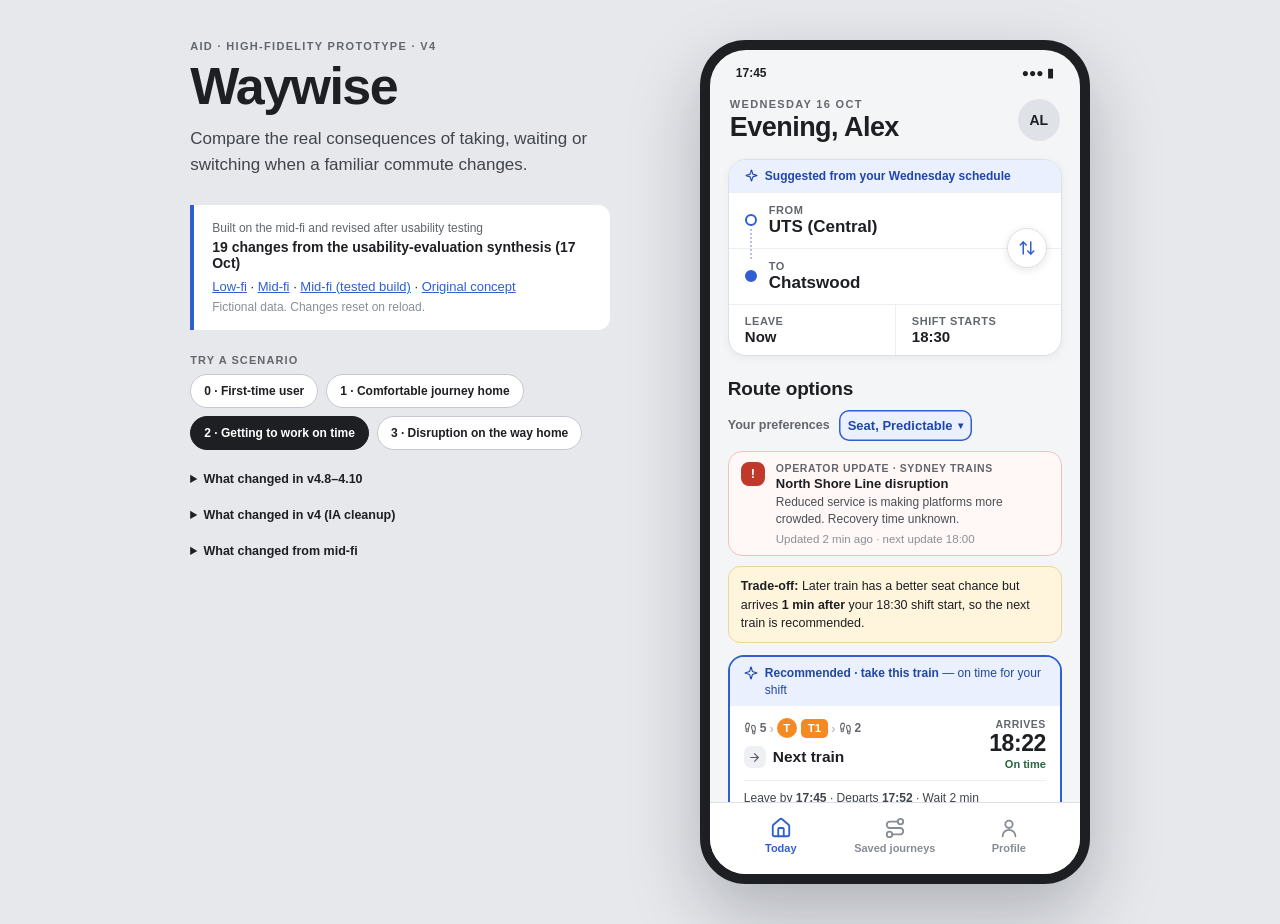
<file: index.html>
<!doctype html>
<html lang="en">
<head>
  <meta charset="utf-8">
  <meta name="viewport" content="width=device-width,initial-scale=1">
  <title>Waywise prototypes</title>
  <!-- The high-fidelity prototype lives at /hi-fi/ (same pattern as /low-fi/ and /mid-fi/).
       Old root links, including ?scenario=… parameters, are forwarded there. -->
  <script>location.replace("hi-fi/" + location.search + location.hash);</script>
  <meta http-equiv="refresh" content="0; url=hi-fi/">
  <link rel="canonical" href="hi-fi/">
  <style>body{margin:40px;font:15px/1.5 -apple-system,BlinkMacSystemFont,"Helvetica Neue",Arial,sans-serif;color:#1d1f23}a{color:#2f5fd0}</style>
</head>
<body>
  <p>Waywise high-fidelity prototype: <a href="hi-fi/">hi-fi/</a></p>
  <p>Other versions: <a href="mid-fi/">Mid-fi</a> · <a href="mid-fi-v1-tested/">Mid-fi (tested build)</a> · <a href="low-fi/">Low-fi</a> · <a href="concept/">Original concept</a></p>
</body>
</html>
</file>
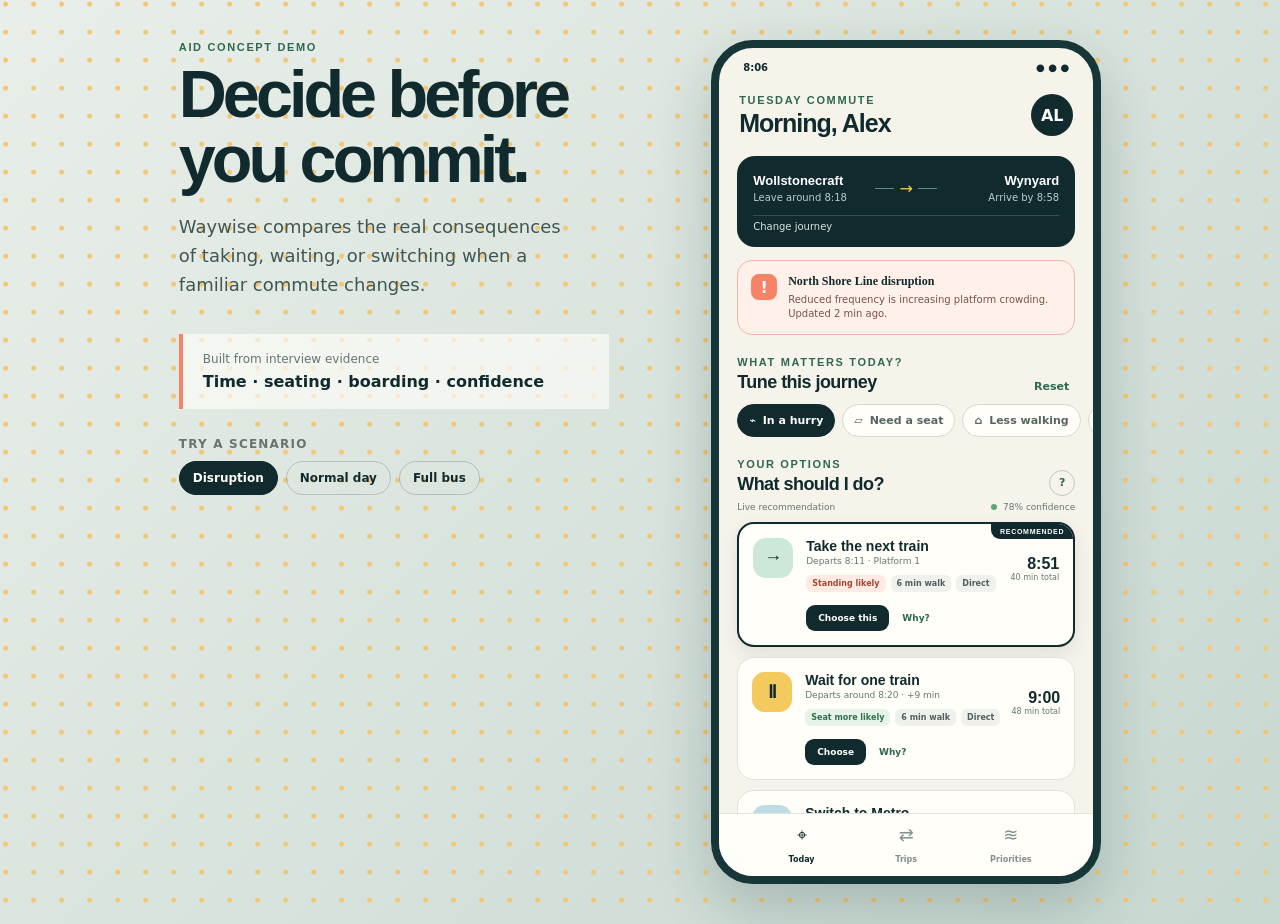
<file: concept/index.html>
<!doctype html>
<html lang="en">
<head>
  <meta charset="utf-8">
  <meta name="viewport" content="width=device-width, initial-scale=1, viewport-fit=cover">
  <meta name="theme-color" content="#102a2e">
  <meta name="description" content="A mobile prototype for personalised commute decisions under crowding and disruption.">
  <title>Waywise — Commute with confidence</title>
  <link rel="stylesheet" href="styles.css">
</head>
<body>
  <div class="demo-shell">
    <aside class="demo-notes" aria-label="Prototype notes">
      <p class="eyebrow">AID CONCEPT DEMO</p>
      <h1>Decide before<br>you commit.</h1>
      <p>Waywise compares the real consequences of taking, waiting, or switching when a familiar commute changes.</p>
      <div class="research-note">
        <span>Built from interview evidence</span>
        <strong>Time · seating · boarding · confidence</strong>
      </div>
      <div class="scenario-control" aria-label="Demo scenario">
        <span>Try a scenario</span>
        <button class="scenario active" data-scenario="disruption">Disruption</button>
        <button class="scenario" data-scenario="normal">Normal day</button>
        <button class="scenario" data-scenario="capacity">Full bus</button>
      </div>
    </aside>

    <main class="phone" aria-label="Waywise mobile app prototype">
      <div class="status-bar" aria-hidden="true"><span>8:06</span><span>● ● ●</span></div>

      <section class="screen active" id="today-screen" aria-labelledby="today-label">
        <header class="app-header">
          <div>
            <p class="overline">TUESDAY COMMUTE</p>
            <h2 id="today-label">Morning, Alex</h2>
          </div>
          <button class="avatar" id="open-scenarios" aria-label="Open demo scenario switcher">AL</button>
        </header>

        <article class="trip-summary">
          <div class="trip-row">
            <div>
              <span class="place">Wollstonecraft</span>
              <span class="time">Leave around 8:18</span>
            </div>
            <div class="journey-line" aria-hidden="true"><i></i><span>→</span><i></i></div>
            <div class="align-right">
              <span class="place">Wynyard</span>
              <span class="time">Arrive by 8:58</span>
            </div>
          </div>
          <button class="edit-trip" data-action="open-trip">Change journey</button>
        </article>

        <div class="alert-card" id="service-alert" role="status">
          <div class="alert-icon">!</div>
          <div>
            <strong id="alert-title">North Shore Line disruption</strong>
            <p id="alert-copy">Reduced frequency is increasing platform crowding. Updated 2 min ago.</p>
          </div>
        </div>

        <section class="context-section" aria-labelledby="context-heading">
          <div class="section-heading">
            <div>
              <p class="overline">WHAT MATTERS TODAY?</p>
              <h3 id="context-heading">Tune this journey</h3>
            </div>
            <button class="text-button" id="reset-context">Reset</button>
          </div>
          <div class="chips" role="group" aria-label="Journey preferences">
            <button class="chip active" data-pref="hurry" aria-pressed="true"><span>⌁</span> In a hurry</button>
            <button class="chip" data-pref="seat" aria-pressed="false"><span>▱</span> Need a seat</button>
            <button class="chip" data-pref="walk" aria-pressed="false"><span>⌂</span> Less walking</button>
            <button class="chip" data-pref="transfer" aria-pressed="false"><span>↗</span> Avoid transfers</button>
          </div>
        </section>

        <section class="options-section" aria-labelledby="options-heading">
          <div class="section-heading compact">
            <div>
              <p class="overline">YOUR OPTIONS</p>
              <h3 id="options-heading">What should I do?</h3>
            </div>
            <button class="info-button" id="open-method" aria-label="How recommendations work">?</button>
          </div>
          <div class="confidence-line"><span>Live recommendation</span><span><i></i> 78% confidence</span></div>

          <div id="route-options" class="route-options" aria-live="polite"></div>
        </section>

        <p class="data-note">Predictions combine current services with your journey preferences. Always follow official transport advice.</p>
      </section>

      <section class="screen" id="trips-screen" aria-labelledby="trips-label">
        <header class="app-header subpage">
          <div><p class="overline">WEEKLY ROUTINES</p><h2 id="trips-label">My week</h2></div>
          <button class="round-button" id="add-routine" aria-label="Add routine">+</button>
        </header>

        <div class="week-picker" role="tablist" aria-label="Choose a day">
          <button class="day active" role="tab" aria-selected="true" data-day="mon"><small>M</small><strong>14</strong><i class="work"></i></button>
          <button class="day" role="tab" aria-selected="false" data-day="tue"><small>T</small><strong>15</strong><i class="uni"></i></button>
          <button class="day" role="tab" aria-selected="false" data-day="wed"><small>W</small><strong>16</strong><i class="work"></i></button>
          <button class="day" role="tab" aria-selected="false" data-day="thu"><small>T</small><strong>17</strong><i class="uni"></i></button>
          <button class="day" role="tab" aria-selected="false" data-day="fri"><small>F</small><strong>18</strong><i class="home"></i></button>
          <button class="day" role="tab" aria-selected="false" data-day="sat"><small>S</small><strong>19</strong><i class="personal"></i></button>
          <button class="day" role="tab" aria-selected="false" data-day="sun"><small>S</small><strong>20</strong><i></i></button>
        </div>

        <article class="day-plan" id="day-plan" aria-live="polite"></article>

        <div class="section-heading routine-heading">
          <div><p class="overline">SAVED TEMPLATES</p><h3>Reuse a routine</h3></div>
          <button class="text-button" id="edit-week">Edit week</button>
        </div>
        <article class="saved-trip featured">
          <span class="saved-icon train">W</span>
          <div><strong>Office day</strong><p>Wollstonecraft → Wynyard</p><small>Out 8:15 · Return 17:30</small></div>
          <span class="service-status good">M · W</span>
        </article>
        <article class="saved-trip">
          <span class="saved-icon bus">U</span>
          <div><strong>University day</strong><p>Home → UTS</p><small>Out 9:10 · Return 16:00</small></div>
          <span class="service-status">T · T</span>
        </article>
        <article class="saved-trip">
          <span class="saved-icon home">H</span>
          <div><strong>Remote day</strong><p>No commute alerts</p><small>Notifications paused</small></div>
          <span class="service-status">F</span>
        </article>
      </section>

      <section class="screen" id="prefs-screen" aria-labelledby="prefs-label">
        <header class="app-header subpage">
          <div><p class="overline">PERSONALISATION</p><h2 id="prefs-label">My priorities</h2></div>
        </header>
        <p class="intro">These are your defaults. You can still tune each journey on the Today screen.</p>
        <div class="preference-card">
          <label for="time-slider"><span><strong>Arrival time</strong><small>Usually more important</small></span><output id="time-value">8</output></label>
          <input id="time-slider" type="range" min="1" max="10" value="8">
        </div>
        <div class="preference-card">
          <label for="seat-slider"><span><strong>Chance of a seat</strong><small>Important on journeys over 30 min</small></span><output id="seat-value">6</output></label>
          <input id="seat-slider" type="range" min="1" max="10" value="6">
        </div>
        <div class="preference-card">
          <label for="reliability-slider"><span><strong>Reliability</strong><small>Avoid uncertain connections</small></span><output id="reliability-value">9</output></label>
          <input id="reliability-slider" type="range" min="1" max="10" value="9">
        </div>
        <div class="toggle-card"><span><strong>Learn from my choices</strong><small>Adjust defaults, never today's choice</small></span><button class="toggle active" aria-pressed="true"><i></i></button></div>
        <div class="toggle-card"><span><strong>Actionable alerts only</strong><small>Notify me only when switching may help</small></span><button class="toggle active" aria-pressed="true"><i></i></button></div>
      </section>

      <nav class="bottom-nav" aria-label="Primary navigation">
        <button class="nav-item active" data-screen="today"><span>⌖</span><small>Today</small></button>
        <button class="nav-item" data-screen="trips"><span>⇄</span><small>Trips</small></button>
        <button class="nav-item" data-screen="prefs"><span>≋</span><small>Priorities</small></button>
      </nav>

      <div class="sheet-backdrop" id="sheet-backdrop"></div>
      <section class="bottom-sheet" id="method-sheet" role="dialog" aria-modal="true" aria-labelledby="method-title">
        <button class="sheet-handle" data-action="close-sheet" aria-label="Close"></button>
        <p class="overline">WHY THIS RECOMMENDATION?</p>
        <h3 id="method-title">Useful detail, not a black box.</h3>
        <div class="method-item"><span>1</span><div><strong>Current conditions</strong><p>Delay, frequency, capacity and last update.</p></div></div>
        <div class="method-item"><span>2</span><div><strong>Your context</strong><p>Today's quick choices override your normal defaults.</p></div></div>
        <div class="method-item"><span>3</span><div><strong>Honest confidence</strong><p>We show a range when the network is unstable.</p></div></div>
        <button class="primary full" data-action="close-sheet">Got it</button>
      </section>

      <section class="bottom-sheet" id="scenario-sheet" role="dialog" aria-modal="true" aria-labelledby="scenario-sheet-title">
        <button class="sheet-handle" data-action="close-sheet" aria-label="Close"></button>
        <p class="overline">DEMO CONTROLS · MOCK DATA</p>
        <h3 id="scenario-sheet-title">Switch scenario</h3>
        <div class="scenario-options" role="group" aria-label="Demo scenario">
          <button class="scenario active" data-scenario="disruption">Disruption</button>
          <button class="scenario" data-scenario="normal">Normal day</button>
          <button class="scenario" data-scenario="capacity">Full bus</button>
        </div>
        <button class="primary full" data-action="close-sheet">Done</button>
      </section>
      <section class="decision-toast" id="decision-toast" role="status" aria-live="polite">
        <span>✓</span><div><strong id="toast-title">Decision saved</strong><p id="toast-copy">We'll keep an eye on your journey.</p></div>
      </section>
    </main>
  </div>
  <script src="app.js"></script>
</body>
</html>
</file>
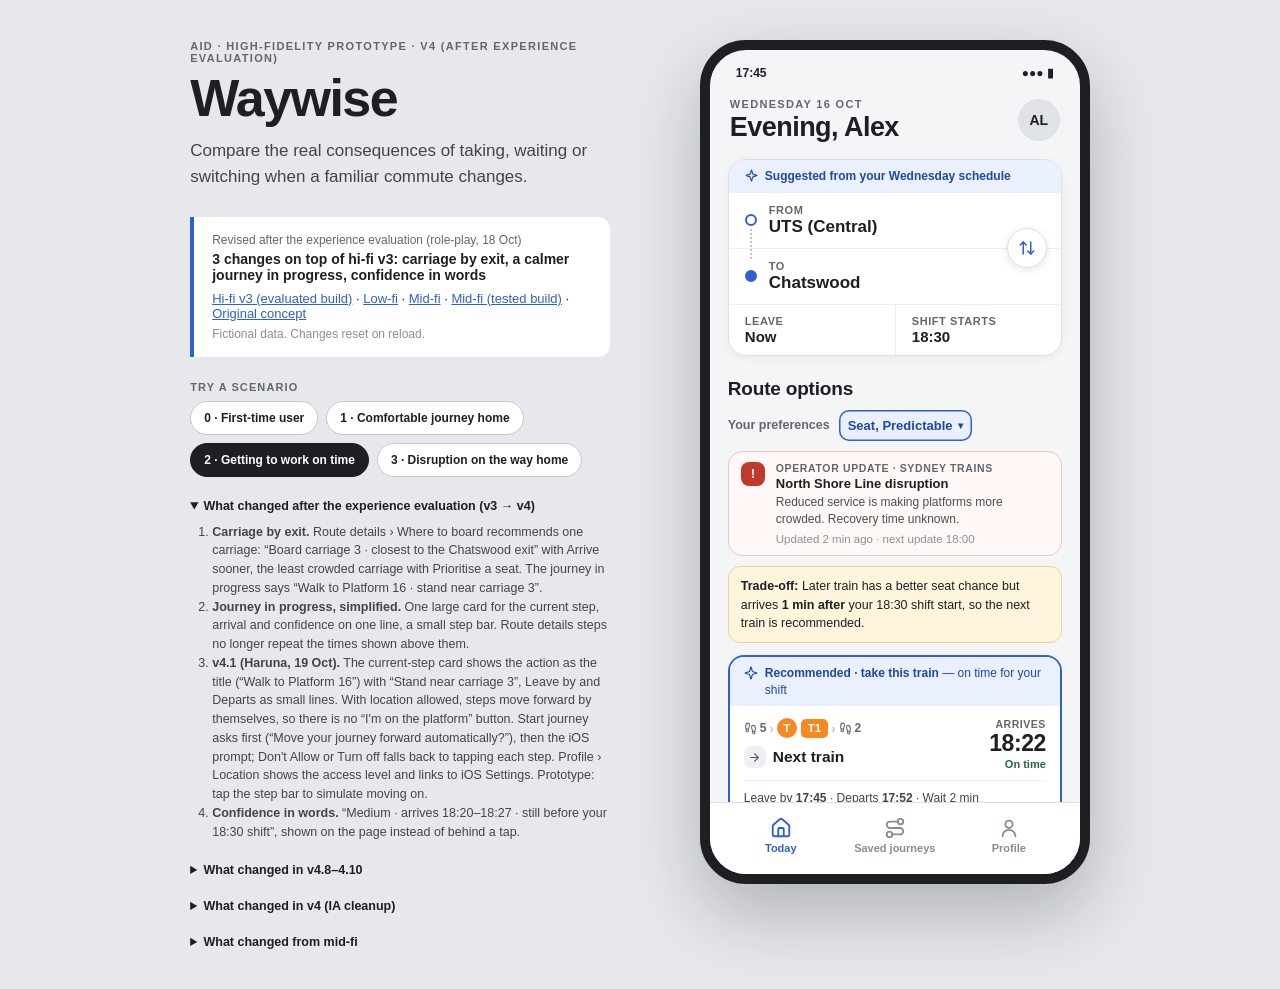
<file: hi-fi-v2/index.html>
<!doctype html>
<html lang="en">
<head>
  <meta charset="utf-8">
  <meta name="viewport" content="width=device-width,initial-scale=1,minimum-scale=1,maximum-scale=1,user-scalable=no,viewport-fit=cover,interactive-widget=resizes-content">
  <meta name="apple-mobile-web-app-capable" content="yes">
  <meta name="mobile-web-app-capable" content="yes">
  <meta name="apple-mobile-web-app-status-bar-style" content="default">
  <meta name="apple-mobile-web-app-title" content="Waywise">
  <meta name="theme-color" content="#f4f5f7">
  <meta name="description" content="Waywise high-fidelity prototype: personalised commute decisions under crowding and disruption.">
  <link rel="manifest" href="manifest.webmanifest">
  <link rel="apple-touch-icon" href="icons/waywise-180.png">
  <title>Waywise — High-fidelity prototype</title>
  <link rel="stylesheet" href="styles.css?v=202610191930">
</head>
<body>
  <div class="demo-shell">
    <aside class="demo-notes" aria-label="Prototype notes">
      <p class="eyebrow">AID · HIGH-FIDELITY PROTOTYPE · V4 (AFTER EXPERIENCE EVALUATION)</p>
      <h1>Waywise</h1>
      <p class="lede">Compare the real consequences of taking, waiting or switching when a familiar commute changes.</p>
      <div class="research-note">
        <span>Revised after the experience evaluation (role-play, 18 Oct)</span>
        <strong>3 changes on top of hi-fi v3: carriage by exit, a calmer journey in progress, confidence in words</strong>
        <p><a href="../hi-fi/">Hi-fi v3 (evaluated build)</a> · <a href="../low-fi/">Low-fi</a> · <a href="../mid-fi/">Mid-fi</a> · <a href="../mid-fi-v1-tested/">Mid-fi (tested build)</a> · <a href="../concept/">Original concept</a></p>
        <small>Fictional data. Changes reset on reload.</small>
      </div>
      <div class="scenario-control" aria-label="Demo scenario">
        <span>Try a scenario</span>
        <button class="scenario" data-scenario="newuser">0 · First-time user</button>
        <button class="scenario" data-scenario="capacity">1 · Comfortable journey home</button>
        <button class="scenario" data-scenario="disruption">2 · Getting to work on time</button>
        <button class="scenario" data-scenario="normal">3 · Disruption on the way home</button>
      </div>
      <details class="changes" open>
        <summary>What changed after the experience evaluation (v3 → v4)</summary>
        <ol>
          <li><b>Carriage by exit.</b> Route details › Where to board recommends one carriage: “Board carriage 3 · closest to the Chatswood exit” with Arrive sooner, the least crowded carriage with Prioritise a seat. The journey in progress says “Walk to Platform 16 · stand near carriage 3”.</li>
          <li><b>Journey in progress, simplified.</b> One large card for the current step, arrival and confidence on one line, a small step bar. Route details steps no longer repeat the times shown above them.</li>
          <li><b>v4.1 (Haruna, 19 Oct).</b> The current-step card shows the action as the title (“Walk to Platform 16”) with “Stand near carriage 3”, Leave by and Departs as small lines. With location allowed, steps move forward by themselves, so there is no “I'm on the platform” button. Start journey asks first (“Move your journey forward automatically?”), then the iOS prompt; Don't Allow or Turn off falls back to tapping each step. Profile › Location shows the access level and links to iOS Settings. Prototype: tap the step bar to simulate moving on.</li>
          <li><b>Confidence in words.</b> “Medium · arrives 18:20–18:27 · still before your 18:30 shift”, shown on the page instead of behind a tap.</li>
        </ol>
      </details>
      <details class="changes">
        <summary>What changed in v4.8–4.10</summary>
        <ol>
          <li>Saved journey = where (From/To); schedule = when (days + time). Route first, schedule optional. Merged into one Edit sheet in v4.13.</li>
          <li>After saving a journey: “Add to schedule” or “Not now”. Schedule has “Add to &lt;day&gt;”.</li>
          <li>Tap a scheduled trip: Show routes now, Change time or Remove, for only this date or every week; Edit saved journey changes the route.</li>
          <li>Route details: Start journey fixed at the bottom; “Not started yet” removed.</li>
          <li>Preferences: usual set (Profile) vs “This journey” on Today; “Select all that apply”; Save to usual preferences.</li>
          <li>Route cards show Departs and Wait; later services say how much later they leave.</li>
          <li>A shift start is a hard deadline: late options are never recommended.</li>
          <li>Usual preferences in Profile keep a level (how much each matters), as in the mid-fi; 0–10 from v4.12.</li>
          <li>Recommended route always listed first; leg icons no longer wrap; toast no longer covers the drawer collapse button; shorter preference chip.</li>
          <li>v4.12 · Profile: every preference is a 0–10 slider (0 = not considered), plus transport modes. Today: the same six preferences as checkboxes for this journey only (no levels, no transport modes); a link goes to Profile.</li>
          <li>Saved journeys: “Add journey” sits inside the Journeys view (top of the list); first-run save asks “Add to schedule?” like other saves.</li>
          <li>v4.13 · Saved journeys follow TripView: one row per one-way journey (From → To · name · repeat days). One Edit sheet holds route, name and optional repeat days + time; return trips are separate journeys (“Add return trip”).</li>
          <li>v4.13 · Route cards: every card shows “Details ›” (the whole card opens details); only the recommended card has Start.</li>
          <li>v4.14 · Every saved-journey list (Saved journeys, Change journey, Add to a day) uses one grouped-list style without icons; In Saved journeys, “+ Add” sits next to the list title so it stays reachable in long lists; Change journey and Add to a day keep “Add journey” as the last row. Swap arrows are vertical where From/To are stacked.</li>
          <li>v4.15 · Journeys list: From → To, optional name and a weekday tag (no times; times live in Edit and Schedule).</li>
          <li>Demo: tap the AL avatar on Today to switch scenario (as in the mid-fi); Profile no longer has the prototype switch. Today header shows weekday and date only. Change journey: back button sits above the From/To card.</li>
          <li>Transport modes: Today’s preferences use the same Train / Metro / Bus / Ferry / Light rail list as Profile (this journey only, or save to usual).</li>
        </ol>
      </details>
      <details class="changes">
        <summary>What changed in v4 (IA cleanup)</summary>
        <ol>
          <li>Every bottom sheet closes with an ×; primary actions stay pinned at the bottom.</li>
          <li>One set of preferences everywhere: Today and Profile edit the same list.</li>
          <li>Profile is one page: account sync, travel preferences and alerts (v4.8).</li>
          <li>Today uses simple preference checkboxes; how much each matters (0–10) lives in Profile (v4.12).</li>
          <li>Route cards slimmed to line, arrival, three badges, one warning and Start.</li>
          <li>“Why this route?” folded into Route details; close (×) vs collapse (⌄) disambiguated.</li>
        </ol>
      </details>
      <details class="changes">
        <summary>What changed from mid-fi</summary>
        <ol>
          <li>“Add your first journey” empty state; From and To are the only required fields.</li>
          <li>Trips → <b>Saved journeys</b>, with Use / Edit / Add actions.</li>
          <li>Weekday scheduling is optional; skip or change a single date.</li>
          <li>Route-based names (“UTS → Chatswood”); custom names optional.</li>
          <li><b>Profile</b> from the avatar: account sync, default preferences.</li>
          <li>Saved routes and return trips on Today, with a suggested journey.</li>
          <li>Separate scopes: today / saved journey / one date / recurring schedule.</li>
          <li>Tap a route or <b>View details</b> → Route details drawer → Start journey → <b>In progress</b> drawer (× collapses to a mini bar; End journey any time, with confirmation).</li>
          <li>Clear preference labels, “Select all that apply”, check marks.</li>
          <li>Today's choices vs saved defaults; explicit “Save as default”.</li>
          <li>More preferences: less waiting, predictable arrival, transport modes.</li>
          <li>Wait / Departs / Arrives shown separately.</li>
          <li>Consistent badges; active priorities emphasised with text.</li>
          <li>“Why this route?” with reasons, trade-offs and preference conflicts.</li>
          <li>“Arrival estimate confidence”, update times, operator vs prediction labels.</li>
          <li>Carriage-level crowding diagram with direction and update time.</li>
          <li>Compare alternatives from details and the active journey.</li>
          <li>Report carriage conditions, labelled as passenger reports.</li>
          <li>Share journey: arrival time once, or time-limited arrival updates.</li>
        </ol>
      </details>
    </aside>

    <main class="phone" id="phone" aria-label="Waywise mobile app prototype">
      <div class="status-bar" aria-hidden="true"><span id="clock">17:45</span><span>●●● ▮</span></div>

      <section class="screen" id="screen-today" aria-label="Today"></section>
      <section class="screen" id="screen-journeys" aria-label="Saved journeys"></section>
      <section class="screen" id="screen-profile" aria-label="Profile"></section>
      <div class="drawer-backdrop" id="drawer-backdrop" data-act="close-drawer"></div>
      <section class="screen overlay drawer" id="screen-details" aria-label="Route details"></section>
      <button class="mini-bar" id="mini-bar" data-act="open-active" aria-label="Open journey in progress"></button>

      <nav class="bottom-nav" aria-label="Primary navigation">
        <button class="nav-item" data-act="tab" data-tab="today"><svg viewBox="0 0 24 24"><path d="M3 10a2 2 0 0 1 .709-1.528l7-5.999a2 2 0 0 1 2.582 0l7 5.999A2 2 0 0 1 21 10v9a2 2 0 0 1-2 2H5a2 2 0 0 1-2-2z"/><path d="M15 21v-8a1 1 0 0 0-1-1h-4a1 1 0 0 0-1 1v8"/></svg><small>Today</small></button>
        <button class="nav-item" data-act="tab" data-tab="journeys"><svg viewBox="0 0 24 24"><circle cx="6" cy="19" r="3"/><path d="M9 19h8.5a3.5 3.5 0 0 0 0-7h-11a3.5 3.5 0 0 1 0-7H15"/><circle cx="18" cy="5" r="3"/></svg><small>Saved journeys</small></button>
        <button class="nav-item" data-act="tab" data-tab="profile"><svg viewBox="0 0 24 24"><circle cx="12" cy="8" r="4"/><path d="M19 21a7 7 0 0 0-14 0"/></svg><small>Profile</small></button>
      </nav>

      <section class="search-layer" id="search-layer" aria-label="Change journey"></section>
      <div class="sheet-backdrop" id="backdrop" data-act="close-sheet"></div>
      <section class="bottom-sheet" id="sheet" role="dialog" aria-modal="true"></section>
      <div class="toast" id="toast" role="status" aria-live="polite"></div>
      <div class="perm" id="perm"></div>
    </main>
  </div>
  <script src="app.js?v=202610191930"></script>
</body>
</html>
</file>
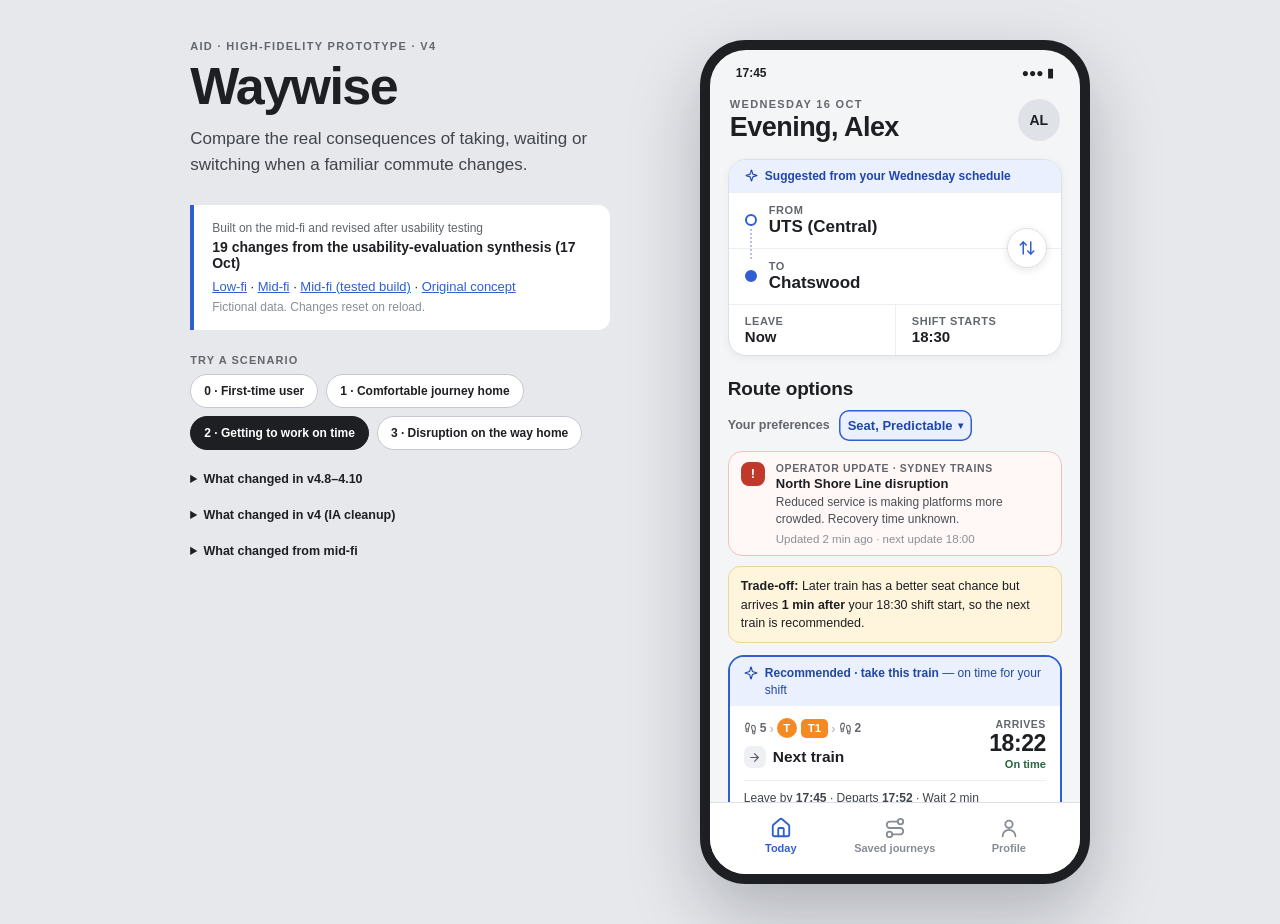
<file: hi-fi/index.html>
<!doctype html>
<html lang="en">
<head>
  <meta charset="utf-8">
  <meta name="viewport" content="width=device-width,initial-scale=1,minimum-scale=1,maximum-scale=1,user-scalable=no,viewport-fit=cover,interactive-widget=resizes-content">
  <meta name="apple-mobile-web-app-capable" content="yes">
  <meta name="mobile-web-app-capable" content="yes">
  <meta name="apple-mobile-web-app-status-bar-style" content="default">
  <meta name="apple-mobile-web-app-title" content="Waywise">
  <meta name="theme-color" content="#f4f5f7">
  <meta name="description" content="Waywise high-fidelity prototype: personalised commute decisions under crowding and disruption.">
  <link rel="manifest" href="manifest.webmanifest">
  <link rel="apple-touch-icon" href="icons/waywise-180.png">
  <title>Waywise — High-fidelity prototype</title>
  <link rel="stylesheet" href="styles.css?v=202610191820">
</head>
<body>
  <div class="demo-shell">
    <aside class="demo-notes" aria-label="Prototype notes">
      <p class="eyebrow">AID · HIGH-FIDELITY PROTOTYPE · V4</p>
      <h1>Waywise</h1>
      <p class="lede">Compare the real consequences of taking, waiting or switching when a familiar commute changes.</p>
      <div class="research-note">
        <span>Built on the mid-fi and revised after usability testing</span>
        <strong>19 changes from the usability-evaluation synthesis (17 Oct)</strong>
        <p><a href="../low-fi/">Low-fi</a> · <a href="../mid-fi/">Mid-fi</a> · <a href="../mid-fi-v1-tested/">Mid-fi (tested build)</a> · <a href="../concept/">Original concept</a></p>
        <small>Fictional data. Changes reset on reload.</small>
      </div>
      <div class="scenario-control" aria-label="Demo scenario">
        <span>Try a scenario</span>
        <button class="scenario" data-scenario="newuser">0 · First-time user</button>
        <button class="scenario" data-scenario="capacity">1 · Comfortable journey home</button>
        <button class="scenario" data-scenario="disruption">2 · Getting to work on time</button>
        <button class="scenario" data-scenario="normal">3 · Disruption on the way home</button>
      </div>
      <details class="changes">
        <summary>What changed in v4.8–4.10</summary>
        <ol>
          <li>Saved journey = where (From/To); schedule = when (days + time). Route first, schedule optional. Merged into one Edit sheet in v4.13.</li>
          <li>After saving a journey: “Add to schedule” or “Not now”. Schedule has “Add to &lt;day&gt;”.</li>
          <li>Tap a scheduled trip: Show routes now, Change time or Remove, for only this date or every week; Edit saved journey changes the route.</li>
          <li>Route details: Start journey fixed at the bottom; “Not started yet” removed.</li>
          <li>Preferences: usual set (Profile) vs “This journey” on Today; “Select all that apply”; Save to usual preferences.</li>
          <li>Route cards show Departs and Wait; later services say how much later they leave.</li>
          <li>A shift start is a hard deadline: late options are never recommended.</li>
          <li>Usual preferences in Profile keep a level (how much each matters), as in the mid-fi; 0–10 from v4.12.</li>
          <li>Recommended route always listed first; leg icons no longer wrap; toast no longer covers the drawer collapse button; shorter preference chip.</li>
          <li>v4.12 · Profile: every preference is a 0–10 slider (0 = not considered), plus transport modes. Today: the same six preferences as checkboxes for this journey only (no levels, no transport modes); a link goes to Profile.</li>
          <li>Saved journeys: “Add journey” sits inside the Journeys view (top of the list); first-run save asks “Add to schedule?” like other saves.</li>
          <li>v4.13 · Saved journeys follow TripView: one row per one-way journey (From → To · name · repeat days). One Edit sheet holds route, name and optional repeat days + time; return trips are separate journeys (“Add return trip”).</li>
          <li>v4.13 · Route cards: every card shows “Details ›” (the whole card opens details); only the recommended card has Start.</li>
          <li>v4.14 · Every saved-journey list (Saved journeys, Change journey, Add to a day) uses one grouped-list style without icons; In Saved journeys, “+ Add” sits next to the list title so it stays reachable in long lists; Change journey and Add to a day keep “Add journey” as the last row. Swap arrows are vertical where From/To are stacked.</li>
          <li>v4.15 · Journeys list: From → To, optional name and a weekday tag (no times; times live in Edit and Schedule).</li>
          <li>Demo: tap the AL avatar on Today to switch scenario (as in the mid-fi); Profile no longer has the prototype switch. Today header shows weekday and date only. Change journey: back button sits above the From/To card.</li>
          <li>Transport modes: Today’s preferences use the same Train / Metro / Bus / Ferry / Light rail list as Profile (this journey only, or save to usual).</li>
        </ol>
      </details>
      <details class="changes">
        <summary>What changed in v4 (IA cleanup)</summary>
        <ol>
          <li>Every bottom sheet closes with an ×; primary actions stay pinned at the bottom.</li>
          <li>One set of preferences everywhere: Today and Profile edit the same list.</li>
          <li>Profile is one page: account sync, travel preferences and alerts (v4.8).</li>
          <li>Today uses simple preference checkboxes; how much each matters (0–10) lives in Profile (v4.12).</li>
          <li>Route cards slimmed to line, arrival, three badges, one warning and Start.</li>
          <li>“Why this route?” folded into Route details; close (×) vs collapse (⌄) disambiguated.</li>
        </ol>
      </details>
      <details class="changes">
        <summary>What changed from mid-fi</summary>
        <ol>
          <li>“Add your first journey” empty state; From and To are the only required fields.</li>
          <li>Trips → <b>Saved journeys</b>, with Use / Edit / Add actions.</li>
          <li>Weekday scheduling is optional; skip or change a single date.</li>
          <li>Route-based names (“UTS → Chatswood”); custom names optional.</li>
          <li><b>Profile</b> from the avatar: account sync, default preferences.</li>
          <li>Saved routes and return trips on Today, with a suggested journey.</li>
          <li>Separate scopes: today / saved journey / one date / recurring schedule.</li>
          <li>Tap a route or <b>View details</b> → Route details drawer → Start journey → <b>In progress</b> drawer (× collapses to a mini bar; End journey any time, with confirmation).</li>
          <li>Clear preference labels, “Select all that apply”, check marks.</li>
          <li>Today's choices vs saved defaults; explicit “Save as default”.</li>
          <li>More preferences: less waiting, predictable arrival, transport modes.</li>
          <li>Wait / Departs / Arrives shown separately.</li>
          <li>Consistent badges; active priorities emphasised with text.</li>
          <li>“Why this route?” with reasons, trade-offs and preference conflicts.</li>
          <li>“Arrival estimate confidence”, update times, operator vs prediction labels.</li>
          <li>Carriage-level crowding diagram with direction and update time.</li>
          <li>Compare alternatives from details and the active journey.</li>
          <li>Report carriage conditions, labelled as passenger reports.</li>
          <li>Share journey: arrival time once, or time-limited arrival updates.</li>
        </ol>
      </details>
    </aside>

    <main class="phone" id="phone" aria-label="Waywise mobile app prototype">
      <div class="status-bar" aria-hidden="true"><span id="clock">17:45</span><span>●●● ▮</span></div>

      <section class="screen" id="screen-today" aria-label="Today"></section>
      <section class="screen" id="screen-journeys" aria-label="Saved journeys"></section>
      <section class="screen" id="screen-profile" aria-label="Profile"></section>
      <div class="drawer-backdrop" id="drawer-backdrop" data-act="close-drawer"></div>
      <section class="screen overlay drawer" id="screen-details" aria-label="Route details"></section>
      <button class="mini-bar" id="mini-bar" data-act="open-active" aria-label="Open journey in progress"></button>

      <nav class="bottom-nav" aria-label="Primary navigation">
        <button class="nav-item" data-act="tab" data-tab="today"><svg viewBox="0 0 24 24"><path d="M3 10a2 2 0 0 1 .709-1.528l7-5.999a2 2 0 0 1 2.582 0l7 5.999A2 2 0 0 1 21 10v9a2 2 0 0 1-2 2H5a2 2 0 0 1-2-2z"/><path d="M15 21v-8a1 1 0 0 0-1-1h-4a1 1 0 0 0-1 1v8"/></svg><small>Today</small></button>
        <button class="nav-item" data-act="tab" data-tab="journeys"><svg viewBox="0 0 24 24"><circle cx="6" cy="19" r="3"/><path d="M9 19h8.5a3.5 3.5 0 0 0 0-7h-11a3.5 3.5 0 0 1 0-7H15"/><circle cx="18" cy="5" r="3"/></svg><small>Saved journeys</small></button>
        <button class="nav-item" data-act="tab" data-tab="profile"><svg viewBox="0 0 24 24"><circle cx="12" cy="8" r="4"/><path d="M19 21a7 7 0 0 0-14 0"/></svg><small>Profile</small></button>
      </nav>

      <section class="search-layer" id="search-layer" aria-label="Change journey"></section>
      <div class="sheet-backdrop" id="backdrop" data-act="close-sheet"></div>
      <section class="bottom-sheet" id="sheet" role="dialog" aria-modal="true"></section>
      <div class="toast" id="toast" role="status" aria-live="polite"></div>
      <div class="perm" id="perm"></div>
    </main>
  </div>
  <script src="app.js?v=202610191820"></script>
</body>
</html>
</file>
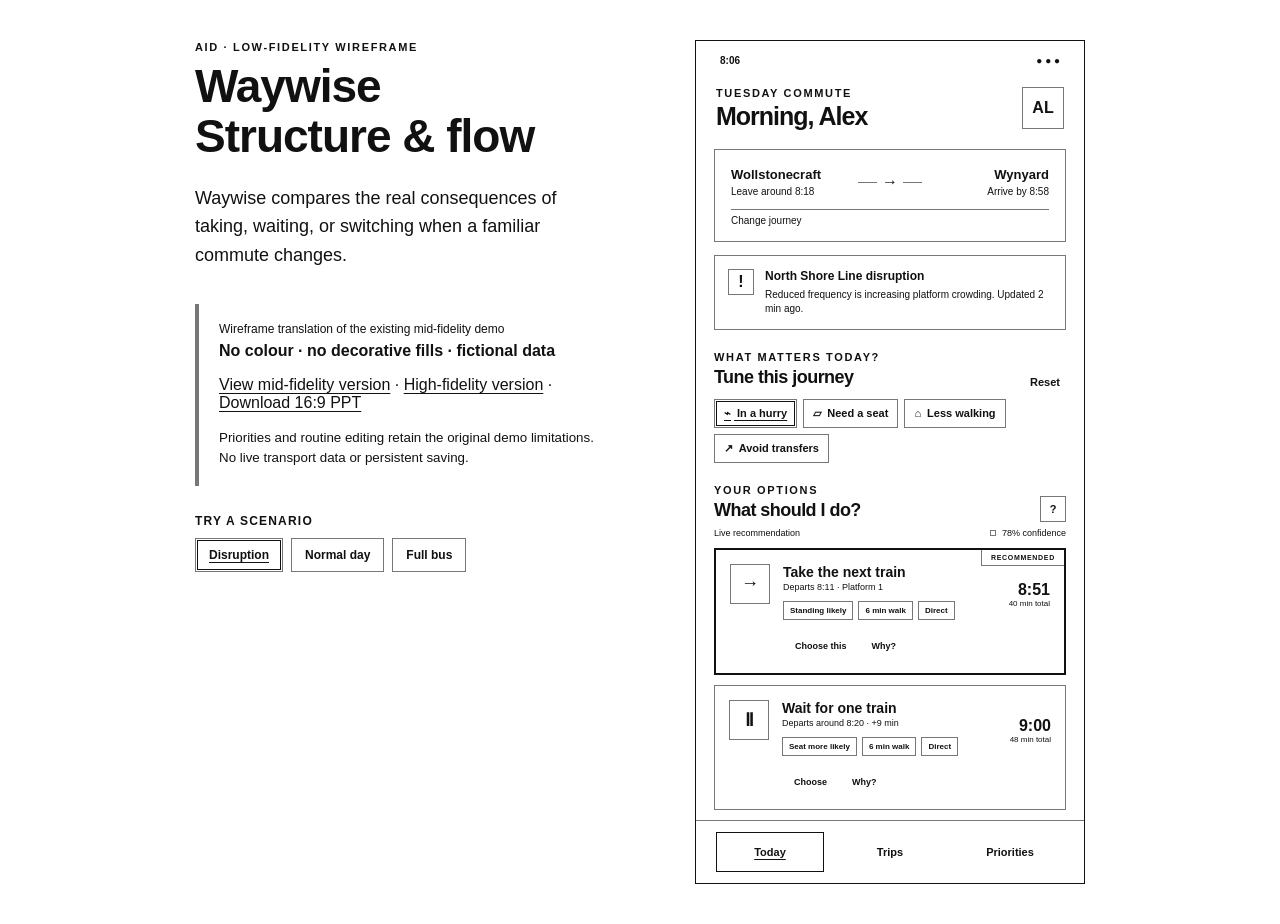
<file: low-fi/index.html>
<!doctype html>
<html lang="en">
<head>
  <meta charset="utf-8">
  <meta name="viewport" content="width=device-width, initial-scale=1, viewport-fit=cover">
  <meta name="theme-color" content="#ffffff">
  <meta name="description" content="A mobile prototype for personalised commute decisions under crowding and disruption.">
  <title>Waywise — Low-fidelity wireframes</title>
  <link rel="stylesheet" href="styles.css">
  <link rel="stylesheet" href="wireframe.css">
</head>
<body>
  <div class="demo-shell">
    <aside class="demo-notes" aria-label="Prototype notes">
      <p class="eyebrow">AID · LOW-FIDELITY WIREFRAME</p>
      <h1>Waywise<br>Structure & flow</h1>
      <p>Waywise compares the real consequences of taking, waiting, or switching when a familiar commute changes.</p>
      <div class="research-note">
        <span>Wireframe translation of the existing mid-fidelity demo</span>
        <strong>No colour · no decorative fills · fictional data</strong>
        <p><a href="../mid-fi/">View mid-fidelity version</a> · <a href="../">High-fidelity version</a> · <a href="Waywise-Low-Fidelity-16x9.pptx">Download 16:9 PPT</a></p>
        <small>Priorities and routine editing retain the original demo limitations. No live transport data or persistent saving.</small>
      </div>
      <div class="scenario-control" aria-label="Demo scenario">
        <span>Try a scenario</span>
        <button class="scenario active" data-scenario="disruption">Disruption</button>
        <button class="scenario" data-scenario="normal">Normal day</button>
        <button class="scenario" data-scenario="capacity">Full bus</button>
      </div>
    </aside>

    <main class="phone" aria-label="Waywise mobile app prototype">
      <div class="status-bar" aria-hidden="true"><span>8:06</span><span>● ● ●</span></div>

      <section class="screen active" id="today-screen" aria-labelledby="today-label">
        <header class="app-header">
          <div>
            <p class="overline">TUESDAY COMMUTE</p>
            <h2 id="today-label">Morning, Alex</h2>
          </div>
          <button class="avatar" id="open-scenarios" aria-label="Open demo scenario switcher">AL</button>
        </header>

        <article class="trip-summary">
          <div class="trip-row">
            <div>
              <span class="place">Wollstonecraft</span>
              <span class="time">Leave around 8:18</span>
            </div>
            <div class="journey-line" aria-hidden="true"><i></i><span>→</span><i></i></div>
            <div class="align-right">
              <span class="place">Wynyard</span>
              <span class="time">Arrive by 8:58</span>
            </div>
          </div>
          <button class="edit-trip" data-action="open-trip">Change journey</button>
        </article>

        <div class="alert-card" id="service-alert" role="status">
          <div class="alert-icon">!</div>
          <div>
            <strong id="alert-title">North Shore Line disruption</strong>
            <p id="alert-copy">Reduced frequency is increasing platform crowding. Updated 2 min ago.</p>
          </div>
        </div>

        <section class="context-section" aria-labelledby="context-heading">
          <div class="section-heading">
            <div>
              <p class="overline">WHAT MATTERS TODAY?</p>
              <h3 id="context-heading">Tune this journey</h3>
            </div>
            <button class="text-button" id="reset-context">Reset</button>
          </div>
          <div class="chips" role="group" aria-label="Journey preferences">
            <button class="chip active" data-pref="hurry" aria-pressed="true"><span>⌁</span> In a hurry</button>
            <button class="chip" data-pref="seat" aria-pressed="false"><span>▱</span> Need a seat</button>
            <button class="chip" data-pref="walk" aria-pressed="false"><span>⌂</span> Less walking</button>
            <button class="chip" data-pref="transfer" aria-pressed="false"><span>↗</span> Avoid transfers</button>
          </div>
        </section>

        <section class="options-section" aria-labelledby="options-heading">
          <div class="section-heading compact">
            <div>
              <p class="overline">YOUR OPTIONS</p>
              <h3 id="options-heading">What should I do?</h3>
            </div>
            <button class="info-button" id="open-method" aria-label="How recommendations work">?</button>
          </div>
          <div class="confidence-line"><span>Live recommendation</span><span><i></i> 78% confidence</span></div>

          <div id="route-options" class="route-options" aria-live="polite"></div>
        </section>

        <p class="data-note">Predictions combine current services with your journey preferences. Always follow official transport advice.</p>
      </section>

      <section class="screen" id="trips-screen" aria-labelledby="trips-label">
        <header class="app-header subpage">
          <div><p class="overline">WEEKLY ROUTINES</p><h2 id="trips-label">My week</h2></div>
          <button class="round-button" id="add-routine" aria-label="Add routine">+</button>
        </header>

        <div class="week-picker" role="tablist" aria-label="Choose a day">
          <button class="day active" role="tab" aria-selected="true" data-day="mon"><small>M</small><strong>14</strong><i class="work"></i></button>
          <button class="day" role="tab" aria-selected="false" data-day="tue"><small>T</small><strong>15</strong><i class="uni"></i></button>
          <button class="day" role="tab" aria-selected="false" data-day="wed"><small>W</small><strong>16</strong><i class="work"></i></button>
          <button class="day" role="tab" aria-selected="false" data-day="thu"><small>T</small><strong>17</strong><i class="uni"></i></button>
          <button class="day" role="tab" aria-selected="false" data-day="fri"><small>F</small><strong>18</strong><i class="home"></i></button>
          <button class="day" role="tab" aria-selected="false" data-day="sat"><small>S</small><strong>19</strong><i class="personal"></i></button>
          <button class="day" role="tab" aria-selected="false" data-day="sun"><small>S</small><strong>20</strong><i></i></button>
        </div>

        <article class="day-plan" id="day-plan" aria-live="polite"></article>

        <div class="section-heading routine-heading">
          <div><p class="overline">SAVED TEMPLATES</p><h3>Reuse a routine</h3></div>
          <button class="text-button" id="edit-week">Edit week</button>
        </div>
        <article class="saved-trip featured">
          <span class="saved-icon train">W</span>
          <div><strong>Office day</strong><p>Wollstonecraft → Wynyard</p><small>Out 8:15 · Return 17:30</small></div>
          <span class="service-status good">M · W</span>
        </article>
        <article class="saved-trip">
          <span class="saved-icon bus">U</span>
          <div><strong>University day</strong><p>Home → UTS</p><small>Out 9:10 · Return 16:00</small></div>
          <span class="service-status">T · T</span>
        </article>
        <article class="saved-trip">
          <span class="saved-icon home">H</span>
          <div><strong>Remote day</strong><p>No commute alerts</p><small>Notifications paused</small></div>
          <span class="service-status">F</span>
        </article>
      </section>

      <section class="screen" id="prefs-screen" aria-labelledby="prefs-label">
        <header class="app-header subpage">
          <div><p class="overline">PERSONALISATION</p><h2 id="prefs-label">My priorities</h2></div>
        </header>
        <p class="intro">These are your defaults. You can still tune each journey on the Today screen.</p>
        <div class="preference-card">
          <label for="time-slider"><span><strong>Arrival time</strong><small>Usually more important</small></span><output id="time-value">8</output></label>
          <input id="time-slider" type="range" min="1" max="10" value="8">
        </div>
        <div class="preference-card">
          <label for="seat-slider"><span><strong>Chance of a seat</strong><small>Important on journeys over 30 min</small></span><output id="seat-value">6</output></label>
          <input id="seat-slider" type="range" min="1" max="10" value="6">
        </div>
        <div class="preference-card">
          <label for="reliability-slider"><span><strong>Reliability</strong><small>Avoid uncertain connections</small></span><output id="reliability-value">9</output></label>
          <input id="reliability-slider" type="range" min="1" max="10" value="9">
        </div>
        <div class="toggle-card"><span><strong>Learn from my choices</strong><small>Adjust defaults, never today's choice</small></span><button class="toggle active" aria-pressed="true"><i></i></button></div>
        <div class="toggle-card"><span><strong>Actionable alerts only</strong><small>Notify me only when switching may help</small></span><button class="toggle active" aria-pressed="true"><i></i></button></div>
      </section>

      <nav class="bottom-nav" aria-label="Primary navigation">
        <button class="nav-item active" data-screen="today"><span>⌖</span><small>Today</small></button>
        <button class="nav-item" data-screen="trips"><span>⇄</span><small>Trips</small></button>
        <button class="nav-item" data-screen="prefs"><span>≋</span><small>Priorities</small></button>
      </nav>

      <div class="sheet-backdrop" id="sheet-backdrop"></div>
      <section class="bottom-sheet" id="method-sheet" role="dialog" aria-modal="true" aria-labelledby="method-title">
        <button class="sheet-handle" data-action="close-sheet" aria-label="Close"></button>
        <p class="overline">WHY THIS RECOMMENDATION?</p>
        <h3 id="method-title">Useful detail, not a black box.</h3>
        <div class="method-item"><span>1</span><div><strong>Current conditions</strong><p>Delay, frequency, capacity and last update.</p></div></div>
        <div class="method-item"><span>2</span><div><strong>Your context</strong><p>Today's quick choices override your normal defaults.</p></div></div>
        <div class="method-item"><span>3</span><div><strong>Honest confidence</strong><p>We show a range when the network is unstable.</p></div></div>
        <button class="primary full" data-action="close-sheet">Got it</button>
      </section>

      <section class="bottom-sheet" id="scenario-sheet" role="dialog" aria-modal="true" aria-labelledby="scenario-sheet-title">
        <button class="sheet-handle" data-action="close-sheet" aria-label="Close"></button>
        <p class="overline">DEMO CONTROLS · MOCK DATA</p>
        <h3 id="scenario-sheet-title">Switch scenario</h3>
        <div class="scenario-options" role="group" aria-label="Demo scenario">
          <button class="scenario active" data-scenario="disruption">Disruption</button>
          <button class="scenario" data-scenario="normal">Normal day</button>
          <button class="scenario" data-scenario="capacity">Full bus</button>
        </div>
        <button class="primary full" data-action="close-sheet">Done</button>
      </section>
      <section class="decision-toast" id="decision-toast" role="status" aria-live="polite">
        <span>✓</span><div><strong id="toast-title">Decision saved</strong><p id="toast-copy">We'll keep an eye on your journey.</p></div>
      </section>
    </main>
  </div>
  <script src="app.js"></script>
</body>
</html>
</file>
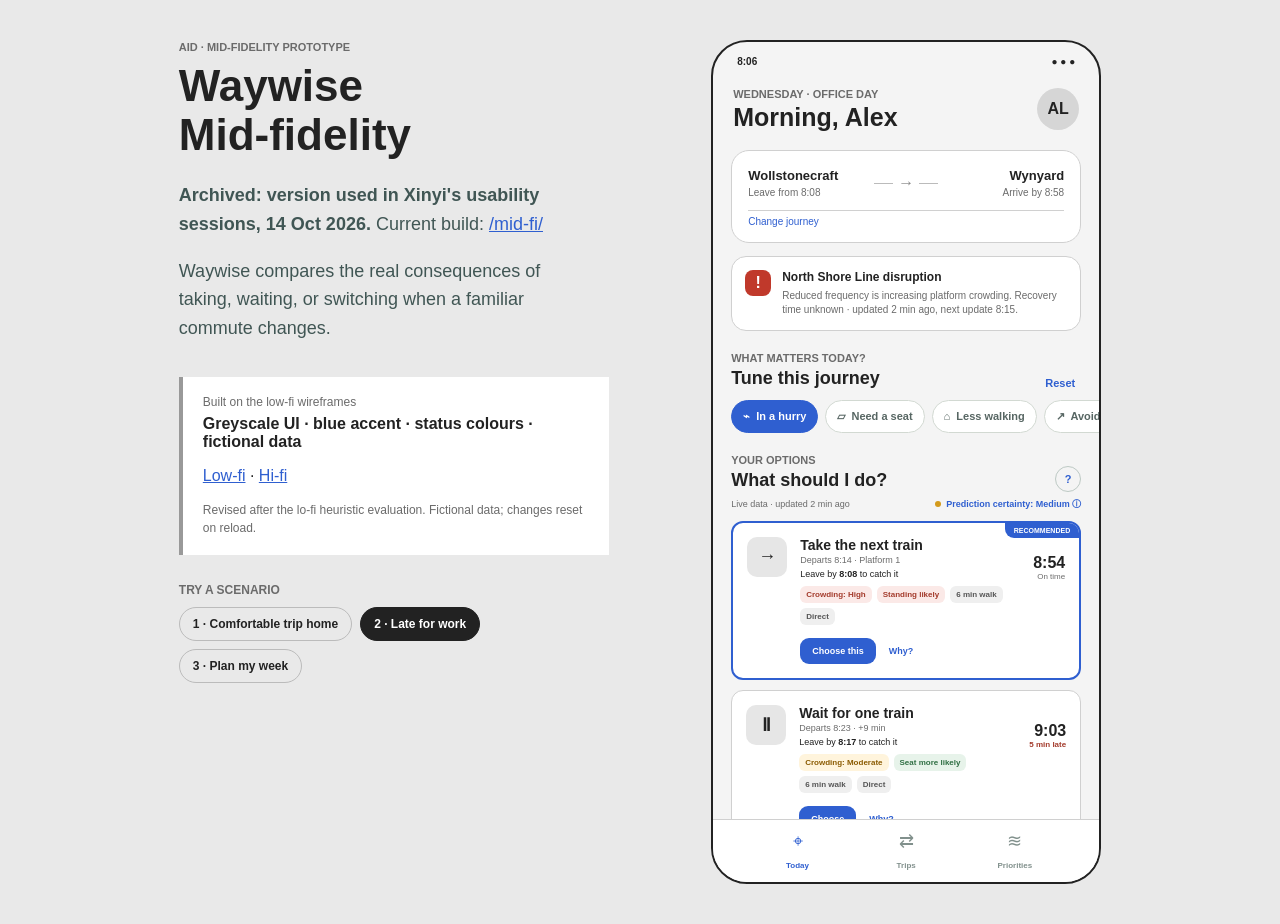
<file: mid-fi-v1-tested/index.html>
<!doctype html>
<html lang="en">
<head>
  <meta charset="utf-8">
  <meta name="viewport" content="width=device-width,initial-scale=1,minimum-scale=1,maximum-scale=1,user-scalable=no,viewport-fit=cover,interactive-widget=resizes-content">
  <meta name="apple-mobile-web-app-capable" content="yes">
  <meta name="mobile-web-app-capable" content="yes">
  <meta name="apple-mobile-web-app-status-bar-style" content="default">
  <meta name="apple-mobile-web-app-title" content="Waywise">
  <link rel="manifest" href="manifest.webmanifest">
  <meta name="theme-color" content="#f4f4f4">
  <meta name="apple-mobile-web-app-capable" content="yes">
  <meta name="mobile-web-app-capable" content="yes">
  <meta name="apple-mobile-web-app-status-bar-style" content="default">
  <meta name="apple-mobile-web-app-title" content="Waywise v1 tested">
  <link rel="manifest" href="manifest.webmanifest">
  <meta name="description" content="A mobile prototype for personalised commute decisions under crowding and disruption.">
  <title>Waywise — Mid-fi (version tested 14 Oct)</title>
  <link rel="stylesheet" href="styles.css?v=202610141844">
  <link rel="stylesheet" href="midfi.css?v=202610141844">
</head>
<body>
  <div class="demo-shell">
    <aside class="demo-notes" aria-label="Prototype notes">
      <p class="eyebrow">AID · MID-FIDELITY PROTOTYPE</p>
      <h1>Waywise<br>Mid-fidelity</h1>
      <p><strong>Archived: version used in Xinyi's usability sessions, 14 Oct 2026.</strong> Current build: <a href="../mid-fi/">/mid-fi/</a></p>
      <p>Waywise compares the real consequences of taking, waiting, or switching when a familiar commute changes.</p>
      <div class="research-note">
        <span>Built on the low-fi wireframes</span>
        <strong>Greyscale UI · blue accent · status colours · fictional data</strong>
        <p><a href="../low-fi/">Low-fi</a> · <a href="../">Hi-fi</a></p>
        <small>Revised after the lo-fi heuristic evaluation. Fictional data; changes reset on reload.</small>
      </div>
      <div class="scenario-control" aria-label="Demo scenario">
        <span>Try a scenario</span>
        <button class="scenario" data-scenario="capacity">1 · Comfortable trip home</button>
        <button class="scenario active" data-scenario="disruption">2 · Late for work</button>
        <button class="scenario" data-scenario="normal">3 · Plan my week</button>
      </div>
    </aside>

    <main class="phone" aria-label="Waywise mobile app prototype">
      <div class="status-bar" aria-hidden="true"><span>8:06</span><span>● ● ●</span></div>

      <section class="screen active" id="today-screen" aria-labelledby="today-label">
        <header class="app-header">
          <div>
            <p class="overline">WEDNESDAY · OFFICE DAY</p>
            <h2 id="today-label">Morning, Alex</h2>
          </div>
          <button class="avatar" id="open-scenarios" aria-label="Open demo scenario switcher">AL</button>
        </header>

        <article class="trip-summary">
          <div class="trip-row">
            <div>
              <span class="place">Wollstonecraft</span>
              <span class="time">Leave around 8:18</span>
            </div>
            <div class="journey-line" aria-hidden="true"><i></i><span>→</span><i></i></div>
            <div class="align-right">
              <span class="place">Wynyard</span>
              <span class="time">Arrive by 8:58</span>
            </div>
          </div>
          <button class="edit-trip" data-action="open-trip">Change journey</button>
        </article>

        <div class="alert-card" id="service-alert" role="status">
          <div class="alert-icon">!</div>
          <div>
            <strong id="alert-title">North Shore Line disruption</strong>
            <p id="alert-copy">Reduced frequency is increasing platform crowding. Updated 2 min ago.</p>
          </div>
        </div>

        <section class="context-section" aria-labelledby="context-heading">
          <div class="section-heading">
            <div>
              <p class="overline">WHAT MATTERS TODAY?</p>
              <h3 id="context-heading">Tune this journey</h3>
            </div>
            <button class="text-button" id="reset-context">Reset</button>
          </div>
          <div class="chips" role="group" aria-label="Journey preferences">
            <button class="chip active" data-pref="hurry" aria-pressed="true"><span>⌁</span> In a hurry</button>
            <button class="chip" data-pref="seat" aria-pressed="false"><span>▱</span> Need a seat</button>
            <button class="chip" data-pref="walk" aria-pressed="false"><span>⌂</span> Less walking</button>
            <button class="chip" data-pref="transfer" aria-pressed="false"><span>↗</span> Avoid transfers</button>
          </div>
        </section>

        <section class="options-section" aria-labelledby="options-heading">
          <div class="section-heading compact">
            <div>
              <p class="overline">YOUR OPTIONS</p>
              <h3 id="options-heading">What should I do?</h3>
            </div>
            <button class="info-button" id="open-method" aria-label="How recommendations work">?</button>
          </div>
          <div class="confidence-line"></div>

          <div id="route-options" class="route-options" aria-live="polite"></div>
        </section>

        <p class="data-note">Predictions combine current services with your journey preferences. Always follow official transport advice.</p>
      </section>

      <section class="screen" id="trips-screen" aria-labelledby="trips-label">
        <header class="app-header subpage">
          <div><p class="overline">WEEKLY ROUTINES</p><h2 id="trips-label">My week</h2></div>
          <button class="round-button" id="add-routine" aria-label="Add routine">+</button>
        </header>

        <div class="week-picker" role="tablist" aria-label="Choose a day">
          <button class="day" role="tab" aria-selected="false" data-day="mon"><small>M</small><strong>14</strong><i class="work"></i></button>
          <button class="day" role="tab" aria-selected="false" data-day="tue"><small>T</small><strong>15</strong><i class="uni"></i></button>
          <button class="day active" role="tab" aria-selected="true" data-day="wed"><small>W</small><strong>16</strong><i class="work"></i></button>
          <button class="day" role="tab" aria-selected="false" data-day="thu"><small>T</small><strong>17</strong><i class="uni"></i></button>
          <button class="day" role="tab" aria-selected="false" data-day="fri"><small>F</small><strong>18</strong><i class="home"></i></button>
          <button class="day" role="tab" aria-selected="false" data-day="sat"><small>S</small><strong>19</strong><i class="personal"></i></button>
          <button class="day" role="tab" aria-selected="false" data-day="sun"><small>S</small><strong>20</strong><i></i></button>
        </div>

        <article class="day-plan" id="day-plan" aria-live="polite"></article>

        <div class="section-heading routine-heading">
          <div><p class="overline">SAVED TEMPLATES</p><h3>Reuse a routine</h3></div>
          <button class="text-button" id="edit-week">Edit week</button>
        </div>
        <article class="saved-trip featured" data-template="office" role="button" tabindex="0" aria-label="Use Office day template">
          <span class="saved-icon train">W</span>
          <div><strong>Office day</strong><p>Wollstonecraft → Wynyard</p><small>Out 8:15 · Return 17:30</small></div>
          <span class="service-status good">M · W</span>
        </article>
        <article class="saved-trip" data-template="uni" role="button" tabindex="0" aria-label="Use University day template">
          <span class="saved-icon bus">U</span>
          <div><strong>University day</strong><p>Home → UTS</p><small>Out 9:10 · Return 16:00</small></div>
          <span class="service-status">T · T</span>
        </article>
        <article class="saved-trip" data-template="remote" role="button" tabindex="0" aria-label="Use Remote day template">
          <span class="saved-icon home">H</span>
          <div><strong>Remote day</strong><p>No commute alerts</p><small>Notifications paused</small></div>
          <span class="service-status">F</span>
        </article>
      </section>

      <section class="screen" id="prefs-screen" aria-labelledby="prefs-label">
        <header class="app-header subpage">
          <div><p class="overline">PERSONALISATION</p><h2 id="prefs-label">My priorities</h2></div>
        </header>
        <p class="intro">How much each factor matters on a normal day (1–10). Higher numbers push options that do better on it up the list. You can still tune each journey on the Today screen.</p>
        <div class="preference-card">
          <label for="time-slider"><span><strong>Arrival time</strong><small>Arrive by your target time</small></span><output id="time-value">8</output></label>
          <input id="time-slider" type="range" min="1" max="10" value="8">
          <div class="scale"><span>1 · Less important</span><span>10 · More important</span></div>
        </div>
        <div class="preference-card">
          <label for="seat-slider"><span><strong>Chance of a seat</strong><small>Important on journeys over 30 min</small></span><output id="seat-value">6</output></label>
          <input id="seat-slider" type="range" min="1" max="10" value="6">
          <div class="scale"><span>1 · Less important</span><span>10 · More important</span></div>
        </div>
        <div class="preference-card">
          <label for="crowd-slider"><span><strong>Avoid crowding</strong><small>Prefer services with more personal space</small></span><output id="crowd-value">5</output></label>
          <input id="crowd-slider" type="range" min="1" max="10" value="5">
          <div class="scale"><span>1 · Less important</span><span>10 · More important</span></div>
        </div>
        <div class="preference-card">
          <label for="reliability-slider"><span><strong>Reliability</strong><small>Avoid uncertain connections</small></span><output id="reliability-value">9</output></label>
          <input id="reliability-slider" type="range" min="1" max="10" value="9">
          <div class="scale"><span>1 · Less important</span><span>10 · More important</span></div>
        </div>
        <div class="preference-card">
          <label for="walk-slider"><span><strong>Less walking</strong><small>Shorter walks to and between stops</small></span><output id="walk-value">5</output></label>
          <input id="walk-slider" type="range" min="1" max="10" value="5">
          <div class="scale"><span>1 · Less important</span><span>10 · More important</span></div>
        </div>
        <div class="preference-card">
          <label for="transfer-slider"><span><strong>Fewer transfers</strong><small>Prefer direct services</small></span><output id="transfer-value">5</output></label>
          <input id="transfer-slider" type="range" min="1" max="10" value="5">
          <div class="scale"><span>1 · Less important</span><span>10 · More important</span></div>
        </div>
        <div class="toggle-card"><span><strong>Learn from my choices</strong><small>Adjust defaults, never today's choice</small></span><button class="toggle active" aria-pressed="true"><i></i></button></div>
        <div class="toggle-card"><span><strong>Actionable alerts only</strong><small>Notify me only when switching may help</small></span><button class="toggle active" aria-pressed="true"><i></i></button></div>
      </section>

      <nav class="bottom-nav" aria-label="Primary navigation">
        <button class="nav-item active" data-screen="today"><span>⌖</span><small>Today</small></button>
        <button class="nav-item" data-screen="trips"><span>⇄</span><small>Trips</small></button>
        <button class="nav-item" data-screen="prefs"><span>≋</span><small>Priorities</small></button>
      </nav>

      <div class="sheet-backdrop" id="sheet-backdrop"></div>
      <section class="bottom-sheet" id="method-sheet" role="dialog" aria-modal="true" aria-labelledby="method-title">
        <button class="sheet-handle" data-action="close-sheet" aria-label="Close"></button>
        <p class="overline">WHY THIS RECOMMENDATION?</p>
        <h3 id="method-title">Useful detail, not a black box.</h3>
        <div class="method-item"><span>1</span><div><strong>Current conditions</strong><p>Delay, frequency, capacity and last update.</p></div></div>
        <div class="method-item"><span>2</span><div><strong>Your context</strong><p>Today's quick choices override your normal defaults.</p></div></div>
        <div class="method-item"><span>3</span><div><strong>Honest confidence</strong><p>We show a range when the network is unstable.</p></div></div>
        <button class="primary full" data-action="close-sheet">Got it</button>
      </section>

      <section class="bottom-sheet" id="scenario-sheet" role="dialog" aria-modal="true" aria-labelledby="scenario-sheet-title">
        <button class="sheet-handle" data-action="close-sheet" aria-label="Close"></button>
        <p class="overline">DEMO CONTROLS · MOCK DATA</p>
        <h3 id="scenario-sheet-title">Switch scenario</h3>
        <div class="scenario-options" role="group" aria-label="Demo scenario">
          <button class="scenario" data-scenario="capacity">1 · Comfortable trip home</button>
          <button class="scenario active" data-scenario="disruption">2 · Late for work</button>
          <button class="scenario" data-scenario="normal">3 · Plan my week</button>
        </div>
        <button class="primary full" data-action="close-sheet">Done</button>
      </section>
      <section class="bottom-sheet" id="routine-sheet" role="dialog" aria-modal="true" aria-labelledby="routine-sheet-title">
        <button class="sheet-handle" data-action="close-sheet" aria-label="Close"></button>
        <p class="overline">WEEKLY ROUTINE</p>
        <h3 id="routine-sheet-title">Add a journey</h3>
        <p class="form-label">1. Which days?</p>
        <div class="day-toggles" id="routine-days" role="group" aria-label="Days">
          <button data-day="mon">M</button><button data-day="tue">T</button><button data-day="wed">W</button><button data-day="thu">T</button><button data-day="fri">F</button><button data-day="sat">S</button><button data-day="sun">S</button>
        </div>
        <p class="form-label">2. Start from</p>
        <div class="template-toggles" id="routine-templates" role="group" aria-label="Template">
          <button data-template="office">Office day</button><button data-template="uni">University day</button><button data-template="remote">No commute</button><button data-template="custom">Custom</button>
        </div>
        <div id="routine-fields">
          <p class="form-label">3. Journey details</p>
          <label class="field"><span>Name</span><input id="r-name" placeholder="e.g. Gym day"></label>
          <div class="field-row">
            <label class="field"><span>From</span><input id="r-from" placeholder="e.g. Wollstonecraft"></label>
            <label class="field"><span>To</span><input id="r-to" placeholder="e.g. Wynyard"></label>
          </div>
          <div class="field-row">
            <label class="field"><span>Leave at</span><input id="r-out" type="time" value="08:15"></label>
            <label class="field"><span>Return at</span><input id="r-back" type="time" value="17:30"></label>
          </div>
        </div>
        <p class="form-error" id="routine-error" role="alert"></p>
        <button class="primary full" id="save-routine">Save routine</button>
        <button class="text-button full" id="clear-routine">Clear selected days</button>
      </section>
      <section class="decision-toast" id="decision-toast" role="status" aria-live="polite">
        <span>✓</span><div><strong id="toast-title">Decision saved</strong><p id="toast-copy">We'll keep an eye on your journey.</p></div>
      </section>
    </main>
  </div>
  <script src="app.js?v=202610141844"></script>
</body>
</html>
</file>
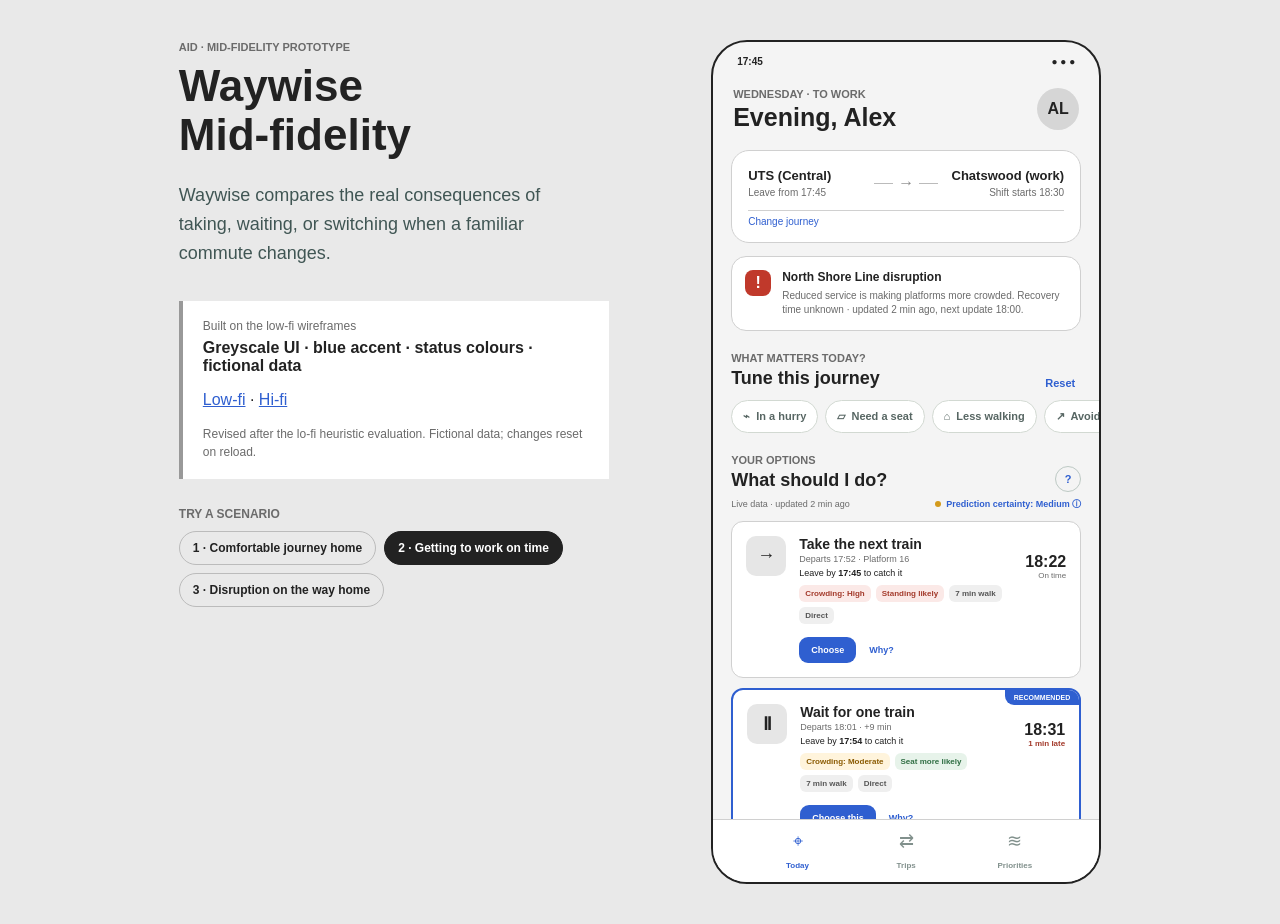
<file: mid-fi/index.html>
<!doctype html>
<html lang="en">
<head>
  <meta charset="utf-8">
  <meta name="viewport" content="width=device-width,initial-scale=1,minimum-scale=1,maximum-scale=1,user-scalable=no,viewport-fit=cover,interactive-widget=resizes-content">
  <meta name="apple-mobile-web-app-capable" content="yes">
  <meta name="mobile-web-app-capable" content="yes">
  <meta name="apple-mobile-web-app-status-bar-style" content="default">
  <meta name="apple-mobile-web-app-title" content="Waywise">
  <link rel="manifest" href="manifest.webmanifest">
  <meta name="theme-color" content="#f4f4f4">
  <meta name="apple-mobile-web-app-capable" content="yes">
  <meta name="mobile-web-app-capable" content="yes">
  <meta name="apple-mobile-web-app-status-bar-style" content="default">
  <meta name="apple-mobile-web-app-title" content="Waywise mid-fi">
  <link rel="manifest" href="manifest.webmanifest">
  <meta name="description" content="A mobile prototype for personalised commute decisions under crowding and disruption.">
  <title>Waywise — Mid-fidelity prototype</title>
  <link rel="stylesheet" href="styles.css?v=202610141910">
  <link rel="stylesheet" href="midfi.css?v=202610141910">
</head>
<body>
  <div class="demo-shell">
    <aside class="demo-notes" aria-label="Prototype notes">
      <p class="eyebrow">AID · MID-FIDELITY PROTOTYPE</p>
      <h1>Waywise<br>Mid-fidelity</h1>
      <p>Waywise compares the real consequences of taking, waiting, or switching when a familiar commute changes.</p>
      <div class="research-note">
        <span>Built on the low-fi wireframes</span>
        <strong>Greyscale UI · blue accent · status colours · fictional data</strong>
        <p><a href="../low-fi/">Low-fi</a> · <a href="../">Hi-fi</a></p>
        <small>Revised after the lo-fi heuristic evaluation. Fictional data; changes reset on reload.</small>
      </div>
      <div class="scenario-control" aria-label="Demo scenario">
        <span>Try a scenario</span>
        <button class="scenario" data-scenario="capacity">1 · Comfortable journey home</button>
        <button class="scenario active" data-scenario="disruption">2 · Getting to work on time</button>
        <button class="scenario" data-scenario="normal">3 · Disruption on the way home</button>
      </div>
    </aside>

    <main class="phone" aria-label="Waywise mobile app prototype">
      <div class="status-bar" aria-hidden="true"><span>8:06</span><span>● ● ●</span></div>

      <section class="screen active" id="today-screen" aria-labelledby="today-label">
        <header class="app-header">
          <div>
            <p class="overline">WEDNESDAY · OFFICE DAY</p>
            <h2 id="today-label">Morning, Alex</h2>
          </div>
          <button class="avatar" id="open-scenarios" aria-label="Open demo scenario switcher">AL</button>
        </header>

        <article class="trip-summary">
          <div class="trip-row">
            <div>
              <span class="place">Wollstonecraft</span>
              <span class="time">Leave around 8:18</span>
            </div>
            <div class="journey-line" aria-hidden="true"><i></i><span>→</span><i></i></div>
            <div class="align-right">
              <span class="place">Chatswood (work)</span>
              <span class="time">Arrive by 8:58</span>
            </div>
          </div>
          <button class="edit-trip" data-action="open-trip">Change journey</button>
        </article>

        <div class="alert-card" id="service-alert" role="status">
          <div class="alert-icon">!</div>
          <div>
            <strong id="alert-title">North Shore Line disruption</strong>
            <p id="alert-copy">Reduced frequency is increasing platform crowding. Updated 2 min ago.</p>
          </div>
        </div>

        <section class="context-section" aria-labelledby="context-heading">
          <div class="section-heading">
            <div>
              <p class="overline">WHAT MATTERS TODAY?</p>
              <h3 id="context-heading">Tune this journey</h3>
            </div>
            <button class="text-button" id="reset-context">Reset</button>
          </div>
          <div class="chips" role="group" aria-label="Journey preferences">
            <button class="chip active" data-pref="hurry" aria-pressed="true"><span>⌁</span> In a hurry</button>
            <button class="chip" data-pref="seat" aria-pressed="false"><span>▱</span> Need a seat</button>
            <button class="chip" data-pref="walk" aria-pressed="false"><span>⌂</span> Less walking</button>
            <button class="chip" data-pref="transfer" aria-pressed="false"><span>↗</span> Avoid transfers</button>
          </div>
        </section>

        <section class="options-section" aria-labelledby="options-heading">
          <div class="section-heading compact">
            <div>
              <p class="overline">YOUR OPTIONS</p>
              <h3 id="options-heading">What should I do?</h3>
            </div>
            <button class="info-button" id="open-method" aria-label="How recommendations work">?</button>
          </div>
          <div class="confidence-line"></div>

          <div id="route-options" class="route-options" aria-live="polite"></div>
        </section>

        <p class="data-note">Predictions combine current services with your journey preferences. Always follow official transport advice.</p>
      </section>

      <section class="screen" id="trips-screen" aria-labelledby="trips-label">
        <header class="app-header subpage">
          <div><p class="overline">WEEKLY ROUTINES</p><h2 id="trips-label">My week</h2></div>
          <button class="round-button" id="add-routine" aria-label="Add routine">+</button>
        </header>

        <div class="week-picker" role="tablist" aria-label="Choose a day">
          <button class="day" role="tab" aria-selected="false" data-day="mon"><small>M</small><strong>14</strong><i class="uni"></i></button>
          <button class="day" role="tab" aria-selected="false" data-day="tue"><small>T</small><strong>15</strong><i class="uni"></i></button>
          <button class="day active" role="tab" aria-selected="true" data-day="wed"><small>W</small><strong>16</strong><i class="work"></i></button>
          <button class="day" role="tab" aria-selected="false" data-day="thu"><small>T</small><strong>17</strong><i class="uni"></i></button>
          <button class="day" role="tab" aria-selected="false" data-day="fri"><small>F</small><strong>18</strong><i class="work"></i></button>
          <button class="day" role="tab" aria-selected="false" data-day="sat"><small>S</small><strong>19</strong><i class="personal"></i></button>
          <button class="day" role="tab" aria-selected="false" data-day="sun"><small>S</small><strong>20</strong><i></i></button>
        </div>

        <article class="day-plan" id="day-plan" aria-live="polite"></article>

        <div class="section-heading routine-heading">
          <div><p class="overline">SAVED TEMPLATES</p><h3>Reuse a routine</h3></div>
          <button class="text-button" id="edit-week">Edit week</button>
        </div>
        <article class="saved-trip featured" data-template="office" role="button" tabindex="0" aria-label="Use Work shift template">
          <span class="saved-icon train">W</span>
          <div><strong>Work shift</strong><p>UTS → Chatswood</p><small>Out 17:45 · Return 21:30</small></div>
          <span class="service-status good">W · F</span>
        </article>
        <article class="saved-trip" data-template="uni" role="button" tabindex="0" aria-label="Use University day template">
          <span class="saved-icon bus">U</span>
          <div><strong>University day</strong><p>Home → UTS</p><small>Out 9:10 · Return 16:00</small></div>
          <span class="service-status">M · T · T</span>
        </article>
        <article class="saved-trip" data-template="remote" role="button" tabindex="0" aria-label="Use Remote day template">
          <span class="saved-icon home">H</span>
          <div><strong>Remote day</strong><p>No commute alerts</p><small>Notifications paused</small></div>
          <span class="service-status">Any day</span>
        </article>
      </section>

      <section class="screen" id="prefs-screen" aria-labelledby="prefs-label">
        <header class="app-header subpage">
          <div><p class="overline">PERSONALISATION</p><h2 id="prefs-label">My priorities</h2></div>
        </header>
        <p class="intro">How much each factor matters on a normal day (1–10). Higher numbers push options that do better on it up the list. You can still tune each journey on the Today screen.</p>
        <div class="preference-card">
          <label for="time-slider"><span><strong>Arrival time</strong><small>Arrive by your target time</small></span><output id="time-value">8</output></label>
          <input id="time-slider" type="range" min="1" max="10" value="8">
          <div class="scale"><span>1 · Less important</span><span>10 · More important</span></div>
        </div>
        <div class="preference-card">
          <label for="seat-slider"><span><strong>Chance of a seat</strong><small>Important on journeys over 30 min</small></span><output id="seat-value">6</output></label>
          <input id="seat-slider" type="range" min="1" max="10" value="6">
          <div class="scale"><span>1 · Less important</span><span>10 · More important</span></div>
        </div>
        <div class="preference-card">
          <label for="crowd-slider"><span><strong>Avoid crowding</strong><small>Prefer services with more personal space</small></span><output id="crowd-value">5</output></label>
          <input id="crowd-slider" type="range" min="1" max="10" value="5">
          <div class="scale"><span>1 · Less important</span><span>10 · More important</span></div>
        </div>
        <div class="preference-card">
          <label for="reliability-slider"><span><strong>Reliability</strong><small>Avoid uncertain connections</small></span><output id="reliability-value">9</output></label>
          <input id="reliability-slider" type="range" min="1" max="10" value="9">
          <div class="scale"><span>1 · Less important</span><span>10 · More important</span></div>
        </div>
        <div class="preference-card">
          <label for="walk-slider"><span><strong>Less walking</strong><small>Shorter walks to and between stops</small></span><output id="walk-value">5</output></label>
          <input id="walk-slider" type="range" min="1" max="10" value="5">
          <div class="scale"><span>1 · Less important</span><span>10 · More important</span></div>
        </div>
        <div class="preference-card">
          <label for="transfer-slider"><span><strong>Fewer transfers</strong><small>Prefer direct services</small></span><output id="transfer-value">5</output></label>
          <input id="transfer-slider" type="range" min="1" max="10" value="5">
          <div class="scale"><span>1 · Less important</span><span>10 · More important</span></div>
        </div>
        <div class="toggle-card"><span><strong>Learn from my choices</strong><small>Adjust defaults, never today's choice</small></span><button class="toggle active" aria-pressed="true"><i></i></button></div>
        <div class="toggle-card"><span><strong>Actionable alerts only</strong><small>Notify me only when switching may help</small></span><button class="toggle active" aria-pressed="true"><i></i></button></div>
      </section>

      <nav class="bottom-nav" aria-label="Primary navigation">
        <button class="nav-item active" data-screen="today"><span>⌖</span><small>Today</small></button>
        <button class="nav-item" data-screen="trips"><span>⇄</span><small>Trips</small></button>
        <button class="nav-item" data-screen="prefs"><span>≋</span><small>Priorities</small></button>
      </nav>

      <div class="sheet-backdrop" id="sheet-backdrop"></div>
      <section class="bottom-sheet" id="method-sheet" role="dialog" aria-modal="true" aria-labelledby="method-title">
        <button class="sheet-handle" data-action="close-sheet" aria-label="Close"></button>
        <p class="overline">WHY THIS RECOMMENDATION?</p>
        <h3 id="method-title">Useful detail, not a black box.</h3>
        <div class="method-item"><span>1</span><div><strong>Current conditions</strong><p>Delay, frequency, capacity and last update.</p></div></div>
        <div class="method-item"><span>2</span><div><strong>Your context</strong><p>Today's quick choices override your normal defaults.</p></div></div>
        <div class="method-item"><span>3</span><div><strong>Honest confidence</strong><p>We show a range when the network is unstable.</p></div></div>
        <button class="primary full" data-action="close-sheet">Got it</button>
      </section>

      <section class="bottom-sheet" id="scenario-sheet" role="dialog" aria-modal="true" aria-labelledby="scenario-sheet-title">
        <button class="sheet-handle" data-action="close-sheet" aria-label="Close"></button>
        <p class="overline">DEMO CONTROLS · MOCK DATA</p>
        <h3 id="scenario-sheet-title">Switch scenario</h3>
        <div class="scenario-options" role="group" aria-label="Demo scenario">
          <button class="scenario" data-scenario="capacity">1 · Comfortable journey home</button>
          <button class="scenario active" data-scenario="disruption">2 · Getting to work on time</button>
          <button class="scenario" data-scenario="normal">3 · Disruption on the way home</button>
        </div>
        <button class="primary full" data-action="close-sheet">Done</button>
      </section>
      <section class="bottom-sheet" id="routine-sheet" role="dialog" aria-modal="true" aria-labelledby="routine-sheet-title">
        <button class="sheet-handle" data-action="close-sheet" aria-label="Close"></button>
        <p class="overline">WEEKLY ROUTINE</p>
        <h3 id="routine-sheet-title">Add a journey</h3>
        <p class="form-label">1. Which days?</p>
        <div class="day-toggles" id="routine-days" role="group" aria-label="Days">
          <button data-day="mon">M</button><button data-day="tue">T</button><button data-day="wed">W</button><button data-day="thu">T</button><button data-day="fri">F</button><button data-day="sat">S</button><button data-day="sun">S</button>
        </div>
        <p class="form-label">2. Start from</p>
        <div class="template-toggles" id="routine-templates" role="group" aria-label="Template">
          <button data-template="office">Work shift</button><button data-template="uni">University day</button><button data-template="remote">No commute</button><button data-template="custom">Custom</button>
        </div>
        <div id="routine-fields">
          <p class="form-label">3. Journey details</p>
          <label class="field"><span>Name</span><input id="r-name" placeholder="e.g. Gym day"></label>
          <div class="field-row">
            <label class="field"><span>From</span><input id="r-from" placeholder="e.g. Wollstonecraft"></label>
            <label class="field"><span>To</span><input id="r-to" placeholder="e.g. Chatswood"></label>
          </div>
          <div class="field-row">
            <label class="field"><span>Leave at</span><input id="r-out" type="time" value="08:15"></label>
            <label class="field"><span>Return at</span><input id="r-back" type="time" value="17:30"></label>
          </div>
        </div>
        <p class="form-error" id="routine-error" role="alert"></p>
        <button class="primary full" id="save-routine">Save routine</button>
        <button class="text-button full" id="clear-routine">Clear selected days</button>
      </section>
      <section class="decision-toast" id="decision-toast" role="status" aria-live="polite">
        <span>✓</span><div><strong id="toast-title">Decision saved</strong><p id="toast-copy">We'll keep an eye on your journey.</p></div>
      </section>
    </main>
  </div>
  <script src="app.js?v=202610141910"></script>
</body>
</html>
</file>
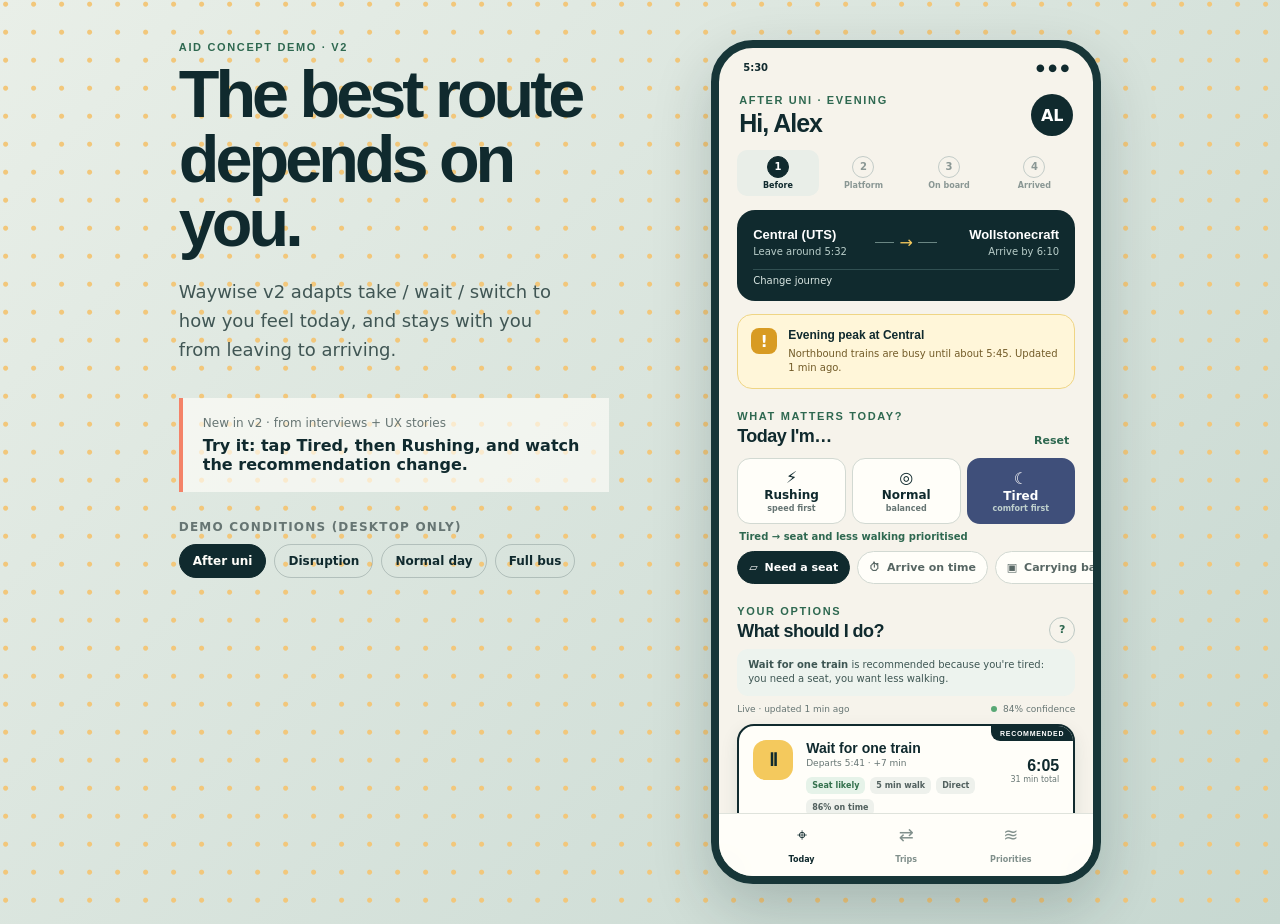
<file: v2/index.html>
<!doctype html>
<html lang="en">
<head>
  <meta charset="utf-8">
  <meta name="viewport" content="width=device-width, initial-scale=1, viewport-fit=cover">
  <meta name="theme-color" content="#102a2e">
  <meta name="description" content="Waywise v2: state-aware commute decisions across the whole journey.">
  <title>Waywise v2 — Commute with confidence</title>
  <link rel="stylesheet" href="styles.css">
</head>
<body>
  <div class="demo-shell">
    <aside class="demo-notes" aria-label="Prototype notes">
      <p class="eyebrow">AID CONCEPT DEMO · V2</p>
      <h1>The best route<br>depends on you.</h1>
      <p>Waywise v2 adapts take / wait / switch to how you feel today, and stays with you from leaving to arriving.</p>
      <div class="research-note">
        <span>New in v2 · from interviews + UX stories</span>
        <strong>Try it: tap Tired, then Rushing, and watch the recommendation change.</strong>
      </div>
      <div class="scenario-control" aria-label="Demo scenario">
        <span>Demo conditions (desktop only)</span>
        <button class="scenario active" data-scenario="evening">After uni</button>
        <button class="scenario" data-scenario="disruption">Disruption</button>
        <button class="scenario" data-scenario="normal">Normal day</button>
        <button class="scenario" data-scenario="capacity">Full bus</button>
      </div>
    </aside>

    <main class="phone" aria-label="Waywise mobile app prototype">
      <div class="status-bar" aria-hidden="true"><span id="clock">8:06</span><span>● ● ●</span></div>

      <section class="screen active" id="today-screen" aria-labelledby="today-label">
        <header class="app-header">
          <div>
            <p class="overline" id="trip-overline">MORNING COMMUTE</p>
            <h2 id="today-label">Hi, Alex</h2>
          </div>
          <button class="avatar" aria-label="Open profile">AL</button>
        </header>

        <ol class="stepper" aria-label="Journey stage">
          <li><button class="step active" data-stage="plan"><i>1</i><small>Before</small></button></li>
          <li><button class="step" data-stage="platform"><i>2</i><small>Platform</small></button></li>
          <li><button class="step" data-stage="board"><i>3</i><small>On board</small></button></li>
          <li><button class="step" data-stage="arrive"><i>4</i><small>Arrived</small></button></li>
        </ol>

        <!-- Stage 1: before leaving -->
        <div class="stage active" id="stage-plan">
          <article class="trip-summary">
            <div class="trip-row">
              <div><span class="place"></span><span class="time"></span></div>
              <div class="journey-line" aria-hidden="true"><i></i><span>→</span><i></i></div>
              <div class="align-right"><span class="place"></span><span class="time"></span></div>
            </div>
            <button class="edit-trip" data-action="open-trip">Change journey</button>
          </article>

          <div class="alert-card" id="service-alert" role="status">
            <div class="alert-icon">!</div>
            <div><strong id="alert-title"></strong><p id="alert-copy"></p></div>
          </div>

          <section class="context-section" aria-labelledby="mood-heading">
            <div class="section-heading">
              <div><p class="overline">WHAT MATTERS TODAY?</p><h3 id="mood-heading">Today I'm…</h3></div>
              <button class="text-button" id="reset-context">Reset</button>
            </div>
            <div class="mood-switch" role="radiogroup" aria-label="Today's state">
              <button class="mood" role="radio" data-mood="rushing" aria-checked="false"><span>⚡</span>Rushing<small>speed first</small></button>
              <button class="mood active" role="radio" data-mood="normal" aria-checked="true"><span>◎</span>Normal<small>balanced</small></button>
              <button class="mood" role="radio" data-mood="tired" aria-checked="false"><span>☾</span>Tired<small>comfort first</small></button>
            </div>
            <p class="mood-means" id="mood-means" aria-live="polite"></p>
            <div class="chips" role="group" aria-label="What matters today">
              <button class="chip" data-pref="seat" aria-pressed="false"><span>▱</span> Need a seat</button>
              <button class="chip" data-pref="ontime" aria-pressed="false"><span>⏱</span> Arrive on time</button>
              <button class="chip" data-pref="bags" aria-pressed="false"><span>▣</span> Carrying bags</button>
              <button class="chip" data-pref="walk" aria-pressed="false"><span>⌂</span> Less walking</button>
              <button class="chip" data-pref="transfer" aria-pressed="false"><span>↗</span> Avoid transfers</button>
            </div>
          </section>

          <section class="options-section" aria-labelledby="options-heading">
            <div class="section-heading compact">
              <div><p class="overline">YOUR OPTIONS</p><h3 id="options-heading">What should I do?</h3></div>
              <button class="info-button" id="open-method" aria-label="How recommendations work">?</button>
            </div>
            <p class="because" id="because" aria-live="polite"></p>
            <div class="confidence-line"><span id="updated">Live recommendation</span><span id="confidence"></span></div>
            <div id="route-options" class="route-options" aria-live="polite"></div>
          </section>
          <p class="data-note">Simulated data for interaction design only. Always follow official transport advice.</p>
        </div>

        <!-- Stage 2: at the platform -->
        <div class="stage" id="stage-platform">
          <article class="plan-chip" id="plan-chip"></article>
          <section aria-labelledby="board-heading">
            <div class="section-heading"><div><p class="overline">LIVE AT YOUR STOP</p><h3 id="board-heading">Departures</h3></div><span class="updated-pill" id="platform-updated">Updated 30 s ago</span></div>
            <div class="departures" id="departures"></div>
          </section>
          <div class="tip-card" id="platform-tip"></div>
          <button class="report-button" id="report-busy">👀 Platform busier than shown?</button>
          <div class="fallback-card" id="fallback"></div>
          <div class="stage-actions" id="platform-actions"></div>
        </div>

        <!-- Stage 3: on board -->
        <div class="stage" id="stage-board">
          <article class="ride-card">
            <p class="overline light">ON YOUR WAY</p>
            <h3 id="ride-title"></h3>
            <div class="progress" aria-hidden="true"><i id="ride-progress"></i></div>
            <div class="ride-meta"><span id="ride-from"></span><strong id="ride-eta"></strong><span id="ride-to"></span></div>
          </article>
          <div class="alert-card normal quiet" role="status">
            <div class="alert-icon">✓</div>
            <div><strong>No action needed</strong><p id="ride-copy">We'll only notify you if a change would help you arrive on time or more comfortably.</p></div>
          </div>
          <div class="toggle-card"><span><strong>Quiet ride</strong><small>Mute non-urgent updates until arrival</small></span><button class="toggle active" aria-pressed="true"><i></i></button></div>
          <div class="stage-actions"><button class="primary full" data-goto="arrive">I've arrived</button></div>
        </div>

        <!-- Stage 4: arrived -->
        <div class="stage" id="stage-arrive">
          <article class="arrive-card">
            <p class="overline">YOU ARRIVED</p>
            <h3 id="arrive-title">Was this choice worth it?</h3>
            <p id="arrive-copy"></p>
            <div class="rating" role="group" aria-label="Rate this choice">
              <button data-rate="1"><span>😞</span>Not worth it</button>
              <button data-rate="2"><span>😐</span>Okay</button>
              <button data-rate="3"><span>😊</span>Worth it</button>
            </div>
          </article>
          <article class="learn-card" id="learn-card" hidden>
            <p class="overline">SUGGESTED FOR NEXT TIME</p>
            <strong id="learn-title"></strong>
            <p id="learn-copy"></p>
            <div class="stage-actions inline"><button class="primary" id="learn-yes">Yes, remember</button><button class="secondary" id="learn-no">Not now</button></div>
          </article>
          <button class="text-button restart" id="restart">↺ Start a new journey</button>
        </div>
      </section>

      <section class="screen" id="trips-screen" aria-labelledby="trips-label">
        <header class="app-header subpage">
          <div><p class="overline">WEEKLY ROUTINES</p><h2 id="trips-label">My week</h2></div>
          <button class="round-button" id="add-routine" aria-label="Add routine">+</button>
        </header>
        <div class="week-picker" role="tablist" aria-label="Choose a day">
          <button class="day active" role="tab" aria-selected="true" data-day="mon"><small>M</small><strong>14</strong><i class="work"></i></button>
          <button class="day" role="tab" aria-selected="false" data-day="tue"><small>T</small><strong>15</strong><i class="uni"></i></button>
          <button class="day" role="tab" aria-selected="false" data-day="wed"><small>W</small><strong>16</strong><i class="work"></i></button>
          <button class="day" role="tab" aria-selected="false" data-day="thu"><small>T</small><strong>17</strong><i class="uni"></i></button>
          <button class="day" role="tab" aria-selected="false" data-day="fri"><small>F</small><strong>18</strong><i class="home"></i></button>
          <button class="day" role="tab" aria-selected="false" data-day="sat"><small>S</small><strong>19</strong><i class="personal"></i></button>
          <button class="day" role="tab" aria-selected="false" data-day="sun"><small>S</small><strong>20</strong><i></i></button>
        </div>
        <article class="day-plan" id="day-plan" aria-live="polite"></article>
        <p class="intro small">Tap a journey to open it on Today.</p>
      </section>

      <section class="screen" id="prefs-screen" aria-labelledby="prefs-label">
        <header class="app-header subpage">
          <div><p class="overline">PERSONALISATION</p><h2 id="prefs-label">My priorities</h2></div>
        </header>
        <p class="intro">Defaults for a <strong>Normal</strong> day. 5 = balanced. Changes re-rank Today immediately.</p>
        <div class="preference-card">
          <label for="time-slider"><span><strong>Arrival time</strong><small>How much speed matters</small></span><output id="time-value">5</output></label>
          <input id="time-slider" data-weight="time" type="range" min="1" max="10" value="5">
        </div>
        <div class="preference-card">
          <label for="seat-slider"><span><strong>Chance of a seat</strong><small>Comfort and useful ride time</small></span><output id="seat-value">5</output></label>
          <input id="seat-slider" data-weight="seat" type="range" min="1" max="10" value="5">
        </div>
        <div class="preference-card">
          <label for="reliability-slider"><span><strong>Reliability</strong><small>Avoid uncertain connections</small></span><output id="reliability-value">5</output></label>
          <input id="reliability-slider" data-weight="rel" type="range" min="1" max="10" value="5">
        </div>
        <div class="section-heading learned-heading"><div><p class="overline">WHAT WAYWISE LEARNED</p><h3>From your feedback</h3></div></div>
        <div id="learned-list"></div>
        <div class="preference-card demo-scenario-card">
          <span><strong>Demo scenario</strong><small>Testing only · switches the Today screen</small></span>
          <div class="scenario-options" role="group" aria-label="Demo scenario">
            <button class="scenario active" data-scenario="evening">After uni</button>
            <button class="scenario" data-scenario="disruption">Disruption</button>
            <button class="scenario" data-scenario="normal">Normal day</button>
            <button class="scenario" data-scenario="capacity">Full bus</button>
          </div>
        </div>
        <div class="toggle-card"><span><strong>Learn from my feedback</strong><small>Only rules you approved · never automatic</small></span><button class="toggle active" aria-pressed="true"><i></i></button></div>
        <div class="toggle-card"><span><strong>Actionable alerts only</strong><small>Notify me only when switching may help</small></span><button class="toggle active" aria-pressed="true"><i></i></button></div>
      </section>

      <nav class="bottom-nav" aria-label="Primary navigation">
        <button class="nav-item active" data-screen="today"><span>⌖</span><small>Today</small></button>
        <button class="nav-item" data-screen="trips"><span>⇄</span><small>Trips</small></button>
        <button class="nav-item" data-screen="prefs"><span>≋</span><small>Priorities</small></button>
      </nav>

      <div class="sheet-backdrop" id="sheet-backdrop"></div>
      <section class="bottom-sheet" id="method-sheet" role="dialog" aria-modal="true" aria-labelledby="method-title">
        <button class="sheet-handle" data-action="close-sheet" aria-label="Close"></button>
        <p class="overline">WHY THIS RECOMMENDATION?</p>
        <h3 id="method-title">Useful detail, not a black box.</h3>
        <div id="method-body"></div>
        <button class="primary full" data-action="close-sheet">Got it</button>
      </section>

      <section class="decision-toast" id="decision-toast" role="status" aria-live="polite">
        <span>✓</span><div><strong id="toast-title">Saved</strong><p id="toast-copy"></p></div>
      </section>
    </main>
  </div>
  <script src="app.js"></script>
</body>
</html>
</file>
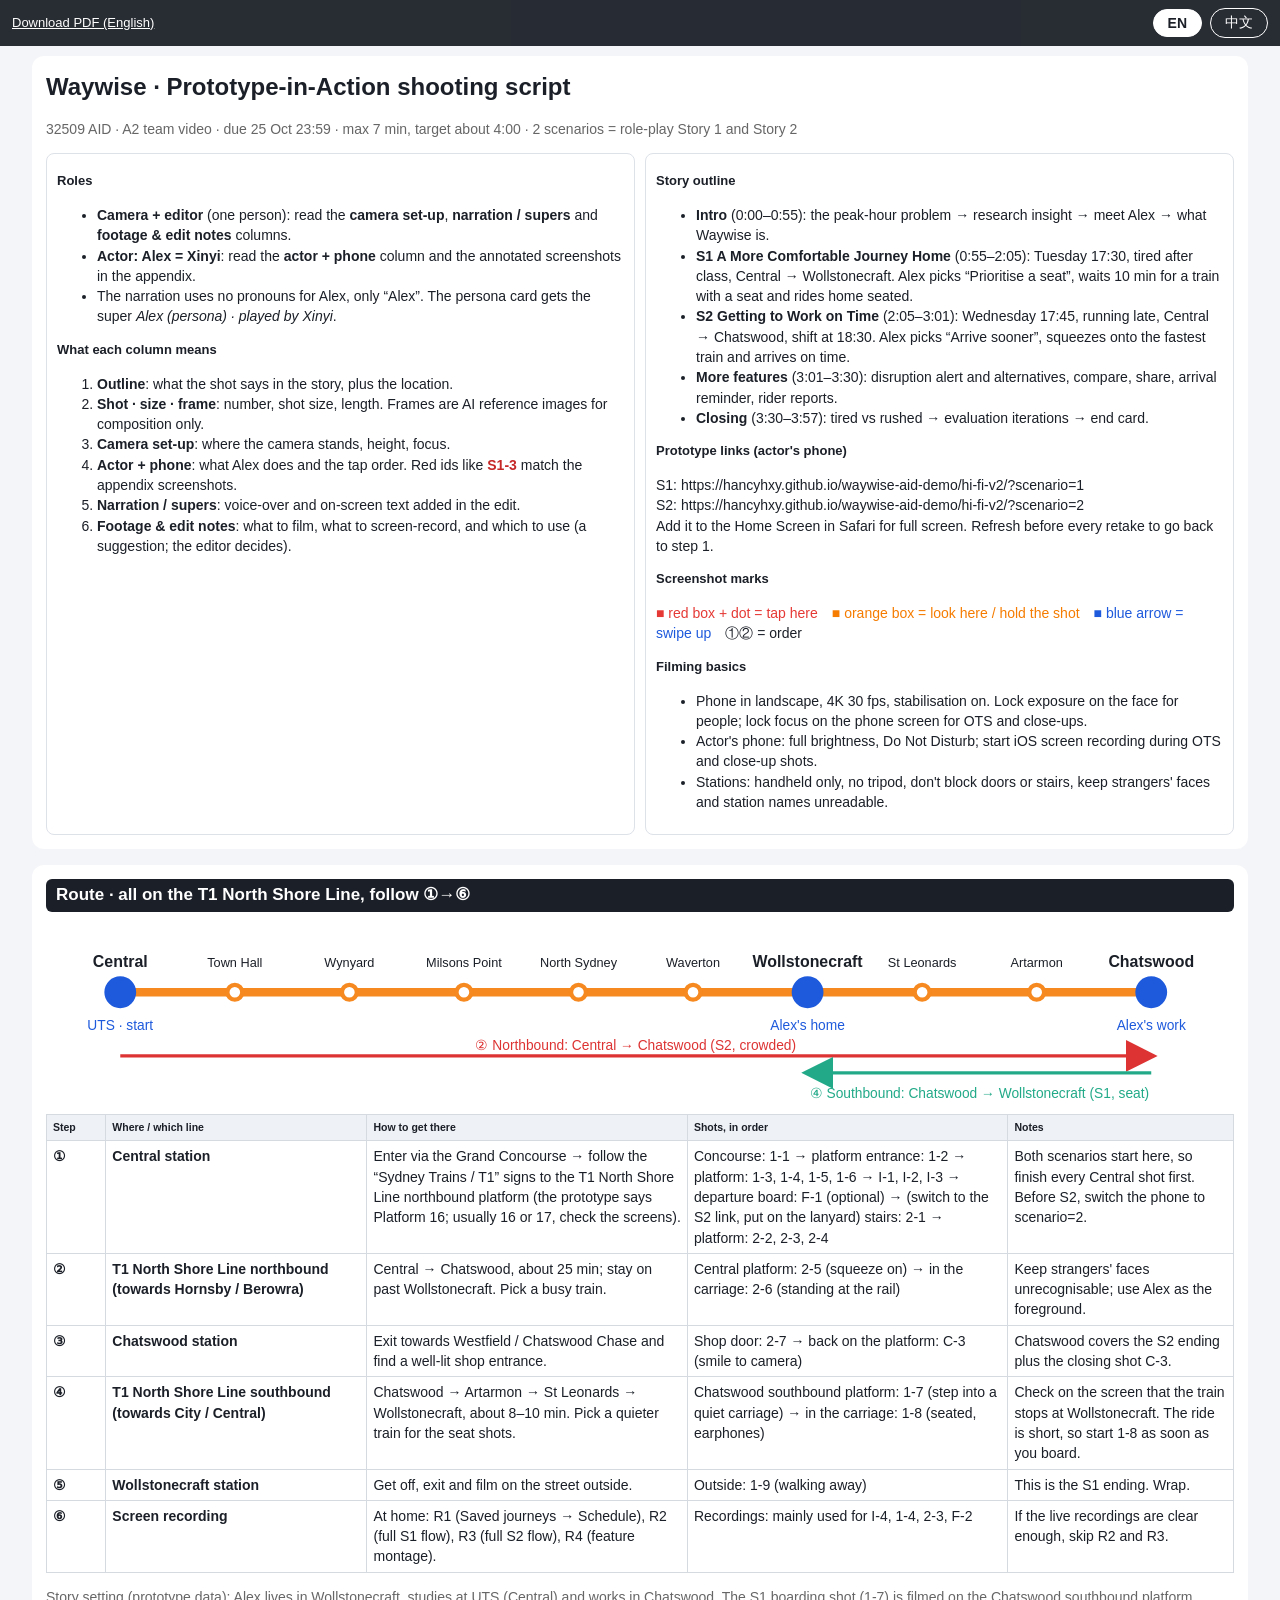
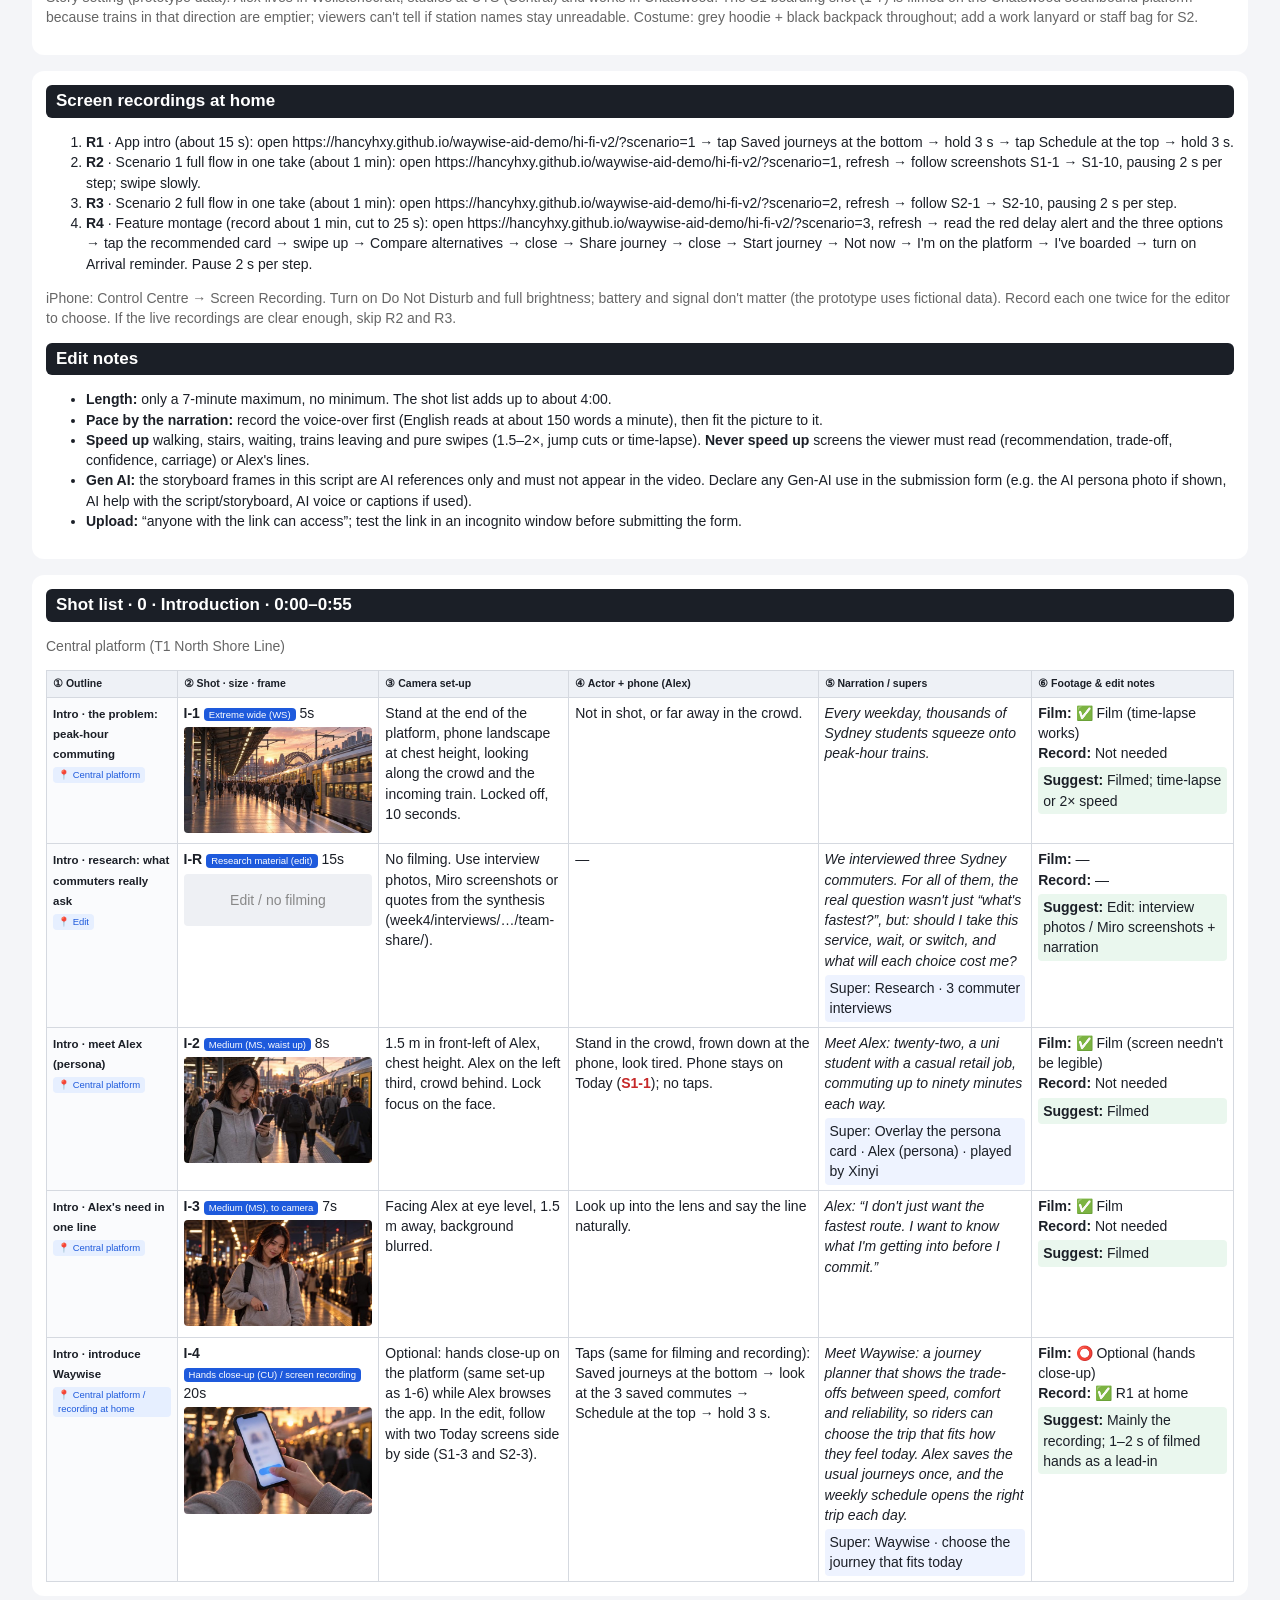
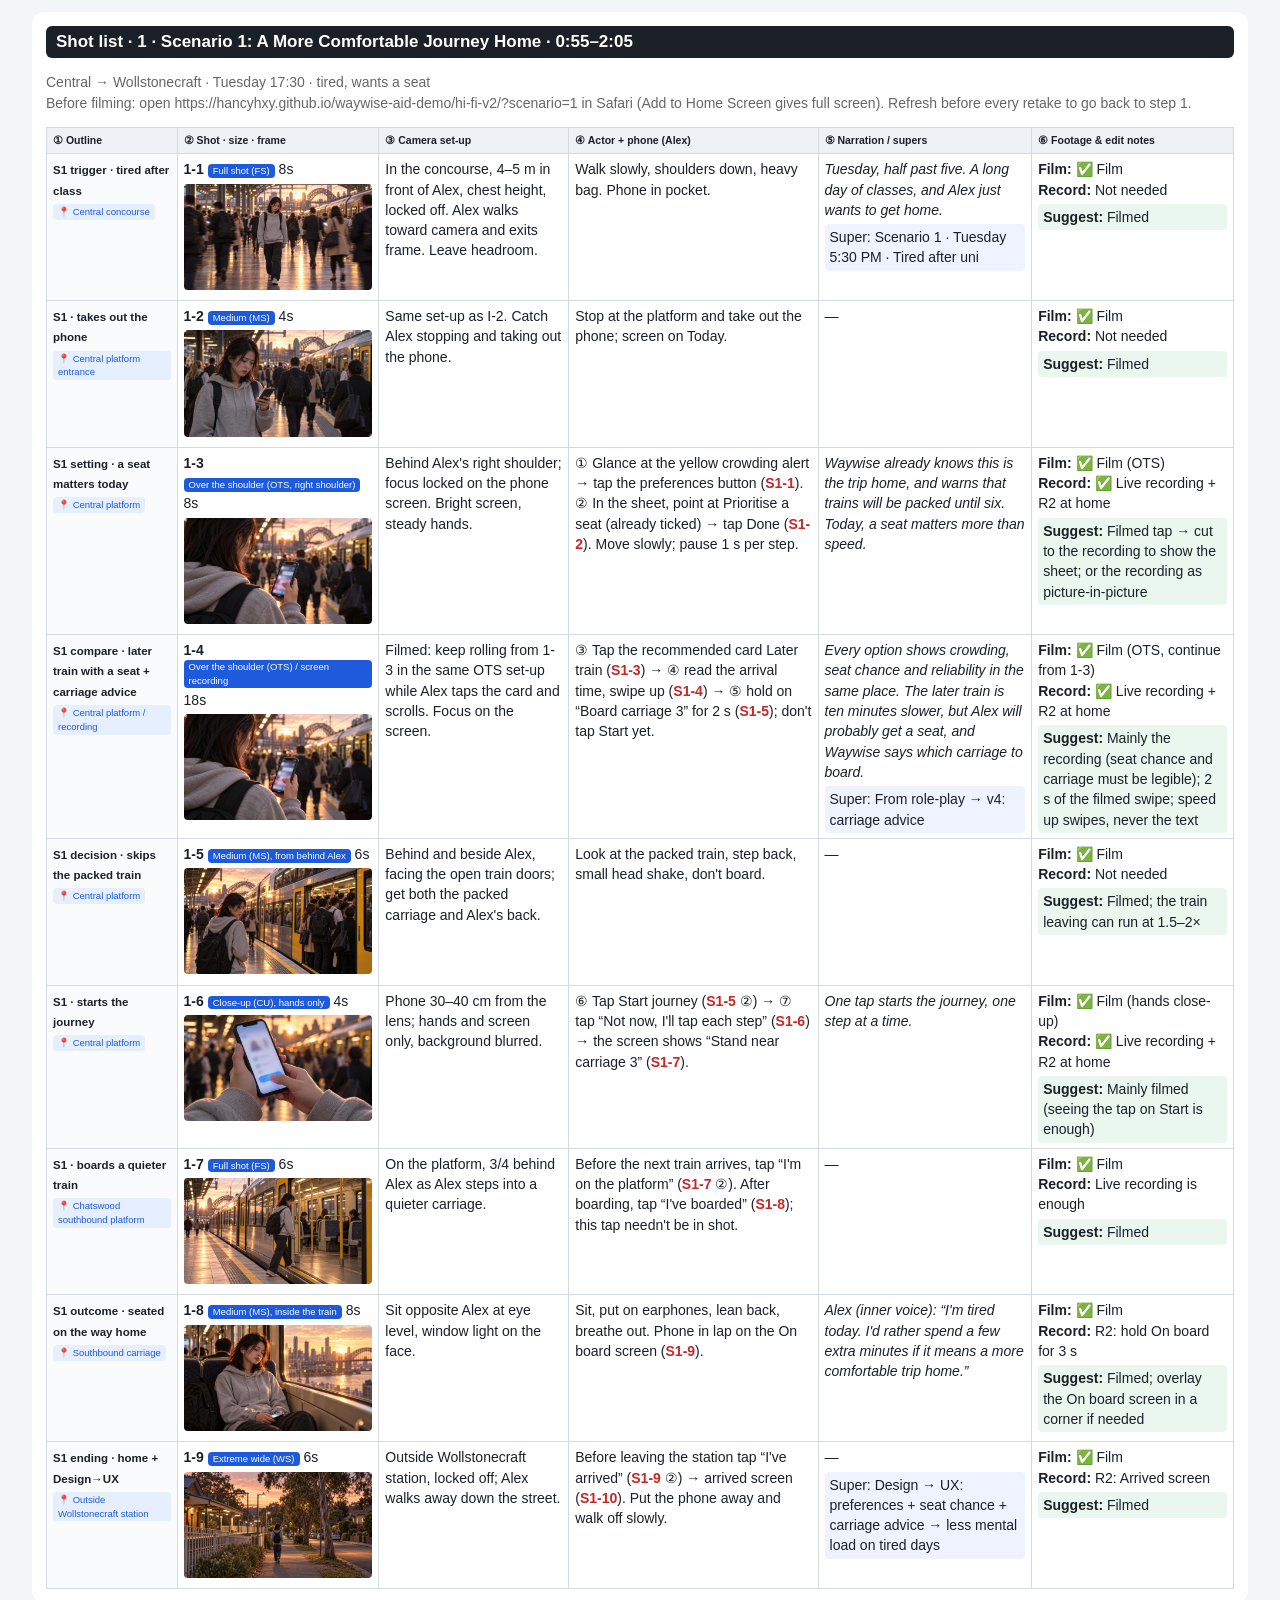
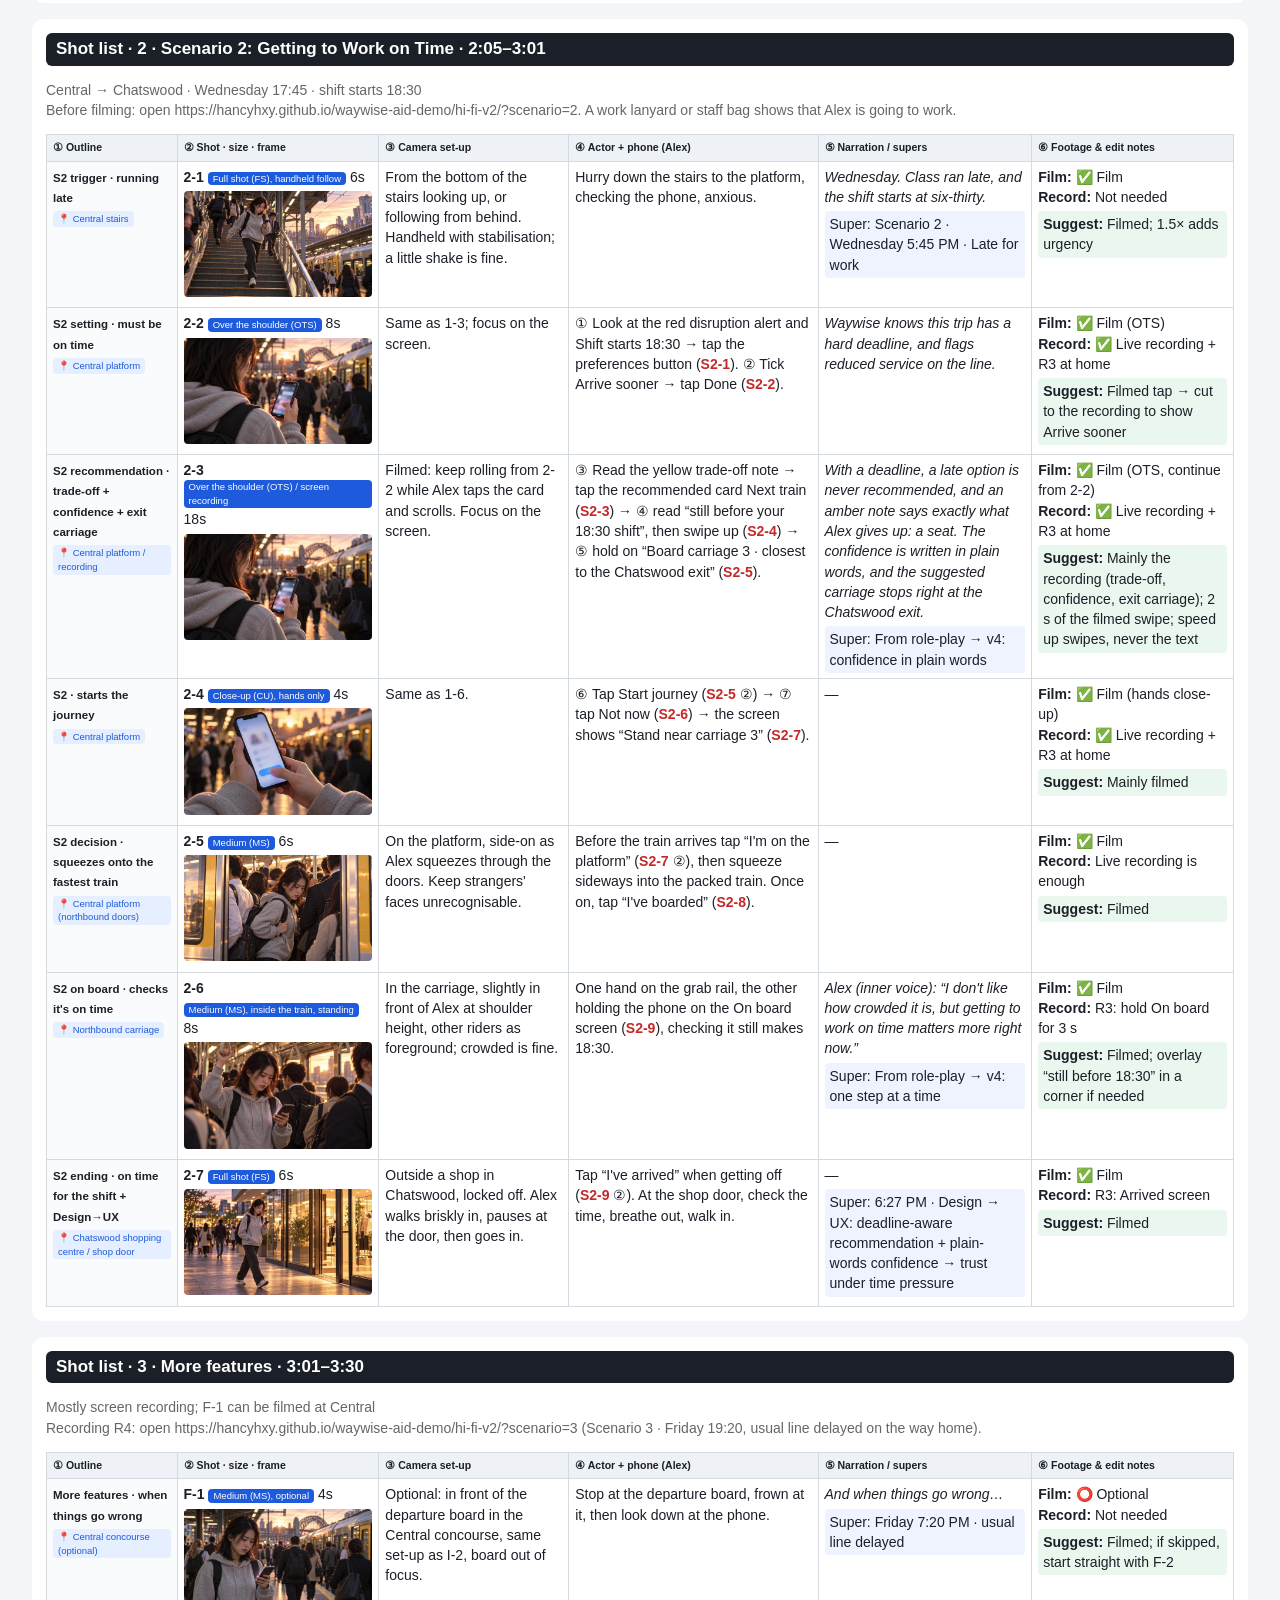
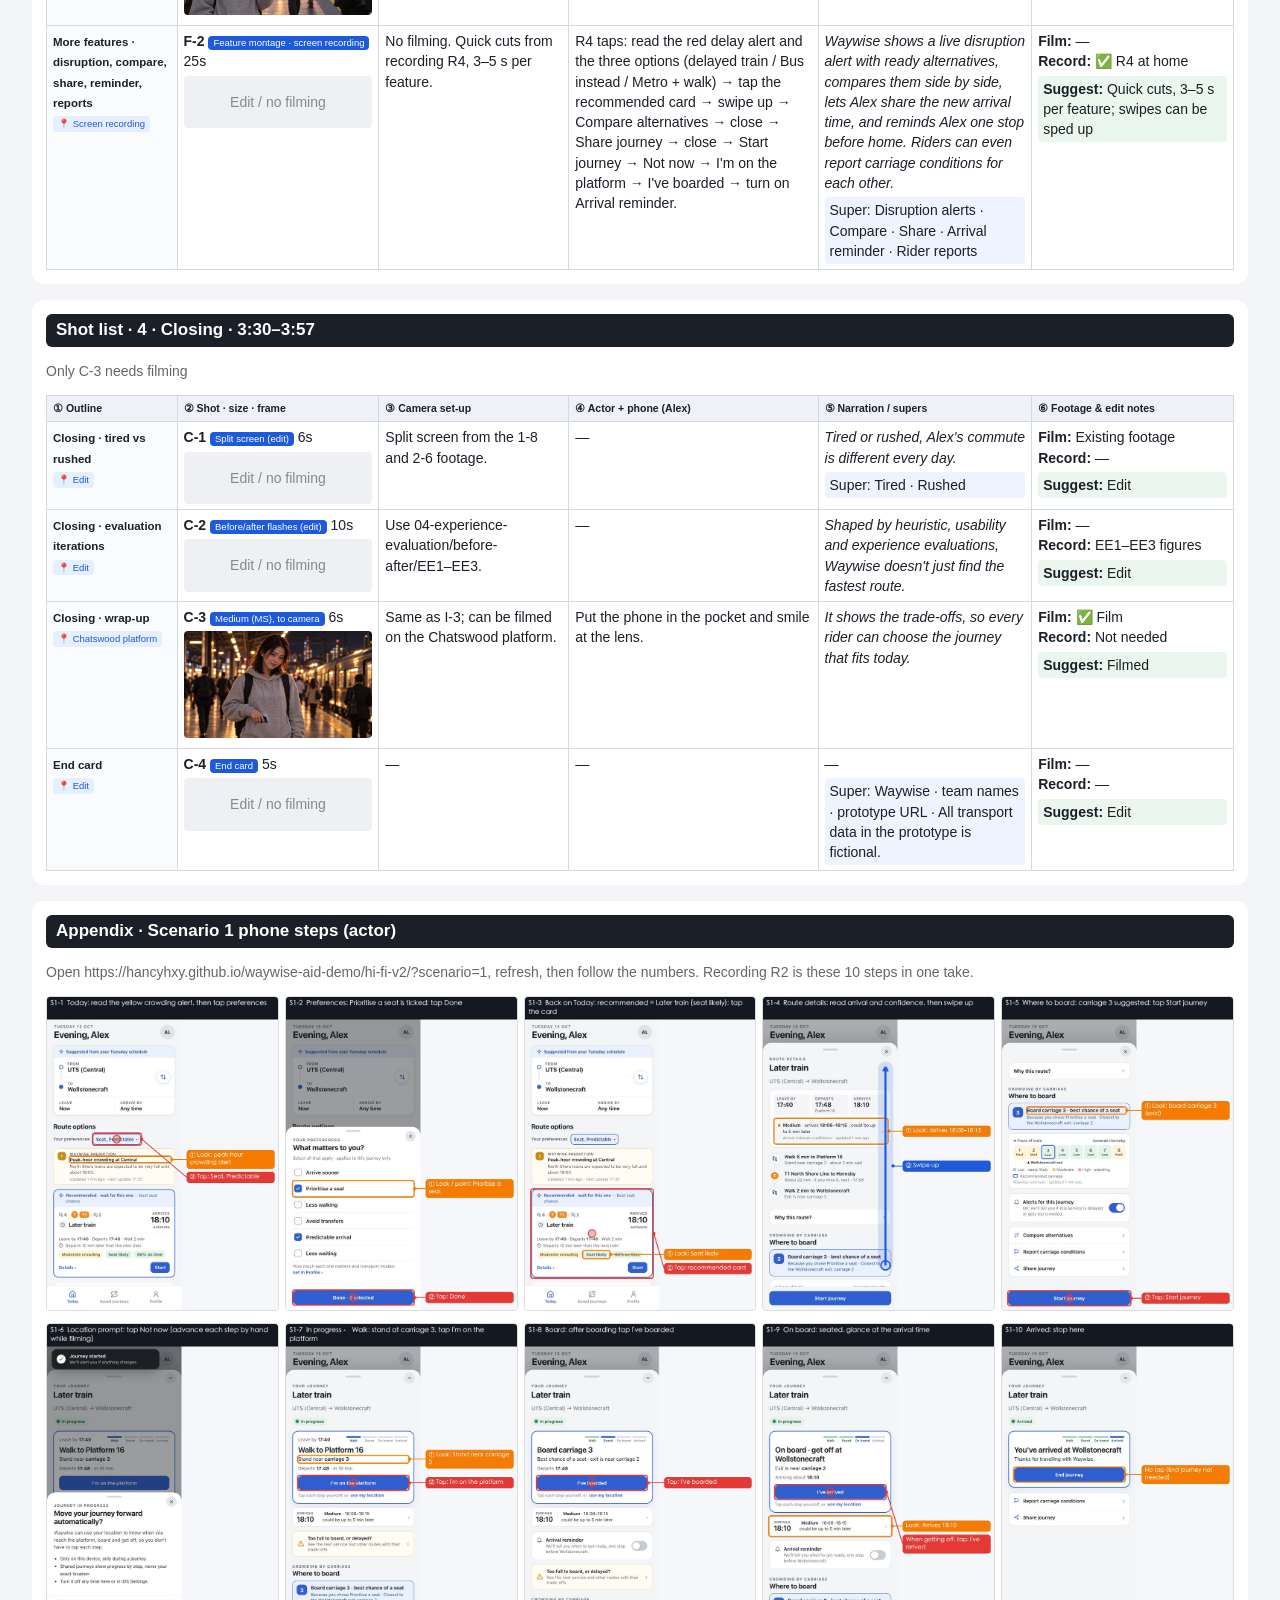
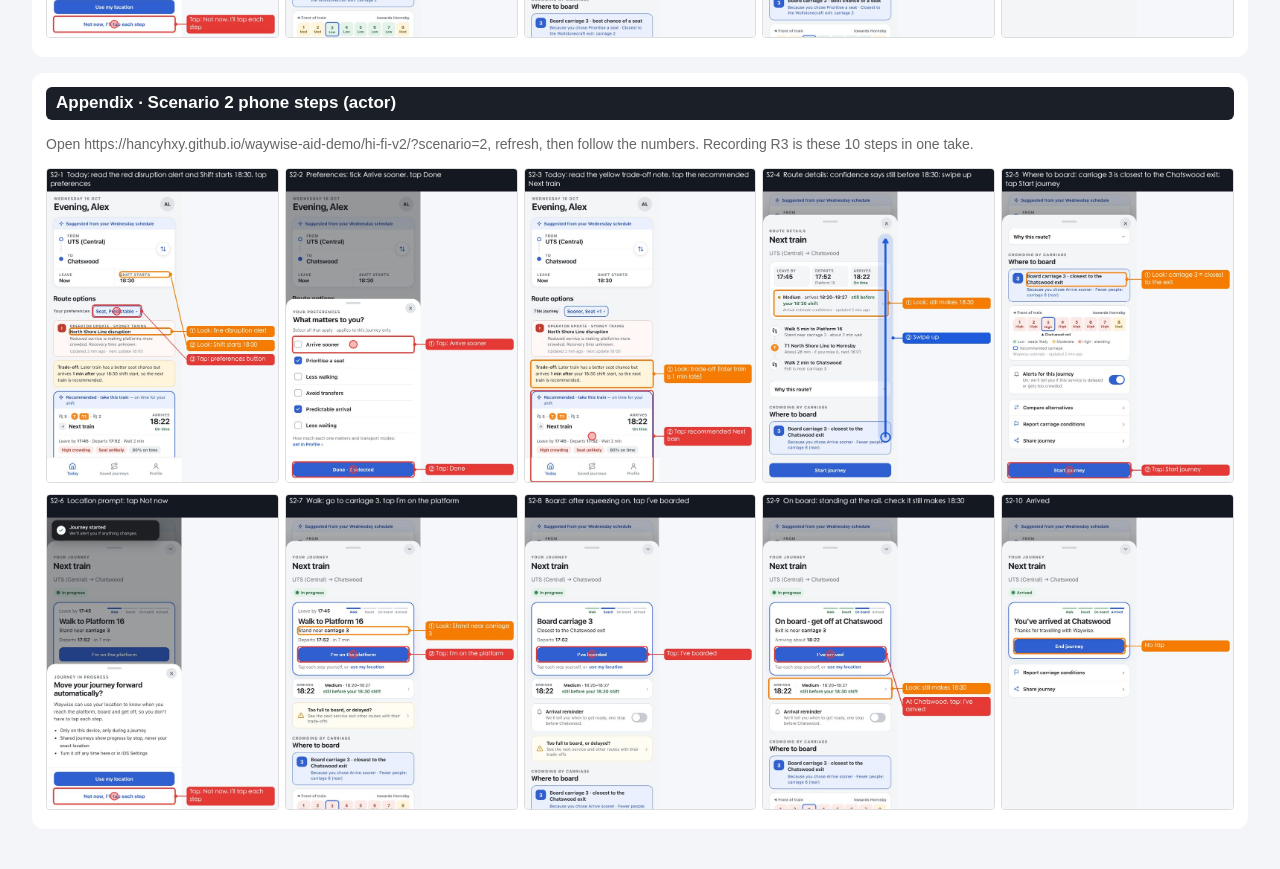
<file: video/index.html>
<!doctype html><html lang="en"><head><meta charset="utf-8"><meta name="viewport" content="width=device-width,initial-scale=1">
<title>Waywise · Prototype-in-Action shooting script</title><style>
*{box-sizing:border-box}body{margin:0;font:10.5px/1.45 -apple-system,"PingFang SC","Hiragino Sans GB",sans-serif;color:#1b1f27}
h1{font-size:24px;margin:0 0 4px}h2{font-size:17px;margin:0 0 6px;padding:4px 10px;background:#1b1f27;color:#fff;border-radius:6px}
h3{font-size:13px;margin:10px 0 4px}.muted{color:#666}
.grid2{display:grid;grid-template-columns:minmax(0,1fr) minmax(0,1fr);gap:10px}.card{border:1px solid #dde1e8;border-radius:8px;padding:8px 10px;min-width:0}
table{width:100%;border-collapse:collapse;table-layout:fixed}th,td{border:1px solid #d5d9e0;padding:5px 6px;vertical-align:top;text-align:left;overflow-wrap:anywhere}
thead{display:table-header-group}th{background:#eef1f6;font-size:10.5px}tr{page-break-inside:avoid}
td.beat{background:#fafbfd}.beat b{font-size:11.5px}.loc{display:inline-block;margin-top:4px;background:#e6efff;color:#1e5adc;border-radius:4px;padding:1px 5px;font-size:9.5px}
.sid{font-size:14px;font-weight:700}.tag{display:inline-block;background:#1e5adc;color:#fff;border-radius:4px;padding:0 5px;font-size:9.5px}
td img{width:100%;border-radius:4px;margin-top:4px}.noimg{margin-top:4px;background:#eef0f4;border-radius:4px;padding:16px 4px;text-align:center;color:#888}
.vo{font-style:italic}.sup{margin-top:4px;background:#eef3ff;border-radius:4px;padding:3px 5px}.pick{margin-top:4px;background:#eaf7ee;border-radius:4px;padding:3px 5px}
.stepref{color:#c62828;font-weight:600}.steps{display:grid;grid-template-columns:repeat(5,minmax(0,1fr));gap:6px}.steps figure{margin:0;page-break-inside:avoid}
.steps img{width:100%;border:1px solid #ddd;border-radius:4px}.legs td:first-child{font-weight:700}.url{overflow-wrap:anywhere}

body{font-size:14px;background:#f4f5f8}main{max-width:1240px;margin:0 auto;padding:56px 12px 24px}
.page{background:#fff;border-radius:12px;padding:14px;margin:0 0 16px}
.svgw{min-width:760px}.scroll{overflow-x:auto;-webkit-overflow-scrolling:touch}.scroll table{min-width:1080px}
.bar{position:fixed;top:0;left:0;right:0;z-index:5;display:flex;gap:8px;align-items:center;justify-content:flex-end;padding:8px 12px;background:rgba(27,31,39,.94)}
.bar a{color:#fff;margin-right:auto;font-size:13px}.bar button{border:1px solid #fff;background:transparent;color:#fff;border-radius:16px;padding:5px 14px;font-size:14px}
.bar button.on{background:#fff;color:#1b1f27;font-weight:700}
[data-lang]{display:none}body.en [data-lang=en],body.zh [data-lang=zh]{display:block}
@media(max-width:820px){.grid2{grid-template-columns:minmax(0,1fr)}.steps{grid-template-columns:repeat(2,minmax(0,1fr))}}
</style></head><body class="en">
<div class="bar"><a id="pdf" href="shooting-script-en.pdf">Download PDF (English)</a><button id="b-en" class="on" type="button">EN</button><button id="b-zh" type="button">中文</button></div>
<main><div data-lang="en"><section class='page'><h1>Waywise · Prototype-in-Action shooting script</h1><p class='muted'>32509 AID · A2 team video · due 25 Oct 23:59 · max 7 min, target about 4:00 · 2 scenarios = role-play Story 1 and Story 2</p><div class='grid2'><div class='card'><h3>Roles</h3><ul><li><b>Camera + editor</b> (one person): read the <b>camera set-up</b>, <b>narration / supers</b> and <b>footage & edit notes</b> columns.</li><li><b>Actor: Alex = Xinyi</b>: read the <b>actor + phone</b> column and the annotated screenshots in the appendix.</li><li>The narration uses no pronouns for Alex, only “Alex”. The persona card gets the super <i>Alex (persona) · played by Xinyi</i>.</li></ul><h3>What each column means</h3><ol><li><b>Outline</b>: what the shot says in the story, plus the location.</li><li><b>Shot · size · frame</b>: number, shot size, length. Frames are AI reference images for composition only.</li><li><b>Camera set-up</b>: where the camera stands, height, focus.</li><li><b>Actor + phone</b>: what Alex does and the tap order. Red ids like <span class='stepref'>S1-3</span> match the appendix screenshots.</li><li><b>Narration / supers</b>: voice-over and on-screen text added in the edit.</li><li><b>Footage & edit notes</b>: what to film, what to screen-record, and which to use (a suggestion; the editor decides).</li></ol></div><div class='card'><h3>Story outline</h3><ul><li><b>Intro</b> (0:00–0:55): the peak-hour problem → research insight → meet Alex → what Waywise is.</li><li><b>S1 A More Comfortable Journey Home</b> (0:55–2:05): Tuesday 17:30, tired after class, Central → Wollstonecraft. Alex picks “Prioritise a seat”, waits 10 min for a train with a seat and rides home seated.</li><li><b>S2 Getting to Work on Time</b> (2:05–3:01): Wednesday 17:45, running late, Central → Chatswood, shift at 18:30. Alex picks “Arrive sooner”, squeezes onto the fastest train and arrives on time.</li><li><b>More features</b> (3:01–3:30): disruption alert and alternatives, compare, share, arrival reminder, rider reports.</li><li><b>Closing</b> (3:30–3:57): tired vs rushed → evaluation iterations → end card.</li></ul><h3>Prototype links (actor's phone)</h3><p class='url'>S1: https://hancyhxy.github.io/waywise-aid-demo/hi-fi-v2/?scenario=1<br>S2: https://hancyhxy.github.io/waywise-aid-demo/hi-fi-v2/?scenario=2<br>Add it to the Home Screen in Safari for full screen. Refresh before every retake to go back to step 1.</p><h3>Screenshot marks</h3><p><span style='color:#e53935'>■ red box + dot = tap here</span>　<span style='color:#f57c00'>■ orange box = look here / hold the shot</span>　<span style='color:#1e5adc'>■ blue arrow = swipe up</span>　①② = order</p><h3>Filming basics</h3><ul><li>Phone in landscape, 4K 30 fps, stabilisation on. Lock exposure on the face for people; lock focus on the phone screen for OTS and close-ups.</li><li>Actor's phone: full brightness, Do Not Disturb; start iOS screen recording during OTS and close-up shots.</li><li>Stations: handheld only, no tripod, don't block doors or stairs, keep strangers' faces and station names unreadable.</li></ul></div></div></section><section class='page'><h2>Route · all on the T1 North Shore Line, follow ①→⑥</h2><div class='scroll'><div class='svgw'><svg viewBox="0 0 1120 180" width="100%"><defs><marker id="a" markerWidth="10" markerHeight="10" refX="8" refY="5" orient="auto"><path d="M0,0 L10,5 L0,10z" fill="#d33"/></marker><marker id="b" markerWidth="10" markerHeight="10" refX="8" refY="5" orient="auto"><path d="M0,0 L10,5 L0,10z" fill="#2a8"/></marker></defs><line x1="70" y1="70" x2="1042" y2="70" stroke="#F6891F" stroke-width="8" stroke-linecap="round"/><circle cx="70" cy="70" r="13" fill="#1e5adc" stroke="#1e5adc" stroke-width="4"/><text x="70" y="46" text-anchor="middle" font-size="15" font-weight="700" fill="#1b1f27">Central</text><text x="70" y="106" text-anchor="middle" font-size="13" fill="#1e5adc">UTS · start</text><circle cx="178" cy="70" r="7" fill="#fff" stroke="#F6891F" stroke-width="4"/><text x="178" y="46" text-anchor="middle" font-size="12" font-weight="400" fill="#1b1f27">Town Hall</text><circle cx="286" cy="70" r="7" fill="#fff" stroke="#F6891F" stroke-width="4"/><text x="286" y="46" text-anchor="middle" font-size="12" font-weight="400" fill="#1b1f27">Wynyard</text><circle cx="394" cy="70" r="7" fill="#fff" stroke="#F6891F" stroke-width="4"/><text x="394" y="46" text-anchor="middle" font-size="12" font-weight="400" fill="#1b1f27">Milsons Point</text><circle cx="502" cy="70" r="7" fill="#fff" stroke="#F6891F" stroke-width="4"/><text x="502" y="46" text-anchor="middle" font-size="12" font-weight="400" fill="#1b1f27">North Sydney</text><circle cx="610" cy="70" r="7" fill="#fff" stroke="#F6891F" stroke-width="4"/><text x="610" y="46" text-anchor="middle" font-size="12" font-weight="400" fill="#1b1f27">Waverton</text><circle cx="718" cy="70" r="13" fill="#1e5adc" stroke="#1e5adc" stroke-width="4"/><text x="718" y="46" text-anchor="middle" font-size="15" font-weight="700" fill="#1b1f27">Wollstonecraft</text><text x="718" y="106" text-anchor="middle" font-size="13" fill="#1e5adc">Alex&#x27;s home</text><circle cx="826" cy="70" r="7" fill="#fff" stroke="#F6891F" stroke-width="4"/><text x="826" y="46" text-anchor="middle" font-size="12" font-weight="400" fill="#1b1f27">St Leonards</text><circle cx="934" cy="70" r="7" fill="#fff" stroke="#F6891F" stroke-width="4"/><text x="934" y="46" text-anchor="middle" font-size="12" font-weight="400" fill="#1b1f27">Artarmon</text><circle cx="1042" cy="70" r="13" fill="#1e5adc" stroke="#1e5adc" stroke-width="4"/><text x="1042" y="46" text-anchor="middle" font-size="15" font-weight="700" fill="#1b1f27">Chatswood</text><text x="1042" y="106" text-anchor="middle" font-size="13" fill="#1e5adc">Alex&#x27;s work</text><path d="M70 130 L1042 130" stroke="#d33" stroke-width="3" marker-end="url(#a)"/><text x="556.0" y="124" text-anchor="middle" font-size="13" fill="#d33">② Northbound: Central → Chatswood (S2, crowded)</text><path d="M1042 146 L718 146" stroke="#2a8" stroke-width="3" marker-end="url(#b)"/><text x="880.0" y="170" text-anchor="middle" font-size="13" fill="#2a8">④ Southbound: Chatswood → Wollstonecraft (S1, seat)</text></svg></div></div><div class='scroll'><table class='legs'><thead><tr><th style='width:5%'>Step</th><th style='width:22%'>Where / which line</th><th style='width:27%'>How to get there</th><th style='width:27%'>Shots, in order</th><th style='width:19%'>Notes</th></tr></thead><tbody><tr><td>①</td><td><b>Central station</b></td><td>Enter via the Grand Concourse → follow the “Sydney Trains / T1” signs to the T1 North Shore Line northbound platform (the prototype says Platform 16; usually 16 or 17, check the screens).</td><td>Concourse: 1-1 → platform entrance: 1-2 → platform: 1-3, 1-4, 1-5, 1-6 → I-1, I-2, I-3 → departure board: F-1 (optional) → (switch to the S2 link, put on the lanyard) stairs: 2-1 → platform: 2-2, 2-3, 2-4</td><td>Both scenarios start here, so finish every Central shot first. Before S2, switch the phone to scenario=2.</td></tr><tr><td>②</td><td><b>T1 North Shore Line northbound (towards Hornsby / Berowra)</b></td><td>Central → Chatswood, about 25 min; stay on past Wollstonecraft. Pick a busy train.</td><td>Central platform: 2-5 (squeeze on) → in the carriage: 2-6 (standing at the rail)</td><td>Keep strangers&#x27; faces unrecognisable; use Alex as the foreground.</td></tr><tr><td>③</td><td><b>Chatswood station</b></td><td>Exit towards Westfield / Chatswood Chase and find a well-lit shop entrance.</td><td>Shop door: 2-7 → back on the platform: C-3 (smile to camera)</td><td>Chatswood covers the S2 ending plus the closing shot C-3.</td></tr><tr><td>④</td><td><b>T1 North Shore Line southbound (towards City / Central)</b></td><td>Chatswood → Artarmon → St Leonards → Wollstonecraft, about 8–10 min. Pick a quieter train for the seat shots.</td><td>Chatswood southbound platform: 1-7 (step into a quiet carriage) → in the carriage: 1-8 (seated, earphones)</td><td>Check on the screen that the train stops at Wollstonecraft. The ride is short, so start 1-8 as soon as you board.</td></tr><tr><td>⑤</td><td><b>Wollstonecraft station</b></td><td>Get off, exit and film on the street outside.</td><td>Outside: 1-9 (walking away)</td><td>This is the S1 ending. Wrap.</td></tr><tr><td>⑥</td><td><b>Screen recording</b></td><td>At home: R1 (Saved journeys → Schedule), R2 (full S1 flow), R3 (full S2 flow), R4 (feature montage).</td><td>Recordings: mainly used for I-4, 1-4, 2-3, F-2</td><td>If the live recordings are clear enough, skip R2 and R3.</td></tr></tbody></table></div><p class='muted'>Story setting (prototype data): Alex lives in Wollstonecraft, studies at UTS (Central) and works in Chatswood. The S1 boarding shot (1-7) is filmed on the Chatswood southbound platform because trains in that direction are emptier; viewers can&#x27;t tell if station names stay unreadable. Costume: grey hoodie + black backpack throughout; add a work lanyard or staff bag for S2.</p></section><section class='page'><h2>Screen recordings at home</h2><ol><li class='url'><b>R1</b> · App intro (about 15 s): open https://hancyhxy.github.io/waywise-aid-demo/hi-fi-v2/?scenario=1 → tap Saved journeys at the bottom → hold 3 s → tap Schedule at the top → hold 3 s.</li><li class='url'><b>R2</b> · Scenario 1 full flow in one take (about 1 min): open https://hancyhxy.github.io/waywise-aid-demo/hi-fi-v2/?scenario=1, refresh → follow screenshots S1-1 → S1-10, pausing 2 s per step; swipe slowly.</li><li class='url'><b>R3</b> · Scenario 2 full flow in one take (about 1 min): open https://hancyhxy.github.io/waywise-aid-demo/hi-fi-v2/?scenario=2, refresh → follow S2-1 → S2-10, pausing 2 s per step.</li><li class='url'><b>R4</b> · Feature montage (record about 1 min, cut to 25 s): open https://hancyhxy.github.io/waywise-aid-demo/hi-fi-v2/?scenario=3, refresh → read the red delay alert and the three options → tap the recommended card → swipe up → Compare alternatives → close → Share journey → close → Start journey → Not now → I&#x27;m on the platform → I&#x27;ve boarded → turn on Arrival reminder. Pause 2 s per step.</li></ol><p class='muted'>iPhone: Control Centre → Screen Recording. Turn on Do Not Disturb and full brightness; battery and signal don&#x27;t matter (the prototype uses fictional data). Record each one twice for the editor to choose. If the live recordings are clear enough, skip R2 and R3.</p><h2 style='margin-top:14px'>Edit notes</h2><ul><li><b>Length:</b> only a 7-minute maximum, no minimum. The shot list adds up to about 4:00.</li><li><b>Pace by the narration:</b> record the voice-over first (English reads at about 150 words a minute), then fit the picture to it.</li><li><b>Speed up</b> walking, stairs, waiting, trains leaving and pure swipes (1.5–2×, jump cuts or time-lapse). <b>Never speed up</b> screens the viewer must read (recommendation, trade-off, confidence, carriage) or Alex's lines.</li><li><b>Gen AI:</b> the storyboard frames in this script are AI references only and must not appear in the video. Declare any Gen-AI use in the submission form (e.g. the AI persona photo if shown, AI help with the script/storyboard, AI voice or captions if used).</li><li><b>Upload:</b> “anyone with the link can access”; test the link in an incognito window before submitting the form.</li></ul></section><section class='page'><h2>Shot list · 0 · Introduction · 0:00–0:55</h2><p class='muted url'>Central platform (T1 North Shore Line)</p><div class='scroll'><table><thead><tr><th style='width:11%'>① Outline</th><th style='width:17%'>② Shot · size · frame</th><th style='width:16%'>③ Camera set-up</th><th style='width:21%'>④ Actor + phone (Alex)</th><th style='width:18%'>⑤ Narration / supers</th><th style='width:17%'>⑥ Footage & edit notes</th></tr></thead><tbody><tr><td class='beat'><b>Intro · the problem: peak-hour commuting</b><br><span class='loc'>📍 Central platform</span></td><td><span class='sid'>I-1</span> <span class='tag'>Extreme wide (WS)</span> 5s<img src='assets/F01.jpg' alt='I-1'></td><td>Stand at the end of the platform, phone landscape at chest height, looking along the crowd and the incoming train. Locked off, 10 seconds.</td><td>Not in shot, or far away in the crowd.</td><td><div class='vo'>Every weekday, thousands of Sydney students squeeze onto peak-hour trains.</div></td><td><b>Film:</b> ✅ Film (time-lapse works)<br><b>Record:</b> Not needed<div class='pick'><b>Suggest:</b> Filmed; time-lapse or 2× speed</div></td></tr><tr><td class='beat'><b>Intro · research: what commuters really ask</b><br><span class='loc'>📍 Edit</span></td><td><span class='sid'>I-R</span> <span class='tag'>Research material (edit)</span> 15s<div class='noimg'>Edit / no filming</div></td><td>No filming. Use interview photos, Miro screenshots or quotes from the synthesis (week4/interviews/…/team-share/).</td><td>—</td><td><div class='vo'>We interviewed three Sydney commuters. For all of them, the real question wasn&#x27;t just “what&#x27;s fastest?”, but: should I take this service, wait, or switch, and what will each choice cost me?</div><div class=sup>Super: Research · 3 commuter interviews</div></td><td><b>Film:</b> —<br><b>Record:</b> —<div class='pick'><b>Suggest:</b> Edit: interview photos / Miro screenshots + narration</div></td></tr><tr><td class='beat'><b>Intro · meet Alex (persona)</b><br><span class='loc'>📍 Central platform</span></td><td><span class='sid'>I-2</span> <span class='tag'>Medium (MS, waist up)</span> 8s<img src='assets/F02.jpg' alt='I-2'></td><td>1.5 m in front-left of Alex, chest height. Alex on the left third, crowd behind. Lock focus on the face.</td><td>Stand in the crowd, frown down at the phone, look tired. Phone stays on Today (<span class='stepref'>S1-1</span>); no taps.</td><td><div class='vo'>Meet Alex: twenty-two, a uni student with a casual retail job, commuting up to ninety minutes each way.</div><div class=sup>Super: Overlay the persona card · Alex (persona) · played by Xinyi</div></td><td><b>Film:</b> ✅ Film (screen needn&#x27;t be legible)<br><b>Record:</b> Not needed<div class='pick'><b>Suggest:</b> Filmed</div></td></tr><tr><td class='beat'><b>Intro · Alex&#x27;s need in one line</b><br><span class='loc'>📍 Central platform</span></td><td><span class='sid'>I-3</span> <span class='tag'>Medium (MS), to camera</span> 7s<img src='assets/F14.jpg' alt='I-3'></td><td>Facing Alex at eye level, 1.5 m away, background blurred.</td><td>Look up into the lens and say the line naturally.</td><td><div class='vo'>Alex: “I don&#x27;t just want the fastest route. I want to know what I&#x27;m getting into before I commit.”</div></td><td><b>Film:</b> ✅ Film<br><b>Record:</b> Not needed<div class='pick'><b>Suggest:</b> Filmed</div></td></tr><tr><td class='beat'><b>Intro · introduce Waywise</b><br><span class='loc'>📍 Central platform / recording at home</span></td><td><span class='sid'>I-4</span> <span class='tag'>Hands close-up (CU) / screen recording</span> 20s<img src='assets/F06.jpg' alt='I-4'></td><td>Optional: hands close-up on the platform (same set-up as 1-6) while Alex browses the app. In the edit, follow with two Today screens side by side (S1-3 and S2-3).</td><td>Taps (same for filming and recording): Saved journeys at the bottom → look at the 3 saved commutes → Schedule at the top → hold 3 s.</td><td><div class='vo'>Meet Waywise: a journey planner that shows the trade-offs between speed, comfort and reliability, so riders can choose the trip that fits how they feel today. Alex saves the usual journeys once, and the weekly schedule opens the right trip each day.</div><div class=sup>Super: Waywise · choose the journey that fits today</div></td><td><b>Film:</b> ⭕ Optional (hands close-up)<br><b>Record:</b> ✅ R1 at home<div class='pick'><b>Suggest:</b> Mainly the recording; 1–2 s of filmed hands as a lead-in</div></td></tr></tbody></table></div></section><section class='page'><h2>Shot list · 1 · Scenario 1: A More Comfortable Journey Home · 0:55–2:05</h2><p class='muted url'>Central → Wollstonecraft · Tuesday 17:30 · tired, wants a seat<br>Before filming: open https://hancyhxy.github.io/waywise-aid-demo/hi-fi-v2/?scenario=1 in Safari (Add to Home Screen gives full screen). Refresh before every retake to go back to step 1.</p><div class='scroll'><table><thead><tr><th style='width:11%'>① Outline</th><th style='width:17%'>② Shot · size · frame</th><th style='width:16%'>③ Camera set-up</th><th style='width:21%'>④ Actor + phone (Alex)</th><th style='width:18%'>⑤ Narration / supers</th><th style='width:17%'>⑥ Footage & edit notes</th></tr></thead><tbody><tr><td class='beat'><b>S1 trigger · tired after class</b><br><span class='loc'>📍 Central concourse</span></td><td><span class='sid'>1-1</span> <span class='tag'>Full shot (FS)</span> 8s<img src='assets/F03.jpg' alt='1-1'></td><td>In the concourse, 4–5 m in front of Alex, chest height, locked off. Alex walks toward camera and exits frame. Leave headroom.</td><td>Walk slowly, shoulders down, heavy bag. Phone in pocket.</td><td><div class='vo'>Tuesday, half past five. A long day of classes, and Alex just wants to get home.</div><div class=sup>Super: Scenario 1 · Tuesday 5:30 PM · Tired after uni</div></td><td><b>Film:</b> ✅ Film<br><b>Record:</b> Not needed<div class='pick'><b>Suggest:</b> Filmed</div></td></tr><tr><td class='beat'><b>S1 · takes out the phone</b><br><span class='loc'>📍 Central platform entrance</span></td><td><span class='sid'>1-2</span> <span class='tag'>Medium (MS)</span> 4s<img src='assets/F02.jpg' alt='1-2'></td><td>Same set-up as I-2. Catch Alex stopping and taking out the phone.</td><td>Stop at the platform and take out the phone; screen on Today.</td><td><div class='vo'>—</div></td><td><b>Film:</b> ✅ Film<br><b>Record:</b> Not needed<div class='pick'><b>Suggest:</b> Filmed</div></td></tr><tr><td class='beat'><b>S1 setting · a seat matters today</b><br><span class='loc'>📍 Central platform</span></td><td><span class='sid'>1-3</span> <span class='tag'>Over the shoulder (OTS, right shoulder)</span> 8s<img src='assets/F04.jpg' alt='1-3'></td><td>Behind Alex&#x27;s right shoulder; focus locked on the phone screen. Bright screen, steady hands.</td><td>① Glance at the yellow crowding alert → tap the preferences button (<span class='stepref'>S1-1</span>). ② In the sheet, point at Prioritise a seat (already ticked) → tap Done (<span class='stepref'>S1-2</span>). Move slowly; pause 1 s per step.</td><td><div class='vo'>Waywise already knows this is the trip home, and warns that trains will be packed until six. Today, a seat matters more than speed.</div></td><td><b>Film:</b> ✅ Film (OTS)<br><b>Record:</b> ✅ Live recording + R2 at home<div class='pick'><b>Suggest:</b> Filmed tap → cut to the recording to show the sheet; or the recording as picture-in-picture</div></td></tr><tr><td class='beat'><b>S1 compare · later train with a seat + carriage advice</b><br><span class='loc'>📍 Central platform / recording</span></td><td><span class='sid'>1-4</span> <span class='tag'>Over the shoulder (OTS) / screen recording</span> 18s<img src='assets/F04.jpg' alt='1-4'></td><td>Filmed: keep rolling from 1-3 in the same OTS set-up while Alex taps the card and scrolls. Focus on the screen.</td><td>③ Tap the recommended card Later train (<span class='stepref'>S1-3</span>) → ④ read the arrival time, swipe up (<span class='stepref'>S1-4</span>) → ⑤ hold on “Board carriage 3” for 2 s (<span class='stepref'>S1-5</span>); don&#x27;t tap Start yet.</td><td><div class='vo'>Every option shows crowding, seat chance and reliability in the same place. The later train is ten minutes slower, but Alex will probably get a seat, and Waywise says which carriage to board.</div><div class=sup>Super: From role-play → v4: carriage advice</div></td><td><b>Film:</b> ✅ Film (OTS, continue from 1-3)<br><b>Record:</b> ✅ Live recording + R2 at home<div class='pick'><b>Suggest:</b> Mainly the recording (seat chance and carriage must be legible); 2 s of the filmed swipe; speed up swipes, never the text</div></td></tr><tr><td class='beat'><b>S1 decision · skips the packed train</b><br><span class='loc'>📍 Central platform</span></td><td><span class='sid'>1-5</span> <span class='tag'>Medium (MS), from behind Alex</span> 6s<img src='assets/F05.jpg' alt='1-5'></td><td>Behind and beside Alex, facing the open train doors; get both the packed carriage and Alex&#x27;s back.</td><td>Look at the packed train, step back, small head shake, don&#x27;t board.</td><td><div class='vo'>—</div></td><td><b>Film:</b> ✅ Film<br><b>Record:</b> Not needed<div class='pick'><b>Suggest:</b> Filmed; the train leaving can run at 1.5–2×</div></td></tr><tr><td class='beat'><b>S1 · starts the journey</b><br><span class='loc'>📍 Central platform</span></td><td><span class='sid'>1-6</span> <span class='tag'>Close-up (CU), hands only</span> 4s<img src='assets/F06.jpg' alt='1-6'></td><td>Phone 30–40 cm from the lens; hands and screen only, background blurred.</td><td>⑥ Tap Start journey (<span class='stepref'>S1-5</span> ②) → ⑦ tap “Not now, I&#x27;ll tap each step” (<span class='stepref'>S1-6</span>) → the screen shows “Stand near carriage 3” (<span class='stepref'>S1-7</span>).</td><td><div class='vo'>One tap starts the journey, one step at a time.</div></td><td><b>Film:</b> ✅ Film (hands close-up)<br><b>Record:</b> ✅ Live recording + R2 at home<div class='pick'><b>Suggest:</b> Mainly filmed (seeing the tap on Start is enough)</div></td></tr><tr><td class='beat'><b>S1 · boards a quieter train</b><br><span class='loc'>📍 Chatswood southbound platform</span></td><td><span class='sid'>1-7</span> <span class='tag'>Full shot (FS)</span> 6s<img src='assets/F07.jpg' alt='1-7'></td><td>On the platform, 3/4 behind Alex as Alex steps into a quieter carriage.</td><td>Before the next train arrives, tap “I&#x27;m on the platform” (<span class='stepref'>S1-7</span> ②). After boarding, tap “I&#x27;ve boarded” (<span class='stepref'>S1-8</span>); this tap needn&#x27;t be in shot.</td><td><div class='vo'>—</div></td><td><b>Film:</b> ✅ Film<br><b>Record:</b> Live recording is enough<div class='pick'><b>Suggest:</b> Filmed</div></td></tr><tr><td class='beat'><b>S1 outcome · seated on the way home</b><br><span class='loc'>📍 Southbound carriage</span></td><td><span class='sid'>1-8</span> <span class='tag'>Medium (MS), inside the train</span> 8s<img src='assets/F08.jpg' alt='1-8'></td><td>Sit opposite Alex at eye level, window light on the face.</td><td>Sit, put on earphones, lean back, breathe out. Phone in lap on the On board screen (<span class='stepref'>S1-9</span>).</td><td><div class='vo'>Alex (inner voice): “I&#x27;m tired today. I&#x27;d rather spend a few extra minutes if it means a more comfortable trip home.”</div></td><td><b>Film:</b> ✅ Film<br><b>Record:</b> R2: hold On board for 3 s<div class='pick'><b>Suggest:</b> Filmed; overlay the On board screen in a corner if needed</div></td></tr><tr><td class='beat'><b>S1 ending · home + Design→UX</b><br><span class='loc'>📍 Outside Wollstonecraft station</span></td><td><span class='sid'>1-9</span> <span class='tag'>Extreme wide (WS)</span> 6s<img src='assets/F09.jpg' alt='1-9'></td><td>Outside Wollstonecraft station, locked off; Alex walks away down the street.</td><td>Before leaving the station tap “I&#x27;ve arrived” (<span class='stepref'>S1-9</span> ②) → arrived screen (<span class='stepref'>S1-10</span>). Put the phone away and walk off slowly.</td><td><div class='vo'>—</div><div class=sup>Super: Design → UX: preferences + seat chance + carriage advice → less mental load on tired days</div></td><td><b>Film:</b> ✅ Film<br><b>Record:</b> R2: Arrived screen<div class='pick'><b>Suggest:</b> Filmed</div></td></tr></tbody></table></div></section><section class='page'><h2>Shot list · 2 · Scenario 2: Getting to Work on Time · 2:05–3:01</h2><p class='muted url'>Central → Chatswood · Wednesday 17:45 · shift starts 18:30<br>Before filming: open https://hancyhxy.github.io/waywise-aid-demo/hi-fi-v2/?scenario=2. A work lanyard or staff bag shows that Alex is going to work.</p><div class='scroll'><table><thead><tr><th style='width:11%'>① Outline</th><th style='width:17%'>② Shot · size · frame</th><th style='width:16%'>③ Camera set-up</th><th style='width:21%'>④ Actor + phone (Alex)</th><th style='width:18%'>⑤ Narration / supers</th><th style='width:17%'>⑥ Footage & edit notes</th></tr></thead><tbody><tr><td class='beat'><b>S2 trigger · running late</b><br><span class='loc'>📍 Central stairs</span></td><td><span class='sid'>2-1</span> <span class='tag'>Full shot (FS), handheld follow</span> 6s<img src='assets/F10.jpg' alt='2-1'></td><td>From the bottom of the stairs looking up, or following from behind. Handheld with stabilisation; a little shake is fine.</td><td>Hurry down the stairs to the platform, checking the phone, anxious.</td><td><div class='vo'>Wednesday. Class ran late, and the shift starts at six-thirty.</div><div class=sup>Super: Scenario 2 · Wednesday 5:45 PM · Late for work</div></td><td><b>Film:</b> ✅ Film<br><b>Record:</b> Not needed<div class='pick'><b>Suggest:</b> Filmed; 1.5× adds urgency</div></td></tr><tr><td class='beat'><b>S2 setting · must be on time</b><br><span class='loc'>📍 Central platform</span></td><td><span class='sid'>2-2</span> <span class='tag'>Over the shoulder (OTS)</span> 8s<img src='assets/F04.jpg' alt='2-2'></td><td>Same as 1-3; focus on the screen.</td><td>① Look at the red disruption alert and Shift starts 18:30 → tap the preferences button (<span class='stepref'>S2-1</span>). ② Tick Arrive sooner → tap Done (<span class='stepref'>S2-2</span>).</td><td><div class='vo'>Waywise knows this trip has a hard deadline, and flags reduced service on the line.</div></td><td><b>Film:</b> ✅ Film (OTS)<br><b>Record:</b> ✅ Live recording + R3 at home<div class='pick'><b>Suggest:</b> Filmed tap → cut to the recording to show Arrive sooner</div></td></tr><tr><td class='beat'><b>S2 recommendation · trade-off + confidence + exit carriage</b><br><span class='loc'>📍 Central platform / recording</span></td><td><span class='sid'>2-3</span> <span class='tag'>Over the shoulder (OTS) / screen recording</span> 18s<img src='assets/F04.jpg' alt='2-3'></td><td>Filmed: keep rolling from 2-2 while Alex taps the card and scrolls. Focus on the screen.</td><td>③ Read the yellow trade-off note → tap the recommended card Next train (<span class='stepref'>S2-3</span>) → ④ read “still before your 18:30 shift”, then swipe up (<span class='stepref'>S2-4</span>) → ⑤ hold on “Board carriage 3 · closest to the Chatswood exit” (<span class='stepref'>S2-5</span>).</td><td><div class='vo'>With a deadline, a late option is never recommended, and an amber note says exactly what Alex gives up: a seat. The confidence is written in plain words, and the suggested carriage stops right at the Chatswood exit.</div><div class=sup>Super: From role-play → v4: confidence in plain words</div></td><td><b>Film:</b> ✅ Film (OTS, continue from 2-2)<br><b>Record:</b> ✅ Live recording + R3 at home<div class='pick'><b>Suggest:</b> Mainly the recording (trade-off, confidence, exit carriage); 2 s of the filmed swipe; speed up swipes, never the text</div></td></tr><tr><td class='beat'><b>S2 · starts the journey</b><br><span class='loc'>📍 Central platform</span></td><td><span class='sid'>2-4</span> <span class='tag'>Close-up (CU), hands only</span> 4s<img src='assets/F06.jpg' alt='2-4'></td><td>Same as 1-6.</td><td>⑥ Tap Start journey (<span class='stepref'>S2-5</span> ②) → ⑦ tap Not now (<span class='stepref'>S2-6</span>) → the screen shows “Stand near carriage 3” (<span class='stepref'>S2-7</span>).</td><td><div class='vo'>—</div></td><td><b>Film:</b> ✅ Film (hands close-up)<br><b>Record:</b> ✅ Live recording + R3 at home<div class='pick'><b>Suggest:</b> Mainly filmed</div></td></tr><tr><td class='beat'><b>S2 decision · squeezes onto the fastest train</b><br><span class='loc'>📍 Central platform (northbound doors)</span></td><td><span class='sid'>2-5</span> <span class='tag'>Medium (MS)</span> 6s<img src='assets/F11.jpg' alt='2-5'></td><td>On the platform, side-on as Alex squeezes through the doors. Keep strangers&#x27; faces unrecognisable.</td><td>Before the train arrives tap “I&#x27;m on the platform” (<span class='stepref'>S2-7</span> ②), then squeeze sideways into the packed train. Once on, tap “I&#x27;ve boarded” (<span class='stepref'>S2-8</span>).</td><td><div class='vo'>—</div></td><td><b>Film:</b> ✅ Film<br><b>Record:</b> Live recording is enough<div class='pick'><b>Suggest:</b> Filmed</div></td></tr><tr><td class='beat'><b>S2 on board · checks it&#x27;s on time</b><br><span class='loc'>📍 Northbound carriage</span></td><td><span class='sid'>2-6</span> <span class='tag'>Medium (MS), inside the train, standing</span> 8s<img src='assets/F12.jpg' alt='2-6'></td><td>In the carriage, slightly in front of Alex at shoulder height, other riders as foreground; crowded is fine.</td><td>One hand on the grab rail, the other holding the phone on the On board screen (<span class='stepref'>S2-9</span>), checking it still makes 18:30.</td><td><div class='vo'>Alex (inner voice): “I don&#x27;t like how crowded it is, but getting to work on time matters more right now.”</div><div class=sup>Super: From role-play → v4: one step at a time</div></td><td><b>Film:</b> ✅ Film<br><b>Record:</b> R3: hold On board for 3 s<div class='pick'><b>Suggest:</b> Filmed; overlay “still before 18:30” in a corner if needed</div></td></tr><tr><td class='beat'><b>S2 ending · on time for the shift + Design→UX</b><br><span class='loc'>📍 Chatswood shopping centre / shop door</span></td><td><span class='sid'>2-7</span> <span class='tag'>Full shot (FS)</span> 6s<img src='assets/F13.jpg' alt='2-7'></td><td>Outside a shop in Chatswood, locked off. Alex walks briskly in, pauses at the door, then goes in.</td><td>Tap “I&#x27;ve arrived” when getting off (<span class='stepref'>S2-9</span> ②). At the shop door, check the time, breathe out, walk in.</td><td><div class='vo'>—</div><div class=sup>Super: 6:27 PM · Design → UX: deadline-aware recommendation + plain-words confidence → trust under time pressure</div></td><td><b>Film:</b> ✅ Film<br><b>Record:</b> R3: Arrived screen<div class='pick'><b>Suggest:</b> Filmed</div></td></tr></tbody></table></div></section><section class='page'><h2>Shot list · 3 · More features · 3:01–3:30</h2><p class='muted url'>Mostly screen recording; F-1 can be filmed at Central<br>Recording R4: open https://hancyhxy.github.io/waywise-aid-demo/hi-fi-v2/?scenario=3 (Scenario 3 · Friday 19:20, usual line delayed on the way home).</p><div class='scroll'><table><thead><tr><th style='width:11%'>① Outline</th><th style='width:17%'>② Shot · size · frame</th><th style='width:16%'>③ Camera set-up</th><th style='width:21%'>④ Actor + phone (Alex)</th><th style='width:18%'>⑤ Narration / supers</th><th style='width:17%'>⑥ Footage & edit notes</th></tr></thead><tbody><tr><td class='beat'><b>More features · when things go wrong</b><br><span class='loc'>📍 Central concourse (optional)</span></td><td><span class='sid'>F-1</span> <span class='tag'>Medium (MS), optional</span> 4s<img src='assets/F02.jpg' alt='F-1'></td><td>Optional: in front of the departure board in the Central concourse, same set-up as I-2, board out of focus.</td><td>Stop at the departure board, frown at it, then look down at the phone.</td><td><div class='vo'>And when things go wrong…</div><div class=sup>Super: Friday 7:20 PM · usual line delayed</div></td><td><b>Film:</b> ⭕ Optional<br><b>Record:</b> Not needed<div class='pick'><b>Suggest:</b> Filmed; if skipped, start straight with F-2</div></td></tr><tr><td class='beat'><b>More features · disruption, compare, share, reminder, reports</b><br><span class='loc'>📍 Screen recording</span></td><td><span class='sid'>F-2</span> <span class='tag'>Feature montage · screen recording</span> 25s<div class='noimg'>Edit / no filming</div></td><td>No filming. Quick cuts from recording R4, 3–5 s per feature.</td><td>R4 taps: read the red delay alert and the three options (delayed train / Bus instead / Metro + walk) → tap the recommended card → swipe up → Compare alternatives → close → Share journey → close → Start journey → Not now → I&#x27;m on the platform → I&#x27;ve boarded → turn on Arrival reminder.</td><td><div class='vo'>Waywise shows a live disruption alert with ready alternatives, compares them side by side, lets Alex share the new arrival time, and reminds Alex one stop before home. Riders can even report carriage conditions for each other.</div><div class=sup>Super: Disruption alerts · Compare · Share · Arrival reminder · Rider reports</div></td><td><b>Film:</b> —<br><b>Record:</b> ✅ R4 at home<div class='pick'><b>Suggest:</b> Quick cuts, 3–5 s per feature; swipes can be sped up</div></td></tr></tbody></table></div></section><section class='page'><h2>Shot list · 4 · Closing · 3:30–3:57</h2><p class='muted url'>Only C-3 needs filming</p><div class='scroll'><table><thead><tr><th style='width:11%'>① Outline</th><th style='width:17%'>② Shot · size · frame</th><th style='width:16%'>③ Camera set-up</th><th style='width:21%'>④ Actor + phone (Alex)</th><th style='width:18%'>⑤ Narration / supers</th><th style='width:17%'>⑥ Footage & edit notes</th></tr></thead><tbody><tr><td class='beat'><b>Closing · tired vs rushed</b><br><span class='loc'>📍 Edit</span></td><td><span class='sid'>C-1</span> <span class='tag'>Split screen (edit)</span> 6s<div class='noimg'>Edit / no filming</div></td><td>Split screen from the 1-8 and 2-6 footage.</td><td>—</td><td><div class='vo'>Tired or rushed, Alex&#x27;s commute is different every day.</div><div class=sup>Super: Tired · Rushed</div></td><td><b>Film:</b> Existing footage<br><b>Record:</b> —<div class='pick'><b>Suggest:</b> Edit</div></td></tr><tr><td class='beat'><b>Closing · evaluation iterations</b><br><span class='loc'>📍 Edit</span></td><td><span class='sid'>C-2</span> <span class='tag'>Before/after flashes (edit)</span> 10s<div class='noimg'>Edit / no filming</div></td><td>Use 04-experience-evaluation/before-after/EE1–EE3.</td><td>—</td><td><div class='vo'>Shaped by heuristic, usability and experience evaluations, Waywise doesn&#x27;t just find the fastest route.</div></td><td><b>Film:</b> —<br><b>Record:</b> EE1–EE3 figures<div class='pick'><b>Suggest:</b> Edit</div></td></tr><tr><td class='beat'><b>Closing · wrap-up</b><br><span class='loc'>📍 Chatswood platform</span></td><td><span class='sid'>C-3</span> <span class='tag'>Medium (MS), to camera</span> 6s<img src='assets/F14.jpg' alt='C-3'></td><td>Same as I-3; can be filmed on the Chatswood platform.</td><td>Put the phone in the pocket and smile at the lens.</td><td><div class='vo'>It shows the trade-offs, so every rider can choose the journey that fits today.</div></td><td><b>Film:</b> ✅ Film<br><b>Record:</b> Not needed<div class='pick'><b>Suggest:</b> Filmed</div></td></tr><tr><td class='beat'><b>End card</b><br><span class='loc'>📍 Edit</span></td><td><span class='sid'>C-4</span> <span class='tag'>End card</span> 5s<div class='noimg'>Edit / no filming</div></td><td>—</td><td>—</td><td><div class='vo'>—</div><div class=sup>Super: Waywise · team names · prototype URL · All transport data in the prototype is fictional.</div></td><td><b>Film:</b> —<br><b>Record:</b> —<div class='pick'><b>Suggest:</b> Edit</div></td></tr></tbody></table></div></section><section class='page'><h2>Appendix · Scenario 1 phone steps (actor)</h2><p class='muted url'>Open https://hancyhxy.github.io/waywise-aid-demo/hi-fi-v2/?scenario=1, refresh, then follow the numbers. Recording R2 is these 10 steps in one take.</p><div class='steps'><figure><img src='assets/S1-1-en.jpg' alt='S1-1'></figure><figure><img src='assets/S1-2-en.jpg' alt='S1-2'></figure><figure><img src='assets/S1-3-en.jpg' alt='S1-3'></figure><figure><img src='assets/S1-4-en.jpg' alt='S1-4'></figure><figure><img src='assets/S1-5-en.jpg' alt='S1-5'></figure><figure><img src='assets/S1-6-en.jpg' alt='S1-6'></figure><figure><img src='assets/S1-7-en.jpg' alt='S1-7'></figure><figure><img src='assets/S1-8-en.jpg' alt='S1-8'></figure><figure><img src='assets/S1-9-en.jpg' alt='S1-9'></figure><figure><img src='assets/S1-10-en.jpg' alt='S1-10'></figure></div></section><section class='page'><h2>Appendix · Scenario 2 phone steps (actor)</h2><p class='muted url'>Open https://hancyhxy.github.io/waywise-aid-demo/hi-fi-v2/?scenario=2, refresh, then follow the numbers. Recording R3 is these 10 steps in one take.</p><div class='steps'><figure><img src='assets/S2-1-en.jpg' alt='S2-1'></figure><figure><img src='assets/S2-2-en.jpg' alt='S2-2'></figure><figure><img src='assets/S2-3-en.jpg' alt='S2-3'></figure><figure><img src='assets/S2-4-en.jpg' alt='S2-4'></figure><figure><img src='assets/S2-5-en.jpg' alt='S2-5'></figure><figure><img src='assets/S2-6-en.jpg' alt='S2-6'></figure><figure><img src='assets/S2-7-en.jpg' alt='S2-7'></figure><figure><img src='assets/S2-8-en.jpg' alt='S2-8'></figure><figure><img src='assets/S2-9-en.jpg' alt='S2-9'></figure><figure><img src='assets/S2-10-en.jpg' alt='S2-10'></figure></div></section></div><div data-lang="zh"><section class='page'><h1>Waywise · Prototype-in-Action 拍摄脚本</h1><p class='muted'>32509 AID · A2 团队视频 · 交稿 25 Oct 23:59 · 上限 7 分钟，目标约 4:00 · 2 个场景，对应 role-play 的 Story 1 和 Story 2</p><div class='grid2'><div class='card'><h3>分工</h3><ul><li><b>摄影 + 剪辑</b>（同一个人）：看表格的 <b>拍摄机位</b>、<b>旁白 / 字幕</b>、<b>素材 & 剪辑建议</b> 三列。</li><li><b>演员 Alex = Xinyi</b>：看 <b>演员动作 + 手机操作</b> 那一列，配合附录里的标注截图。</li><li>旁白不用代词，只叫 “Alex”。片头 persona 卡加字幕：<i>Alex (persona) · played by Xinyi</i>。</li></ul><h3>表格每一列是什么</h3><ol><li><b>大纲</b>：这个镜头在故事里讲什么 + 拍摄地点。</li><li><b>镜头 · 景别 · 分镜图</b>：编号、景别、时长，分镜图是 AI 参考图（构图参考，不用一模一样）。</li><li><b>拍摄机位</b>：摄影站哪里、什么高度、对焦在哪。</li><li><b>演员动作 + 手机操作</b>：Alex 做什么、按什么顺序点，<span class='stepref'>S1-3</span> 这类编号对应附录截图。</li><li><b>旁白 / 字幕</b>：后期配的旁白和要加的字幕。</li><li><b>素材 & 剪辑建议</b>：实拍、录屏各要什么，剪辑时建议用哪个（只是建议，剪辑师最终决定）。</li></ol></div><div class='card'><h3>故事大纲</h3><ul><li><b>开场</b>（0:00–0:55）：高峰期通勤的痛点 → 调研发现 → 认识 Alex → Waywise 是什么。</li><li><b>S1 A More Comfortable Journey Home</b>（0:55–2:05）：周二 17:30 下课很累，Central → Wollstonecraft。选 “Prioritise a seat”，等晚 10 分钟但有座的车，坐着回家。</li><li><b>S2 Getting to Work on Time</b>（2:05–3:01）：周三 17:45 快迟到，Central → Chatswood，18:30 上班。选 “Arrive sooner”，挤最快那班，准时到店。</li><li><b>更多功能</b>（3:01–3:30）：中断提醒和替代路线、比较、分享、到站提醒、乘客上报。</li><li><b>结尾</b>（3:30–3:57）：累 vs 赶的对比 → 评估迭代 → 片尾。</li></ul><h3>原型链接（演员手机打开）</h3><p class='url'>S1: https://hancyhxy.github.io/waywise-aid-demo/hi-fi-v2/?scenario=1<br>S2: https://hancyhxy.github.io/waywise-aid-demo/hi-fi-v2/?scenario=2<br>建议在 Safari 里“添加到主屏幕”，全屏没有地址栏。每次重拍前刷新页面，会回到第一步。</p><h3>截图标注</h3><p><span style='color:#e53935'>■ 红框 + 红点 = 点这里</span>　<span style='color:#f57c00'>■ 橙框 = 看这里 / 镜头停一下</span>　<span style='color:#1e5adc'>■ 蓝箭头 = 手指往上滑</span>　①② = 顺序</p><h3>拍摄通用</h3><ul><li>手机横拍，4K 30fps，开防抖。拍人锁脸部曝光；拍过肩、特写时焦点锁在手机屏幕上。</li><li>演员手机：亮度最大、勿扰模式；拍过肩、特写时同时开 iOS 屏幕录制。</li><li>车站只用手持，不架三脚架，不挡车门和楼梯，不拍清路人的脸和站名。</li></ul></div></div></section><section class='page'><h2>拍摄路线 · 全程坐 T1 North Shore Line，按 ①→⑥ 走</h2><div class='scroll'><div class='svgw'><svg viewBox="0 0 1120 180" width="100%"><defs><marker id="a" markerWidth="10" markerHeight="10" refX="8" refY="5" orient="auto"><path d="M0,0 L10,5 L0,10z" fill="#d33"/></marker><marker id="b" markerWidth="10" markerHeight="10" refX="8" refY="5" orient="auto"><path d="M0,0 L10,5 L0,10z" fill="#2a8"/></marker></defs><line x1="70" y1="70" x2="1042" y2="70" stroke="#F6891F" stroke-width="8" stroke-linecap="round"/><circle cx="70" cy="70" r="13" fill="#1e5adc" stroke="#1e5adc" stroke-width="4"/><text x="70" y="46" text-anchor="middle" font-size="15" font-weight="700" fill="#1b1f27">Central</text><text x="70" y="106" text-anchor="middle" font-size="13" fill="#1e5adc">UTS · 出发</text><circle cx="178" cy="70" r="7" fill="#fff" stroke="#F6891F" stroke-width="4"/><text x="178" y="46" text-anchor="middle" font-size="12" font-weight="400" fill="#1b1f27">Town Hall</text><circle cx="286" cy="70" r="7" fill="#fff" stroke="#F6891F" stroke-width="4"/><text x="286" y="46" text-anchor="middle" font-size="12" font-weight="400" fill="#1b1f27">Wynyard</text><circle cx="394" cy="70" r="7" fill="#fff" stroke="#F6891F" stroke-width="4"/><text x="394" y="46" text-anchor="middle" font-size="12" font-weight="400" fill="#1b1f27">Milsons Point</text><circle cx="502" cy="70" r="7" fill="#fff" stroke="#F6891F" stroke-width="4"/><text x="502" y="46" text-anchor="middle" font-size="12" font-weight="400" fill="#1b1f27">North Sydney</text><circle cx="610" cy="70" r="7" fill="#fff" stroke="#F6891F" stroke-width="4"/><text x="610" y="46" text-anchor="middle" font-size="12" font-weight="400" fill="#1b1f27">Waverton</text><circle cx="718" cy="70" r="13" fill="#1e5adc" stroke="#1e5adc" stroke-width="4"/><text x="718" y="46" text-anchor="middle" font-size="15" font-weight="700" fill="#1b1f27">Wollstonecraft</text><text x="718" y="106" text-anchor="middle" font-size="13" fill="#1e5adc">Alex 的家</text><circle cx="826" cy="70" r="7" fill="#fff" stroke="#F6891F" stroke-width="4"/><text x="826" y="46" text-anchor="middle" font-size="12" font-weight="400" fill="#1b1f27">St Leonards</text><circle cx="934" cy="70" r="7" fill="#fff" stroke="#F6891F" stroke-width="4"/><text x="934" y="46" text-anchor="middle" font-size="12" font-weight="400" fill="#1b1f27">Artarmon</text><circle cx="1042" cy="70" r="13" fill="#1e5adc" stroke="#1e5adc" stroke-width="4"/><text x="1042" y="46" text-anchor="middle" font-size="15" font-weight="700" fill="#1b1f27">Chatswood</text><text x="1042" y="106" text-anchor="middle" font-size="13" fill="#1e5adc">打工的店</text><path d="M70 130 L1042 130" stroke="#d33" stroke-width="3" marker-end="url(#a)"/><text x="556.0" y="124" text-anchor="middle" font-size="13" fill="#d33">② 北行：Central → Chatswood（S2，挤）</text><path d="M1042 146 L718 146" stroke="#2a8" stroke-width="3" marker-end="url(#b)"/><text x="880.0" y="170" text-anchor="middle" font-size="13" fill="#2a8">④ 南行：Chatswood → Wollstonecraft（S1，有座）</text></svg></div></div><div class='scroll'><table class='legs'><thead><tr><th style='width:5%'>顺序</th><th style='width:22%'>在哪 / 坐哪条线</th><th style='width:27%'>怎么走</th><th style='width:27%'>拍哪些镜头（按顺序）</th><th style='width:19%'>注意</th></tr></thead><tbody><tr><td>①</td><td><b>Central 站</b></td><td>从 Grand Concourse（大厅）进站 → 跟着 “Sydney Trains / T1” 指示去 T1 North Shore Line 北行站台（原型写 Platform 16；现场一般是 16 或 17，以屏幕为准）。</td><td>大厅：1-1 → 站台入口：1-2 → 站台：1-3、1-4、1-5、1-6 → I-1、I-2、I-3 → 发车信息屏：F-1（可选）→（换 S2 链接、挂上工作挂绳）楼梯：2-1 → 站台：2-2、2-3、2-4</td><td>S1 和 S2 都在这里起步，所以先把 Central 的镜头全部拍完。拍 S2 前，手机换成 scenario=2。</td></tr><tr><td>②</td><td><b>T1 North Shore Line 北行（往 Hornsby / Berowra 方向）</b></td><td>Central → Chatswood，约 25 分钟车程，途经 Wollstonecraft 先不下车。挑一班人多的车。</td><td>Central 站台：2-5（挤上车）→ 车厢内：2-6（站着扶杆）</td><td>车厢里不要拍清路人的脸，用 Alex 当前景。</td></tr><tr><td>③</td><td><b>Chatswood 站</b></td><td>出站去 Westfield / Chatswood Chase 一带，找一个有灯光的店门口。</td><td>店门口：2-7 → 回到站台：C-3（对镜头微笑）</td><td>在 Chatswood 拍的都是 S2 的结尾，加上片尾 C-3。</td></tr><tr><td>④</td><td><b>T1 North Shore Line 南行（往 City / Central 方向）</b></td><td>Chatswood → Artarmon → St Leonards → Wollstonecraft，约 8–10 分钟车程。挑一班比较空的车，用来拍“有座”。</td><td>Chatswood 南行站台：1-7（走进空车厢）→ 车厢内：1-8（坐着、戴耳机）</td><td>上车前看屏幕，确认这班停 Wollstonecraft。1-8 时间短，一上车就开拍。</td></tr><tr><td>⑤</td><td><b>Wollstonecraft 站</b></td><td>下车出站，在站外的街上拍。</td><td>站外：1-9（背影走远）</td><td>这里拍的是 S1 结尾。拍完收工。</td></tr><tr><td>⑥</td><td><b>屏幕录制</b></td><td>回家补录：R1（Saved journeys → Schedule）、R2（S1 全流程）、R3（S2 全流程）、R4（功能快剪）。</td><td>录屏：I-4、1-4、2-3、F-2 主要用这里的素材</td><td>如果现场同步录屏够清楚，R2、R3 可以不补。</td></tr></tbody></table></div><p class='muted'>故事设定（原型里的数据）：家在 Wollstonecraft，学校 UTS 在 Central，打工的店在 Chatswood。S1 的上车镜头（1-7）借 Chatswood 南行站台拍，因为反方向的车比较空。只要不拍清站名，观众看不出来。服装：全程灰色卫衣 + 黑书包；S2 加工作挂绳或店员包。</p></section><section class='page'><h2>回家补录清单</h2><ol><li class='url'><b>R1</b> · 开场 App 介绍（约 15 秒）：打开 https://hancyhxy.github.io/waywise-aid-demo/hi-fi-v2/?scenario=1 → 点底部 Saved journeys → 停 3 秒 → 点顶部 Schedule → 停 3 秒。</li><li class='url'><b>R2</b> · Scenario 1 全流程一条录到底（约 1 分钟）：打开 https://hancyhxy.github.io/waywise-aid-demo/hi-fi-v2/?scenario=1 刷新 → 按截图 S1-1 → S1-10 依次点，每步停 2 秒，往上滑要慢。</li><li class='url'><b>R3</b> · Scenario 2 全流程一条录到底（约 1 分钟）：打开 https://hancyhxy.github.io/waywise-aid-demo/hi-fi-v2/?scenario=2 刷新 → 按截图 S2-1 → S2-10 依次点，每步停 2 秒。</li><li class='url'><b>R4</b> · 功能快剪素材（录约 1 分钟，剪成 25 秒）：打开 https://hancyhxy.github.io/waywise-aid-demo/hi-fi-v2/?scenario=3 刷新 → 看红色延误提醒和三个选项 → 点推荐卡 → 向上滑 → Compare alternatives → 关掉 → Share journey → 关掉 → Start journey → Not now → I&#x27;m on the platform → I&#x27;ve boarded → 打开 Arrival reminder。每步停 2 秒。</li></ol><p class='muted'>iPhone：控制中心 → 屏幕录制。录前开勿扰、亮度最大、电量和信号无所谓（原型是假数据）。每条录 2 遍，剪辑师挑。现场同步录屏的素材如果够清楚，可以不用补录。</p><h2 style='margin-top:14px'>剪辑注意</h2><ul><li><b>时长：</b>只有 7 分钟上限，没有下限。分镜表加起来约 4:00。</li><li><b>按旁白定节奏：</b>先录旁白（英文约每分钟 150 词），画面跟着旁白剪。</li><li><b>可以加速：</b>走路、楼梯、等车、车开走、纯滑动（1.5–2 倍、跳剪或延时）。<b>不要加速：</b>要看清字的屏幕（推荐、取舍、可信度、车厢）和 Alex 的台词。</li><li><b>Gen AI：</b>脚本里的分镜图只是 AI 参考图，不能剪进成片。用到的 AI 都要在提交表格里申报（例如出现在片中的 AI persona 照片、AI 辅助写脚本和分镜、AI 配音或字幕）。</li><li><b>上传：</b>权限设为 “anyone with the link can access”，提交表格前用无痕窗口测试链接。</li></ul></section><section class='page'><h2>分镜表 · 0 · Introduction · 0:00–0:55</h2><p class='muted url'>Central 站台（T1 North Shore Line，16/17 站台）</p><div class='scroll'><table><thead><tr><th style='width:11%'>① 大纲</th><th style='width:17%'>② 镜头 · 景别 · 分镜图</th><th style='width:16%'>③ 拍摄机位（摄影）</th><th style='width:21%'>④ 演员动作 + 手机操作（Alex）</th><th style='width:18%'>⑤ 旁白 / 字幕（剪辑）</th><th style='width:17%'>⑥ 素材 & 剪辑建议</th></tr></thead><tbody><tr><td class='beat'><b>开场 · 痛点：高峰期通勤</b><br><span class='loc'>📍 Central 站台</span></td><td><span class='sid'>I-1</span> <span class='tag'>大远景 WS</span> 5s<img src='assets/F01.jpg' alt='I-1'></td><td>站在站台尽头，手机横拍、胸口高度，镜头顺着站台拍人流和进站的火车。固定不动，拍 10 秒。</td><td>不用出镜，或者站在远处人群里。</td><td><div class='vo'>Every weekday, thousands of Sydney students squeeze onto peak-hour trains.</div></td><td><b>实拍：</b> ✅ 实拍（可拍延时）<br><b>录屏：</b> 不需要<div class='pick'><b>建议：</b> 实拍；可用延时或 2 倍速</div></td></tr><tr><td class='beat'><b>开场 · 调研：通勤者真正在问什么</b><br><span class='loc'>📍 后期</span></td><td><span class='sid'>I-R</span> <span class='tag'>调研素材（后期）</span> 15s<div class='noimg'>后期 / 不用实拍</div></td><td>不用拍。用访谈照片、Miro 截图或 synthesis 里的引用做画面（week4/interviews/…/team-share/）。</td><td>—</td><td><div class='vo'>We interviewed three Sydney commuters. For all of them, the real question wasn&#x27;t just “what&#x27;s fastest?”, but: should I take this service, wait, or switch, and what will each choice cost me?</div><div class=sup>字幕： Research · 3 commuter interviews</div></td><td><b>实拍：</b> —<br><b>录屏：</b> —<div class='pick'><b>建议：</b> 后期：访谈照片 / Miro 截图 + 旁白</div></td></tr><tr><td class='beat'><b>开场 · 认识 Alex（persona）</b><br><span class='loc'>📍 Central 站台</span></td><td><span class='sid'>I-2</span> <span class='tag'>中景 MS（腰部以上）</span> 8s<img src='assets/F02.jpg' alt='I-2'></td><td>站在 Alex 左前方 1.5 米，胸口高度。Alex 放在画面左 1/3，背景留人群。对焦锁在脸上。</td><td>站在人群里，皱眉低头看手机，表现出累。手机停在 Today 首页（<span class='stepref'>S1-1</span>），不用点。</td><td><div class='vo'>Meet Alex: twenty-two, a uni student with a casual retail job, commuting up to ninety minutes each way.</div><div class=sup>字幕： 后期叠 persona 卡 · Alex (persona) · played by Xinyi</div></td><td><b>实拍：</b> ✅ 实拍（屏幕看不清也没关系）<br><b>录屏：</b> 不需要<div class='pick'><b>建议：</b> 实拍</div></td></tr><tr><td class='beat'><b>开场 · Alex 的需求（一句台词）</b><br><span class='loc'>📍 Central 站台</span></td><td><span class='sid'>I-3</span> <span class='tag'>中景 MS，正面对镜头</span> 7s<img src='assets/F14.jpg' alt='I-3'></td><td>正对 Alex，平视，距离 1.5 米，背景虚化。</td><td>抬头看镜头，自然地说台词。</td><td><div class='vo'>Alex: “I don&#x27;t just want the fastest route. I want to know what I&#x27;m getting into before I commit.”</div></td><td><b>实拍：</b> ✅ 实拍<br><b>录屏：</b> 不需要<div class='pick'><b>建议：</b> 实拍</div></td></tr><tr><td class='beat'><b>开场 · 介绍 Waywise</b><br><span class='loc'>📍 Central 站台 / 回家录屏</span></td><td><span class='sid'>I-4</span> <span class='tag'>手部特写 CU / 录屏</span> 20s<img src='assets/F06.jpg' alt='I-4'></td><td>可选实拍：在站台拍手部特写（同 1-6 的机位），拍她点开 App 翻看。后期再接两张 Today 截图左右对比（S1-3 和 S2-3）。</td><td>操作（实拍和录屏都按这个点）：点底部 Saved journeys → 看 3 条保存的通勤 → 点顶部 Schedule → 停 3 秒。</td><td><div class='vo'>Meet Waywise: a journey planner that shows the trade-offs between speed, comfort and reliability, so riders can choose the trip that fits how they feel today. Alex saves the usual journeys once, and the weekly schedule opens the right trip each day.</div><div class=sup>字幕： Waywise · choose the journey that fits today</div></td><td><b>实拍：</b> ⭕ 可拍（手部特写）<br><b>录屏：</b> ✅ R1 补录<div class='pick'><b>建议：</b> 录屏为主；实拍的手部画面可以开头垫 1–2 秒</div></td></tr></tbody></table></div></section><section class='page'><h2>分镜表 · 1 · Scenario 1：A More Comfortable Journey Home · 0:55–2:05</h2><p class='muted url'>Central → Wollstonecraft · 周二 17:30 · 累了，想要座位<br>开拍前：手机 Safari 打开 https://hancyhxy.github.io/waywise-aid-demo/hi-fi-v2/?scenario=1（建议“添加到主屏幕”，全屏没有地址栏）。每次重拍前刷新页面，就会回到第一步。</p><div class='scroll'><table><thead><tr><th style='width:11%'>① 大纲</th><th style='width:17%'>② 镜头 · 景别 · 分镜图</th><th style='width:16%'>③ 拍摄机位（摄影）</th><th style='width:21%'>④ 演员动作 + 手机操作（Alex）</th><th style='width:18%'>⑤ 旁白 / 字幕（剪辑）</th><th style='width:17%'>⑥ 素材 & 剪辑建议</th></tr></thead><tbody><tr><td class='beat'><b>S1 起因 · 下课很累</b><br><span class='loc'>📍 Central 大厅</span></td><td><span class='sid'>1-1</span> <span class='tag'>全身 FS</span> 8s<img src='assets/F03.jpg' alt='1-1'></td><td>站在大厅里，在 Alex 前方 4–5 米，胸口高度，固定机位。Alex 朝镜头走过来，然后从画面一侧走出。头顶留一点空间。</td><td>慢慢走，肩膀垂下来，书包很重的样子。手机放在口袋里。</td><td><div class='vo'>Tuesday, half past five. A long day of classes, and Alex just wants to get home.</div><div class=sup>字幕： Scenario 1 · Tuesday 5:30 PM · Tired after uni</div></td><td><b>实拍：</b> ✅ 实拍<br><b>录屏：</b> 不需要<div class='pick'><b>建议：</b> 实拍</div></td></tr><tr><td class='beat'><b>S1 · 拿出手机</b><br><span class='loc'>📍 Central 站台入口</span></td><td><span class='sid'>1-2</span> <span class='tag'>中景 MS</span> 4s<img src='assets/F02.jpg' alt='1-2'></td><td>同 I-2 的机位。拍她停下、掏手机。</td><td>走到站台停下，掏出手机，屏幕停在 Today。</td><td><div class='vo'>—</div></td><td><b>实拍：</b> ✅ 实拍<br><b>录屏：</b> 不需要<div class='pick'><b>建议：</b> 实拍</div></td></tr><tr><td class='beat'><b>S1 设置 · 今天要座位</b><br><span class='loc'>📍 Central 站台</span></td><td><span class='sid'>1-3</span> <span class='tag'>过肩 OTS（越过右肩）</span> 8s<img src='assets/F04.jpg' alt='1-3'></td><td>站在 Alex 右后方，镜头越过她的右肩，焦点锁在手机屏幕上。屏幕要亮、手要稳。</td><td>① 看一眼黄色拥挤提醒 → 点偏好按钮（<span class='stepref'>S1-1</span>）。② 弹窗里手指指一下 Prioritise a seat（已经勾上）→ 点 Done（<span class='stepref'>S1-2</span>）。动作慢一点，每步停 1 秒。</td><td><div class='vo'>Waywise already knows this is the trip home, and warns that trains will be packed until six. Today, a seat matters more than speed.</div></td><td><b>实拍：</b> ✅ 实拍（过肩）<br><b>录屏：</b> ✅ 同步录屏 + R2 补录<div class='pick'><b>建议：</b> 实拍手按下去 → 切录屏看清弹窗；或录屏画中画叠在实拍上</div></td></tr><tr><td class='beat'><b>S1 比较 · 晚一班有座 + 建议车厢</b><br><span class='loc'>📍 Central 站台 / 录屏</span></td><td><span class='sid'>1-4</span> <span class='tag'>过肩 OTS / 录屏</span> 18s<img src='assets/F04.jpg' alt='1-4'></td><td>实拍：接着 1-3 的过肩机位不停机，拍她点卡片、往上滑。焦点锁在屏幕上。</td><td>③ 点推荐卡 Later train（<span class='stepref'>S1-3</span>）→ ④ 看到达时间，手指向上滑（<span class='stepref'>S1-4</span>）→ ⑤ 停在 “Board carriage 3” 两秒（<span class='stepref'>S1-5</span>），先不要点 Start。</td><td><div class='vo'>Every option shows crowding, seat chance and reliability in the same place. The later train is ten minutes slower, but Alex will probably get a seat, and Waywise says which carriage to board.</div><div class=sup>字幕： From role-play → v4: carriage advice</div></td><td><b>实拍：</b> ✅ 实拍（过肩，接 1-3 不停机）<br><b>录屏：</b> ✅ 同步录屏 + R2 补录<div class='pick'><b>建议：</b> 录屏为主（要看清有座、建议车厢）；实拍滑动插 2 秒；滑动可加速，看字的地方不要加速</div></td></tr><tr><td class='beat'><b>S1 决定 · 不挤这班</b><br><span class='loc'>📍 Central 站台</span></td><td><span class='sid'>1-5</span> <span class='tag'>中景 MS（从 Alex 侧后方）</span> 6s<img src='assets/F05.jpg' alt='1-5'></td><td>站在 Alex 侧后方，镜头对着打开的车门，把挤满的车厢和 Alex 的背影都拍进来。</td><td>看着满载的车，往后退一步，轻轻摇头，不上车。</td><td><div class='vo'>—</div></td><td><b>实拍：</b> ✅ 实拍<br><b>录屏：</b> 不需要<div class='pick'><b>建议：</b> 实拍；车开走可 1.5–2 倍速</div></td></tr><tr><td class='beat'><b>S1 · 开始旅程</b><br><span class='loc'>📍 Central 站台</span></td><td><span class='sid'>1-6</span> <span class='tag'>特写 CU（只拍手）</span> 4s<img src='assets/F06.jpg' alt='1-6'></td><td>镜头离手机 30–40 cm，只拍手和屏幕，背景虚化。</td><td>⑥ 点 Start journey（<span class='stepref'>S1-5</span> ②）→ ⑦ 弹窗点 “Not now, I&#x27;ll tap each step”（<span class='stepref'>S1-6</span>）→ 屏幕显示 “Stand near carriage 3”（<span class='stepref'>S1-7</span>）。</td><td><div class='vo'>One tap starts the journey, one step at a time.</div></td><td><b>实拍：</b> ✅ 实拍（手部特写）<br><b>录屏：</b> ✅ 同步录屏 + R2 补录<div class='pick'><b>建议：</b> 实拍为主（看到“点开始”这个动作就够）</div></td></tr><tr><td class='beat'><b>S1 · 上一班空的车</b><br><span class='loc'>📍 Chatswood 南行站台</span></td><td><span class='sid'>1-7</span> <span class='tag'>全身 FS</span> 6s<img src='assets/F07.jpg' alt='1-7'></td><td>站在站台上，拍 Alex 侧后方 3/4 角度，拍她走进一节比较空的车厢。</td><td>下一班车进站前点 “I&#x27;m on the platform”（<span class='stepref'>S1-7</span> ②）。上车后再点 “I&#x27;ve boarded”（<span class='stepref'>S1-8</span>），这一下不用入镜。</td><td><div class='vo'>—</div></td><td><b>实拍：</b> ✅ 实拍<br><b>录屏：</b> 同步录屏即可<div class='pick'><b>建议：</b> 实拍</div></td></tr><tr><td class='beat'><b>S1 结果 · 坐着回家</b><br><span class='loc'>📍 南行车厢内</span></td><td><span class='sid'>1-8</span> <span class='tag'>中景 MS（车厢内）</span> 8s<img src='assets/F08.jpg' alt='1-8'></td><td>坐在 Alex 对面的座位，平视，窗外光打在她脸上。</td><td>坐下戴耳机，头往后靠，松一口气。手机放在腿上，停在 On board 页（<span class='stepref'>S1-9</span>）。</td><td><div class='vo'>Alex (inner voice): “I&#x27;m tired today. I&#x27;d rather spend a few extra minutes if it means a more comfortable trip home.”</div></td><td><b>实拍：</b> ✅ 实拍<br><b>录屏：</b> R2 里 On board 页停 3 秒<div class='pick'><b>建议：</b> 实拍；需要时角落叠 On board 页</div></td></tr><tr><td class='beat'><b>S1 结尾 · 到家 + Design→UX</b><br><span class='loc'>📍 Wollstonecraft 站外</span></td><td><span class='sid'>1-9</span> <span class='tag'>大远景 WS</span> 6s<img src='assets/F09.jpg' alt='1-9'></td><td>在 Wollstonecraft 站出口外，固定机位，拍 Alex 背影沿着街走远。</td><td>出站前点 “I&#x27;ve arrived”（<span class='stepref'>S1-9</span> ②）→ 到站页（<span class='stepref'>S1-10</span>）。收起手机，慢慢走远。</td><td><div class='vo'>—</div><div class=sup>字幕： Design → UX: preferences + seat chance + carriage advice → less mental load on tired days</div></td><td><b>实拍：</b> ✅ 实拍<br><b>录屏：</b> R2 里 Arrived 页<div class='pick'><b>建议：</b> 实拍</div></td></tr></tbody></table></div></section><section class='page'><h2>分镜表 · 2 · Scenario 2：Getting to Work on Time · 2:05–3:01</h2><p class='muted url'>Central → Chatswood · 周三 17:45 · 赶 18:30 的班<br>开拍前：打开 https://hancyhxy.github.io/waywise-aid-demo/hi-fi-v2/?scenario=2。可以加一个工作挂绳或者店员包，让观众一眼看出 Alex 要去上班。</p><div class='scroll'><table><thead><tr><th style='width:11%'>① 大纲</th><th style='width:17%'>② 镜头 · 景别 · 分镜图</th><th style='width:16%'>③ 拍摄机位（摄影）</th><th style='width:21%'>④ 演员动作 + 手机操作（Alex）</th><th style='width:18%'>⑤ 旁白 / 字幕（剪辑）</th><th style='width:17%'>⑥ 素材 & 剪辑建议</th></tr></thead><tbody><tr><td class='beat'><b>S2 起因 · 快迟到了</b><br><span class='loc'>📍 Central 楼梯</span></td><td><span class='sid'>2-1</span> <span class='tag'>全身 FS，手持跟拍</span> 6s<img src='assets/F10.jpg' alt='2-1'></td><td>在楼梯下方往上拍，或者在侧后方跟着走。手持，用防抖模式，有一点晃动没关系。</td><td>快步下楼梯去站台，边走边看手机，表情着急。</td><td><div class='vo'>Wednesday. Class ran late, and the shift starts at six-thirty.</div><div class=sup>字幕： Scenario 2 · Wednesday 5:45 PM · Late for work</div></td><td><b>实拍：</b> ✅ 实拍<br><b>录屏：</b> 不需要<div class='pick'><b>建议：</b> 实拍；可 1.5 倍速加强赶时间感</div></td></tr><tr><td class='beat'><b>S2 设置 · 要准时</b><br><span class='loc'>📍 Central 站台</span></td><td><span class='sid'>2-2</span> <span class='tag'>过肩 OTS</span> 8s<img src='assets/F04.jpg' alt='2-2'></td><td>同 1-3 的机位，焦点锁在屏幕上。</td><td>① 看红色中断提醒和 Shift starts 18:30 → 点偏好按钮（<span class='stepref'>S2-1</span>）。② 勾 Arrive sooner → 点 Done（<span class='stepref'>S2-2</span>）。</td><td><div class='vo'>Waywise knows this trip has a hard deadline, and flags reduced service on the line.</div></td><td><b>实拍：</b> ✅ 实拍（过肩）<br><b>录屏：</b> ✅ 同步录屏 + R3 补录<div class='pick'><b>建议：</b> 实拍手按下去 → 切录屏看清 Arrive sooner</div></td></tr><tr><td class='beat'><b>S2 推荐 · 取舍 + 可信度 + 出口车厢</b><br><span class='loc'>📍 Central 站台 / 录屏</span></td><td><span class='sid'>2-3</span> <span class='tag'>过肩 OTS / 录屏</span> 18s<img src='assets/F04.jpg' alt='2-3'></td><td>实拍：接着 2-2 的过肩机位不停机，拍她点卡片、往上滑。焦点锁在屏幕上。</td><td>③ 看黄色 Trade-off 说明 → 点推荐卡 Next train（<span class='stepref'>S2-3</span>）→ ④ 看可信度那一行 “still before your 18:30 shift”，然后向上滑（<span class='stepref'>S2-4</span>）→ ⑤ 停在 “Board carriage 3 · closest to the Chatswood exit”（<span class='stepref'>S2-5</span>）。</td><td><div class='vo'>With a deadline, a late option is never recommended, and an amber note says exactly what Alex gives up: a seat. The confidence is written in plain words, and the suggested carriage stops right at the Chatswood exit.</div><div class=sup>字幕： From role-play → v4: confidence in plain words</div></td><td><b>实拍：</b> ✅ 实拍（过肩，接 2-2 不停机）<br><b>录屏：</b> ✅ 同步录屏 + R3 补录<div class='pick'><b>建议：</b> 录屏为主（要看清 Trade-off、可信度、出口车厢）；实拍滑动插 2 秒；滑动可加速，看字的地方不要加速</div></td></tr><tr><td class='beat'><b>S2 · 开始旅程</b><br><span class='loc'>📍 Central 站台</span></td><td><span class='sid'>2-4</span> <span class='tag'>特写 CU（只拍手）</span> 4s<img src='assets/F06.jpg' alt='2-4'></td><td>同 1-6。</td><td>⑥ 点 Start journey（<span class='stepref'>S2-5</span> ②）→ ⑦ 点 Not now（<span class='stepref'>S2-6</span>）→ 屏幕显示 “Stand near carriage 3”（<span class='stepref'>S2-7</span>）。</td><td><div class='vo'>—</div></td><td><b>实拍：</b> ✅ 实拍（手部特写）<br><b>录屏：</b> ✅ 同步录屏 + R3 补录<div class='pick'><b>建议：</b> 实拍为主</div></td></tr><tr><td class='beat'><b>S2 决定 · 挤上最快那班</b><br><span class='loc'>📍 Central 站台（北行车门）</span></td><td><span class='sid'>2-5</span> <span class='tag'>中景 MS</span> 6s<img src='assets/F11.jpg' alt='2-5'></td><td>站在站台上，拍 Alex 侧面挤进车门。不要拍清路人的脸。</td><td>车进站前点 “I&#x27;m on the platform”（<span class='stepref'>S2-7</span> ②），然后侧身挤进满载的车。上车后点 “I&#x27;ve boarded”（<span class='stepref'>S2-8</span>）。</td><td><div class='vo'>—</div></td><td><b>实拍：</b> ✅ 实拍<br><b>录屏：</b> 同步录屏即可<div class='pick'><b>建议：</b> 实拍</div></td></tr><tr><td class='beat'><b>S2 车上 · 确认赶得上</b><br><span class='loc'>📍 北行车厢内</span></td><td><span class='sid'>2-6</span> <span class='tag'>中景 MS（车厢内，站着）</span> 8s<img src='assets/F12.jpg' alt='2-6'></td><td>在车厢里站在 Alex 斜前方，肩膀高度，周围的人当前景，人挤一点没关系。</td><td>一只手抓扶手，另一只手看手机，停在 On board 页（<span class='stepref'>S2-9</span>），确认“还赶得上 18:30”。</td><td><div class='vo'>Alex (inner voice): “I don&#x27;t like how crowded it is, but getting to work on time matters more right now.”</div><div class=sup>字幕： From role-play → v4: one step at a time</div></td><td><b>实拍：</b> ✅ 实拍<br><b>录屏：</b> R3 里 On board 页停 3 秒<div class='pick'><b>建议：</b> 实拍；需要时角落叠“仍赶得上 18:30”</div></td></tr><tr><td class='beat'><b>S2 结尾 · 准时到店 + Design→UX</b><br><span class='loc'>📍 Chatswood 商场 / 店门口</span></td><td><span class='sid'>2-7</span> <span class='tag'>全身 FS</span> 6s<img src='assets/F13.jpg' alt='2-7'></td><td>在 Chatswood 商场或店门口，固定机位。拍 Alex 快步走进画面，到门口停一下，然后进店。</td><td>下车时点 “I&#x27;ve arrived”（<span class='stepref'>S2-9</span> ②）。走到店门口，看一眼时间，松一口气，进店。</td><td><div class='vo'>—</div><div class=sup>字幕： 6:27 PM · Design → UX: deadline-aware recommendation + plain-words confidence → trust under time pressure</div></td><td><b>实拍：</b> ✅ 实拍<br><b>录屏：</b> R3 里 Arrived 页<div class='pick'><b>建议：</b> 实拍</div></td></tr></tbody></table></div></section><section class='page'><h2>分镜表 · 3 · More features · 3:01–3:30</h2><p class='muted url'>主要用录屏；F-1 可在 Central 顺手拍<br>录屏 R4：打开 https://hancyhxy.github.io/waywise-aid-demo/hi-fi-v2/?scenario=3（Scenario 3 · 周五 19:20 回家路上线路延误）。</p><div class='scroll'><table><thead><tr><th style='width:11%'>① 大纲</th><th style='width:17%'>② 镜头 · 景别 · 分镜图</th><th style='width:16%'>③ 拍摄机位（摄影）</th><th style='width:21%'>④ 演员动作 + 手机操作（Alex）</th><th style='width:18%'>⑤ 旁白 / 字幕（剪辑）</th><th style='width:17%'>⑥ 素材 & 剪辑建议</th></tr></thead><tbody><tr><td class='beat'><b>更多功能 · 出状况的时候</b><br><span class='loc'>📍 Central 大厅（可选）</span></td><td><span class='sid'>F-1</span> <span class='tag'>中景 MS（可选）</span> 4s<img src='assets/F02.jpg' alt='F-1'></td><td>可选：在 Central 大厅的发车信息屏前拍，同 I-2 机位，信息屏虚化。</td><td>站在信息屏前停下，皱眉看屏幕，再低头看手机。</td><td><div class='vo'>And when things go wrong…</div><div class=sup>字幕： Friday 7:20 PM · usual line delayed</div></td><td><b>实拍：</b> ⭕ 可选<br><b>录屏：</b> 不需要<div class='pick'><b>建议：</b> 实拍；没拍就直接从 F-2 开始</div></td></tr><tr><td class='beat'><b>更多功能 · 中断、比较、分享、提醒、上报</b><br><span class='loc'>📍 录屏</span></td><td><span class='sid'>F-2</span> <span class='tag'>功能快剪 · 录屏</span> 25s<div class='noimg'>后期 / 不用实拍</div></td><td>不用拍。用录屏 R4 快剪，每个功能 3–5 秒。</td><td>R4 操作：看红色延误提醒和三个选项（延误的火车 / Bus instead / Metro + walk）→ 点推荐卡 → 向上滑 → 点 Compare alternatives → 关掉 → 点 Share journey → 关掉 → Start journey → Not now → I&#x27;m on the platform → I&#x27;ve boarded → 打开 Arrival reminder。</td><td><div class='vo'>Waywise shows a live disruption alert with ready alternatives, compares them side by side, lets Alex share the new arrival time, and reminds Alex one stop before home. Riders can even report carriage conditions for each other.</div><div class=sup>字幕： Disruption alerts · Compare · Share · Arrival reminder · Rider reports</div></td><td><b>实拍：</b> —<br><b>录屏：</b> ✅ R4 补录<div class='pick'><b>建议：</b> 录屏快剪，每个功能 3–5 秒，滑动部分可加速</div></td></tr></tbody></table></div></section><section class='page'><h2>分镜表 · 4 · Closing · 3:30–3:57</h2><p class='muted url'>不用另外拍（只有 C-3 要拍）</p><div class='scroll'><table><thead><tr><th style='width:11%'>① 大纲</th><th style='width:17%'>② 镜头 · 景别 · 分镜图</th><th style='width:16%'>③ 拍摄机位（摄影）</th><th style='width:21%'>④ 演员动作 + 手机操作（Alex）</th><th style='width:18%'>⑤ 旁白 / 字幕（剪辑）</th><th style='width:17%'>⑥ 素材 & 剪辑建议</th></tr></thead><tbody><tr><td class='beat'><b>结尾 · 累 vs 赶，对比</b><br><span class='loc'>📍 后期</span></td><td><span class='sid'>C-1</span> <span class='tag'>分屏（后期）</span> 6s<div class='noimg'>后期 / 不用实拍</div></td><td>用 1-8 和 2-6 的素材做分屏。</td><td>—</td><td><div class='vo'>Tired or rushed, Alex&#x27;s commute is different every day.</div><div class=sup>字幕： Tired · Rushed</div></td><td><b>实拍：</b> 用已有素材<br><b>录屏：</b> —<div class='pick'><b>建议：</b> 后期</div></td></tr><tr><td class='beat'><b>结尾 · 评估迭代快闪</b><br><span class='loc'>📍 后期</span></td><td><span class='sid'>C-2</span> <span class='tag'>评估前后对比快闪（后期）</span> 10s<div class='noimg'>后期 / 不用实拍</div></td><td>用 04-experience-evaluation/before-after/EE1–EE3 的图。</td><td>—</td><td><div class='vo'>Shaped by heuristic, usability and experience evaluations, Waywise doesn&#x27;t just find the fastest route.</div></td><td><b>实拍：</b> —<br><b>录屏：</b> 用 EE1–EE3 图<div class='pick'><b>建议：</b> 后期</div></td></tr><tr><td class='beat'><b>结尾 · 收束</b><br><span class='loc'>📍 Chatswood 站台</span></td><td><span class='sid'>C-3</span> <span class='tag'>中景 MS，正面对镜头</span> 6s<img src='assets/F14.jpg' alt='C-3'></td><td>同 I-3 的机位，可以在 Chatswood 站台拍。</td><td>把手机放进口袋，对镜头微笑。</td><td><div class='vo'>It shows the trade-offs, so every rider can choose the journey that fits today.</div></td><td><b>实拍：</b> ✅ 实拍<br><b>录屏：</b> 不需要<div class='pick'><b>建议：</b> 实拍</div></td></tr><tr><td class='beat'><b>片尾</b><br><span class='loc'>📍 后期</span></td><td><span class='sid'>C-4</span> <span class='tag'>片尾卡</span> 5s<div class='noimg'>后期 / 不用实拍</div></td><td>—</td><td>—</td><td><div class='vo'>—</div><div class=sup>字幕： Waywise · team names · prototype URL · All transport data in the prototype is fictional.</div></td><td><b>实拍：</b> —<br><b>录屏：</b> —<div class='pick'><b>建议：</b> 后期</div></td></tr></tbody></table></div></section><section class='page'><h2>附录 · Scenario 1 手机操作（演员看）</h2><p class='muted url'>打开 https://hancyhxy.github.io/waywise-aid-demo/hi-fi-v2/?scenario=1，先刷新页面，从第 1 张开始按编号依次操作。录屏 R2 就是把这 10 步一次录完。</p><div class='steps'><figure><img src='assets/S1-1-zh.jpg' alt='S1-1'></figure><figure><img src='assets/S1-2-zh.jpg' alt='S1-2'></figure><figure><img src='assets/S1-3-zh.jpg' alt='S1-3'></figure><figure><img src='assets/S1-4-zh.jpg' alt='S1-4'></figure><figure><img src='assets/S1-5-zh.jpg' alt='S1-5'></figure><figure><img src='assets/S1-6-zh.jpg' alt='S1-6'></figure><figure><img src='assets/S1-7-zh.jpg' alt='S1-7'></figure><figure><img src='assets/S1-8-zh.jpg' alt='S1-8'></figure><figure><img src='assets/S1-9-zh.jpg' alt='S1-9'></figure><figure><img src='assets/S1-10-zh.jpg' alt='S1-10'></figure></div></section><section class='page'><h2>附录 · Scenario 2 手机操作（演员看）</h2><p class='muted url'>打开 https://hancyhxy.github.io/waywise-aid-demo/hi-fi-v2/?scenario=2，先刷新页面，从第 1 张开始按编号依次操作。录屏 R3 就是把这 10 步一次录完。</p><div class='steps'><figure><img src='assets/S2-1-zh.jpg' alt='S2-1'></figure><figure><img src='assets/S2-2-zh.jpg' alt='S2-2'></figure><figure><img src='assets/S2-3-zh.jpg' alt='S2-3'></figure><figure><img src='assets/S2-4-zh.jpg' alt='S2-4'></figure><figure><img src='assets/S2-5-zh.jpg' alt='S2-5'></figure><figure><img src='assets/S2-6-zh.jpg' alt='S2-6'></figure><figure><img src='assets/S2-7-zh.jpg' alt='S2-7'></figure><figure><img src='assets/S2-8-zh.jpg' alt='S2-8'></figure><figure><img src='assets/S2-9-zh.jpg' alt='S2-9'></figure><figure><img src='assets/S2-10-zh.jpg' alt='S2-10'></figure></div></section></div></main>
<script>
function setLang(l){document.body.className=l;document.documentElement.lang=l;
document.getElementById('b-en').classList.toggle('on',l==='en');document.getElementById('b-zh').classList.toggle('on',l==='zh');
var p=document.getElementById('pdf');p.href='shooting-script-'+l+'.pdf';p.textContent=l==='en'?'Download PDF (English)':'下载 PDF（中文）';
if(location.hash!=='#'+l)history.replaceState(null,'','#'+l);}
document.getElementById('b-en').onclick=function(){setLang('en')};document.getElementById('b-zh').onclick=function(){setLang('zh')};
setLang(location.hash==='#zh'?'zh':'en');
</script></body></html>
</file>
<file: concept/styles.css>
:root {
  --ink:#102a2e; --deep:#143b3d; --paper:#f6f3eb; --white:#fffef9;
  --mint:#cce8d8; --mint-dark:#2e6850; --coral:#f48368; --yellow:#f4c95d;
  --blue:#bddce6; --muted:#667573; --line:#dfe3dc; --shadow:0 24px 60px rgba(9,34,35,.2);
}
* { box-sizing:border-box; }
html { background:var(--deep); }
body { margin:0; color:var(--ink); background:#dce6df; font-family:"DM Sans",system-ui,sans-serif; }
button,input { font:inherit; }
button { color:inherit; }
.demo-shell { min-height:100vh; display:grid; grid-template-columns:minmax(280px,430px) 390px; place-content:center; gap:clamp(40px,8vw,130px); padding:40px; background:radial-gradient(circle at 20% 15%,#f2c77b 0 2px,transparent 3px),linear-gradient(135deg,#e9efe8 0%,#c7d8d1 100%); background-size:28px 28px,auto; }
.demo-notes { max-width:430px; }
.demo-notes h1 { margin:8px 0 22px; color:var(--ink); font:800 clamp(44px,5.2vw,74px)/.97 "Manrope",sans-serif; letter-spacing:-.06em; }
.demo-notes>p:not(.eyebrow) { max-width:390px; color:#405654; font-size:18px; line-height:1.6; }
.eyebrow,.overline { margin:0; color:var(--mint-dark); font:700 11px/1.3 "Manrope",sans-serif; letter-spacing:.15em; }
.research-note { margin-top:34px; padding:18px 20px; border-left:4px solid var(--coral); background:rgba(255,254,249,.65); }
.research-note span,.research-note strong { display:block; }
.research-note span { margin-bottom:6px; color:var(--muted); font-size:12px; }
.scenario-control { display:flex; flex-wrap:wrap; align-items:center; gap:8px; margin-top:28px; }
.scenario-control>span { width:100%; margin-bottom:2px; color:var(--muted); font-size:12px; font-weight:700; text-transform:uppercase; letter-spacing:.1em; }
.scenario { padding:9px 13px; border:1px solid rgba(16,42,46,.2); border-radius:99px; background:transparent; cursor:pointer; font-size:12px; font-weight:700; }
.scenario.active { color:var(--white); border-color:var(--ink); background:var(--ink); }
.phone { position:relative; width:390px; height:min(844px,calc(100vh - 42px)); overflow:hidden; border:8px solid #173638; border-radius:42px; background:var(--paper); box-shadow:var(--shadow); }
.status-bar { height:28px; display:flex; justify-content:space-between; align-items:end; padding:0 24px 3px; color:var(--ink); font-size:10px; font-weight:700; }
.screen { display:none; height:calc(100% - 91px); overflow:auto; padding:14px 18px 30px; scrollbar-width:none; }
.screen::-webkit-scrollbar { display:none; }
.screen.active { display:block; animation:screen-in .25s ease; }
@keyframes screen-in { from { opacity:0; transform:translateY(6px); } }
.app-header { display:flex; align-items:center; justify-content:space-between; margin:3px 2px 18px; }
.app-header h2 { margin:3px 0 0; font:800 25px/1.1 "Manrope",sans-serif; letter-spacing:-.04em; }
.avatar,.round-button { width:42px; height:42px; border:0; border-radius:50%; background:var(--ink); color:white; font-weight:800; cursor:pointer; }
.trip-summary { position:relative; padding:17px 16px 13px; border-radius:18px; background:var(--ink); color:white; }
.trip-row { display:grid; grid-template-columns:1fr 74px 1fr; align-items:center; }
.place,.time { display:block; }
.place { font:700 13px/1.2 "Manrope"; }
.time { margin-top:4px; color:#b9ceca; font-size:10px; }
.align-right { text-align:right; }
.journey-line { display:flex; align-items:center; justify-content:center; color:var(--yellow); }
.journey-line i { width:19px; border-top:1px solid #6a8683; }
.journey-line span { margin:0 5px; }
.edit-trip { margin-top:12px; padding:5px 0 0; border:0; border-top:1px solid #315052; width:100%; color:#d8e5e1; background:none; text-align:left; font-size:10px; cursor:pointer; }
.alert-card { display:flex; gap:11px; align-items:flex-start; margin:13px 0 20px; padding:13px; border:1px solid #f0b7a8; border-radius:15px; background:#fff0e9; }
.alert-card.normal { border-color:#b9dec8; background:#e9f6ee; }
.alert-card.capacity { border-color:#efd585; background:#fff6d9; }
.alert-icon { flex:0 0 26px; width:26px; height:26px; display:grid; place-items:center; border-radius:8px; background:var(--coral); color:white; font-weight:800; }
.alert-card.normal .alert-icon { background:#53a373; }
.alert-card.capacity .alert-icon { background:#d89b22; }
.alert-card strong { display:block; font:700 12px/1.2 "Manrope"; }
.alert-card p { margin:4px 0 0; color:#785348; font-size:10px; line-height:1.4; }
.alert-card.normal p { color:#496b55; }
.alert-card.capacity p { color:#725b28; }
.section-heading { display:flex; align-items:end; justify-content:space-between; margin-bottom:10px; }
.section-heading.compact { margin-bottom:6px; }
.section-heading h3,.bottom-sheet h3 { margin:3px 0 0; font:800 18px/1.2 "Manrope"; letter-spacing:-.03em; }
.text-button,.info-button { border:0; background:none; color:var(--mint-dark); font-size:11px; font-weight:700; cursor:pointer; }
.info-button { width:26px; height:26px; border:1px solid #bdc9c4; border-radius:50%; }
.chips { display:flex; gap:7px; overflow:auto; margin:0 -18px 20px; padding:0 18px; scrollbar-width:none; }
.chip { flex:0 0 auto; padding:9px 11px; border:1px solid #d2d9d2; border-radius:99px; background:var(--white); color:#576663; font-size:11px; font-weight:700; cursor:pointer; }
.chip span { margin-right:3px; }
.chip.active { border-color:var(--ink); background:var(--ink); color:white; }
.confidence-line { display:flex; justify-content:space-between; color:var(--muted); font-size:9px; }
.confidence-line i { display:inline-block; width:6px; height:6px; margin-right:3px; border-radius:50%; background:#58a875; }
.route-options { display:grid; gap:10px; margin-top:10px; }
.route-card { position:relative; display:grid; grid-template-columns:42px 1fr auto; gap:11px; align-items:start; padding:14px; overflow:hidden; border:1px solid var(--line); border-radius:17px; background:var(--white); transition:.2s ease; }
.route-card.recommended { border:2px solid var(--ink); box-shadow:0 7px 18px rgba(20,59,61,.1); }
.route-card.recommended::before { content:"RECOMMENDED"; position:absolute; top:0; right:0; padding:4px 9px; border-radius:0 0 0 9px; background:var(--ink); color:white; font:700 7px "Manrope"; letter-spacing:.1em; }
.action-icon { width:40px; height:40px; display:grid; place-items:center; border-radius:13px; color:var(--ink); background:var(--mint); font:800 18px "Manrope"; }
.action-icon.wait { background:var(--yellow); }
.action-icon.switch { background:var(--blue); }
.route-main h4 { margin:1px 0 2px; font:800 14px/1.1 "Manrope"; }
.route-main>p { margin:0 0 9px; color:var(--muted); font-size:9px; }
.metrics { display:flex; flex-wrap:wrap; gap:5px; }
.metric { padding:4px 6px; border-radius:6px; background:#eef1ec; color:#51605e; font-size:8px; font-weight:700; }
.metric.warn { background:#ffebe4; color:#a24834; }
.metric.good { background:#e6f3e9; color:#34714d; }
.route-time { padding-top:17px; text-align:right; }
.route-time strong,.route-time small { display:block; white-space:nowrap; }
.route-time strong { font:800 16px "Manrope"; }
.route-time small { color:var(--muted); font-size:8px; }
.route-actions { grid-column:2/4; display:flex; align-items:center; gap:7px; margin-top:2px; }
.primary,.secondary { border:0; border-radius:9px; cursor:pointer; font-size:9px; font-weight:800; }
.primary { padding:8px 12px; background:var(--ink); color:white; }
.primary.full { width:100%; padding:12px; margin-top:10px; font-size:12px; }
.secondary { padding:7px 6px; background:none; color:var(--mint-dark); }
.data-note { margin:15px 7px; color:#85918e; font-size:8px; line-height:1.4; text-align:center; }
.bottom-nav { position:absolute; inset:auto 0 0; height:63px; display:grid; grid-template-columns:repeat(3,1fr); padding:5px 30px max(5px,env(safe-area-inset-bottom)); border-top:1px solid var(--line); background:rgba(255,254,249,.97); backdrop-filter:blur(12px); }
.nav-item { display:grid; place-items:center; gap:0; border:0; background:none; color:#81908c; cursor:pointer; }
.nav-item span { font-size:18px; line-height:1; }
.nav-item small { font-size:8px; font-weight:700; }
.nav-item.active { color:var(--ink); }
.subpage { margin-bottom:20px; }
.week-picker { display:grid; grid-template-columns:repeat(7,minmax(0,1fr)); gap:5px; margin:0 0 13px; }
.day { position:relative; min-width:0; padding:8px 2px 9px; border:1px solid var(--line); border-radius:12px; background:var(--white); cursor:pointer; }
.day small,.day strong { display:block; }.day small { color:var(--muted); font-size:8px; }.day strong { margin-top:3px; font-size:11px; }
.day i { width:5px; height:5px; display:block; margin:6px auto 0; border-radius:50%; background:#cbd1cd; }
.day i.work { background:var(--mint-dark); }.day i.uni { background:#4f8ea2; }.day i.home { background:var(--coral); }.day i.personal { background:#cc9524; }
.day.active { border-color:var(--ink); background:var(--ink); color:white; }.day.active small { color:#bfd0cd; }
.day-plan { min-height:148px; margin-bottom:25px; padding:16px; border-radius:18px; background:var(--ink); color:white; }
.plan-top { display:flex; align-items:start; justify-content:space-between; margin-bottom:14px; }.plan-top strong { display:block; font:800 16px Arial,sans-serif; }.plan-top small { color:#b8ccc9; font-size:9px; }
.plan-badge { padding:5px 8px; border-radius:8px; background:var(--mint); color:var(--ink); font-size:8px; font-weight:800; }
.plan-leg { display:grid; grid-template-columns:36px 1fr auto; gap:9px; align-items:center; padding:9px 0; border-top:1px solid #315052; }
.plan-leg span:first-child { color:var(--yellow); font-size:9px; font-weight:800; }.plan-leg strong { font-size:10px; }.plan-leg small { display:block; margin-top:2px; color:#a8bfbc; font-size:8px; }.plan-leg time { font-size:10px; font-weight:800; }
.no-plan { height:113px; display:grid; place-content:center; color:#b8ccc9; text-align:center; }.no-plan strong { color:white; font-size:14px; }.no-plan p { margin:5px 0 0; font-size:9px; }
.routine-heading { margin-top:2px; }
.saved-icon.home { background:#f6d8ce; }
.intro { margin:-12px 2px 22px; color:var(--muted); font-size:12px; line-height:1.5; }
.saved-trip { display:grid; grid-template-columns:44px 1fr auto; gap:12px; align-items:center; margin-bottom:10px; padding:15px; border:1px solid var(--line); border-radius:17px; background:var(--white); }
.saved-trip.featured { border-color:#a8cbb6; background:#edf7f0; }
.saved-icon { width:40px; height:40px; display:grid; place-items:center; border-radius:12px; font-weight:800; }
.saved-icon.train { background:var(--mint); }.saved-icon.bus { background:var(--blue); }
.saved-trip strong,.saved-trip p,.saved-trip small { display:block; margin:0; }
.saved-trip strong { font:800 13px "Manrope"; }.saved-trip p { margin-top:2px; font-size:10px; }.saved-trip small { margin-top:4px; color:var(--muted); font-size:8px; }
.service-status { padding:5px 7px; border-radius:8px; background:#edf0ec; color:var(--muted); font-size:8px; font-weight:700; }.service-status.good { background:#d9efdf; color:#33704a; }
.empty-card { margin-top:20px; padding:28px 18px; border:1px dashed #bac5c0; border-radius:18px; color:var(--muted); text-align:center; }
.empty-card span,.empty-card strong { display:block; }.empty-card span { font-size:26px; }.empty-card strong { margin-top:6px; color:var(--ink); }.empty-card p { margin:4px 0 0; font-size:10px; }
.preference-card,.toggle-card { margin-bottom:11px; padding:16px; border:1px solid var(--line); border-radius:16px; background:var(--white); }
.preference-card label,.toggle-card { display:flex; align-items:center; justify-content:space-between; }
.preference-card strong,.preference-card small,.toggle-card strong,.toggle-card small { display:block; }
.preference-card strong,.toggle-card strong { font:700 12px "Manrope"; }.preference-card small,.toggle-card small { margin-top:3px; color:var(--muted); font-size:9px; }
.preference-card output { width:27px; height:27px; display:grid; place-items:center; border-radius:8px; background:var(--mint); font-weight:800; font-size:11px; }
.preference-card input { width:100%; margin-top:15px; accent-color:var(--ink); }
.toggle { position:relative; width:42px; height:24px; border:0; border-radius:20px; background:#c8ceca; cursor:pointer; }.toggle i { position:absolute; top:3px; left:3px; width:18px; height:18px; border-radius:50%; background:white; transition:.2s; }.toggle.active { background:var(--mint-dark); }.toggle.active i { transform:translateX(18px); }
.demo-notes h1,.eyebrow,.overline,.app-header h2,.place,.section-heading h3,.bottom-sheet h3,.route-main h4,.route-time strong,.route-card.recommended::before,.saved-trip strong,.preference-card strong,.toggle-card strong { font-family:Arial,sans-serif !important; }
.sheet-backdrop { position:absolute; inset:0; z-index:8; visibility:hidden; background:rgba(7,25,26,.4); opacity:0; transition:.25s; }
.sheet-backdrop.open { visibility:visible; opacity:1; }
.bottom-sheet { position:absolute; z-index:9; right:0; bottom:0; left:0; padding:10px 22px 26px; border-radius:24px 24px 0 0; background:var(--white); transform:translateY(105%); transition:.3s cubic-bezier(.2,.8,.2,1); }
.bottom-sheet.open { transform:translateY(0); }
.sheet-handle { display:block; width:42px; height:5px; margin:0 auto 22px; border:0; border-radius:5px; background:#ced5d1; }
.bottom-sheet h3 { margin:5px 0 18px; font-size:20px; }
.method-item { display:flex; gap:11px; margin:12px 0; }.method-item>span { flex:0 0 26px; height:26px; display:grid; place-items:center; border-radius:8px; background:var(--mint); font-weight:800; }.method-item strong { font-size:11px; }.method-item p { margin:2px 0 0; color:var(--muted); font-size:9px; }
.decision-toast { position:absolute; z-index:7; right:14px; bottom:76px; left:14px; display:flex; gap:11px; align-items:center; padding:13px 15px; border-radius:14px; background:var(--ink); color:white; box-shadow:0 10px 30px rgba(9,34,35,.3); opacity:0; transform:translateY(18px); pointer-events:none; transition:.3s; }.decision-toast.show { opacity:1; transform:none; }.decision-toast>span { width:28px; height:28px; display:grid; place-items:center; border-radius:50%; background:var(--mint); color:var(--ink); font-weight:900; }.decision-toast strong { display:block; font-size:11px; }.decision-toast p { margin:2px 0 0; color:#bed0cc; font-size:8px; }

@media (max-width:800px) {
  body { background:var(--paper); }
  .demo-shell { display:block; min-height:100vh; padding:0; background:var(--paper); }
  .demo-notes { display:none; }
  .phone { width:100%; height:100dvh; border:0; border-radius:0; box-shadow:none; }
  .status-bar { height:env(safe-area-inset-top,0px); padding:0; overflow:hidden; font-size:0; }
  .screen { height:calc(100% - env(safe-area-inset-top,0px) - 63px - env(safe-area-inset-bottom,0px)); }
  .bottom-nav { height:calc(63px + env(safe-area-inset-bottom,0px)); padding-bottom:env(safe-area-inset-bottom,0px); }
  .decision-toast { bottom:calc(76px + env(safe-area-inset-bottom,0px)); }
}
@media (prefers-reduced-motion:reduce) { *,*::before,*::after { scroll-behavior:auto!important; transition:none!important; animation:none!important; } }

.scenario-options { display:flex; flex-wrap:wrap; gap:8px; margin:4px 0 20px; }
#scenario-sheet { padding-bottom:max(26px,calc(env(safe-area-inset-bottom,0px) + 16px)); }
.scenario-options .scenario { padding:9px 14px; font-size:12px; }
</file>
<file: hi-fi-v2/styles.css>
/* Waywise high-fidelity (v3). Palette carried over from mid-fi: neutral greys, one blue accent,
   red / amber / green for status meaning only, always paired with text. */
:root {
  --ink:#1d1f23; --muted:#62666d; --faint:#8a8f97; --line:#dcdfe4; --line-2:#eceef1;
  --paper:#f4f5f7; --white:#fff; --chip:#eef0f3;
  --accent:#2f5fd0; --accent-ink:#1f47a8; --accent-soft:#eaf0fd;
  --red:#c0392b; --red-soft:#fbeae7; --red-ink:#9c2f22;
  --amber:#c98a12; --amber-soft:#fff4dc; --amber-ink:#80570a;
  --green:#2f8050; --green-soft:#e6f3ea; --green-ink:#25663f;
  --radius:16px; --font:-apple-system,BlinkMacSystemFont,"SF Pro Text","Helvetica Neue",Arial,sans-serif;
}
* { box-sizing:border-box; }
html,body { margin:0; background:#e6e8ec; color:var(--ink); font-family:var(--font); -webkit-font-smoothing:antialiased; }
button,input,select,textarea { font:inherit; color:inherit; }
button { cursor:pointer; }
button:disabled { cursor:default; opacity:.45; }
svg { width:16px; height:16px; fill:none; stroke:currentColor; stroke-width:2; stroke-linecap:round; stroke-linejoin:round; flex:none; }
b,strong { font-weight:650; }

/* ---------- desktop demo shell ---------- */
.demo-shell { min-height:100vh; display:grid; grid-template-columns:minmax(280px,420px) 390px; place-content:center; gap:clamp(40px,7vw,110px); padding:40px; }
.demo-notes { max-width:420px; }
.eyebrow,.overline { margin:0; color:var(--muted); font-size:11px; font-weight:700; letter-spacing:.12em; }
.demo-notes h1 { margin:8px 0 14px; font-size:52px; line-height:1; letter-spacing:-.03em; }
.lede { margin:0; color:#41454b; font-size:17px; line-height:1.55; }
.research-note { margin-top:26px; padding:16px 18px; border-left:4px solid var(--accent); border-radius:0 12px 12px 0; background:#fff; }
.research-note span,.research-note strong,.research-note small { display:block; }
.research-note span { color:var(--muted); font-size:12px; }
.research-note strong { margin-top:4px; font-size:14px; }
.research-note p { margin:8px 0 0; font-size:13px; }
.research-note small { margin-top:6px; color:var(--faint); font-size:12px; }
.demo-notes a { color:var(--accent); }
.scenario-control { display:flex; flex-wrap:wrap; gap:8px; margin-top:24px; }
.scenario-control>span { width:100%; color:var(--muted); font-size:11px; font-weight:700; letter-spacing:.1em; text-transform:uppercase; }
.scenario { padding:9px 13px; border:1px solid #c5c9cf; border-radius:99px; background:#fff; font-size:12px; font-weight:650; }
.scenario.active { border-color:var(--ink); background:var(--ink); color:#fff; }
.changes { margin-top:22px; font-size:12.5px; color:#41454b; }
.changes summary { cursor:pointer; font-weight:700; color:var(--ink); }
.changes ol { margin:10px 0 0; padding-left:22px; line-height:1.5; }

/* ---------- phone frame ---------- */
.phone { position:relative; width:390px; height:min(844px,calc(100vh - 40px)); overflow:hidden; border:10px solid #1d1f23; border-radius:46px; background:var(--paper); box-shadow:0 30px 70px rgba(20,24,30,.25); }
.status-bar { height:34px; display:flex; justify-content:space-between; align-items:flex-end; padding:0 26px 4px; font-size:12px; font-weight:700; }
.screen { display:none; position:absolute; top:34px; left:0; right:0; bottom:72px; overflow-y:auto; padding:10px 18px 28px; scrollbar-width:none; }
.screen::-webkit-scrollbar { display:none; }
.screen.active { display:block; animation:fade .22s ease; }
.screen.overlay { z-index:4; background:var(--paper); }
@keyframes fade { from { opacity:0; transform:translateY(6px); } }

.app-header { display:flex; align-items:center; justify-content:space-between; gap:10px; margin:4px 2px 16px; }
.app-header h2 { margin:3px 0 0; font-size:27px; line-height:1.1; letter-spacing:-.02em; }
.avatar { width:42px; height:42px; display:grid; place-items:center; border:0; border-radius:50%; background:#dfe2e7; font-size:14px; font-weight:750; }
.avatar.big { width:52px; height:52px; font-size:17px; background:var(--accent); color:#fff; }
.block { margin-top:22px; }
.block>h3,.section-heading h3 { margin:3px 0 0; font-size:19px; letter-spacing:-.01em; }
.section-heading { display:flex; align-items:flex-end; justify-content:space-between; gap:8px; }
.hint { margin:6px 0 10px; color:var(--muted); font-size:12.5px; line-height:1.45; }
.muted { color:var(--muted); }

/* buttons */
.btn { display:inline-flex; align-items:center; justify-content:center; gap:6px; border:0; border-radius:11px; font-weight:700; font-size:14px; padding:12px 16px; }
.btn.sm { padding:8px 12px; font-size:12.5px; border-radius:9px; }
.btn.full { width:100%; }
.btn.primary { background:var(--accent); color:#fff; }
.btn.primary.selected { background:var(--accent-ink); }
.btn.primary.saved { background:var(--green-soft); color:var(--green-ink); opacity:1; }
.btn.ghost { background:var(--white); color:var(--accent); border:1px solid var(--line); }
.btn.link { background:none; color:var(--accent); padding-left:2px; padding-right:2px; }
.btn.link.muted { color:var(--muted); }
.btn.danger { color:var(--red); }
.btn svg { width:15px; height:15px; }
.info-button { width:30px; height:30px; border:1px solid var(--line); border-radius:50%; background:#fff; color:var(--accent); font-weight:800; }

/* ---------- Today ---------- */
.active-banner { width:100%; display:flex; align-items:center; gap:10px; margin:-4px 0 12px; padding:12px 14px; border:0; border-radius:14px; background:var(--accent); color:#fff; font-size:13px; text-align:left; }
.active-banner span:nth-child(2) { flex:1; }
.pulse { width:9px; height:9px; border-radius:50%; background:#7ef0a4; box-shadow:0 0 0 4px rgba(126,240,164,.25); flex:none; }
.share-banner { display:flex; align-items:center; gap:9px; margin:0 0 12px; padding:10px 12px; border:1px solid #c9d6f6; border-radius:12px; background:var(--accent-soft); color:var(--accent-ink); font-size:12.5px; }
.share-banner span { flex:1; }
.trip-card { padding:14px 16px 10px; border:1px solid var(--line); border-radius:var(--radius); background:#fff; }
.tag { display:inline-block; margin-bottom:10px; padding:4px 8px; border-radius:7px; background:var(--accent-soft); color:var(--accent-ink); font-size:11.5px; font-weight:650; }
.tag.today { background:var(--amber-soft); color:var(--amber-ink); }
.trip-row { display:grid; grid-template-columns:1fr 54px 1fr; align-items:center; }
.place,.time { display:block; }
.place { font-size:15px; font-weight:700; line-height:1.2; }
.time { margin-top:4px; color:var(--muted); font-size:12px; }
.align-right { text-align:right; }
.journey-line { display:flex; align-items:center; justify-content:center; gap:3px; color:var(--faint); }
.journey-line i { width:12px; border-top:1px solid #c5c9cf; }
.trip-actions { display:flex; justify-content:space-between; margin-top:8px; padding-top:4px; border-top:1px solid var(--line-2); }
.leg-picker { display:flex; gap:7px; overflow-x:auto; margin:10px -18px 0; padding:2px 18px; scrollbar-width:none; }
.leg-picker::-webkit-scrollbar { display:none; }
.leg { flex:none; display:flex; align-items:center; gap:6px; padding:8px 11px; border:1px solid var(--line); border-radius:99px; background:#fff; font-size:12px; font-weight:600; white-space:nowrap; }
.leg small { color:var(--muted); font-weight:500; }
.leg.active { border-color:var(--accent); background:var(--accent-soft); color:var(--accent-ink); }
.leg.add { color:var(--accent); border-style:dashed; }
/* flight-search style journey card + saved presets */
.suggest { display:flex; align-items:center; gap:6px; min-height:22px; margin:-4px 2px 8px; color:var(--accent-ink); font-size:12.5px; font-weight:650; }
.suggest svg { width:14px; height:14px; color:var(--green); stroke-width:2.6; }
.suggest.today { color:var(--amber-ink); }
.suggest span { flex:1; }
.suggest .btn { padding:0; }
.suggest.muted { color:var(--muted); }
.od-field strong.ph { color:var(--faint); font-weight:600; }
.search-card { border:1px solid var(--line); border-radius:18px; background:#fff; box-shadow:0 2px 10px rgba(20,24,30,.05); overflow:hidden; }
.od { position:relative; }
.od-field { width:100%; display:flex; align-items:center; gap:12px; padding:11px 64px 11px 16px; border:0; background:none; text-align:left; }
.od-field+.od-field { border-top:1px solid var(--line-2); }
.od-field:active,.when button:active { background:var(--paper); }
.od-field span { min-width:0; }
.od-field small,.when small { display:block; color:var(--muted); font-size:11px; font-weight:650; letter-spacing:.05em; text-transform:uppercase; }
.od-field strong { display:block; margin-top:1px; font-size:17px; white-space:nowrap; overflow:hidden; text-overflow:ellipsis; }
.od-dot { flex:none; width:12px; height:12px; border-radius:50%; border:2.5px solid var(--accent); background:#fff; }
.od-dot.to { background:var(--accent); }
.od-line { position:absolute; left:21px; top:36px; height:30px; border-left:2px dotted #b9c2d6; pointer-events:none; }
.swap-fab { position:absolute; right:14px; top:50%; width:40px; height:40px; margin-top:-20px; display:grid; place-items:center; border:1px solid var(--line); border-radius:50%; background:#fff; color:var(--accent); box-shadow:0 2px 8px rgba(20,24,30,.1); transition:transform .25s; }
.swap-fab svg { width:18px; height:18px; }
.swap-fab:active { transform:rotate(180deg); }
.when { display:grid; grid-template-columns:1fr 1fr; border-top:1px solid var(--line-2); }
.when button { padding:10px 16px; border:0; background:none; text-align:left; }
.when button+button { border-left:1px solid var(--line-2); }
.when strong { display:block; margin-top:1px; font-size:15px; }
.presets-head { display:flex; align-items:center; justify-content:space-between; margin:16px 2px 6px; }
.presets-head .btn { padding:0; }
.leg-picker { margin-top:0; padding-bottom:4px; scroll-snap-type:x proximity; scroll-padding:0 18px; }
.preset { flex:none; scroll-snap-align:start; width:178px; display:grid; gap:3px; padding:10px 12px; border:1px solid var(--line); border-radius:14px; background:#fff; text-align:left; }
.preset .p-top { display:flex; justify-content:space-between; gap:6px; align-items:baseline; }
.preset b { font-size:13px; white-space:nowrap; overflow:hidden; text-overflow:ellipsis; }
.preset em { flex:none; color:var(--muted); font-size:11.5px; font-style:normal; font-weight:650; }
.preset .p-route { color:var(--muted); font-size:12px; white-space:nowrap; overflow:hidden; text-overflow:ellipsis; }
.preset.active { border:2px solid var(--accent); padding:9px 11px; background:var(--accent-soft); }
.preset.active b,.preset.active em { color:var(--accent-ink); }
.preset.add { width:auto; display:flex; align-items:center; gap:6px; color:var(--accent); border-style:dashed; font-size:13px; font-weight:650; }
.mood { margin:-8px 2px 14px; color:#41454b; font-size:14px; line-height:1.45; }
.search-card.editing { border-color:var(--accent); box-shadow:0 0 0 3px var(--accent-soft); }
.od-field input { display:block; width:100%; min-width:0; margin-top:1px; padding:0; border:0; outline:0; background:none; font-size:17px; font-weight:650; color:var(--ink); }
.od-field input::placeholder { color:var(--faint); font-weight:600; }
label.od-field { cursor:text; }
.od-field span { flex:1; }
.s-go { margin-top:10px; }
.saved-list { display:grid; gap:8px; }
.saved-item { display:flex; align-items:center; gap:11px; width:100%; padding:11px 13px; border:1px solid var(--line); border-radius:14px; background:#fff; text-align:left; }
.saved-item[hidden] { display:none; }
.si-icon { flex:none; width:34px; height:34px; display:grid; place-items:center; border-radius:10px; background:var(--accent-soft); color:var(--accent); }
.si-main { flex:1; min-width:0; }
.si-main b,.si-main small { display:block; white-space:nowrap; overflow:hidden; text-overflow:ellipsis; }
.si-main b { font-size:14px; }
.si-main small { margin-top:2px; color:var(--muted); font-size:12.5px; }
.si-when { flex:none; color:var(--muted); font-size:11.5px; font-weight:650; text-align:right; line-height:1.35; }
.no-match { margin:4px 2px; color:var(--muted); font-size:12.5px; }
.alert-card { display:flex; gap:11px; margin-top:12px; padding:13px 14px; border:1px solid var(--line); border-radius:var(--radius); background:#fff; }
.alert-icon { flex:none; width:28px; height:28px; display:grid; place-items:center; border-radius:9px; background:var(--red); color:#fff; font-weight:800; }
.alert-card.amber .alert-icon { background:var(--amber); }
.alert-card.green .alert-icon { background:var(--green); }
.alert-card.red { border-color:#efc3bc; background:#fff8f7; }
.alert-card.amber { border-color:#efdca8; background:#fffcf3; }
.alert-card .source { display:block; color:var(--muted); font-size:10.5px; font-weight:700; letter-spacing:.06em; text-transform:uppercase; }
.alert-card strong { display:block; margin-top:2px; font-size:14px; }
.alert-card p { margin:3px 0 0; color:#4a4e55; font-size:12.5px; line-height:1.45; }
.alert-card small { display:block; margin-top:5px; color:var(--faint); font-size:11.5px; }

.chips { display:flex; flex-wrap:wrap; gap:7px; }
.chip { display:inline-flex; align-items:center; gap:5px; padding:8px 12px 8px 9px; border:1px solid var(--line); border-radius:99px; background:#fff; color:#3f434a; font-size:12.5px; font-weight:650; }
.chip i { width:16px; height:16px; display:grid; place-items:center; border:1.5px solid #b9bec6; border-radius:5px; background:#fff; }
.chip i svg { width:12px; height:12px; stroke-width:3; }
.chip.active { border-color:var(--accent); background:var(--accent); color:#fff; }
.chip.active i { border-color:#fff; color:var(--accent); }
.chip.more { padding-left:12px; color:var(--accent); border-style:dashed; }
.pref-scope { display:flex; align-items:center; justify-content:space-between; gap:8px; margin-top:10px; padding:8px 10px; border-radius:10px; background:var(--chip); font-size:12px; color:#41454b; }

.confidence-line { display:flex; flex-wrap:wrap; justify-content:space-between; align-items:center; gap:2px 10px; margin-top:6px; color:var(--muted); font-size:11.5px; }
.certainty { border:0; background:none; padding:0; color:var(--accent); font-size:11.5px; }
.certainty i,.conf-row i,.dot { display:inline-block; width:8px; height:8px; margin-right:5px; border-radius:50%; vertical-align:middle; }
.c-high { background:var(--green); } .c-medium { background:var(--amber); } .c-low { background:var(--red); }
i.c-high,i.c-medium,i.c-low { flex:none; }
.tradeoff-banner { margin-top:10px; padding:10px 12px; border:1px solid #efc3bc; border-radius:12px; background:var(--red-soft); font-size:12.5px; line-height:1.45; }
.tradeoff-banner .btn { display:block; margin-top:2px; padding-left:0; }
.route-options { display:grid; gap:12px; margin-top:12px; }
.route-card { position:relative; padding:14px; border:1px solid var(--line); border-radius:var(--radius); background:#fff; }
.route-card.recommended { border:2px solid var(--accent); padding:13px; }
.route-card.chosen { background:var(--accent-soft); }
.rec-tag { position:absolute; top:-1px; right:14px; padding:3px 9px; border-radius:0 0 8px 8px; background:var(--accent); color:#fff; font-size:10px; font-weight:750; letter-spacing:.08em; text-transform:uppercase; }
.rc-head { display:flex; gap:11px; align-items:flex-start; }
.kind-icon { flex:none; width:38px; height:38px; display:grid; place-items:center; border-radius:11px; background:var(--chip); }
.kind-icon svg { width:19px; height:19px; }
.rc-head h4 { margin:2px 0 2px; font-size:16px; }
.rc-head p { margin:0; color:var(--muted); font-size:12px; }
.timegrid { display:grid; grid-template-columns:repeat(3,1fr); gap:6px; margin-top:12px; }
.timegrid>div { padding:7px 9px; border-radius:10px; background:var(--paper); }
.timegrid>div.focus { outline:2px solid var(--accent); outline-offset:-2px; background:var(--accent-soft); }
.timegrid small,.timegrid strong,.timegrid em { display:block; }
.timegrid small { color:var(--muted); font-size:10.5px; font-weight:650; text-transform:uppercase; letter-spacing:.05em; }
.timegrid strong { margin-top:1px; font-size:16px; letter-spacing:-.01em; white-space:nowrap; }
.timegrid em { margin-top:1px; color:var(--muted); font-size:10.5px; font-style:normal; white-space:nowrap; overflow:hidden; text-overflow:ellipsis; }
.timegrid em.late { color:var(--red-ink); font-weight:700; }
.timegrid em.ontime { color:var(--green-ink); font-weight:650; }
.leave-line { margin:9px 0 0; font-size:12px; color:#41454b; }
.compare-line { margin:4px 0 0; color:var(--muted); font-size:11.5px; }
.badges { display:flex; flex-wrap:wrap; gap:5px; margin-top:10px; }
.badge { display:inline-flex; align-items:center; gap:3px; padding:4px 8px; border-radius:7px; background:var(--chip); color:#454950; font-size:11.5px; font-weight:650; border:1.5px solid transparent; }
.badge svg { width:12px; height:12px; }
.badge.warn,.badge.crowd-3 { background:var(--red-soft); color:var(--red-ink); }
.badge.good,.badge.crowd-1 { background:var(--green-soft); color:var(--green-ink); }
.badge.crowd-2 { background:var(--amber-soft); color:var(--amber-ink); }
.badge.focus { border-color:currentColor; }
.reason { margin:10px 0 0; padding:8px 10px; border-radius:10px; background:var(--accent-soft); color:#22355f; font-size:12.5px; line-height:1.4; }
.conflict { display:flex; gap:6px; align-items:flex-start; margin:7px 0 0; color:var(--amber-ink); font-size:12px; line-height:1.35; }
.conflict svg { width:14px; height:14px; margin-top:1px; color:var(--amber); }
.rc-actions { display:flex; align-items:center; gap:6px; margin-top:12px; }
.rc-actions .btn.link { margin-left:auto; }
.data-note { margin:18px 8px 0; color:var(--faint); font-size:11px; line-height:1.45; text-align:center; }

/* first run */
.empty-hero { padding:20px 18px; border:1px solid var(--line); border-radius:20px; background:#fff; }
.empty-icon { width:44px; height:44px; display:grid; place-items:center; border-radius:13px; background:var(--accent-soft); color:var(--accent); }
.empty-icon svg { width:22px; height:22px; }
.empty-hero h3 { margin:12px 0 4px; font-size:21px; }
.empty-hero>p { margin:0 0 14px; color:var(--muted); font-size:13px; line-height:1.5; }
.empty-points { margin:18px 4px; }
.empty-points p { display:flex; gap:8px; align-items:center; margin:8px 0; color:#41454b; font-size:13px; }
.empty-points svg { color:var(--green); }

/* ---------- Saved journeys ---------- */
.add-btn { flex:none; }
.segmented { display:grid; grid-template-columns:1fr 1fr; gap:4px; padding:4px; border-radius:12px; background:#e5e7eb; }
.segmented button { padding:8px; border:0; border-radius:9px; background:none; font-size:13px; font-weight:650; color:var(--muted); }
.segmented button small { font-weight:500; color:var(--faint); }
.segmented button.active { background:#fff; color:var(--ink); box-shadow:0 1px 3px rgba(0,0,0,.08); }
.jlist { display:grid; gap:11px; margin-top:14px; }
.jcard { padding:14px 15px; border:1px solid var(--line); border-radius:var(--radius); background:#fff; }
.jtop { display:flex; justify-content:space-between; gap:10px; align-items:flex-start; }
.jtop strong { display:block; font-size:15.5px; }
.jtop small { display:block; margin-top:2px; color:var(--muted); font-size:12px; }
.sched-tag { flex:none; padding:4px 8px; border-radius:7px; background:var(--accent-soft); color:var(--accent-ink); font-size:11px; font-weight:650; }
.sched-tag.none { background:var(--chip); color:var(--muted); }
.jmeta { margin:8px 0 0; color:#41454b; font-size:12.5px; }
.jret { display:flex; align-items:center; gap:6px; margin:4px 0 0; color:#41454b; font-size:12.5px; }
.jret svg { width:13px; height:13px; color:var(--muted); }
.jactions { display:flex; flex-wrap:wrap; align-items:center; gap:6px; margin-top:12px; }
.jactions .btn.link { margin-left:auto; }
.empty-card { margin-top:14px; padding:24px 18px; border:1.5px dashed #c5c9cf; border-radius:var(--radius); text-align:center; }
.empty-card p { margin:6px 0 12px; color:var(--muted); font-size:13px; }
.week-picker { display:grid; grid-template-columns:repeat(7,minmax(0,1fr)); gap:5px; margin:4px 0 12px; }
.day { padding:8px 0 7px; border:1px solid var(--line); border-radius:12px; background:#fff; }
.day small,.day strong { display:block; }
.day small { color:var(--muted); font-size:10.5px; }
.day strong { margin-top:2px; font-size:14px; }
.day i { display:block; width:5px; height:5px; margin:5px auto 0; border-radius:50%; background:transparent; }
.day i.on { background:var(--accent); }
.day i.off { background:var(--faint); }
.day.active { border-color:var(--accent); background:var(--accent); color:#fff; }
.day.active small { color:#dbe5fb; }
.day.active i.on { background:#fff; }
.day-card { padding:14px 15px; border:1px solid var(--line); border-radius:var(--radius); background:#fff; }
.occ { display:grid; grid-template-columns:48px 1fr; gap:8px; padding:12px 0; border-top:1px solid var(--line-2); }
.day-card .overline+.occ { border-top:0; }
.occ time { font-size:15px; font-weight:750; }
.occ strong { display:block; font-size:14px; }
.occ small { display:block; margin-top:2px; color:var(--muted); font-size:12px; }
.occ.skipped strong,.occ.skipped time { color:var(--faint); text-decoration:line-through; }
.occ-actions { display:flex; flex-wrap:wrap; gap:2px 12px; margin-top:4px; }
.occ-actions .btn { padding:4px 0; }
.nocommute { margin-top:6px; width:100%; }
.no-plan { padding:16px 4px 6px; text-align:center; }
.no-plan strong { font-size:15px; }
.no-plan p { margin:6px 0 12px; color:var(--muted); font-size:12.5px; line-height:1.45; }

/* ---------- Profile ---------- */
.account-card { border:1px solid var(--line); border-radius:var(--radius); background:#fff; overflow:hidden; }
.acc-row { display:flex; gap:11px; padding:14px 15px; }
.acc-row svg { width:22px; height:22px; color:var(--green); }
.acc-row strong { display:block; font-size:14px; }
.acc-row small { display:block; margin-top:2px; color:var(--muted); font-size:12px; line-height:1.4; }
.row-link { width:100%; display:flex; align-items:center; gap:8px; padding:13px 15px; border:0; border-top:1px solid var(--line-2); background:none; font-size:14px; text-align:left; }
.row-link span { flex:1; font-weight:600; }
.row-link b { color:var(--muted); font-weight:600; }
.row-link i { color:var(--faint); font-style:normal; font-size:18px; }
.pref-card,.toggle-card { margin-top:10px; padding:14px 15px; border:1px solid var(--line); border-radius:14px; background:#fff; }
.pref-card label { display:flex; align-items:center; justify-content:space-between; gap:10px; }
.pref-card strong,.pref-card small,.toggle-card strong,.toggle-card small { display:block; }
.pref-card strong,.toggle-card strong { font-size:14px; }
.pref-card small,.toggle-card small { margin-top:2px; color:var(--muted); font-size:12px; line-height:1.4; }
.pref-card output { flex:none; width:30px; height:30px; display:grid; place-items:center; border-radius:9px; background:var(--accent-soft); color:var(--accent-ink); font-weight:750; }
.pref-card input[type=range] { width:100%; margin:12px 0 2px; accent-color:var(--accent); }
.scale { display:flex; justify-content:space-between; color:var(--faint); font-size:10.5px; }
.more-defaults { margin-top:10px; }
.more-defaults summary { padding:10px 2px; color:var(--accent); font-size:13.5px; font-weight:700; cursor:pointer; }
.mode-chips { display:flex; flex-wrap:wrap; gap:6px; margin-top:10px; }
.save-row { display:flex; align-items:center; gap:10px; margin-top:14px; }
.save-row .btn.primary { flex:1; }
.toggle-card { display:flex; align-items:center; justify-content:space-between; gap:12px; }
.toggle-card>span { display:flex; gap:10px; align-items:flex-start; }
.toggle-card>span>svg { margin-top:2px; color:var(--muted); }
.toggle { flex:none; position:relative; width:46px; height:28px; border:0; border-radius:20px; background:#c7cbd2; }
.toggle i { position:absolute; top:3px; left:3px; width:22px; height:22px; border-radius:50%; background:#fff; box-shadow:0 1px 3px rgba(0,0,0,.2); transition:.2s; }
.toggle.active { background:var(--accent); }
.toggle.active i { transform:translateX(18px); }
.demo-only { margin-bottom:10px; }

/* ---------- Details / active ---------- */
.sub-header { display:flex; align-items:center; justify-content:space-between; margin:0 -4px 12px; }
.back { display:inline-flex; align-items:center; gap:3px; padding:6px 4px; border:0; background:none; color:var(--accent); font-size:14px; font-weight:650; }
.back svg { width:18px; height:18px; }
.title { margin:4px 0 2px; font-size:25px; letter-spacing:-.02em; }
.status-pill,.live-pill { display:inline-flex; align-items:center; gap:6px; margin-top:10px; padding:6px 10px; border-radius:99px; background:var(--accent-soft); color:var(--accent-ink); font-size:12px; font-weight:650; }
.live-pill { margin:0; background:var(--green-soft); color:var(--green-ink); }
.live-pill .pulse { background:var(--green); box-shadow:0 0 0 3px rgba(47,128,80,.2); }
.summary-card { margin-top:14px; padding:12px; border:1px solid var(--line); border-radius:var(--radius); background:#fff; }
.summary-card .timegrid { margin-top:0; }
.timegrid.big strong { font-size:18px; }
.conf-row { margin:10px 2px 0; color:var(--muted); font-size:12px; }
.timeline { list-style:none; margin:16px 0 0; padding:0; }
.timeline li { position:relative; display:flex; gap:12px; padding:0 0 14px; }
.timeline li:not(:last-child)::before { content:""; position:absolute; left:15px; top:32px; bottom:2px; border-left:2px dotted #c5c9cf; }
.tl-icon { flex:none; width:32px; height:32px; display:grid; place-items:center; border-radius:50%; background:#fff; border:1px solid var(--line); }
.timeline strong { display:block; margin-top:2px; font-size:13.5px; }
.timeline small { display:block; margin-top:2px; color:var(--muted); font-size:12px; }
.cars-wrap { margin-top:10px; padding:13px; border:1px solid var(--line); border-radius:var(--radius); background:#fff; }
.cars-dir { display:flex; justify-content:space-between; color:var(--muted); font-size:11px; font-weight:650; }
.cars { display:flex; gap:3px; margin-top:7px; }
.car { flex:1; min-width:0; padding:6px 0 5px; border-radius:7px; text-align:center; border:1.5px solid transparent; }
.car:first-child { border-top-left-radius:16px; }
.car b { display:block; font-size:12px; }
.car span { display:block; font-size:9.5px; font-weight:650; }
.car.c1 { background:var(--green-soft); color:var(--green-ink); }
.car.c2 { background:var(--amber-soft); color:var(--amber-ink); }
.car.c3 { background:var(--red-soft); color:var(--red-ink); }
.car.reported { border-color:var(--ink); border-style:dashed; }
.cars-legend { display:flex; flex-wrap:wrap; gap:4px 12px; margin-top:8px; color:var(--muted); font-size:11px; }
.cars-legend i { display:inline-block; width:9px; height:9px; margin-right:4px; border-radius:3px; vertical-align:-1px; }
.cars-legend i.c1 { background:#9fd3b0; } .cars-legend i.c2 { background:#f0cf83; } .cars-legend i.c3 { background:#eba79d; }
.cars-tip { margin:9px 0 0; font-size:12.5px; }
.cars-meta { margin:4px 0 0; color:var(--faint); font-size:11px; }
.passenger-report { margin:8px 0 0; padding:7px 9px; border-radius:9px; background:var(--chip); font-size:12px; }
.passenger-report span { display:inline-block; margin-right:4px; padding:1px 6px; border-radius:5px; background:var(--ink); color:#fff; font-size:10px; font-weight:700; text-transform:uppercase; letter-spacing:.04em; }
.cars-unavailable { margin-top:10px; padding:13px; border:1.5px dashed #c5c9cf; border-radius:var(--radius); }
.cars-unavailable strong { font-size:13px; }
.cars-unavailable p { margin:4px 0 0; color:var(--muted); font-size:12px; }
#screen-details .drawer-body>.toggle-card { margin-top:14px; }
.action-list { margin-top:14px; border:1px solid var(--line); border-radius:var(--radius); background:#fff; overflow:hidden; }
.action-list button { width:100%; display:flex; align-items:center; gap:11px; padding:13px 15px; border:0; border-top:1px solid var(--line-2); background:none; font-size:14px; font-weight:600; text-align:left; }
.action-list button:first-child { border-top:0; }
.action-list button span { flex:1; }
.action-list button svg { color:var(--accent); }
.action-list i { color:var(--faint); font-style:normal; font-size:18px; }
.sticky-cta { position:absolute; left:0; right:0; bottom:0; }
.eta-card { margin-top:12px; padding:14px 16px; border-radius:var(--radius); background:var(--ink); color:#fff; }
.eta-card small,.eta-card strong,.eta-card span { display:block; }
.eta-card small { color:#b9bec6; font-size:12px; }
.eta-card strong { margin:2px 0; font-size:30px; letter-spacing:-.02em; }
.eta-card span { color:#d6d9de; font-size:12.5px; }
.stepper { display:grid; grid-template-columns:repeat(4,1fr); list-style:none; margin:14px 0 0; padding:0; }
.stepper li { position:relative; display:grid; justify-items:center; gap:4px; color:var(--faint); font-size:10.5px; font-weight:650; text-align:center; }
.stepper li:not(:last-child)::after { content:""; position:absolute; top:12px; left:calc(50% + 14px); right:calc(-50% + 14px); border-top:2px solid var(--line); }
.stepper i { width:25px; height:25px; display:grid; place-items:center; border-radius:50%; background:#fff; border:2px solid var(--line); font-style:normal; font-size:11px; }
.stepper i svg { width:13px; height:13px; stroke-width:3; }
.stepper li.done { color:var(--green-ink); }
/* Journey progress is status, so it is green throughout (blue stays for actions): done = light green, now = solid green. */
.stepper li.done i { border-color:#b5dbc2; background:var(--green-soft); color:var(--green); }
.stepper li.done::after { border-color:#b5dbc2; }
.stepper li.now { color:var(--green-ink); }
.stepper li.now i { border-color:var(--green); background:var(--green); color:#fff; box-shadow:0 0 0 3px rgba(47,128,80,.16); }
.next-card { margin-top:14px; padding:14px 15px; border:2px solid var(--accent); border-radius:var(--radius); background:#fff; }
.next-card strong { display:block; margin-top:4px; font-size:16px; }
.next-card p:not(.overline) { margin:4px 0 12px; color:var(--muted); font-size:12.5px; }
.board-help { width:100%; display:flex; align-items:center; gap:10px; margin-top:12px; padding:12px 14px; border:1px solid #efdca8; border-radius:14px; background:#fffcf3; text-align:left; }
.board-help>svg { color:var(--amber); width:20px; height:20px; }
.board-help>span { flex:1; font-size:13px; }
.board-help small { display:block; margin-top:2px; color:var(--muted); font-size:12px; }
.board-help i { color:var(--faint); font-style:normal; font-size:18px; }

/* ---------- bottom nav ---------- */
.bottom-nav { position:absolute; left:0; right:0; bottom:0; height:72px; display:grid; grid-template-columns:repeat(3,1fr); padding:6px 14px 12px; border-top:1px solid var(--line); background:rgba(255,255,255,.97); z-index:5; }
.nav-item { display:grid; place-items:center; align-content:center; gap:3px; border:0; background:none; color:#878c94; }
.nav-item svg { width:22px; height:22px; }
.nav-item small { font-size:11px; font-weight:650; }
.nav-item.active { color:var(--accent); }

/* ---------- sheets ---------- */
.sheet-backdrop { position:absolute; inset:0; z-index:8; visibility:hidden; background:rgba(15,18,22,.42); opacity:0; transition:.25s; }
.sheet-backdrop.open { visibility:visible; opacity:1; }
.bottom-sheet { position:absolute; z-index:9; left:0; right:0; bottom:0; max-height:88%; overflow-y:auto; padding:10px 20px 24px; border-radius:24px 24px 0 0; background:#fff; transform:translateY(105%); visibility:hidden; transition:transform .3s cubic-bezier(.2,.8,.2,1),visibility .3s; scrollbar-width:none; }
.bottom-sheet.open { transform:none; visibility:visible; }
.sheet-handle { display:block; width:42px; height:5px; margin:0 auto 16px; border:0; border-radius:5px; background:#d3d6db; }
.bottom-sheet h3 { margin:4px 0 10px; font-size:21px; letter-spacing:-.01em; }
.sheet-lede { margin:0 0 12px; color:#3a3e44; font-size:14px; line-height:1.5; }
.sheet-actions { display:grid; gap:8px; margin-top:16px; }
.match-list { list-style:none; margin:0 0 12px; padding:0; }
.match-list li { display:flex; gap:8px; align-items:flex-start; padding:8px 10px; margin-bottom:6px; border-radius:10px; font-size:13px; line-height:1.4; }
.match-list li.ok { background:var(--green-soft); color:#1f4d31; }
.match-list li.ok svg { color:var(--green); margin-top:1px; }
.match-list li.no { background:var(--amber-soft); color:#5e4207; }
.match-list li.no svg { color:var(--amber); margin-top:1px; }
.why-block { padding:12px 0; border-top:1px solid var(--line-2); }
.why-block strong { font-size:13.5px; }
.why-block p { margin:4px 0 0; color:#3a3e44; font-size:13px; line-height:1.5; }
.why-block small { display:block; margin-top:6px; color:var(--muted); font-size:11.5px; }
.mini-chip { display:inline-block; margin:2px 2px 0 0; padding:3px 8px; border-radius:99px; background:var(--accent-soft); color:var(--accent-ink); font-size:12px; font-weight:650; }
.legend-list { margin:0 0 10px; padding-left:18px; font-size:13px; line-height:1.7; }
.method-item { display:flex; gap:11px; margin:12px 0; }
.method-item>span { flex:none; width:26px; height:26px; display:grid; place-items:center; border-radius:8px; background:var(--accent-soft); color:var(--accent-ink); font-weight:750; font-size:13px; }
.method-item strong { font-size:13.5px; }
.method-item p { margin:2px 0 0; color:var(--muted); font-size:12.5px; line-height:1.45; }
.alt-card { display:flex; align-items:center; gap:10px; margin-bottom:8px; padding:12px; border:1px solid var(--line); border-radius:14px; }
.alt-card>div { flex:1; }
.alt-card strong { font-size:14px; }
.alt-card small { display:block; margin-top:2px; color:var(--muted); font-size:12px; }
.alt-card p { margin:5px 0 0; font-size:12.5px; color:#3a3e44; }
.form-label { margin:14px 0 7px; font-size:13px; font-weight:700; }
.car-pick { display:flex; gap:5px; }
.car-pick button { flex:1; padding:9px 0; border:1px solid var(--line); border-radius:9px; background:#fff; font-weight:700; }
.car-pick button.active { border-color:var(--accent); background:var(--accent); color:#fff; }
.cat-pick { display:flex; flex-wrap:wrap; gap:6px; }
.radio-list { display:grid; gap:8px; }
.radio-list button { display:flex; gap:10px; align-items:flex-start; padding:12px; border:1px solid var(--line); border-radius:12px; background:#fff; text-align:left; }
.radio-list button.active { border:2px solid var(--accent); padding:11px; background:var(--accent-soft); }
.radio-list i { flex:none; width:18px; height:18px; margin-top:1px; border:2px solid #b9bec6; border-radius:50%; }
.radio-list button.active i { border:5px solid var(--accent); }
.radio-list strong { display:block; font-size:13.5px; }
.radio-list small { display:block; margin-top:2px; color:var(--muted); font-size:12px; line-height:1.4; }
.msg-preview { margin-top:14px; padding:11px 12px; border-radius:12px; background:var(--chip); }
.msg-preview small { color:var(--muted); font-size:11px; font-weight:700; text-transform:uppercase; letter-spacing:.06em; }
.msg-preview p { margin:4px 0 0; font-size:13px; line-height:1.45; }
.scenario-options { display:grid; gap:8px; margin:8px 0 14px; }
.scenario-options .scenario { padding:11px 14px; font-size:13.5px; text-align:left; border-radius:12px; }

/* forms */
.field { display:block; margin-bottom:10px; min-width:0; }
.field>span { display:block; margin-bottom:4px; color:var(--muted); font-size:12px; font-weight:650; }
.field>span b { color:var(--red); }
.field input,.field select,.field textarea { -webkit-appearance:none; appearance:none; display:block; width:100%; min-width:0; max-width:100%; height:44px; padding:10px 12px; border:1px solid var(--line); border-radius:11px; background:#fff; font-size:15px; text-align:left; }
.field textarea { height:auto; resize:none; }
.field input:focus,.field select:focus,.field textarea:focus { outline:2px solid var(--accent); outline-offset:-1px; border-color:transparent; }
.field input::-webkit-date-and-time-value { text-align:left; }
.field-row { display:grid; grid-template-columns:minmax(0,1fr) minmax(0,1fr); gap:8px; }
.field-row>.field { overflow:hidden; }
.swap-row { grid-template-columns:minmax(0,1fr) 34px minmax(0,1fr); align-items:end; }
.swap-btn { height:44px; margin-bottom:10px; border:0; background:none; color:var(--accent); }
.auto-name { margin:-2px 0 10px; color:var(--muted); font-size:12.5px; }
.auto-name b { color:var(--ink); }
.opt { margin:6px 0; border:1px solid var(--line); border-radius:12px; padding:0 12px; }
.opt[open] { padding-bottom:10px; }
.opt summary { padding:12px 0; font-size:13.5px; font-weight:700; cursor:pointer; }
.opt summary small { color:var(--muted); font-weight:500; }
.check { display:flex; align-items:center; gap:8px; margin:6px 0 10px; font-size:13.5px; }
.check input { width:18px; height:18px; accent-color:var(--accent); }
.day-toggles { display:grid; grid-template-columns:repeat(7,1fr); gap:5px; }
.day-toggles button { padding:10px 0; border:1px solid var(--line); border-radius:10px; background:#fff; font-weight:700; }
.day-toggles button.active { border-color:var(--accent); background:var(--accent); color:#fff; }
.scope-note { margin:6px 0 10px; padding:9px 11px; border-left:3px solid var(--accent); border-radius:0 9px 9px 0; background:var(--accent-soft); color:#22355f; font-size:12.5px; line-height:1.45; }
.form-error { min-height:16px; margin:4px 0 0; color:var(--red); font-size:12.5px; }

/* toast: top of the phone so it never covers route actions */
.toast { position:absolute; z-index:12; top:42px; left:14px; right:14px; display:flex; align-items:center; gap:11px; padding:12px 14px; border-radius:14px; background:var(--ink); color:#fff; box-shadow:0 10px 30px rgba(0,0,0,.25); opacity:0; transform:translateY(-12px); pointer-events:none; transition:.25s; }
.toast.show { opacity:1; transform:none; pointer-events:auto; }
.toast>div { flex:1; }
.toast strong { display:block; font-size:13.5px; }
.toast p { margin:2px 0 0; color:#c9cdd3; font-size:12px; line-height:1.35; }
.toast .t-icon { flex:none; width:26px; height:26px; display:grid; place-items:center; border-radius:50%; background:#fff; color:var(--green); }
.toast .t-icon svg { width:14px; height:14px; stroke-width:3; }
.toast .btn.link { color:#9fbaff; }

/* ---------- mobile / PWA ---------- */
html,body { touch-action:pan-x pan-y; -webkit-text-size-adjust:100%; }
@media (max-width:800px) {
  html,body { height:100%; overflow:hidden; overscroll-behavior:none; background:var(--paper); }
  .demo-shell { position:fixed; inset:0; display:block; min-height:0; padding:0; }
  .demo-notes { display:none; }
  .phone { position:fixed; inset:0; width:100%; height:100dvh; border:0; border-radius:0; box-shadow:none; }
  .status-bar { height:env(safe-area-inset-top,0px); padding:0; overflow:hidden; font-size:0; }
  .screen { top:env(safe-area-inset-top,0px); bottom:calc(72px + env(safe-area-inset-bottom,0px)); overscroll-behavior:contain; -webkit-overflow-scrolling:touch; }
  .bottom-nav { height:calc(72px + env(safe-area-inset-bottom,0px)); padding-bottom:calc(12px + env(safe-area-inset-bottom,0px)); }
  .toast { top:calc(env(safe-area-inset-top,0px) + 8px); }
  .bottom-sheet { max-height:calc(100dvh - env(safe-area-inset-top,0px) - 24px); padding-bottom:calc(24px + env(safe-area-inset-bottom,0px)); overscroll-behavior:contain; }
  input,select,textarea { font-size:16px !important; }
}
@media (min-width:801px) { .demo-only { display:none; } }
body.export .demo-shell { grid-template-columns:390px; padding:0; }
body.export .demo-notes { display:none; }
@media (prefers-reduced-motion:reduce) { *,*::before,*::after { transition:none !important; animation:none !important; } }

/* ---------- Today: Google Maps-style layering ---------- */
.plan { margin:0 0 12px; }
.plan-head { display:flex; align-items:center; justify-content:space-between; margin:0 2px 6px; }
.plan-head .btn { padding:0; }
.plan-steps { display:flex; list-style:none; margin:0; padding:0; }
.plan-steps li { position:relative; flex:1; min-width:0; }
.plan-steps li:not(:last-child)::after { content:""; position:absolute; top:13px; left:calc(50% + 14px); right:calc(-50% + 14px); border-top:2px solid var(--line); }
.plan-steps li.done:not(:last-child)::after { border-color:var(--green); }
.plan-steps button { width:100%; display:grid; justify-items:center; gap:2px; padding:0 2px 6px; border:0; border-radius:12px; background:none; }
.plan-steps i { width:26px; height:26px; display:grid; place-items:center; border:2px solid var(--line); border-radius:50%; background:#fff; }
.plan-steps i svg { width:13px; height:13px; stroke-width:3; }
.plan-steps time { margin-top:3px; font-size:13px; font-weight:750; }
.plan-steps span { max-width:100%; color:var(--muted); font-size:11.5px; white-space:nowrap; overflow:hidden; text-overflow:ellipsis; }
.plan-steps li.done i { border-color:var(--green); background:var(--green); color:#fff; }
.plan-steps li.done time,.plan-steps li.done span { color:var(--faint); }
.plan-steps li.now i { border-color:var(--accent); box-shadow:0 0 0 4px var(--accent-soft); }
.plan-steps li.now i::after { content:""; width:10px; height:10px; border-radius:50%; background:var(--accent); }
.plan-steps li.current button { background:var(--accent-soft); }
.plan-steps li.current time,.plan-steps li.current span { color:var(--accent-ink); }
.plan-steps li.current:not(.now) i { border-color:var(--accent); }

.od-card { position:relative; border-radius:18px; background:#fff; box-shadow:0 4px 18px rgba(20,24,30,.10); border:1px solid var(--line-2); }
.od-row { width:100%; display:flex; align-items:center; gap:14px; min-height:52px; padding:0 60px 0 18px; border:0; background:none; text-align:left; font-size:16.5px; font-weight:600; }
.od-row span { min-width:0; white-space:nowrap; overflow:hidden; text-overflow:ellipsis; }
.od-row span.ph { color:var(--faint); }
.od-row+.od-row { border-top:1px solid var(--line-2); margin-left:44px; padding-left:0; width:calc(100% - 44px); }
.od-row+.od-row .od-dot { margin-left:-34px; margin-right:6px; }
.od-card .od-line { left:23px; top:33px; height:36px; }
.od-swap { position:absolute; right:12px; top:50%; width:38px; height:38px; margin-top:-19px; display:grid; place-items:center; border:0; border-radius:50%; background:none; color:var(--ink); }
.od-swap svg { width:20px; height:20px; }
.od-card+.suggest { margin:8px 4px 0; }
.results .section-heading { margin-bottom:8px; }
.filter-row { display:flex; gap:6px; overflow-x:auto; margin:0 -18px; padding:2px 18px 4px; scrollbar-width:none; }
.filter-row::-webkit-scrollbar { display:none; }
.fchip { flex:none; display:inline-flex; align-items:center; gap:4px; padding:8px 9px; border:0; border-radius:10px; background:#e8eaee; font-size:13px; font-weight:650; white-space:nowrap; }
.fchip small { color:var(--muted); font-weight:600; font-size:12px; }
.fchip svg { width:15px; height:15px; }
.fchip.on { background:var(--accent-soft); color:var(--accent-ink); box-shadow:inset 0 0 0 1.5px var(--accent); }
.pref-list { display:grid; gap:2px; }
.pref-row { display:flex; align-items:center; gap:12px; padding:11px 4px; border:0; border-bottom:1px solid var(--line-2); background:none; font-size:15px; font-weight:600; text-align:left; }
.pref-row i { flex:none; width:22px; height:22px; display:grid; place-items:center; border:2px solid #b9bec6; border-radius:6px; }
.pref-row i svg { width:14px; height:14px; stroke-width:3; }
.pref-row.on i { border-color:var(--accent); background:var(--accent); color:#fff; }
.sheet-actions .split { display:flex; justify-content:space-between; }
.sl-h { margin:16px 2px 8px; }

/* search layer */
.search-layer { position:absolute; z-index:7; inset:34px 0 0; display:flex; flex-direction:column; background:var(--paper); transform:translateY(100%); visibility:hidden; transition:transform .28s cubic-bezier(.2,.8,.2,1),visibility .28s; }
.search-layer.open { transform:none; visibility:visible; }
.sl-top { display:flex; align-items:center; gap:6px; margin:8px 12px 4px; padding:6px 6px 6px 2px; border-radius:18px; background:#fff; box-shadow:0 4px 18px rgba(20,24,30,.10); }
.sl-back,.sl-swap { flex:none; width:40px; height:40px; display:grid; place-items:center; border:0; background:none; color:var(--ink); }
.sl-back svg,.sl-swap svg { width:20px; height:20px; }

.sl-od { flex:1; min-width:0; }
.sl-od label { display:flex; align-items:center; gap:12px; height:46px; }
.sl-od label+label { border-top:1px solid var(--line-2); }
.sl-od input { flex:1; min-width:0; border:0; outline:0; background:none; font-size:16.5px; font-weight:600; color:var(--ink); }
.sl-od input::placeholder { color:var(--faint); }
.sl-body { flex:1; overflow-y:auto; padding:8px 16px 30px; }
.sl-body .s-go { margin:6px 0 4px; }
.sl-add { margin-top:12px; padding-left:2px; }
@media (max-width:800px) { .search-layer { inset:env(safe-area-inset-top,0px) 0 0; } }

#search-layer [hidden] { display:none !important; }

.plan+.suggest,.mood+.suggest { margin-top:0; }
.pref-bar { display:flex; align-items:center; gap:10px; }
.pref-bar span { flex:1; min-width:0; color:#41454b; font-size:12.5px; line-height:1.35; }
.save-default-link { margin-top:2px; padding-left:0; }

/* the phone frame must never scroll itself (focus/scrollIntoView could shift it) */
.phone { overflow:clip; }

/* route cards open Route details */
.route-card[data-act] { cursor:pointer; transition:transform .12s, box-shadow .12s; }
.route-card[data-act]:active { transform:scale(.99); }
.route-card.live { border:2px solid var(--green); padding:13px; background:#f6fbf7; }
.rec-tag.live-tag { background:var(--green); }
.status-pill.on { background:var(--green-soft); color:var(--green-ink); }
.why-link { display:inline-block; margin-top:8px; padding:2px 0; border:0; background:none; color:var(--accent); font-size:12.5px; font-weight:650; }
.rc-actions { gap:8px; }
.rc-actions .btn { flex:1; }

/* ---------- drawers: Route details + In progress (≈88% height, × / swipe to collapse) ---------- */
.drawer-backdrop { position:absolute; inset:0; z-index:5; visibility:hidden; background:rgba(15,18,22,.32); opacity:0; transition:.25s; }
.drawer-backdrop.open { visibility:visible; opacity:1; }
.screen.drawer { display:block; z-index:6; top:12%; bottom:0; padding:0 18px 28px; border-radius:24px 24px 0 0; background:var(--paper); box-shadow:0 -10px 40px rgba(15,18,22,.18); transform:translateY(105%); visibility:hidden; transition:transform .3s cubic-bezier(.2,.8,.2,1),visibility .3s; animation:none; }
.screen.drawer.open { transform:none; visibility:visible; }
.drawer-top { position:sticky; top:0; z-index:2; display:flex; justify-content:center; align-items:center; height:40px; margin:0 -18px 4px; background:var(--paper); touch-action:none; }
.grab { width:44px; height:5px; border:0; border-radius:5px; background:#cfd3d9; padding:0; }
.drawer-x { position:absolute; right:12px; top:6px; width:32px; height:32px; display:grid; place-items:center; border:0; border-radius:50%; background:#e3e6ea; color:#41454b; font-size:20px; line-height:1; }
.mini-bar { position:absolute; z-index:5; left:12px; right:12px; bottom:80px; display:none; align-items:center; gap:10px; padding:11px 14px; border:0; border-radius:16px; background:var(--ink); color:#fff; text-align:left; box-shadow:0 8px 24px rgba(0,0,0,.25); }
.mini-bar.show { display:flex; }
.mb-main { flex:1; min-width:0; }
.mb-main b,.mb-main small { display:block; white-space:nowrap; overflow:hidden; text-overflow:ellipsis; }
.mb-main b { font-size:13.5px; }
.mb-main small { margin-top:1px; color:#c9cdd3; font-size:12px; }
.mb-open { color:#9fbaff; font-size:13px; font-weight:700; }
#screen-today { padding-bottom:96px; }
.end-btn { margin-top:16px; border-color:#efc3bc; }
.hint.center { text-align:center; margin-top:6px; }
.btn.danger-fill { background:var(--red); }
.toggle-card.reminder { margin-top:14px; }
.toggle-card.reminder.on { border-color:#c9d6f6; background:#f7f9ff; }
.toggle-card.reminder .btn { padding:4px 0 0; }
/* simulated iOS permission alert */
.perm { position:absolute; inset:0; z-index:14; display:none; place-items:center; padding:40px; background:rgba(0,0,0,.35); }
.perm.open { display:grid; }
.perm-box { width:270px; overflow:hidden; border-radius:14px; background:rgba(242,242,247,.97); text-align:center; }
.perm-box strong { display:block; padding:18px 16px 4px; font-size:16px; }
.perm-box p { margin:0; padding:0 16px 16px; color:#3a3e44; font-size:12.5px; line-height:1.4; }
.perm-box button { display:block; width:100%; padding:12px; border:0; border-top:1px solid #d1d1d6; background:none; color:#0a63e8; font-size:16px; }
@media (max-width:800px) {
  .screen.drawer { top:calc(env(safe-area-inset-top,0px) + 8%); bottom:0; padding-bottom:calc(28px + env(safe-area-inset-bottom,0px)); }
  .mini-bar { position:fixed; bottom:calc(80px + env(safe-area-inset-bottom,0px)); }
  .drawer-backdrop,.perm { position:fixed; }
}

/* ---------- v3.1 visual refresh: TfNSW mode language, route-card hierarchy, Today layering ---------- */
:root { --m-train:#F6891F; --m-metro:#168388; --m-bus:#00B5EF; --m-ferry:#5AB031; --m-lr:#EE343F; }

/* TfNSW roundels + line pills (mode colours reserved for modes only) */
.roundel { flex:none; width:20px; height:20px; display:inline-grid; place-items:center; border-radius:50%; color:#fff; font-size:11.5px; font-weight:800; font-style:normal; line-height:1; }
.r-train { background:var(--m-train); } .r-metro { background:var(--m-metro); } .r-bus { background:var(--m-bus); }
.r-ferry { background:var(--m-ferry); } .r-lightrail { background:var(--m-lr); }
.line-pill { display:inline-block; padding:2.5px 7px; border-radius:5px; color:#fff; font-size:11.5px; font-weight:750; font-style:normal; line-height:1.2; }
.lp-train { background:var(--m-train); } .lp-metro { background:var(--m-metro); } .lp-bus { background:var(--m-bus); }
.leg-chain { display:flex; align-items:center; flex-wrap:wrap; gap:6px; }
.leg-chain .lc-walk { display:inline-flex; align-items:center; gap:3px; color:var(--muted); font-size:12px; font-weight:650; }
.leg-chain .lc-walk svg { width:13px; height:13px; }
.leg-chain .lc-mode { display:inline-flex; align-items:center; gap:4px; }
.lc-sep { color:#c0c4cb; font-style:normal; font-size:13px; font-weight:700; }
.timeline .tl-icon .roundel { width:22px; height:22px; font-size:12px; }

/* route cards: one big number (Arrives), text-level status, merged Recommended + reason */
.route-card { padding:0; overflow:hidden; }
.route-card.recommended, .route-card.live { padding:0; }
.rc-body { padding:12px 14px 12px; }
.rec-strip { display:flex; gap:7px; align-items:flex-start; padding:8px 14px; background:var(--accent-soft); color:var(--accent-ink); font-size:12px; line-height:1.4; }
.rec-strip svg { width:14px; height:14px; margin-top:1px; flex:none; }
.rec-strip.live-strip { background:var(--green-soft); color:var(--green-ink); font-weight:700; align-items:center; }
.rc-top { display:flex; gap:12px; justify-content:space-between; align-items:flex-start; }
.rc-main { min-width:0; flex:1; }
.rc-main h4 { margin:8px 0 1px; font-size:15.5px; }
.rc-sub { margin:0; color:var(--muted); font-size:12px; }
.rc-arrive { flex:none; text-align:right; max-width:46%; }
.rc-arrive small { display:block; color:var(--muted); font-size:10.5px; font-weight:650; text-transform:uppercase; letter-spacing:.05em; }
.rc-arrive strong { display:block; margin-top:1px; font-size:23px; line-height:1.05; letter-spacing:-.02em; white-space:nowrap; }
.rc-arrive strong.late { color:var(--red-ink); }
.rc-arrive em { display:block; margin-top:2px; font-size:11px; font-style:normal; font-weight:650; color:var(--muted); }
.rc-arrive em.late { color:var(--red-ink); } .rc-arrive em.ontime { color:var(--green-ink); }
.rc-arrive.focus small { color:var(--accent-ink); }
.rc-times { margin:10px 0 0; padding-top:10px; border-top:1px solid var(--line-2); color:#41454b; font-size:12px; }
.rc-status { display:flex; flex-wrap:wrap; gap:4px 12px; margin-top:8px; }
.st { display:inline-flex; align-items:center; gap:5px; font-size:12px; font-weight:650; color:#54585f; }
.st i { width:7px; height:7px; border-radius:50%; background:currentColor; opacity:.9; }
.st.crowd-3, .st.warn { color:var(--red-ink); }
.st.crowd-2 { color:var(--amber-ink); }
.st.crowd-1, .st.good { color:var(--green-ink); }
.st.focus { box-shadow:inset 0 -2px 0 var(--accent); padding-bottom:1px; }
.rc-foot { display:flex; align-items:center; gap:8px; margin-top:12px; }
.rc-foot .why-link { margin:0; flex:1; text-align:left; }
.rc-foot .btn { flex:none; }
.route-card .conflict { margin-top:8px; }

/* search card: status caption lives inside the card */
.sc-cap { display:flex; align-items:center; gap:7px; padding:9px 16px; border-bottom:1px solid var(--line-2); background:var(--accent-soft); color:var(--accent-ink); font-size:12px; font-weight:650; }
.sc-cap svg { width:13px; height:13px; flex:none; }
.sc-cap span { flex:1; min-width:0; }
.sc-cap .btn { padding:0; font-size:12px; }
.sc-cap.today { background:var(--amber-soft); color:var(--amber-ink); }
.sc-cap.plain { background:var(--paper); color:var(--muted); }

/* results block: filter row + slimmer alert */
.results .section-heading { margin-bottom:10px; }
.results .section-heading h3 { margin:0; }
.results .filter-row { margin-top:0; }
.pref-note { margin:8px 2px 0; color:#41454b; font-size:12px; line-height:1.5; }
.pref-note .btn { padding:0; font-size:12px; }
.results .alert-card { margin-top:10px; padding:10px 12px; border-radius:14px; }
.results .alert-icon { width:24px; height:24px; border-radius:8px; font-size:13px; }
.results .alert-card strong { font-size:13px; }
.results .alert-card p { font-size:12px; }
.results .confidence-line { margin-top:10px; }
.rc-arrive strong.range { font-size:16px; margin-top:4px; line-height:1.25; }
/* unified Journey drawer */
.summary-card.live { border:2px solid var(--green); background:#f6fbf7; }
.switch-diff { display:flex; gap:8px; align-items:flex-start; margin:12px 2px 0; color:#41454b; font-size:12.5px; line-height:1.45; }
.switch-diff svg { width:14px; height:14px; margin-top:1px; color:var(--accent); flex:none; }
/* Profile: compact auto-saving preference rows */
.pref-group { margin-top:10px; padding:2px 15px; border:1px solid var(--line); border-radius:14px; background:#fff; }
.prow { padding:12px 0 10px; }
.prow + .prow { border-top:1px solid var(--line-2); }
.prow-top { display:flex; align-items:center; justify-content:space-between; gap:10px; }
.prow-top strong { display:block; font-size:14px; }
.prow-top small { display:block; margin-top:1px; color:var(--muted); font-size:11.5px; line-height:1.35; }
.prow-top output { flex:none; min-width:28px; height:28px; display:grid; place-items:center; border-radius:8px; background:var(--accent-soft); color:var(--accent-ink); font-weight:750; font-size:13px; }
.prow input[type=range] { width:100%; margin:8px 0 0; accent-color:var(--accent); }
.more-defaults .pref-group { margin-top:4px; }
#defaults > .btn.link { margin-top:10px; }
.conf-pill { display:inline-flex; align-items:center; gap:6px; border:0; background:none; padding:4px 0; color:var(--muted); font-size:12px; font-weight:650; }
.conf-pill i { width:8px; height:8px; border-radius:50%; }
.results .section-heading { align-items:center; }
/* Saved journeys: tappable direction rows (TripView pattern), single Edit */
.leg-rows { margin-top:10px; border-top:1px solid var(--line-2); }
.leg-row { width:100%; display:flex; align-items:center; gap:11px; padding:11px 2px; border:0; border-bottom:1px solid var(--line-2); background:none; text-align:left; }
.lr-ic { flex:none; width:30px; height:30px; display:grid; place-items:center; border-radius:9px; background:var(--accent-soft); color:var(--accent); }
.lr-ic svg { width:15px; height:15px; }
.lr-main { flex:1; min-width:0; }
.lr-main b { display:block; font-size:14px; }
.lr-main small { display:block; margin-top:1px; color:var(--muted); font-size:12px; }
.leg-row i { color:var(--faint); font-style:normal; font-size:18px; }
.leg-row:active { background:var(--paper); }
.jedit { margin-top:6px; padding-left:0; }
.rank-row { display:flex; align-items:center; gap:9px; }
.rank-cap { flex:none; color:var(--muted); font-size:12.5px; font-weight:650; }
.rank-row .fchip { min-width:0; }
.rank-row .fchip .chev { margin-left:2px; font-size:10px; }
.rc-next { color:var(--muted); }

/* ---------- v4 IA cleanup ---------- */
.sheet-x { position:absolute; right:14px; top:12px; z-index:3; width:30px; height:30px; display:grid; place-items:center; border:0; border-radius:50%; background:#e3e6ea; color:#41454b; font-size:19px; line-height:1; }
.bottom-sheet .sheet-actions { position:sticky; bottom:-24px; z-index:2; margin:16px -20px -24px; padding:12px 20px calc(16px + env(safe-area-inset-bottom,0px)); background:#fff; box-shadow:0 -12px 16px -4px #fff; }
.segmented.three { grid-template-columns:1fr 1fr 1fr; margin-top:9px; }
.segmented.three button { padding:7px 4px; font-size:12.5px; }
.app-header.subpage { justify-content:flex-start; }
.back-btn { flex:none; width:34px; height:34px; display:grid; place-items:center; border:0; border-radius:50%; background:#e8eaee; color:#41454b; }
.back-btn svg { width:17px; height:17px; }
.why-details { margin-top:14px; padding:0 14px; border:1px solid var(--line); border-radius:14px; background:#fff; }
.why-details summary { display:flex; align-items:center; justify-content:space-between; padding:13px 0; font-size:14px; font-weight:700; cursor:pointer; list-style:none; }
.why-details summary::-webkit-details-marker { display:none; }
.why-details summary::after { content:"›"; color:var(--faint); font-size:17px; transform:rotate(90deg); transition:transform .2s; }
.why-details[open] summary::after { transform:rotate(-90deg); }
.why-details[open] summary { border-bottom:1px solid var(--line-2); margin-bottom:10px; }
.why-details[open] { padding-bottom:13px; }

/* ---------- v4.1 card visual language ---------- */
.rc-main h4 { display:flex; align-items:center; gap:7px; }
.kind-ic { flex:none; width:22px; height:22px; display:grid; place-items:center; border-radius:7px; background:var(--chip); color:#54585f; }
.kind-ic svg { width:13px; height:13px; }
.rc-status { gap:6px; }
.st { padding:4px 9px; border-radius:8px; background:var(--chip); color:#4a4e55; font-size:11.5px; }
.st i { display:none; }
.st.crowd-3,.st.warn { background:var(--red-soft); color:var(--red-ink); }
.st.crowd-2 { background:var(--amber-soft); color:var(--amber-ink); }
.st.crowd-1,.st.good { background:var(--green-soft); color:var(--green-ink); }
.st.focus { padding-bottom:4px; box-shadow:inset 0 0 0 1.5px var(--accent); }
.jprog { display:block; position:relative; height:6px; margin-top:8px; border-radius:4px; background:var(--chip); }
.jprog > span { position:absolute; top:0; bottom:0; left:0; border-radius:4px; background:var(--green); transition:width .3s; }
.jprog > i { position:absolute; top:0; bottom:0; width:2px; background:var(--white); }
.jprog > i:nth-of-type(1) { left:33.33%; }
.jprog > i:nth-of-type(2) { left:66.66%; }
.jprog-cap { display:flex; justify-content:space-between; align-items:baseline; margin:10px 0 0; padding-top:10px; border-top:1px solid var(--line-2); font-size:12px; color:#41454b; }
.jprog-cap > b { font-size:13px; }
.mini-bar .jprog.mini { height:3px; margin-top:6px; background:rgba(255,255,255,.22); }
.mini-bar .jprog.mini > span { background:#7fd49c; }

/* ---------- v4.4: mini stepper on live card, drawer-x alignment ---------- */
.stepper.mini { margin:8px 0 0; }
.stepper.mini i { width:20px; height:20px; font-size:10px; }
.stepper.mini i svg { width:11px; height:11px; }
.stepper.mini li:not(:last-child)::after { top:9px; left:calc(50% + 12px); right:calc(-50% + 12px); }
.drawer-x { top:8px; right:16px; }
.drawer-x svg { width:17px; height:17px; }

/* ---------- v4.8: fixed footers, Saved journeys as where (route) + when (schedule), one-page Profile ---------- */
/* Route details: handle row + scrolling body + fixed CTA footer (no position:sticky; iOS offsets it by the scroller padding) */
#screen-details.drawer { display:flex; flex-direction:column; overflow:hidden; padding:0; }
#screen-details .drawer-top { position:relative; flex:none; margin:0; }
#screen-details .drawer-body { flex:1 1 auto; min-height:0; overflow-y:auto; padding:0 18px 28px; overscroll-behavior:contain; -webkit-overflow-scrolling:touch; scrollbar-width:none; }
#screen-details .drawer-body::-webkit-scrollbar { display:none; }
#screen-details .drawer-body:last-child { padding-bottom:calc(28px + env(safe-area-inset-bottom,0px)); }
.drawer-foot { flex:none; padding:12px 18px calc(14px + env(safe-area-inset-bottom,0px)); border-top:1px solid var(--line-2); background:var(--paper); }
/* Bottom sheets: same structure; actions are a fixed footer */
.bottom-sheet { display:flex; flex-direction:column; overflow:hidden; padding:10px 0 0; }
.bottom-sheet .sheet-handle { flex:none; }
.sheet-body { flex:0 1 auto; min-height:0; overflow-y:auto; padding:0 20px 20px; overscroll-behavior:contain; -webkit-overflow-scrolling:touch; }
.sheet-body:last-child { padding-bottom:calc(24px + env(safe-area-inset-bottom,0px)); }
.bottom-sheet > .sheet-actions { flex:none; position:static; margin:0; padding:12px 20px calc(16px + env(safe-area-inset-bottom,0px)); border-top:1px solid var(--line-2); background:#fff; box-shadow:none; }
.bottom-sheet .action-list { margin-top:8px; }
.bottom-sheet .action-list button svg { width:17px; height:17px; }
.btn.danger-text { color:var(--red); }
/* Today: preference chip truncates instead of overflowing the card */
.rank-row .fchip { flex:0 1 auto; min-width:0; max-width:100%; }
.fc-l { min-width:0; overflow:hidden; text-overflow:ellipsis; white-space:nowrap; }
/* Saved journeys: each direction shows its schedule; footer splits route vs schedule */
.lr-main small { display:flex; align-items:center; gap:5px; }
.lr-main small svg { width:12px; height:12px; }
.lr-main small.on { color:#3a3e44; }
.lr-go { flex:none; color:var(--accent); font-size:12.5px; font-weight:650; }
.jfoot { display:flex; justify-content:space-between; gap:10px; margin-top:4px; }
.jfoot .btn { display:inline-flex; align-items:center; gap:6px; padding:8px 0 2px; }
/* Schedule: whole row opens the scoped action sheet */
.occ { width:100%; grid-template-columns:48px 1fr auto; align-items:center; border:0; border-top:1px solid var(--line-2); background:none; text-align:left; }
.occ-main { min-width:0; }
.occ-main strong { display:block; font-size:14px; }
.occ-main small { display:block; margin-top:2px; color:var(--muted); font-size:12px; }
.occ > i { color:var(--faint); font-style:normal; font-size:18px; }
.occ:active { background:var(--paper); }
.occ.skipped .occ-main strong { color:var(--faint); text-decoration:line-through; }
.add-day { display:flex; align-items:center; justify-content:center; gap:6px; margin-top:10px; }
.nocommute { margin-top:2px; }
/* Schedule sheet: one block per direction */
.sched-leg + .sched-leg { margin-top:12px; padding-top:2px; border-top:1px solid var(--line-2); }
.sched-leg .form-label { display:flex; align-items:center; gap:7px; }
.sched-leg .form-label svg { width:15px; height:15px; color:var(--accent); }
.sched-leg .day-toggles { margin-bottom:10px; }
.sched-leg .check { margin-top:0; }
.saved-ok { display:grid; place-items:center; width:40px; height:40px; margin:6px 0 10px; border-radius:50%; background:var(--green-soft); color:var(--green); }
.saved-ok svg { width:20px; height:20px; stroke-width:3; }
.next-q { margin-top:12px; padding:14px 15px; border:1px solid var(--line); border-radius:14px; background:var(--paper); }
.next-q strong { display:block; font-size:14.5px; }
.next-q p { margin:4px 0 0; color:var(--muted); font-size:12.5px; line-height:1.45; }
.si-chev { flex:none; color:var(--faint); font-style:normal; font-size:18px; }
.saved-item:disabled .si-icon { background:var(--chip); color:var(--faint); }
/* Profile: one page */
#screen-profile .block > .overline { margin:0 2px 2px; }
.profile-links { display:flex; justify-content:space-between; margin-top:8px; }
/* v4.8: confidence lives in Route details; the row opens "How reliable is this estimate?" (R15). */
button.conf-row { display:block; width:calc(100% - 4px); padding:0; border:0; background:none; text-align:left; line-height:1.45; }
.conf-more { margin-left:4px; color:var(--faint); font-size:14px; }
/* ---------- v4.9: evaluation follow-ups ---------- */
/* R12: departs / wait on the card, and how much later a later service is */
.rc-later { display:flex; align-items:center; gap:6px; margin:4px 0 0; color:var(--muted); font-size:12px; }
.rc-later svg { width:13px; height:13px; }
/* Preferences: usual set vs this journey */
.rank-cap.temp { padding:4px 8px; border-radius:7px; background:var(--chip); color:var(--ink); font-size:11.5px; }
.sec-head { display:flex; align-items:center; justify-content:space-between; margin:0 2px 2px; }
.sec-head .overline { margin:0; }
.saved-state { display:inline-flex; align-items:center; gap:4px; color:var(--green-ink); font-size:12px; font-weight:650; }
.saved-state svg { width:13px; height:13px; stroke-width:2.6; }
/* Single choice: no empty check boxes; the selected option shows a tick */
.chip.single { padding-left:12px; }
.chip.single i { display:none; }
.chip.single.active { padding-left:9px; }
.chip.single.active i { display:grid; width:14px; border:0; background:none; color:#fff; }
/* Trade-offs are a caution, not an error: amber, so red stays for disruption and lateness */
.tradeoff-banner { border-color:#ecd59c; background:var(--amber-soft); }
/* Sharing banner: who on line 1, how long on line 2 */
.share-banner span small { display:block; margin-top:1px; font-weight:500; opacity:.85; }
/* v4.10: usual preferences keep a 1–10 level (review 08) */
.pref-item + .pref-item .pref-row { border-top:0; }
.pref-item .pref-row { width:100%; }
.pref-item.on .pref-row { border-bottom:0; padding-bottom:4px; }
.pref-row output { margin-left:auto; min-width:28px; height:26px; display:grid; place-items:center; border-radius:8px; background:var(--accent-soft); color:var(--accent-ink); font-size:13px; font-weight:750; }
.pref-level { padding:0 4px 12px 38px; border-bottom:1px solid var(--line-2); }
.pref-level input[type=range] { width:100%; margin:4px 0 2px; accent-color:var(--accent); }
.pref-level .scale { display:flex; justify-content:space-between; color:var(--faint); font-size:10.5px; }

/* v4.11: keep leg chain on one line; toast clears drawer controls */
.leg-chain { flex-wrap:nowrap; gap:4px; }
.leg-chain .lc-sep { margin:0 -1px; }
.rc-status .st { white-space:nowrap; }
#phone:has(#screen-details.open) .toast { right:64px; }

/* v4.12: Profile preferences are 0–10 sliders only (no checkboxes) */
.pref-item.lvl { padding:12px 4px 0; border-bottom:1px solid var(--line-2); }
.pref-item.lvl .pref-level { padding:0 0 12px; border-bottom:0; }
.pl-head { display:flex; justify-content:space-between; align-items:center; font-weight:650; font-size:15px; }
.pl-head output { min-width:34px; text-align:center; padding:3px 8px; border-radius:8px; background:var(--chip); color:var(--muted); font-size:13px; font-weight:700; }
.pref-item.lvl.on .pl-head output { background:var(--accent-soft); color:var(--accent-ink); }
.btn.link.inline { padding:0; min-height:0; font-size:inherit; display:inline; }
.pref-note { display:block; margin-top:2px; color:var(--muted); font-size:11.5px; font-weight:500; }
.add-journey-row { display:flex; align-items:center; justify-content:center; gap:6px; margin-bottom:12px; border:1.5px dashed #c5cbd6; background:transparent; color:var(--accent); font-weight:700; }
.add-journey-row svg { width:16px; height:16px; }

/* v4.13: flat saved-journey list (TripView pattern) */
.trip-list { padding:0; border:1px solid var(--line); border-radius:var(--radius); background:#fff; overflow:hidden; }
.trip-row { display:flex; align-items:center; border-bottom:1px solid var(--line-2); }
.trip-row:last-child { border-bottom:0; }
.trip-main { flex:1; min-width:0; display:flex; flex-direction:column; gap:3px; padding:13px 8px 13px 15px; border:0; background:none; text-align:left; }
.trip-main b { font-size:15px; font-weight:700; }
.trip-main small { color:var(--muted); font-size:12.5px; }
.trip-main small.on { color:#3d4450; }
.trip-edit { flex:none; align-self:stretch; padding:0 15px; border:0; background:none; color:var(--accent); font-weight:700; font-size:13.5px; }
.jlist .hint { margin:10px 4px 0; }
/* v4.13: route cards — tap the card for details; Start only on the recommended card */
.route-card { position:relative; }
.rc-chev { position:absolute; right:14px; bottom:12px; font-style:normal; font-size:22px; line-height:1; color:#9aa0a9; }

/* v4.14: one grouped-list style for every saved-journey list (Saved journeys, Change journey, Add to <day>) */
.saved-list { display:block; gap:0; border:1px solid var(--line); border-radius:var(--radius); background:#fff; overflow:hidden; }
.saved-item { border:0; border-radius:0; border-bottom:1px solid var(--line-2); padding:12px 15px; }
.saved-item .si-main b { font-size:15px; font-weight:700; }
.trip-add { display:flex; align-items:center; gap:6px; width:100%; padding:14px 15px; border:0; background:none; color:var(--accent); font-weight:700; font-size:14px; text-align:left; }
.trip-add svg { width:16px; height:16px; }
.trip-row { border-bottom:1px solid var(--line-2); }
.trip-row:last-of-type { border-bottom:1px solid var(--line-2); }
.list-head { display:flex; align-items:center; justify-content:space-between; margin:2px 2px 8px; }
.list-head .overline { margin:0; }
.list-head .btn.link { display:inline-flex; align-items:center; gap:4px; padding:0; min-height:0; }
.list-head .btn.link svg { width:15px; height:15px; }
/* swap arrows follow the field layout: vertical when From/To are stacked, horizontal when side by side */
.swap-btn svg { transform:rotate(90deg); }

/* v4.15: journeys list shows weekdays as a tag, no times */
.trip-meta { display:flex; align-items:center; flex-wrap:wrap; gap:6px; margin-top:2px; }
.trip-meta small { color:var(--muted); font-size:12.5px; }
.day-tag { display:inline-flex; align-items:center; gap:4px; padding:3px 8px; border-radius:7px; background:var(--accent-soft); color:var(--accent-ink); font-size:12px; font-weight:650; }
.day-tag svg { width:12px; height:12px; }
.day-tag.none { background:var(--chip); color:var(--muted); }
.trip-list .trip-row:last-child { border-bottom:0; }

/* v4.16: Change journey — back sits in its own header row, not inside the input card */
.sl-head { padding:6px 8px 0; }
.sl-head .sl-back { width:auto; height:40px; display:inline-flex; align-items:center; gap:2px; padding:0 8px 0 2px; font-size:16px; font-weight:700; color:var(--ink); }
.sl-top { padding:6px 6px 6px 16px; }
/* v4.16: every card shows Details ›; only the recommended card has Start */
.route-card:not(.recommended) .rc-foot { min-height:22px; }

/* ---------- v4: changes after the experience evaluation (18 Oct) ---------- */
/* C1 · recommended carriage */
.board-rec { display:flex; gap:11px; align-items:flex-start; margin:10px 0 10px; padding:11px 12px; border:1.5px solid var(--accent); border-radius:14px; background:var(--accent-soft); }
.board-rec .br-num { flex:none; width:30px; height:30px; display:grid; place-items:center; border-radius:9px; background:var(--accent); color:#fff; font-weight:800; font-size:15px; }
.board-rec strong { display:block; font-size:14px; line-height:1.3; color:var(--ink); }
.board-rec small { display:block; margin-top:3px; color:var(--accent-ink); font-size:12px; line-height:1.35; }
.car.board { border-color:var(--accent); border-width:2.5px; box-shadow:0 0 0 2px rgba(47,95,208,.18); }
.cars-exit { display:flex; gap:3px; margin-top:4px; }
.cars-exit span { flex:1; min-width:0; text-align:center; white-space:nowrap; overflow:visible; font-size:9.5px; font-weight:700; color:var(--ink); }
.cars-legend-board { display:flex; align-items:center; gap:6px; margin:6px 0 0; color:var(--muted); font-size:11px; }
.cars-legend-board i { width:14px; height:10px; border:2px solid var(--accent); border-radius:3px; }
/* C3 · confidence in words */
.conf-row.v4 { display:grid; grid-template-columns:auto 1fr auto; column-gap:7px; align-items:start; margin-top:11px; padding:9px 10px; border-radius:10px; background:var(--paper); width:100%; color:var(--ink); font-size:13px; line-height:1.4; }
.conf-row.v4 i { margin:6px 0 0; }
.conf-row.v4 .cr-main { grid-column:2; }
.conf-row.v4 small { grid-column:2; color:var(--muted); font-size:11px; margin-top:2px; }
.conf-row.v4 .conf-more { grid-column:3; grid-row:1 / span 2; align-self:center; }
.cr-say.ok { color:var(--green-ink); font-weight:650; }
.cr-say.risk { color:var(--amber-ink); font-weight:650; }
.cr-say.late { color:var(--red-ink); font-weight:650; }
.conf-window { margin:8px 0 0; padding:9px 11px; border-radius:10px; background:var(--paper); font-size:13px; }
/* C2 · journey in progress: one large current-step card */
.now-card { margin-top:14px; padding:14px 15px 15px; border:2px solid var(--accent); border-radius:18px; background:#fff; box-shadow:0 6px 18px rgba(31,71,168,.08); }
.now-top { display:flex; align-items:center; justify-content:space-between; gap:10px; }
.now-top .overline { margin:0; color:var(--accent-ink); }
.steps-bar { display:flex; gap:4px; list-style:none; margin:0; padding:0; }
.steps-bar li { display:grid; justify-items:center; gap:3px; width:42px; }
.steps-bar i { display:block; width:100%; height:4px; border-radius:4px; background:var(--line); }
.steps-bar li.done i { background:#9fcfb0; } .steps-bar li.now i { background:var(--accent); }
.steps-bar span { font-size:9px; font-weight:650; color:var(--faint); white-space:nowrap; }
.steps-bar li.now span { color:var(--accent-ink); } .steps-bar li.done span { color:var(--green-ink); }
.now-title { display:block; margin-top:10px; font-size:22px; line-height:1.22; letter-spacing:-.015em; }
.now-sub { margin:6px 0 14px; color:var(--muted); font-size:14px; line-height:1.4; }
.now-sub b { color:var(--ink); }
.eta-row { display:flex; align-items:center; gap:12px; width:100%; margin-top:10px; padding:10px 12px; border:1px solid var(--line); border-radius:14px; background:#fff; text-align:left; font:inherit; color:var(--ink); }
.eta-t small { display:block; color:var(--muted); font-size:10px; font-weight:650; text-transform:uppercase; letter-spacing:.05em; }
.eta-t b { font-size:20px; letter-spacing:-.01em; white-space:nowrap; }
.eta-c { flex:1; min-width:0; display:grid; gap:1px; padding-left:12px; border-left:1px solid var(--line-2); font-size:12.5px; line-height:1.35; }
.eta-c i { margin-right:5px; }
/* v4.1 · Haruna: lighter current-step card, automatic progress with location */
.now-pre { margin:0; color:var(--muted); font-size:13px; }
.now-pre b { color:var(--ink); }
.now-top .steps-bar { margin-left:auto; }
.steps-bar.demo { cursor:pointer; }
.now-title { margin-top:8px; }
.now-card .now-sub { margin:4px 0 0; color:var(--ink); font-size:14.5px; }
.now-card .now-meta { margin:8px 0 0; color:var(--muted); font-size:13.5px; }
.now-meta b { color:var(--ink); }
.now-card .btn.full { margin-top:14px; }
.auto-row { display:flex; align-items:center; gap:6px; margin:12px 0 0; padding-top:10px; border-top:1px solid var(--line-2); color:var(--muted); font-size:12px; }
.auto-row svg { width:14px; height:14px; flex:none; color:var(--green); stroke:currentColor; fill:none; stroke-width:2; }
.auto-row .btn.link { margin-left:auto; padding:0; }
.auto-row.manual { border-top:0; padding-top:0; margin-top:8px; }
.auto-row.manual .btn.link { margin-left:0; }
.loc-card { display:flex; gap:12px; width:100%; padding:14px; border:1px solid var(--line); border-radius:var(--radius); background:#fff; text-align:left; font:inherit; color:var(--ink); }
.loc-card svg { width:20px; height:20px; flex:none; color:var(--accent); stroke:currentColor; fill:none; stroke-width:2; }
.loc-card strong { display:block; font-size:14px; }
.loc-card small { display:block; margin-top:3px; color:var(--muted); font-size:12px; line-height:1.4; }
.loc-card em { display:block; margin-top:6px; color:var(--accent); font-size:12.5px; font-style:normal; font-weight:650; }
.loc-card + .toggle-card { margin-top:10px; }
.auto-row .btn.link { white-space:nowrap; }
</file>
<file: hi-fi/styles.css>
/* Waywise high-fidelity (v3). Palette carried over from mid-fi: neutral greys, one blue accent,
   red / amber / green for status meaning only, always paired with text. */
:root {
  --ink:#1d1f23; --muted:#62666d; --faint:#8a8f97; --line:#dcdfe4; --line-2:#eceef1;
  --paper:#f4f5f7; --white:#fff; --chip:#eef0f3;
  --accent:#2f5fd0; --accent-ink:#1f47a8; --accent-soft:#eaf0fd;
  --red:#c0392b; --red-soft:#fbeae7; --red-ink:#9c2f22;
  --amber:#c98a12; --amber-soft:#fff4dc; --amber-ink:#80570a;
  --green:#2f8050; --green-soft:#e6f3ea; --green-ink:#25663f;
  --radius:16px; --font:-apple-system,BlinkMacSystemFont,"SF Pro Text","Helvetica Neue",Arial,sans-serif;
}
* { box-sizing:border-box; }
html,body { margin:0; background:#e6e8ec; color:var(--ink); font-family:var(--font); -webkit-font-smoothing:antialiased; }
button,input,select,textarea { font:inherit; color:inherit; }
button { cursor:pointer; }
button:disabled { cursor:default; opacity:.45; }
svg { width:16px; height:16px; fill:none; stroke:currentColor; stroke-width:2; stroke-linecap:round; stroke-linejoin:round; flex:none; }
b,strong { font-weight:650; }

/* ---------- desktop demo shell ---------- */
.demo-shell { min-height:100vh; display:grid; grid-template-columns:minmax(280px,420px) 390px; place-content:center; gap:clamp(40px,7vw,110px); padding:40px; }
.demo-notes { max-width:420px; }
.eyebrow,.overline { margin:0; color:var(--muted); font-size:11px; font-weight:700; letter-spacing:.12em; }
.demo-notes h1 { margin:8px 0 14px; font-size:52px; line-height:1; letter-spacing:-.03em; }
.lede { margin:0; color:#41454b; font-size:17px; line-height:1.55; }
.research-note { margin-top:26px; padding:16px 18px; border-left:4px solid var(--accent); border-radius:0 12px 12px 0; background:#fff; }
.research-note span,.research-note strong,.research-note small { display:block; }
.research-note span { color:var(--muted); font-size:12px; }
.research-note strong { margin-top:4px; font-size:14px; }
.research-note p { margin:8px 0 0; font-size:13px; }
.research-note small { margin-top:6px; color:var(--faint); font-size:12px; }
.demo-notes a { color:var(--accent); }
.scenario-control { display:flex; flex-wrap:wrap; gap:8px; margin-top:24px; }
.scenario-control>span { width:100%; color:var(--muted); font-size:11px; font-weight:700; letter-spacing:.1em; text-transform:uppercase; }
.scenario { padding:9px 13px; border:1px solid #c5c9cf; border-radius:99px; background:#fff; font-size:12px; font-weight:650; }
.scenario.active { border-color:var(--ink); background:var(--ink); color:#fff; }
.changes { margin-top:22px; font-size:12.5px; color:#41454b; }
.changes summary { cursor:pointer; font-weight:700; color:var(--ink); }
.changes ol { margin:10px 0 0; padding-left:22px; line-height:1.5; }

/* ---------- phone frame ---------- */
.phone { position:relative; width:390px; height:min(844px,calc(100vh - 40px)); overflow:hidden; border:10px solid #1d1f23; border-radius:46px; background:var(--paper); box-shadow:0 30px 70px rgba(20,24,30,.25); }
.status-bar { height:34px; display:flex; justify-content:space-between; align-items:flex-end; padding:0 26px 4px; font-size:12px; font-weight:700; }
.screen { display:none; position:absolute; top:34px; left:0; right:0; bottom:72px; overflow-y:auto; padding:10px 18px 28px; scrollbar-width:none; }
.screen::-webkit-scrollbar { display:none; }
.screen.active { display:block; animation:fade .22s ease; }
.screen.overlay { z-index:4; background:var(--paper); }
@keyframes fade { from { opacity:0; transform:translateY(6px); } }

.app-header { display:flex; align-items:center; justify-content:space-between; gap:10px; margin:4px 2px 16px; }
.app-header h2 { margin:3px 0 0; font-size:27px; line-height:1.1; letter-spacing:-.02em; }
.avatar { width:42px; height:42px; display:grid; place-items:center; border:0; border-radius:50%; background:#dfe2e7; font-size:14px; font-weight:750; }
.avatar.big { width:52px; height:52px; font-size:17px; background:var(--accent); color:#fff; }
.block { margin-top:22px; }
.block>h3,.section-heading h3 { margin:3px 0 0; font-size:19px; letter-spacing:-.01em; }
.section-heading { display:flex; align-items:flex-end; justify-content:space-between; gap:8px; }
.hint { margin:6px 0 10px; color:var(--muted); font-size:12.5px; line-height:1.45; }
.muted { color:var(--muted); }

/* buttons */
.btn { display:inline-flex; align-items:center; justify-content:center; gap:6px; border:0; border-radius:11px; font-weight:700; font-size:14px; padding:12px 16px; }
.btn.sm { padding:8px 12px; font-size:12.5px; border-radius:9px; }
.btn.full { width:100%; }
.btn.primary { background:var(--accent); color:#fff; }
.btn.primary.selected { background:var(--accent-ink); }
.btn.primary.saved { background:var(--green-soft); color:var(--green-ink); opacity:1; }
.btn.ghost { background:var(--white); color:var(--accent); border:1px solid var(--line); }
.btn.link { background:none; color:var(--accent); padding-left:2px; padding-right:2px; }
.btn.link.muted { color:var(--muted); }
.btn.danger { color:var(--red); }
.btn svg { width:15px; height:15px; }
.info-button { width:30px; height:30px; border:1px solid var(--line); border-radius:50%; background:#fff; color:var(--accent); font-weight:800; }

/* ---------- Today ---------- */
.active-banner { width:100%; display:flex; align-items:center; gap:10px; margin:-4px 0 12px; padding:12px 14px; border:0; border-radius:14px; background:var(--accent); color:#fff; font-size:13px; text-align:left; }
.active-banner span:nth-child(2) { flex:1; }
.pulse { width:9px; height:9px; border-radius:50%; background:#7ef0a4; box-shadow:0 0 0 4px rgba(126,240,164,.25); flex:none; }
.share-banner { display:flex; align-items:center; gap:9px; margin:0 0 12px; padding:10px 12px; border:1px solid #c9d6f6; border-radius:12px; background:var(--accent-soft); color:var(--accent-ink); font-size:12.5px; }
.share-banner span { flex:1; }
.trip-card { padding:14px 16px 10px; border:1px solid var(--line); border-radius:var(--radius); background:#fff; }
.tag { display:inline-block; margin-bottom:10px; padding:4px 8px; border-radius:7px; background:var(--accent-soft); color:var(--accent-ink); font-size:11.5px; font-weight:650; }
.tag.today { background:var(--amber-soft); color:var(--amber-ink); }
.trip-row { display:grid; grid-template-columns:1fr 54px 1fr; align-items:center; }
.place,.time { display:block; }
.place { font-size:15px; font-weight:700; line-height:1.2; }
.time { margin-top:4px; color:var(--muted); font-size:12px; }
.align-right { text-align:right; }
.journey-line { display:flex; align-items:center; justify-content:center; gap:3px; color:var(--faint); }
.journey-line i { width:12px; border-top:1px solid #c5c9cf; }
.trip-actions { display:flex; justify-content:space-between; margin-top:8px; padding-top:4px; border-top:1px solid var(--line-2); }
.leg-picker { display:flex; gap:7px; overflow-x:auto; margin:10px -18px 0; padding:2px 18px; scrollbar-width:none; }
.leg-picker::-webkit-scrollbar { display:none; }
.leg { flex:none; display:flex; align-items:center; gap:6px; padding:8px 11px; border:1px solid var(--line); border-radius:99px; background:#fff; font-size:12px; font-weight:600; white-space:nowrap; }
.leg small { color:var(--muted); font-weight:500; }
.leg.active { border-color:var(--accent); background:var(--accent-soft); color:var(--accent-ink); }
.leg.add { color:var(--accent); border-style:dashed; }
/* flight-search style journey card + saved presets */
.suggest { display:flex; align-items:center; gap:6px; min-height:22px; margin:-4px 2px 8px; color:var(--accent-ink); font-size:12.5px; font-weight:650; }
.suggest svg { width:14px; height:14px; color:var(--green); stroke-width:2.6; }
.suggest.today { color:var(--amber-ink); }
.suggest span { flex:1; }
.suggest .btn { padding:0; }
.suggest.muted { color:var(--muted); }
.od-field strong.ph { color:var(--faint); font-weight:600; }
.search-card { border:1px solid var(--line); border-radius:18px; background:#fff; box-shadow:0 2px 10px rgba(20,24,30,.05); overflow:hidden; }
.od { position:relative; }
.od-field { width:100%; display:flex; align-items:center; gap:12px; padding:11px 64px 11px 16px; border:0; background:none; text-align:left; }
.od-field+.od-field { border-top:1px solid var(--line-2); }
.od-field:active,.when button:active { background:var(--paper); }
.od-field span { min-width:0; }
.od-field small,.when small { display:block; color:var(--muted); font-size:11px; font-weight:650; letter-spacing:.05em; text-transform:uppercase; }
.od-field strong { display:block; margin-top:1px; font-size:17px; white-space:nowrap; overflow:hidden; text-overflow:ellipsis; }
.od-dot { flex:none; width:12px; height:12px; border-radius:50%; border:2.5px solid var(--accent); background:#fff; }
.od-dot.to { background:var(--accent); }
.od-line { position:absolute; left:21px; top:36px; height:30px; border-left:2px dotted #b9c2d6; pointer-events:none; }
.swap-fab { position:absolute; right:14px; top:50%; width:40px; height:40px; margin-top:-20px; display:grid; place-items:center; border:1px solid var(--line); border-radius:50%; background:#fff; color:var(--accent); box-shadow:0 2px 8px rgba(20,24,30,.1); transition:transform .25s; }
.swap-fab svg { width:18px; height:18px; }
.swap-fab:active { transform:rotate(180deg); }
.when { display:grid; grid-template-columns:1fr 1fr; border-top:1px solid var(--line-2); }
.when button { padding:10px 16px; border:0; background:none; text-align:left; }
.when button+button { border-left:1px solid var(--line-2); }
.when strong { display:block; margin-top:1px; font-size:15px; }
.presets-head { display:flex; align-items:center; justify-content:space-between; margin:16px 2px 6px; }
.presets-head .btn { padding:0; }
.leg-picker { margin-top:0; padding-bottom:4px; scroll-snap-type:x proximity; scroll-padding:0 18px; }
.preset { flex:none; scroll-snap-align:start; width:178px; display:grid; gap:3px; padding:10px 12px; border:1px solid var(--line); border-radius:14px; background:#fff; text-align:left; }
.preset .p-top { display:flex; justify-content:space-between; gap:6px; align-items:baseline; }
.preset b { font-size:13px; white-space:nowrap; overflow:hidden; text-overflow:ellipsis; }
.preset em { flex:none; color:var(--muted); font-size:11.5px; font-style:normal; font-weight:650; }
.preset .p-route { color:var(--muted); font-size:12px; white-space:nowrap; overflow:hidden; text-overflow:ellipsis; }
.preset.active { border:2px solid var(--accent); padding:9px 11px; background:var(--accent-soft); }
.preset.active b,.preset.active em { color:var(--accent-ink); }
.preset.add { width:auto; display:flex; align-items:center; gap:6px; color:var(--accent); border-style:dashed; font-size:13px; font-weight:650; }
.mood { margin:-8px 2px 14px; color:#41454b; font-size:14px; line-height:1.45; }
.search-card.editing { border-color:var(--accent); box-shadow:0 0 0 3px var(--accent-soft); }
.od-field input { display:block; width:100%; min-width:0; margin-top:1px; padding:0; border:0; outline:0; background:none; font-size:17px; font-weight:650; color:var(--ink); }
.od-field input::placeholder { color:var(--faint); font-weight:600; }
label.od-field { cursor:text; }
.od-field span { flex:1; }
.s-go { margin-top:10px; }
.saved-list { display:grid; gap:8px; }
.saved-item { display:flex; align-items:center; gap:11px; width:100%; padding:11px 13px; border:1px solid var(--line); border-radius:14px; background:#fff; text-align:left; }
.saved-item[hidden] { display:none; }
.si-icon { flex:none; width:34px; height:34px; display:grid; place-items:center; border-radius:10px; background:var(--accent-soft); color:var(--accent); }
.si-main { flex:1; min-width:0; }
.si-main b,.si-main small { display:block; white-space:nowrap; overflow:hidden; text-overflow:ellipsis; }
.si-main b { font-size:14px; }
.si-main small { margin-top:2px; color:var(--muted); font-size:12.5px; }
.si-when { flex:none; color:var(--muted); font-size:11.5px; font-weight:650; text-align:right; line-height:1.35; }
.no-match { margin:4px 2px; color:var(--muted); font-size:12.5px; }
.alert-card { display:flex; gap:11px; margin-top:12px; padding:13px 14px; border:1px solid var(--line); border-radius:var(--radius); background:#fff; }
.alert-icon { flex:none; width:28px; height:28px; display:grid; place-items:center; border-radius:9px; background:var(--red); color:#fff; font-weight:800; }
.alert-card.amber .alert-icon { background:var(--amber); }
.alert-card.green .alert-icon { background:var(--green); }
.alert-card.red { border-color:#efc3bc; background:#fff8f7; }
.alert-card.amber { border-color:#efdca8; background:#fffcf3; }
.alert-card .source { display:block; color:var(--muted); font-size:10.5px; font-weight:700; letter-spacing:.06em; text-transform:uppercase; }
.alert-card strong { display:block; margin-top:2px; font-size:14px; }
.alert-card p { margin:3px 0 0; color:#4a4e55; font-size:12.5px; line-height:1.45; }
.alert-card small { display:block; margin-top:5px; color:var(--faint); font-size:11.5px; }

.chips { display:flex; flex-wrap:wrap; gap:7px; }
.chip { display:inline-flex; align-items:center; gap:5px; padding:8px 12px 8px 9px; border:1px solid var(--line); border-radius:99px; background:#fff; color:#3f434a; font-size:12.5px; font-weight:650; }
.chip i { width:16px; height:16px; display:grid; place-items:center; border:1.5px solid #b9bec6; border-radius:5px; background:#fff; }
.chip i svg { width:12px; height:12px; stroke-width:3; }
.chip.active { border-color:var(--accent); background:var(--accent); color:#fff; }
.chip.active i { border-color:#fff; color:var(--accent); }
.chip.more { padding-left:12px; color:var(--accent); border-style:dashed; }
.pref-scope { display:flex; align-items:center; justify-content:space-between; gap:8px; margin-top:10px; padding:8px 10px; border-radius:10px; background:var(--chip); font-size:12px; color:#41454b; }

.confidence-line { display:flex; flex-wrap:wrap; justify-content:space-between; align-items:center; gap:2px 10px; margin-top:6px; color:var(--muted); font-size:11.5px; }
.certainty { border:0; background:none; padding:0; color:var(--accent); font-size:11.5px; }
.certainty i,.conf-row i,.dot { display:inline-block; width:8px; height:8px; margin-right:5px; border-radius:50%; vertical-align:middle; }
.c-high { background:var(--green); } .c-medium { background:var(--amber); } .c-low { background:var(--red); }
i.c-high,i.c-medium,i.c-low { flex:none; }
.tradeoff-banner { margin-top:10px; padding:10px 12px; border:1px solid #efc3bc; border-radius:12px; background:var(--red-soft); font-size:12.5px; line-height:1.45; }
.tradeoff-banner .btn { display:block; margin-top:2px; padding-left:0; }
.route-options { display:grid; gap:12px; margin-top:12px; }
.route-card { position:relative; padding:14px; border:1px solid var(--line); border-radius:var(--radius); background:#fff; }
.route-card.recommended { border:2px solid var(--accent); padding:13px; }
.route-card.chosen { background:var(--accent-soft); }
.rec-tag { position:absolute; top:-1px; right:14px; padding:3px 9px; border-radius:0 0 8px 8px; background:var(--accent); color:#fff; font-size:10px; font-weight:750; letter-spacing:.08em; text-transform:uppercase; }
.rc-head { display:flex; gap:11px; align-items:flex-start; }
.kind-icon { flex:none; width:38px; height:38px; display:grid; place-items:center; border-radius:11px; background:var(--chip); }
.kind-icon svg { width:19px; height:19px; }
.rc-head h4 { margin:2px 0 2px; font-size:16px; }
.rc-head p { margin:0; color:var(--muted); font-size:12px; }
.timegrid { display:grid; grid-template-columns:repeat(3,1fr); gap:6px; margin-top:12px; }
.timegrid>div { padding:7px 9px; border-radius:10px; background:var(--paper); }
.timegrid>div.focus { outline:2px solid var(--accent); outline-offset:-2px; background:var(--accent-soft); }
.timegrid small,.timegrid strong,.timegrid em { display:block; }
.timegrid small { color:var(--muted); font-size:10.5px; font-weight:650; text-transform:uppercase; letter-spacing:.05em; }
.timegrid strong { margin-top:1px; font-size:16px; letter-spacing:-.01em; white-space:nowrap; }
.timegrid em { margin-top:1px; color:var(--muted); font-size:10.5px; font-style:normal; white-space:nowrap; overflow:hidden; text-overflow:ellipsis; }
.timegrid em.late { color:var(--red-ink); font-weight:700; }
.timegrid em.ontime { color:var(--green-ink); font-weight:650; }
.leave-line { margin:9px 0 0; font-size:12px; color:#41454b; }
.compare-line { margin:4px 0 0; color:var(--muted); font-size:11.5px; }
.badges { display:flex; flex-wrap:wrap; gap:5px; margin-top:10px; }
.badge { display:inline-flex; align-items:center; gap:3px; padding:4px 8px; border-radius:7px; background:var(--chip); color:#454950; font-size:11.5px; font-weight:650; border:1.5px solid transparent; }
.badge svg { width:12px; height:12px; }
.badge.warn,.badge.crowd-3 { background:var(--red-soft); color:var(--red-ink); }
.badge.good,.badge.crowd-1 { background:var(--green-soft); color:var(--green-ink); }
.badge.crowd-2 { background:var(--amber-soft); color:var(--amber-ink); }
.badge.focus { border-color:currentColor; }
.reason { margin:10px 0 0; padding:8px 10px; border-radius:10px; background:var(--accent-soft); color:#22355f; font-size:12.5px; line-height:1.4; }
.conflict { display:flex; gap:6px; align-items:flex-start; margin:7px 0 0; color:var(--amber-ink); font-size:12px; line-height:1.35; }
.conflict svg { width:14px; height:14px; margin-top:1px; color:var(--amber); }
.rc-actions { display:flex; align-items:center; gap:6px; margin-top:12px; }
.rc-actions .btn.link { margin-left:auto; }
.data-note { margin:18px 8px 0; color:var(--faint); font-size:11px; line-height:1.45; text-align:center; }

/* first run */
.empty-hero { padding:20px 18px; border:1px solid var(--line); border-radius:20px; background:#fff; }
.empty-icon { width:44px; height:44px; display:grid; place-items:center; border-radius:13px; background:var(--accent-soft); color:var(--accent); }
.empty-icon svg { width:22px; height:22px; }
.empty-hero h3 { margin:12px 0 4px; font-size:21px; }
.empty-hero>p { margin:0 0 14px; color:var(--muted); font-size:13px; line-height:1.5; }
.empty-points { margin:18px 4px; }
.empty-points p { display:flex; gap:8px; align-items:center; margin:8px 0; color:#41454b; font-size:13px; }
.empty-points svg { color:var(--green); }

/* ---------- Saved journeys ---------- */
.add-btn { flex:none; }
.segmented { display:grid; grid-template-columns:1fr 1fr; gap:4px; padding:4px; border-radius:12px; background:#e5e7eb; }
.segmented button { padding:8px; border:0; border-radius:9px; background:none; font-size:13px; font-weight:650; color:var(--muted); }
.segmented button small { font-weight:500; color:var(--faint); }
.segmented button.active { background:#fff; color:var(--ink); box-shadow:0 1px 3px rgba(0,0,0,.08); }
.jlist { display:grid; gap:11px; margin-top:14px; }
.jcard { padding:14px 15px; border:1px solid var(--line); border-radius:var(--radius); background:#fff; }
.jtop { display:flex; justify-content:space-between; gap:10px; align-items:flex-start; }
.jtop strong { display:block; font-size:15.5px; }
.jtop small { display:block; margin-top:2px; color:var(--muted); font-size:12px; }
.sched-tag { flex:none; padding:4px 8px; border-radius:7px; background:var(--accent-soft); color:var(--accent-ink); font-size:11px; font-weight:650; }
.sched-tag.none { background:var(--chip); color:var(--muted); }
.jmeta { margin:8px 0 0; color:#41454b; font-size:12.5px; }
.jret { display:flex; align-items:center; gap:6px; margin:4px 0 0; color:#41454b; font-size:12.5px; }
.jret svg { width:13px; height:13px; color:var(--muted); }
.jactions { display:flex; flex-wrap:wrap; align-items:center; gap:6px; margin-top:12px; }
.jactions .btn.link { margin-left:auto; }
.empty-card { margin-top:14px; padding:24px 18px; border:1.5px dashed #c5c9cf; border-radius:var(--radius); text-align:center; }
.empty-card p { margin:6px 0 12px; color:var(--muted); font-size:13px; }
.week-picker { display:grid; grid-template-columns:repeat(7,minmax(0,1fr)); gap:5px; margin:4px 0 12px; }
.day { padding:8px 0 7px; border:1px solid var(--line); border-radius:12px; background:#fff; }
.day small,.day strong { display:block; }
.day small { color:var(--muted); font-size:10.5px; }
.day strong { margin-top:2px; font-size:14px; }
.day i { display:block; width:5px; height:5px; margin:5px auto 0; border-radius:50%; background:transparent; }
.day i.on { background:var(--accent); }
.day i.off { background:var(--faint); }
.day.active { border-color:var(--accent); background:var(--accent); color:#fff; }
.day.active small { color:#dbe5fb; }
.day.active i.on { background:#fff; }
.day-card { padding:14px 15px; border:1px solid var(--line); border-radius:var(--radius); background:#fff; }
.occ { display:grid; grid-template-columns:48px 1fr; gap:8px; padding:12px 0; border-top:1px solid var(--line-2); }
.day-card .overline+.occ { border-top:0; }
.occ time { font-size:15px; font-weight:750; }
.occ strong { display:block; font-size:14px; }
.occ small { display:block; margin-top:2px; color:var(--muted); font-size:12px; }
.occ.skipped strong,.occ.skipped time { color:var(--faint); text-decoration:line-through; }
.occ-actions { display:flex; flex-wrap:wrap; gap:2px 12px; margin-top:4px; }
.occ-actions .btn { padding:4px 0; }
.nocommute { margin-top:6px; width:100%; }
.no-plan { padding:16px 4px 6px; text-align:center; }
.no-plan strong { font-size:15px; }
.no-plan p { margin:6px 0 12px; color:var(--muted); font-size:12.5px; line-height:1.45; }

/* ---------- Profile ---------- */
.account-card { border:1px solid var(--line); border-radius:var(--radius); background:#fff; overflow:hidden; }
.acc-row { display:flex; gap:11px; padding:14px 15px; }
.acc-row svg { width:22px; height:22px; color:var(--green); }
.acc-row strong { display:block; font-size:14px; }
.acc-row small { display:block; margin-top:2px; color:var(--muted); font-size:12px; line-height:1.4; }
.row-link { width:100%; display:flex; align-items:center; gap:8px; padding:13px 15px; border:0; border-top:1px solid var(--line-2); background:none; font-size:14px; text-align:left; }
.row-link span { flex:1; font-weight:600; }
.row-link b { color:var(--muted); font-weight:600; }
.row-link i { color:var(--faint); font-style:normal; font-size:18px; }
.pref-card,.toggle-card { margin-top:10px; padding:14px 15px; border:1px solid var(--line); border-radius:14px; background:#fff; }
.pref-card label { display:flex; align-items:center; justify-content:space-between; gap:10px; }
.pref-card strong,.pref-card small,.toggle-card strong,.toggle-card small { display:block; }
.pref-card strong,.toggle-card strong { font-size:14px; }
.pref-card small,.toggle-card small { margin-top:2px; color:var(--muted); font-size:12px; line-height:1.4; }
.pref-card output { flex:none; width:30px; height:30px; display:grid; place-items:center; border-radius:9px; background:var(--accent-soft); color:var(--accent-ink); font-weight:750; }
.pref-card input[type=range] { width:100%; margin:12px 0 2px; accent-color:var(--accent); }
.scale { display:flex; justify-content:space-between; color:var(--faint); font-size:10.5px; }
.more-defaults { margin-top:10px; }
.more-defaults summary { padding:10px 2px; color:var(--accent); font-size:13.5px; font-weight:700; cursor:pointer; }
.mode-chips { display:flex; flex-wrap:wrap; gap:6px; margin-top:10px; }
.save-row { display:flex; align-items:center; gap:10px; margin-top:14px; }
.save-row .btn.primary { flex:1; }
.toggle-card { display:flex; align-items:center; justify-content:space-between; gap:12px; }
.toggle-card>span { display:flex; gap:10px; align-items:flex-start; }
.toggle-card>span>svg { margin-top:2px; color:var(--muted); }
.toggle { flex:none; position:relative; width:46px; height:28px; border:0; border-radius:20px; background:#c7cbd2; }
.toggle i { position:absolute; top:3px; left:3px; width:22px; height:22px; border-radius:50%; background:#fff; box-shadow:0 1px 3px rgba(0,0,0,.2); transition:.2s; }
.toggle.active { background:var(--accent); }
.toggle.active i { transform:translateX(18px); }
.demo-only { margin-bottom:10px; }

/* ---------- Details / active ---------- */
.sub-header { display:flex; align-items:center; justify-content:space-between; margin:0 -4px 12px; }
.back { display:inline-flex; align-items:center; gap:3px; padding:6px 4px; border:0; background:none; color:var(--accent); font-size:14px; font-weight:650; }
.back svg { width:18px; height:18px; }
.title { margin:4px 0 2px; font-size:25px; letter-spacing:-.02em; }
.status-pill,.live-pill { display:inline-flex; align-items:center; gap:6px; margin-top:10px; padding:6px 10px; border-radius:99px; background:var(--accent-soft); color:var(--accent-ink); font-size:12px; font-weight:650; }
.live-pill { margin:0; background:var(--green-soft); color:var(--green-ink); }
.live-pill .pulse { background:var(--green); box-shadow:0 0 0 3px rgba(47,128,80,.2); }
.summary-card { margin-top:14px; padding:12px; border:1px solid var(--line); border-radius:var(--radius); background:#fff; }
.summary-card .timegrid { margin-top:0; }
.timegrid.big strong { font-size:18px; }
.conf-row { margin:10px 2px 0; color:var(--muted); font-size:12px; }
.timeline { list-style:none; margin:16px 0 0; padding:0; }
.timeline li { position:relative; display:flex; gap:12px; padding:0 0 14px; }
.timeline li:not(:last-child)::before { content:""; position:absolute; left:15px; top:32px; bottom:2px; border-left:2px dotted #c5c9cf; }
.tl-icon { flex:none; width:32px; height:32px; display:grid; place-items:center; border-radius:50%; background:#fff; border:1px solid var(--line); }
.timeline strong { display:block; margin-top:2px; font-size:13.5px; }
.timeline small { display:block; margin-top:2px; color:var(--muted); font-size:12px; }
.cars-wrap { margin-top:10px; padding:13px; border:1px solid var(--line); border-radius:var(--radius); background:#fff; }
.cars-dir { display:flex; justify-content:space-between; color:var(--muted); font-size:11px; font-weight:650; }
.cars { display:flex; gap:3px; margin-top:7px; }
.car { flex:1; min-width:0; padding:6px 0 5px; border-radius:7px; text-align:center; border:1.5px solid transparent; }
.car:first-child { border-top-left-radius:16px; }
.car b { display:block; font-size:12px; }
.car span { display:block; font-size:9.5px; font-weight:650; }
.car.c1 { background:var(--green-soft); color:var(--green-ink); }
.car.c2 { background:var(--amber-soft); color:var(--amber-ink); }
.car.c3 { background:var(--red-soft); color:var(--red-ink); }
.car.reported { border-color:var(--ink); border-style:dashed; }
.cars-legend { display:flex; flex-wrap:wrap; gap:4px 12px; margin-top:8px; color:var(--muted); font-size:11px; }
.cars-legend i { display:inline-block; width:9px; height:9px; margin-right:4px; border-radius:3px; vertical-align:-1px; }
.cars-legend i.c1 { background:#9fd3b0; } .cars-legend i.c2 { background:#f0cf83; } .cars-legend i.c3 { background:#eba79d; }
.cars-tip { margin:9px 0 0; font-size:12.5px; }
.cars-meta { margin:4px 0 0; color:var(--faint); font-size:11px; }
.passenger-report { margin:8px 0 0; padding:7px 9px; border-radius:9px; background:var(--chip); font-size:12px; }
.passenger-report span { display:inline-block; margin-right:4px; padding:1px 6px; border-radius:5px; background:var(--ink); color:#fff; font-size:10px; font-weight:700; text-transform:uppercase; letter-spacing:.04em; }
.cars-unavailable { margin-top:10px; padding:13px; border:1.5px dashed #c5c9cf; border-radius:var(--radius); }
.cars-unavailable strong { font-size:13px; }
.cars-unavailable p { margin:4px 0 0; color:var(--muted); font-size:12px; }
#screen-details .drawer-body>.toggle-card { margin-top:14px; }
.action-list { margin-top:14px; border:1px solid var(--line); border-radius:var(--radius); background:#fff; overflow:hidden; }
.action-list button { width:100%; display:flex; align-items:center; gap:11px; padding:13px 15px; border:0; border-top:1px solid var(--line-2); background:none; font-size:14px; font-weight:600; text-align:left; }
.action-list button:first-child { border-top:0; }
.action-list button span { flex:1; }
.action-list button svg { color:var(--accent); }
.action-list i { color:var(--faint); font-style:normal; font-size:18px; }
.sticky-cta { position:absolute; left:0; right:0; bottom:0; }
.eta-card { margin-top:12px; padding:14px 16px; border-radius:var(--radius); background:var(--ink); color:#fff; }
.eta-card small,.eta-card strong,.eta-card span { display:block; }
.eta-card small { color:#b9bec6; font-size:12px; }
.eta-card strong { margin:2px 0; font-size:30px; letter-spacing:-.02em; }
.eta-card span { color:#d6d9de; font-size:12.5px; }
.stepper { display:grid; grid-template-columns:repeat(4,1fr); list-style:none; margin:14px 0 0; padding:0; }
.stepper li { position:relative; display:grid; justify-items:center; gap:4px; color:var(--faint); font-size:10.5px; font-weight:650; text-align:center; }
.stepper li:not(:last-child)::after { content:""; position:absolute; top:12px; left:calc(50% + 14px); right:calc(-50% + 14px); border-top:2px solid var(--line); }
.stepper i { width:25px; height:25px; display:grid; place-items:center; border-radius:50%; background:#fff; border:2px solid var(--line); font-style:normal; font-size:11px; }
.stepper i svg { width:13px; height:13px; stroke-width:3; }
.stepper li.done { color:var(--green-ink); }
/* Journey progress is status, so it is green throughout (blue stays for actions): done = light green, now = solid green. */
.stepper li.done i { border-color:#b5dbc2; background:var(--green-soft); color:var(--green); }
.stepper li.done::after { border-color:#b5dbc2; }
.stepper li.now { color:var(--green-ink); }
.stepper li.now i { border-color:var(--green); background:var(--green); color:#fff; box-shadow:0 0 0 3px rgba(47,128,80,.16); }
.next-card { margin-top:14px; padding:14px 15px; border:2px solid var(--accent); border-radius:var(--radius); background:#fff; }
.next-card strong { display:block; margin-top:4px; font-size:16px; }
.next-card p:not(.overline) { margin:4px 0 12px; color:var(--muted); font-size:12.5px; }
.board-help { width:100%; display:flex; align-items:center; gap:10px; margin-top:12px; padding:12px 14px; border:1px solid #efdca8; border-radius:14px; background:#fffcf3; text-align:left; }
.board-help>svg { color:var(--amber); width:20px; height:20px; }
.board-help>span { flex:1; font-size:13px; }
.board-help small { display:block; margin-top:2px; color:var(--muted); font-size:12px; }
.board-help i { color:var(--faint); font-style:normal; font-size:18px; }

/* ---------- bottom nav ---------- */
.bottom-nav { position:absolute; left:0; right:0; bottom:0; height:72px; display:grid; grid-template-columns:repeat(3,1fr); padding:6px 14px 12px; border-top:1px solid var(--line); background:rgba(255,255,255,.97); z-index:5; }
.nav-item { display:grid; place-items:center; align-content:center; gap:3px; border:0; background:none; color:#878c94; }
.nav-item svg { width:22px; height:22px; }
.nav-item small { font-size:11px; font-weight:650; }
.nav-item.active { color:var(--accent); }

/* ---------- sheets ---------- */
.sheet-backdrop { position:absolute; inset:0; z-index:8; visibility:hidden; background:rgba(15,18,22,.42); opacity:0; transition:.25s; }
.sheet-backdrop.open { visibility:visible; opacity:1; }
.bottom-sheet { position:absolute; z-index:9; left:0; right:0; bottom:0; max-height:88%; overflow-y:auto; padding:10px 20px 24px; border-radius:24px 24px 0 0; background:#fff; transform:translateY(105%); visibility:hidden; transition:transform .3s cubic-bezier(.2,.8,.2,1),visibility .3s; scrollbar-width:none; }
.bottom-sheet.open { transform:none; visibility:visible; }
.sheet-handle { display:block; width:42px; height:5px; margin:0 auto 16px; border:0; border-radius:5px; background:#d3d6db; }
.bottom-sheet h3 { margin:4px 0 10px; font-size:21px; letter-spacing:-.01em; }
.sheet-lede { margin:0 0 12px; color:#3a3e44; font-size:14px; line-height:1.5; }
.sheet-actions { display:grid; gap:8px; margin-top:16px; }
.match-list { list-style:none; margin:0 0 12px; padding:0; }
.match-list li { display:flex; gap:8px; align-items:flex-start; padding:8px 10px; margin-bottom:6px; border-radius:10px; font-size:13px; line-height:1.4; }
.match-list li.ok { background:var(--green-soft); color:#1f4d31; }
.match-list li.ok svg { color:var(--green); margin-top:1px; }
.match-list li.no { background:var(--amber-soft); color:#5e4207; }
.match-list li.no svg { color:var(--amber); margin-top:1px; }
.why-block { padding:12px 0; border-top:1px solid var(--line-2); }
.why-block strong { font-size:13.5px; }
.why-block p { margin:4px 0 0; color:#3a3e44; font-size:13px; line-height:1.5; }
.why-block small { display:block; margin-top:6px; color:var(--muted); font-size:11.5px; }
.mini-chip { display:inline-block; margin:2px 2px 0 0; padding:3px 8px; border-radius:99px; background:var(--accent-soft); color:var(--accent-ink); font-size:12px; font-weight:650; }
.legend-list { margin:0 0 10px; padding-left:18px; font-size:13px; line-height:1.7; }
.method-item { display:flex; gap:11px; margin:12px 0; }
.method-item>span { flex:none; width:26px; height:26px; display:grid; place-items:center; border-radius:8px; background:var(--accent-soft); color:var(--accent-ink); font-weight:750; font-size:13px; }
.method-item strong { font-size:13.5px; }
.method-item p { margin:2px 0 0; color:var(--muted); font-size:12.5px; line-height:1.45; }
.alt-card { display:flex; align-items:center; gap:10px; margin-bottom:8px; padding:12px; border:1px solid var(--line); border-radius:14px; }
.alt-card>div { flex:1; }
.alt-card strong { font-size:14px; }
.alt-card small { display:block; margin-top:2px; color:var(--muted); font-size:12px; }
.alt-card p { margin:5px 0 0; font-size:12.5px; color:#3a3e44; }
.form-label { margin:14px 0 7px; font-size:13px; font-weight:700; }
.car-pick { display:flex; gap:5px; }
.car-pick button { flex:1; padding:9px 0; border:1px solid var(--line); border-radius:9px; background:#fff; font-weight:700; }
.car-pick button.active { border-color:var(--accent); background:var(--accent); color:#fff; }
.cat-pick { display:flex; flex-wrap:wrap; gap:6px; }
.radio-list { display:grid; gap:8px; }
.radio-list button { display:flex; gap:10px; align-items:flex-start; padding:12px; border:1px solid var(--line); border-radius:12px; background:#fff; text-align:left; }
.radio-list button.active { border:2px solid var(--accent); padding:11px; background:var(--accent-soft); }
.radio-list i { flex:none; width:18px; height:18px; margin-top:1px; border:2px solid #b9bec6; border-radius:50%; }
.radio-list button.active i { border:5px solid var(--accent); }
.radio-list strong { display:block; font-size:13.5px; }
.radio-list small { display:block; margin-top:2px; color:var(--muted); font-size:12px; line-height:1.4; }
.msg-preview { margin-top:14px; padding:11px 12px; border-radius:12px; background:var(--chip); }
.msg-preview small { color:var(--muted); font-size:11px; font-weight:700; text-transform:uppercase; letter-spacing:.06em; }
.msg-preview p { margin:4px 0 0; font-size:13px; line-height:1.45; }
.scenario-options { display:grid; gap:8px; margin:8px 0 14px; }
.scenario-options .scenario { padding:11px 14px; font-size:13.5px; text-align:left; border-radius:12px; }

/* forms */
.field { display:block; margin-bottom:10px; min-width:0; }
.field>span { display:block; margin-bottom:4px; color:var(--muted); font-size:12px; font-weight:650; }
.field>span b { color:var(--red); }
.field input,.field select,.field textarea { -webkit-appearance:none; appearance:none; display:block; width:100%; min-width:0; max-width:100%; height:44px; padding:10px 12px; border:1px solid var(--line); border-radius:11px; background:#fff; font-size:15px; text-align:left; }
.field textarea { height:auto; resize:none; }
.field input:focus,.field select:focus,.field textarea:focus { outline:2px solid var(--accent); outline-offset:-1px; border-color:transparent; }
.field input::-webkit-date-and-time-value { text-align:left; }
.field-row { display:grid; grid-template-columns:minmax(0,1fr) minmax(0,1fr); gap:8px; }
.field-row>.field { overflow:hidden; }
.swap-row { grid-template-columns:minmax(0,1fr) 34px minmax(0,1fr); align-items:end; }
.swap-btn { height:44px; margin-bottom:10px; border:0; background:none; color:var(--accent); }
.auto-name { margin:-2px 0 10px; color:var(--muted); font-size:12.5px; }
.auto-name b { color:var(--ink); }
.opt { margin:6px 0; border:1px solid var(--line); border-radius:12px; padding:0 12px; }
.opt[open] { padding-bottom:10px; }
.opt summary { padding:12px 0; font-size:13.5px; font-weight:700; cursor:pointer; }
.opt summary small { color:var(--muted); font-weight:500; }
.check { display:flex; align-items:center; gap:8px; margin:6px 0 10px; font-size:13.5px; }
.check input { width:18px; height:18px; accent-color:var(--accent); }
.day-toggles { display:grid; grid-template-columns:repeat(7,1fr); gap:5px; }
.day-toggles button { padding:10px 0; border:1px solid var(--line); border-radius:10px; background:#fff; font-weight:700; }
.day-toggles button.active { border-color:var(--accent); background:var(--accent); color:#fff; }
.scope-note { margin:6px 0 10px; padding:9px 11px; border-left:3px solid var(--accent); border-radius:0 9px 9px 0; background:var(--accent-soft); color:#22355f; font-size:12.5px; line-height:1.45; }
.form-error { min-height:16px; margin:4px 0 0; color:var(--red); font-size:12.5px; }

/* toast: top of the phone so it never covers route actions */
.toast { position:absolute; z-index:12; top:42px; left:14px; right:14px; display:flex; align-items:center; gap:11px; padding:12px 14px; border-radius:14px; background:var(--ink); color:#fff; box-shadow:0 10px 30px rgba(0,0,0,.25); opacity:0; transform:translateY(-12px); pointer-events:none; transition:.25s; }
.toast.show { opacity:1; transform:none; pointer-events:auto; }
.toast>div { flex:1; }
.toast strong { display:block; font-size:13.5px; }
.toast p { margin:2px 0 0; color:#c9cdd3; font-size:12px; line-height:1.35; }
.toast .t-icon { flex:none; width:26px; height:26px; display:grid; place-items:center; border-radius:50%; background:#fff; color:var(--green); }
.toast .t-icon svg { width:14px; height:14px; stroke-width:3; }
.toast .btn.link { color:#9fbaff; }

/* ---------- mobile / PWA ---------- */
html,body { touch-action:pan-x pan-y; -webkit-text-size-adjust:100%; }
@media (max-width:800px) {
  html,body { height:100%; overflow:hidden; overscroll-behavior:none; background:var(--paper); }
  .demo-shell { position:fixed; inset:0; display:block; min-height:0; padding:0; }
  .demo-notes { display:none; }
  .phone { position:fixed; inset:0; width:100%; height:100dvh; border:0; border-radius:0; box-shadow:none; }
  .status-bar { height:env(safe-area-inset-top,0px); padding:0; overflow:hidden; font-size:0; }
  .screen { top:env(safe-area-inset-top,0px); bottom:calc(72px + env(safe-area-inset-bottom,0px)); overscroll-behavior:contain; -webkit-overflow-scrolling:touch; }
  .bottom-nav { height:calc(72px + env(safe-area-inset-bottom,0px)); padding-bottom:calc(12px + env(safe-area-inset-bottom,0px)); }
  .toast { top:calc(env(safe-area-inset-top,0px) + 8px); }
  .bottom-sheet { max-height:calc(100dvh - env(safe-area-inset-top,0px) - 24px); padding-bottom:calc(24px + env(safe-area-inset-bottom,0px)); overscroll-behavior:contain; }
  input,select,textarea { font-size:16px !important; }
}
@media (min-width:801px) { .demo-only { display:none; } }
body.export .demo-shell { grid-template-columns:390px; padding:0; }
body.export .demo-notes { display:none; }
@media (prefers-reduced-motion:reduce) { *,*::before,*::after { transition:none !important; animation:none !important; } }

/* ---------- Today: Google Maps-style layering ---------- */
.plan { margin:0 0 12px; }
.plan-head { display:flex; align-items:center; justify-content:space-between; margin:0 2px 6px; }
.plan-head .btn { padding:0; }
.plan-steps { display:flex; list-style:none; margin:0; padding:0; }
.plan-steps li { position:relative; flex:1; min-width:0; }
.plan-steps li:not(:last-child)::after { content:""; position:absolute; top:13px; left:calc(50% + 14px); right:calc(-50% + 14px); border-top:2px solid var(--line); }
.plan-steps li.done:not(:last-child)::after { border-color:var(--green); }
.plan-steps button { width:100%; display:grid; justify-items:center; gap:2px; padding:0 2px 6px; border:0; border-radius:12px; background:none; }
.plan-steps i { width:26px; height:26px; display:grid; place-items:center; border:2px solid var(--line); border-radius:50%; background:#fff; }
.plan-steps i svg { width:13px; height:13px; stroke-width:3; }
.plan-steps time { margin-top:3px; font-size:13px; font-weight:750; }
.plan-steps span { max-width:100%; color:var(--muted); font-size:11.5px; white-space:nowrap; overflow:hidden; text-overflow:ellipsis; }
.plan-steps li.done i { border-color:var(--green); background:var(--green); color:#fff; }
.plan-steps li.done time,.plan-steps li.done span { color:var(--faint); }
.plan-steps li.now i { border-color:var(--accent); box-shadow:0 0 0 4px var(--accent-soft); }
.plan-steps li.now i::after { content:""; width:10px; height:10px; border-radius:50%; background:var(--accent); }
.plan-steps li.current button { background:var(--accent-soft); }
.plan-steps li.current time,.plan-steps li.current span { color:var(--accent-ink); }
.plan-steps li.current:not(.now) i { border-color:var(--accent); }

.od-card { position:relative; border-radius:18px; background:#fff; box-shadow:0 4px 18px rgba(20,24,30,.10); border:1px solid var(--line-2); }
.od-row { width:100%; display:flex; align-items:center; gap:14px; min-height:52px; padding:0 60px 0 18px; border:0; background:none; text-align:left; font-size:16.5px; font-weight:600; }
.od-row span { min-width:0; white-space:nowrap; overflow:hidden; text-overflow:ellipsis; }
.od-row span.ph { color:var(--faint); }
.od-row+.od-row { border-top:1px solid var(--line-2); margin-left:44px; padding-left:0; width:calc(100% - 44px); }
.od-row+.od-row .od-dot { margin-left:-34px; margin-right:6px; }
.od-card .od-line { left:23px; top:33px; height:36px; }
.od-swap { position:absolute; right:12px; top:50%; width:38px; height:38px; margin-top:-19px; display:grid; place-items:center; border:0; border-radius:50%; background:none; color:var(--ink); }
.od-swap svg { width:20px; height:20px; }
.od-card+.suggest { margin:8px 4px 0; }
.results .section-heading { margin-bottom:8px; }
.filter-row { display:flex; gap:6px; overflow-x:auto; margin:0 -18px; padding:2px 18px 4px; scrollbar-width:none; }
.filter-row::-webkit-scrollbar { display:none; }
.fchip { flex:none; display:inline-flex; align-items:center; gap:4px; padding:8px 9px; border:0; border-radius:10px; background:#e8eaee; font-size:13px; font-weight:650; white-space:nowrap; }
.fchip small { color:var(--muted); font-weight:600; font-size:12px; }
.fchip svg { width:15px; height:15px; }
.fchip.on { background:var(--accent-soft); color:var(--accent-ink); box-shadow:inset 0 0 0 1.5px var(--accent); }
.pref-list { display:grid; gap:2px; }
.pref-row { display:flex; align-items:center; gap:12px; padding:11px 4px; border:0; border-bottom:1px solid var(--line-2); background:none; font-size:15px; font-weight:600; text-align:left; }
.pref-row i { flex:none; width:22px; height:22px; display:grid; place-items:center; border:2px solid #b9bec6; border-radius:6px; }
.pref-row i svg { width:14px; height:14px; stroke-width:3; }
.pref-row.on i { border-color:var(--accent); background:var(--accent); color:#fff; }
.sheet-actions .split { display:flex; justify-content:space-between; }
.sl-h { margin:16px 2px 8px; }

/* search layer */
.search-layer { position:absolute; z-index:7; inset:34px 0 0; display:flex; flex-direction:column; background:var(--paper); transform:translateY(100%); visibility:hidden; transition:transform .28s cubic-bezier(.2,.8,.2,1),visibility .28s; }
.search-layer.open { transform:none; visibility:visible; }
.sl-top { display:flex; align-items:center; gap:6px; margin:8px 12px 4px; padding:6px 6px 6px 2px; border-radius:18px; background:#fff; box-shadow:0 4px 18px rgba(20,24,30,.10); }
.sl-back,.sl-swap { flex:none; width:40px; height:40px; display:grid; place-items:center; border:0; background:none; color:var(--ink); }
.sl-back svg,.sl-swap svg { width:20px; height:20px; }

.sl-od { flex:1; min-width:0; }
.sl-od label { display:flex; align-items:center; gap:12px; height:46px; }
.sl-od label+label { border-top:1px solid var(--line-2); }
.sl-od input { flex:1; min-width:0; border:0; outline:0; background:none; font-size:16.5px; font-weight:600; color:var(--ink); }
.sl-od input::placeholder { color:var(--faint); }
.sl-body { flex:1; overflow-y:auto; padding:8px 16px 30px; }
.sl-body .s-go { margin:6px 0 4px; }
.sl-add { margin-top:12px; padding-left:2px; }
@media (max-width:800px) { .search-layer { inset:env(safe-area-inset-top,0px) 0 0; } }

#search-layer [hidden] { display:none !important; }

.plan+.suggest,.mood+.suggest { margin-top:0; }
.pref-bar { display:flex; align-items:center; gap:10px; }
.pref-bar span { flex:1; min-width:0; color:#41454b; font-size:12.5px; line-height:1.35; }
.save-default-link { margin-top:2px; padding-left:0; }

/* the phone frame must never scroll itself (focus/scrollIntoView could shift it) */
.phone { overflow:clip; }

/* route cards open Route details */
.route-card[data-act] { cursor:pointer; transition:transform .12s, box-shadow .12s; }
.route-card[data-act]:active { transform:scale(.99); }
.route-card.live { border:2px solid var(--green); padding:13px; background:#f6fbf7; }
.rec-tag.live-tag { background:var(--green); }
.status-pill.on { background:var(--green-soft); color:var(--green-ink); }
.why-link { display:inline-block; margin-top:8px; padding:2px 0; border:0; background:none; color:var(--accent); font-size:12.5px; font-weight:650; }
.rc-actions { gap:8px; }
.rc-actions .btn { flex:1; }

/* ---------- drawers: Route details + In progress (≈88% height, × / swipe to collapse) ---------- */
.drawer-backdrop { position:absolute; inset:0; z-index:5; visibility:hidden; background:rgba(15,18,22,.32); opacity:0; transition:.25s; }
.drawer-backdrop.open { visibility:visible; opacity:1; }
.screen.drawer { display:block; z-index:6; top:12%; bottom:0; padding:0 18px 28px; border-radius:24px 24px 0 0; background:var(--paper); box-shadow:0 -10px 40px rgba(15,18,22,.18); transform:translateY(105%); visibility:hidden; transition:transform .3s cubic-bezier(.2,.8,.2,1),visibility .3s; animation:none; }
.screen.drawer.open { transform:none; visibility:visible; }
.drawer-top { position:sticky; top:0; z-index:2; display:flex; justify-content:center; align-items:center; height:40px; margin:0 -18px 4px; background:var(--paper); touch-action:none; }
.grab { width:44px; height:5px; border:0; border-radius:5px; background:#cfd3d9; padding:0; }
.drawer-x { position:absolute; right:12px; top:6px; width:32px; height:32px; display:grid; place-items:center; border:0; border-radius:50%; background:#e3e6ea; color:#41454b; font-size:20px; line-height:1; }
.mini-bar { position:absolute; z-index:5; left:12px; right:12px; bottom:80px; display:none; align-items:center; gap:10px; padding:11px 14px; border:0; border-radius:16px; background:var(--ink); color:#fff; text-align:left; box-shadow:0 8px 24px rgba(0,0,0,.25); }
.mini-bar.show { display:flex; }
.mb-main { flex:1; min-width:0; }
.mb-main b,.mb-main small { display:block; white-space:nowrap; overflow:hidden; text-overflow:ellipsis; }
.mb-main b { font-size:13.5px; }
.mb-main small { margin-top:1px; color:#c9cdd3; font-size:12px; }
.mb-open { color:#9fbaff; font-size:13px; font-weight:700; }
#screen-today { padding-bottom:96px; }
.end-btn { margin-top:16px; border-color:#efc3bc; }
.hint.center { text-align:center; margin-top:6px; }
.btn.danger-fill { background:var(--red); }
.toggle-card.reminder { margin-top:14px; }
.toggle-card.reminder.on { border-color:#c9d6f6; background:#f7f9ff; }
.toggle-card.reminder .btn { padding:4px 0 0; }
/* simulated iOS permission alert */
.perm { position:absolute; inset:0; z-index:14; display:none; place-items:center; padding:40px; background:rgba(0,0,0,.35); }
.perm.open { display:grid; }
.perm-box { width:270px; overflow:hidden; border-radius:14px; background:rgba(242,242,247,.97); text-align:center; }
.perm-box strong { display:block; padding:18px 16px 4px; font-size:16px; }
.perm-box p { margin:0; padding:0 16px 16px; color:#3a3e44; font-size:12.5px; line-height:1.4; }
.perm-box button { display:block; width:100%; padding:12px; border:0; border-top:1px solid #d1d1d6; background:none; color:#0a63e8; font-size:16px; }
@media (max-width:800px) {
  .screen.drawer { top:calc(env(safe-area-inset-top,0px) + 8%); bottom:0; padding-bottom:calc(28px + env(safe-area-inset-bottom,0px)); }
  .mini-bar { position:fixed; bottom:calc(80px + env(safe-area-inset-bottom,0px)); }
  .drawer-backdrop,.perm { position:fixed; }
}

/* ---------- v3.1 visual refresh: TfNSW mode language, route-card hierarchy, Today layering ---------- */
:root { --m-train:#F6891F; --m-metro:#168388; --m-bus:#00B5EF; --m-ferry:#5AB031; --m-lr:#EE343F; }

/* TfNSW roundels + line pills (mode colours reserved for modes only) */
.roundel { flex:none; width:20px; height:20px; display:inline-grid; place-items:center; border-radius:50%; color:#fff; font-size:11.5px; font-weight:800; font-style:normal; line-height:1; }
.r-train { background:var(--m-train); } .r-metro { background:var(--m-metro); } .r-bus { background:var(--m-bus); }
.r-ferry { background:var(--m-ferry); } .r-lightrail { background:var(--m-lr); }
.line-pill { display:inline-block; padding:2.5px 7px; border-radius:5px; color:#fff; font-size:11.5px; font-weight:750; font-style:normal; line-height:1.2; }
.lp-train { background:var(--m-train); } .lp-metro { background:var(--m-metro); } .lp-bus { background:var(--m-bus); }
.leg-chain { display:flex; align-items:center; flex-wrap:wrap; gap:6px; }
.leg-chain .lc-walk { display:inline-flex; align-items:center; gap:3px; color:var(--muted); font-size:12px; font-weight:650; }
.leg-chain .lc-walk svg { width:13px; height:13px; }
.leg-chain .lc-mode { display:inline-flex; align-items:center; gap:4px; }
.lc-sep { color:#c0c4cb; font-style:normal; font-size:13px; font-weight:700; }
.timeline .tl-icon .roundel { width:22px; height:22px; font-size:12px; }

/* route cards: one big number (Arrives), text-level status, merged Recommended + reason */
.route-card { padding:0; overflow:hidden; }
.route-card.recommended, .route-card.live { padding:0; }
.rc-body { padding:12px 14px 12px; }
.rec-strip { display:flex; gap:7px; align-items:flex-start; padding:8px 14px; background:var(--accent-soft); color:var(--accent-ink); font-size:12px; line-height:1.4; }
.rec-strip svg { width:14px; height:14px; margin-top:1px; flex:none; }
.rec-strip.live-strip { background:var(--green-soft); color:var(--green-ink); font-weight:700; align-items:center; }
.rc-top { display:flex; gap:12px; justify-content:space-between; align-items:flex-start; }
.rc-main { min-width:0; flex:1; }
.rc-main h4 { margin:8px 0 1px; font-size:15.5px; }
.rc-sub { margin:0; color:var(--muted); font-size:12px; }
.rc-arrive { flex:none; text-align:right; max-width:46%; }
.rc-arrive small { display:block; color:var(--muted); font-size:10.5px; font-weight:650; text-transform:uppercase; letter-spacing:.05em; }
.rc-arrive strong { display:block; margin-top:1px; font-size:23px; line-height:1.05; letter-spacing:-.02em; white-space:nowrap; }
.rc-arrive strong.late { color:var(--red-ink); }
.rc-arrive em { display:block; margin-top:2px; font-size:11px; font-style:normal; font-weight:650; color:var(--muted); }
.rc-arrive em.late { color:var(--red-ink); } .rc-arrive em.ontime { color:var(--green-ink); }
.rc-arrive.focus small { color:var(--accent-ink); }
.rc-times { margin:10px 0 0; padding-top:10px; border-top:1px solid var(--line-2); color:#41454b; font-size:12px; }
.rc-status { display:flex; flex-wrap:wrap; gap:4px 12px; margin-top:8px; }
.st { display:inline-flex; align-items:center; gap:5px; font-size:12px; font-weight:650; color:#54585f; }
.st i { width:7px; height:7px; border-radius:50%; background:currentColor; opacity:.9; }
.st.crowd-3, .st.warn { color:var(--red-ink); }
.st.crowd-2 { color:var(--amber-ink); }
.st.crowd-1, .st.good { color:var(--green-ink); }
.st.focus { box-shadow:inset 0 -2px 0 var(--accent); padding-bottom:1px; }
.rc-foot { display:flex; align-items:center; gap:8px; margin-top:12px; }
.rc-foot .why-link { margin:0; flex:1; text-align:left; }
.rc-foot .btn { flex:none; }
.route-card .conflict { margin-top:8px; }

/* search card: status caption lives inside the card */
.sc-cap { display:flex; align-items:center; gap:7px; padding:9px 16px; border-bottom:1px solid var(--line-2); background:var(--accent-soft); color:var(--accent-ink); font-size:12px; font-weight:650; }
.sc-cap svg { width:13px; height:13px; flex:none; }
.sc-cap span { flex:1; min-width:0; }
.sc-cap .btn { padding:0; font-size:12px; }
.sc-cap.today { background:var(--amber-soft); color:var(--amber-ink); }
.sc-cap.plain { background:var(--paper); color:var(--muted); }

/* results block: filter row + slimmer alert */
.results .section-heading { margin-bottom:10px; }
.results .section-heading h3 { margin:0; }
.results .filter-row { margin-top:0; }
.pref-note { margin:8px 2px 0; color:#41454b; font-size:12px; line-height:1.5; }
.pref-note .btn { padding:0; font-size:12px; }
.results .alert-card { margin-top:10px; padding:10px 12px; border-radius:14px; }
.results .alert-icon { width:24px; height:24px; border-radius:8px; font-size:13px; }
.results .alert-card strong { font-size:13px; }
.results .alert-card p { font-size:12px; }
.results .confidence-line { margin-top:10px; }
.rc-arrive strong.range { font-size:16px; margin-top:4px; line-height:1.25; }
/* unified Journey drawer */
.summary-card.live { border:2px solid var(--green); background:#f6fbf7; }
.switch-diff { display:flex; gap:8px; align-items:flex-start; margin:12px 2px 0; color:#41454b; font-size:12.5px; line-height:1.45; }
.switch-diff svg { width:14px; height:14px; margin-top:1px; color:var(--accent); flex:none; }
/* Profile: compact auto-saving preference rows */
.pref-group { margin-top:10px; padding:2px 15px; border:1px solid var(--line); border-radius:14px; background:#fff; }
.prow { padding:12px 0 10px; }
.prow + .prow { border-top:1px solid var(--line-2); }
.prow-top { display:flex; align-items:center; justify-content:space-between; gap:10px; }
.prow-top strong { display:block; font-size:14px; }
.prow-top small { display:block; margin-top:1px; color:var(--muted); font-size:11.5px; line-height:1.35; }
.prow-top output { flex:none; min-width:28px; height:28px; display:grid; place-items:center; border-radius:8px; background:var(--accent-soft); color:var(--accent-ink); font-weight:750; font-size:13px; }
.prow input[type=range] { width:100%; margin:8px 0 0; accent-color:var(--accent); }
.more-defaults .pref-group { margin-top:4px; }
#defaults > .btn.link { margin-top:10px; }
.conf-pill { display:inline-flex; align-items:center; gap:6px; border:0; background:none; padding:4px 0; color:var(--muted); font-size:12px; font-weight:650; }
.conf-pill i { width:8px; height:8px; border-radius:50%; }
.results .section-heading { align-items:center; }
/* Saved journeys: tappable direction rows (TripView pattern), single Edit */
.leg-rows { margin-top:10px; border-top:1px solid var(--line-2); }
.leg-row { width:100%; display:flex; align-items:center; gap:11px; padding:11px 2px; border:0; border-bottom:1px solid var(--line-2); background:none; text-align:left; }
.lr-ic { flex:none; width:30px; height:30px; display:grid; place-items:center; border-radius:9px; background:var(--accent-soft); color:var(--accent); }
.lr-ic svg { width:15px; height:15px; }
.lr-main { flex:1; min-width:0; }
.lr-main b { display:block; font-size:14px; }
.lr-main small { display:block; margin-top:1px; color:var(--muted); font-size:12px; }
.leg-row i { color:var(--faint); font-style:normal; font-size:18px; }
.leg-row:active { background:var(--paper); }
.jedit { margin-top:6px; padding-left:0; }
.rank-row { display:flex; align-items:center; gap:9px; }
.rank-cap { flex:none; color:var(--muted); font-size:12.5px; font-weight:650; }
.rank-row .fchip { min-width:0; }
.rank-row .fchip .chev { margin-left:2px; font-size:10px; }
.rc-next { color:var(--muted); }

/* ---------- v4 IA cleanup ---------- */
.sheet-x { position:absolute; right:14px; top:12px; z-index:3; width:30px; height:30px; display:grid; place-items:center; border:0; border-radius:50%; background:#e3e6ea; color:#41454b; font-size:19px; line-height:1; }
.bottom-sheet .sheet-actions { position:sticky; bottom:-24px; z-index:2; margin:16px -20px -24px; padding:12px 20px calc(16px + env(safe-area-inset-bottom,0px)); background:#fff; box-shadow:0 -12px 16px -4px #fff; }
.segmented.three { grid-template-columns:1fr 1fr 1fr; margin-top:9px; }
.segmented.three button { padding:7px 4px; font-size:12.5px; }
.app-header.subpage { justify-content:flex-start; }
.back-btn { flex:none; width:34px; height:34px; display:grid; place-items:center; border:0; border-radius:50%; background:#e8eaee; color:#41454b; }
.back-btn svg { width:17px; height:17px; }
.why-details { margin-top:14px; padding:0 14px; border:1px solid var(--line); border-radius:14px; background:#fff; }
.why-details summary { display:flex; align-items:center; justify-content:space-between; padding:13px 0; font-size:14px; font-weight:700; cursor:pointer; list-style:none; }
.why-details summary::-webkit-details-marker { display:none; }
.why-details summary::after { content:"›"; color:var(--faint); font-size:17px; transform:rotate(90deg); transition:transform .2s; }
.why-details[open] summary::after { transform:rotate(-90deg); }
.why-details[open] summary { border-bottom:1px solid var(--line-2); margin-bottom:10px; }
.why-details[open] { padding-bottom:13px; }

/* ---------- v4.1 card visual language ---------- */
.rc-main h4 { display:flex; align-items:center; gap:7px; }
.kind-ic { flex:none; width:22px; height:22px; display:grid; place-items:center; border-radius:7px; background:var(--chip); color:#54585f; }
.kind-ic svg { width:13px; height:13px; }
.rc-status { gap:6px; }
.st { padding:4px 9px; border-radius:8px; background:var(--chip); color:#4a4e55; font-size:11.5px; }
.st i { display:none; }
.st.crowd-3,.st.warn { background:var(--red-soft); color:var(--red-ink); }
.st.crowd-2 { background:var(--amber-soft); color:var(--amber-ink); }
.st.crowd-1,.st.good { background:var(--green-soft); color:var(--green-ink); }
.st.focus { padding-bottom:4px; box-shadow:inset 0 0 0 1.5px var(--accent); }
.jprog { display:block; position:relative; height:6px; margin-top:8px; border-radius:4px; background:var(--chip); }
.jprog > span { position:absolute; top:0; bottom:0; left:0; border-radius:4px; background:var(--green); transition:width .3s; }
.jprog > i { position:absolute; top:0; bottom:0; width:2px; background:var(--white); }
.jprog > i:nth-of-type(1) { left:33.33%; }
.jprog > i:nth-of-type(2) { left:66.66%; }
.jprog-cap { display:flex; justify-content:space-between; align-items:baseline; margin:10px 0 0; padding-top:10px; border-top:1px solid var(--line-2); font-size:12px; color:#41454b; }
.jprog-cap > b { font-size:13px; }
.mini-bar .jprog.mini { height:3px; margin-top:6px; background:rgba(255,255,255,.22); }
.mini-bar .jprog.mini > span { background:#7fd49c; }

/* ---------- v4.4: mini stepper on live card, drawer-x alignment ---------- */
.stepper.mini { margin:8px 0 0; }
.stepper.mini i { width:20px; height:20px; font-size:10px; }
.stepper.mini i svg { width:11px; height:11px; }
.stepper.mini li:not(:last-child)::after { top:9px; left:calc(50% + 12px); right:calc(-50% + 12px); }
.drawer-x { top:8px; right:16px; }
.drawer-x svg { width:17px; height:17px; }

/* ---------- v4.8: fixed footers, Saved journeys as where (route) + when (schedule), one-page Profile ---------- */
/* Route details: handle row + scrolling body + fixed CTA footer (no position:sticky; iOS offsets it by the scroller padding) */
#screen-details.drawer { display:flex; flex-direction:column; overflow:hidden; padding:0; }
#screen-details .drawer-top { position:relative; flex:none; margin:0; }
#screen-details .drawer-body { flex:1 1 auto; min-height:0; overflow-y:auto; padding:0 18px 28px; overscroll-behavior:contain; -webkit-overflow-scrolling:touch; scrollbar-width:none; }
#screen-details .drawer-body::-webkit-scrollbar { display:none; }
#screen-details .drawer-body:last-child { padding-bottom:calc(28px + env(safe-area-inset-bottom,0px)); }
.drawer-foot { flex:none; padding:12px 18px calc(14px + env(safe-area-inset-bottom,0px)); border-top:1px solid var(--line-2); background:var(--paper); }
/* Bottom sheets: same structure; actions are a fixed footer */
.bottom-sheet { display:flex; flex-direction:column; overflow:hidden; padding:10px 0 0; }
.bottom-sheet .sheet-handle { flex:none; }
.sheet-body { flex:0 1 auto; min-height:0; overflow-y:auto; padding:0 20px 20px; overscroll-behavior:contain; -webkit-overflow-scrolling:touch; }
.sheet-body:last-child { padding-bottom:calc(24px + env(safe-area-inset-bottom,0px)); }
.bottom-sheet > .sheet-actions { flex:none; position:static; margin:0; padding:12px 20px calc(16px + env(safe-area-inset-bottom,0px)); border-top:1px solid var(--line-2); background:#fff; box-shadow:none; }
.bottom-sheet .action-list { margin-top:8px; }
.bottom-sheet .action-list button svg { width:17px; height:17px; }
.btn.danger-text { color:var(--red); }
/* Today: preference chip truncates instead of overflowing the card */
.rank-row .fchip { flex:0 1 auto; min-width:0; max-width:100%; }
.fc-l { min-width:0; overflow:hidden; text-overflow:ellipsis; white-space:nowrap; }
/* Saved journeys: each direction shows its schedule; footer splits route vs schedule */
.lr-main small { display:flex; align-items:center; gap:5px; }
.lr-main small svg { width:12px; height:12px; }
.lr-main small.on { color:#3a3e44; }
.lr-go { flex:none; color:var(--accent); font-size:12.5px; font-weight:650; }
.jfoot { display:flex; justify-content:space-between; gap:10px; margin-top:4px; }
.jfoot .btn { display:inline-flex; align-items:center; gap:6px; padding:8px 0 2px; }
/* Schedule: whole row opens the scoped action sheet */
.occ { width:100%; grid-template-columns:48px 1fr auto; align-items:center; border:0; border-top:1px solid var(--line-2); background:none; text-align:left; }
.occ-main { min-width:0; }
.occ-main strong { display:block; font-size:14px; }
.occ-main small { display:block; margin-top:2px; color:var(--muted); font-size:12px; }
.occ > i { color:var(--faint); font-style:normal; font-size:18px; }
.occ:active { background:var(--paper); }
.occ.skipped .occ-main strong { color:var(--faint); text-decoration:line-through; }
.add-day { display:flex; align-items:center; justify-content:center; gap:6px; margin-top:10px; }
.nocommute { margin-top:2px; }
/* Schedule sheet: one block per direction */
.sched-leg + .sched-leg { margin-top:12px; padding-top:2px; border-top:1px solid var(--line-2); }
.sched-leg .form-label { display:flex; align-items:center; gap:7px; }
.sched-leg .form-label svg { width:15px; height:15px; color:var(--accent); }
.sched-leg .day-toggles { margin-bottom:10px; }
.sched-leg .check { margin-top:0; }
.saved-ok { display:grid; place-items:center; width:40px; height:40px; margin:6px 0 10px; border-radius:50%; background:var(--green-soft); color:var(--green); }
.saved-ok svg { width:20px; height:20px; stroke-width:3; }
.next-q { margin-top:12px; padding:14px 15px; border:1px solid var(--line); border-radius:14px; background:var(--paper); }
.next-q strong { display:block; font-size:14.5px; }
.next-q p { margin:4px 0 0; color:var(--muted); font-size:12.5px; line-height:1.45; }
.si-chev { flex:none; color:var(--faint); font-style:normal; font-size:18px; }
.saved-item:disabled .si-icon { background:var(--chip); color:var(--faint); }
/* Profile: one page */
#screen-profile .block > .overline { margin:0 2px 2px; }
.profile-links { display:flex; justify-content:space-between; margin-top:8px; }
/* v4.8: confidence lives in Route details; the row opens "How reliable is this estimate?" (R15). */
button.conf-row { display:block; width:calc(100% - 4px); padding:0; border:0; background:none; text-align:left; line-height:1.45; }
.conf-more { margin-left:4px; color:var(--faint); font-size:14px; }
/* ---------- v4.9: evaluation follow-ups ---------- */
/* R12: departs / wait on the card, and how much later a later service is */
.rc-later { display:flex; align-items:center; gap:6px; margin:4px 0 0; color:var(--muted); font-size:12px; }
.rc-later svg { width:13px; height:13px; }
/* Preferences: usual set vs this journey */
.rank-cap.temp { padding:4px 8px; border-radius:7px; background:var(--chip); color:var(--ink); font-size:11.5px; }
.sec-head { display:flex; align-items:center; justify-content:space-between; margin:0 2px 2px; }
.sec-head .overline { margin:0; }
.saved-state { display:inline-flex; align-items:center; gap:4px; color:var(--green-ink); font-size:12px; font-weight:650; }
.saved-state svg { width:13px; height:13px; stroke-width:2.6; }
/* Single choice: no empty check boxes; the selected option shows a tick */
.chip.single { padding-left:12px; }
.chip.single i { display:none; }
.chip.single.active { padding-left:9px; }
.chip.single.active i { display:grid; width:14px; border:0; background:none; color:#fff; }
/* Trade-offs are a caution, not an error: amber, so red stays for disruption and lateness */
.tradeoff-banner { border-color:#ecd59c; background:var(--amber-soft); }
/* Sharing banner: who on line 1, how long on line 2 */
.share-banner span small { display:block; margin-top:1px; font-weight:500; opacity:.85; }
/* v4.10: usual preferences keep a 1–10 level (review 08) */
.pref-item + .pref-item .pref-row { border-top:0; }
.pref-item .pref-row { width:100%; }
.pref-item.on .pref-row { border-bottom:0; padding-bottom:4px; }
.pref-row output { margin-left:auto; min-width:28px; height:26px; display:grid; place-items:center; border-radius:8px; background:var(--accent-soft); color:var(--accent-ink); font-size:13px; font-weight:750; }
.pref-level { padding:0 4px 12px 38px; border-bottom:1px solid var(--line-2); }
.pref-level input[type=range] { width:100%; margin:4px 0 2px; accent-color:var(--accent); }
.pref-level .scale { display:flex; justify-content:space-between; color:var(--faint); font-size:10.5px; }

/* v4.11: keep leg chain on one line; toast clears drawer controls */
.leg-chain { flex-wrap:nowrap; gap:4px; }
.leg-chain .lc-sep { margin:0 -1px; }
.rc-status .st { white-space:nowrap; }
#phone:has(#screen-details.open) .toast { right:64px; }

/* v4.12: Profile preferences are 0–10 sliders only (no checkboxes) */
.pref-item.lvl { padding:12px 4px 0; border-bottom:1px solid var(--line-2); }
.pref-item.lvl .pref-level { padding:0 0 12px; border-bottom:0; }
.pl-head { display:flex; justify-content:space-between; align-items:center; font-weight:650; font-size:15px; }
.pl-head output { min-width:34px; text-align:center; padding:3px 8px; border-radius:8px; background:var(--chip); color:var(--muted); font-size:13px; font-weight:700; }
.pref-item.lvl.on .pl-head output { background:var(--accent-soft); color:var(--accent-ink); }
.btn.link.inline { padding:0; min-height:0; font-size:inherit; display:inline; }
.pref-note { display:block; margin-top:2px; color:var(--muted); font-size:11.5px; font-weight:500; }
.add-journey-row { display:flex; align-items:center; justify-content:center; gap:6px; margin-bottom:12px; border:1.5px dashed #c5cbd6; background:transparent; color:var(--accent); font-weight:700; }
.add-journey-row svg { width:16px; height:16px; }

/* v4.13: flat saved-journey list (TripView pattern) */
.trip-list { padding:0; border:1px solid var(--line); border-radius:var(--radius); background:#fff; overflow:hidden; }
.trip-row { display:flex; align-items:center; border-bottom:1px solid var(--line-2); }
.trip-row:last-child { border-bottom:0; }
.trip-main { flex:1; min-width:0; display:flex; flex-direction:column; gap:3px; padding:13px 8px 13px 15px; border:0; background:none; text-align:left; }
.trip-main b { font-size:15px; font-weight:700; }
.trip-main small { color:var(--muted); font-size:12.5px; }
.trip-main small.on { color:#3d4450; }
.trip-edit { flex:none; align-self:stretch; padding:0 15px; border:0; background:none; color:var(--accent); font-weight:700; font-size:13.5px; }
.jlist .hint { margin:10px 4px 0; }
/* v4.13: route cards — tap the card for details; Start only on the recommended card */
.route-card { position:relative; }
.rc-chev { position:absolute; right:14px; bottom:12px; font-style:normal; font-size:22px; line-height:1; color:#9aa0a9; }

/* v4.14: one grouped-list style for every saved-journey list (Saved journeys, Change journey, Add to <day>) */
.saved-list { display:block; gap:0; border:1px solid var(--line); border-radius:var(--radius); background:#fff; overflow:hidden; }
.saved-item { border:0; border-radius:0; border-bottom:1px solid var(--line-2); padding:12px 15px; }
.saved-item .si-main b { font-size:15px; font-weight:700; }
.trip-add { display:flex; align-items:center; gap:6px; width:100%; padding:14px 15px; border:0; background:none; color:var(--accent); font-weight:700; font-size:14px; text-align:left; }
.trip-add svg { width:16px; height:16px; }
.trip-row { border-bottom:1px solid var(--line-2); }
.trip-row:last-of-type { border-bottom:1px solid var(--line-2); }
.list-head { display:flex; align-items:center; justify-content:space-between; margin:2px 2px 8px; }
.list-head .overline { margin:0; }
.list-head .btn.link { display:inline-flex; align-items:center; gap:4px; padding:0; min-height:0; }
.list-head .btn.link svg { width:15px; height:15px; }
/* swap arrows follow the field layout: vertical when From/To are stacked, horizontal when side by side */
.swap-btn svg { transform:rotate(90deg); }

/* v4.15: journeys list shows weekdays as a tag, no times */
.trip-meta { display:flex; align-items:center; flex-wrap:wrap; gap:6px; margin-top:2px; }
.trip-meta small { color:var(--muted); font-size:12.5px; }
.day-tag { display:inline-flex; align-items:center; gap:4px; padding:3px 8px; border-radius:7px; background:var(--accent-soft); color:var(--accent-ink); font-size:12px; font-weight:650; }
.day-tag svg { width:12px; height:12px; }
.day-tag.none { background:var(--chip); color:var(--muted); }
.trip-list .trip-row:last-child { border-bottom:0; }

/* v4.16: Change journey — back sits in its own header row, not inside the input card */
.sl-head { padding:6px 8px 0; }
.sl-head .sl-back { width:auto; height:40px; display:inline-flex; align-items:center; gap:2px; padding:0 8px 0 2px; font-size:16px; font-weight:700; color:var(--ink); }
.sl-top { padding:6px 6px 6px 16px; }
/* v4.16: every card shows Details ›; only the recommended card has Start */
.route-card:not(.recommended) .rc-foot { min-height:22px; }
</file>
<file: low-fi/styles.css>
:root {
  --ink:#102a2e; --deep:#143b3d; --paper:#f6f3eb; --white:#fffef9;
  --mint:#cce8d8; --mint-dark:#2e6850; --coral:#f48368; --yellow:#f4c95d;
  --blue:#bddce6; --muted:#667573; --line:#dfe3dc; --shadow:0 24px 60px rgba(9,34,35,.2);
}
* { box-sizing:border-box; }
html { background:var(--deep); }
body { margin:0; color:var(--ink); background:#dce6df; font-family:"DM Sans",system-ui,sans-serif; }
button,input { font:inherit; }
button { color:inherit; }
.demo-shell { min-height:100vh; display:grid; grid-template-columns:minmax(280px,430px) 390px; place-content:center; gap:clamp(40px,8vw,130px); padding:40px; background:radial-gradient(circle at 20% 15%,#f2c77b 0 2px,transparent 3px),linear-gradient(135deg,#e9efe8 0%,#c7d8d1 100%); background-size:28px 28px,auto; }
.demo-notes { max-width:430px; }
.demo-notes h1 { margin:8px 0 22px; color:var(--ink); font:800 clamp(44px,5.2vw,74px)/.97 "Manrope",sans-serif; letter-spacing:-.06em; }
.demo-notes>p:not(.eyebrow) { max-width:390px; color:#405654; font-size:18px; line-height:1.6; }
.eyebrow,.overline { margin:0; color:var(--mint-dark); font:700 11px/1.3 "Manrope",sans-serif; letter-spacing:.15em; }
.research-note { margin-top:34px; padding:18px 20px; border-left:4px solid var(--coral); background:rgba(255,254,249,.65); }
.research-note span,.research-note strong { display:block; }
.research-note span { margin-bottom:6px; color:var(--muted); font-size:12px; }
.scenario-control { display:flex; flex-wrap:wrap; align-items:center; gap:8px; margin-top:28px; }
.scenario-control>span { width:100%; margin-bottom:2px; color:var(--muted); font-size:12px; font-weight:700; text-transform:uppercase; letter-spacing:.1em; }
.scenario { padding:9px 13px; border:1px solid rgba(16,42,46,.2); border-radius:99px; background:transparent; cursor:pointer; font-size:12px; font-weight:700; }
.scenario.active { color:var(--white); border-color:var(--ink); background:var(--ink); }
.phone { position:relative; width:390px; height:min(844px,calc(100vh - 42px)); overflow:hidden; border:8px solid #173638; border-radius:42px; background:var(--paper); box-shadow:var(--shadow); }
.status-bar { height:28px; display:flex; justify-content:space-between; align-items:end; padding:0 24px 3px; color:var(--ink); font-size:10px; font-weight:700; }
.screen { display:none; height:calc(100% - 91px); overflow:auto; padding:14px 18px 30px; scrollbar-width:none; }
.screen::-webkit-scrollbar { display:none; }
.screen.active { display:block; animation:screen-in .25s ease; }
@keyframes screen-in { from { opacity:0; transform:translateY(6px); } }
.app-header { display:flex; align-items:center; justify-content:space-between; margin:3px 2px 18px; }
.app-header h2 { margin:3px 0 0; font:800 25px/1.1 "Manrope",sans-serif; letter-spacing:-.04em; }
.avatar,.round-button { width:42px; height:42px; border:0; border-radius:50%; background:var(--ink); color:white; font-weight:800; cursor:pointer; }
.trip-summary { position:relative; padding:17px 16px 13px; border-radius:18px; background:var(--ink); color:white; }
.trip-row { display:grid; grid-template-columns:1fr 74px 1fr; align-items:center; }
.place,.time { display:block; }
.place { font:700 13px/1.2 "Manrope"; }
.time { margin-top:4px; color:#b9ceca; font-size:10px; }
.align-right { text-align:right; }
.journey-line { display:flex; align-items:center; justify-content:center; color:var(--yellow); }
.journey-line i { width:19px; border-top:1px solid #6a8683; }
.journey-line span { margin:0 5px; }
.edit-trip { margin-top:12px; padding:5px 0 0; border:0; border-top:1px solid #315052; width:100%; color:#d8e5e1; background:none; text-align:left; font-size:10px; cursor:pointer; }
.alert-card { display:flex; gap:11px; align-items:flex-start; margin:13px 0 20px; padding:13px; border:1px solid #f0b7a8; border-radius:15px; background:#fff0e9; }
.alert-card.normal { border-color:#b9dec8; background:#e9f6ee; }
.alert-card.capacity { border-color:#efd585; background:#fff6d9; }
.alert-icon { flex:0 0 26px; width:26px; height:26px; display:grid; place-items:center; border-radius:8px; background:var(--coral); color:white; font-weight:800; }
.alert-card.normal .alert-icon { background:#53a373; }
.alert-card.capacity .alert-icon { background:#d89b22; }
.alert-card strong { display:block; font:700 12px/1.2 "Manrope"; }
.alert-card p { margin:4px 0 0; color:#785348; font-size:10px; line-height:1.4; }
.alert-card.normal p { color:#496b55; }
.alert-card.capacity p { color:#725b28; }
.section-heading { display:flex; align-items:end; justify-content:space-between; margin-bottom:10px; }
.section-heading.compact { margin-bottom:6px; }
.section-heading h3,.bottom-sheet h3 { margin:3px 0 0; font:800 18px/1.2 "Manrope"; letter-spacing:-.03em; }
.text-button,.info-button { border:0; background:none; color:var(--mint-dark); font-size:11px; font-weight:700; cursor:pointer; }
.info-button { width:26px; height:26px; border:1px solid #bdc9c4; border-radius:50%; }
.chips { display:flex; gap:7px; overflow:auto; margin:0 -18px 20px; padding:0 18px; scrollbar-width:none; }
.chip { flex:0 0 auto; padding:9px 11px; border:1px solid #d2d9d2; border-radius:99px; background:var(--white); color:#576663; font-size:11px; font-weight:700; cursor:pointer; }
.chip span { margin-right:3px; }
.chip.active { border-color:var(--ink); background:var(--ink); color:white; }
.confidence-line { display:flex; justify-content:space-between; color:var(--muted); font-size:9px; }
.confidence-line i { display:inline-block; width:6px; height:6px; margin-right:3px; border-radius:50%; background:#58a875; }
.route-options { display:grid; gap:10px; margin-top:10px; }
.route-card { position:relative; display:grid; grid-template-columns:42px 1fr auto; gap:11px; align-items:start; padding:14px; overflow:hidden; border:1px solid var(--line); border-radius:17px; background:var(--white); transition:.2s ease; }
.route-card.recommended { border:2px solid var(--ink); box-shadow:0 7px 18px rgba(20,59,61,.1); }
.route-card.recommended::before { content:"RECOMMENDED"; position:absolute; top:0; right:0; padding:4px 9px; border-radius:0 0 0 9px; background:var(--ink); color:white; font:700 7px "Manrope"; letter-spacing:.1em; }
.action-icon { width:40px; height:40px; display:grid; place-items:center; border-radius:13px; color:var(--ink); background:var(--mint); font:800 18px "Manrope"; }
.action-icon.wait { background:var(--yellow); }
.action-icon.switch { background:var(--blue); }
.route-main h4 { margin:1px 0 2px; font:800 14px/1.1 "Manrope"; }
.route-main>p { margin:0 0 9px; color:var(--muted); font-size:9px; }
.metrics { display:flex; flex-wrap:wrap; gap:5px; }
.metric { padding:4px 6px; border-radius:6px; background:#eef1ec; color:#51605e; font-size:8px; font-weight:700; }
.metric.warn { background:#ffebe4; color:#a24834; }
.metric.good { background:#e6f3e9; color:#34714d; }
.route-time { padding-top:17px; text-align:right; }
.route-time strong,.route-time small { display:block; white-space:nowrap; }
.route-time strong { font:800 16px "Manrope"; }
.route-time small { color:var(--muted); font-size:8px; }
.route-actions { grid-column:2/4; display:flex; align-items:center; gap:7px; margin-top:2px; }
.primary,.secondary { border:0; border-radius:9px; cursor:pointer; font-size:9px; font-weight:800; }
.primary { padding:8px 12px; background:var(--ink); color:white; }
.primary.full { width:100%; padding:12px; margin-top:10px; font-size:12px; }
.secondary { padding:7px 6px; background:none; color:var(--mint-dark); }
.data-note { margin:15px 7px; color:#85918e; font-size:8px; line-height:1.4; text-align:center; }
.bottom-nav { position:absolute; inset:auto 0 0; height:63px; display:grid; grid-template-columns:repeat(3,1fr); padding:5px 30px max(5px,env(safe-area-inset-bottom)); border-top:1px solid var(--line); background:rgba(255,254,249,.97); backdrop-filter:blur(12px); }
.nav-item { display:grid; place-items:center; gap:0; border:0; background:none; color:#81908c; cursor:pointer; }
.nav-item span { font-size:18px; line-height:1; }
.nav-item small { font-size:8px; font-weight:700; }
.nav-item.active { color:var(--ink); }
.subpage { margin-bottom:20px; }
.week-picker { display:grid; grid-template-columns:repeat(7,minmax(0,1fr)); gap:5px; margin:0 0 13px; }
.day { position:relative; min-width:0; padding:8px 2px 9px; border:1px solid var(--line); border-radius:12px; background:var(--white); cursor:pointer; }
.day small,.day strong { display:block; }.day small { color:var(--muted); font-size:8px; }.day strong { margin-top:3px; font-size:11px; }
.day i { width:5px; height:5px; display:block; margin:6px auto 0; border-radius:50%; background:#cbd1cd; }
.day i.work { background:var(--mint-dark); }.day i.uni { background:#4f8ea2; }.day i.home { background:var(--coral); }.day i.personal { background:#cc9524; }
.day.active { border-color:var(--ink); background:var(--ink); color:white; }.day.active small { color:#bfd0cd; }
.day-plan { min-height:148px; margin-bottom:25px; padding:16px; border-radius:18px; background:var(--ink); color:white; }
.plan-top { display:flex; align-items:start; justify-content:space-between; margin-bottom:14px; }.plan-top strong { display:block; font:800 16px Arial,sans-serif; }.plan-top small { color:#b8ccc9; font-size:9px; }
.plan-badge { padding:5px 8px; border-radius:8px; background:var(--mint); color:var(--ink); font-size:8px; font-weight:800; }
.plan-leg { display:grid; grid-template-columns:36px 1fr auto; gap:9px; align-items:center; padding:9px 0; border-top:1px solid #315052; }
.plan-leg span:first-child { color:var(--yellow); font-size:9px; font-weight:800; }.plan-leg strong { font-size:10px; }.plan-leg small { display:block; margin-top:2px; color:#a8bfbc; font-size:8px; }.plan-leg time { font-size:10px; font-weight:800; }
.no-plan { height:113px; display:grid; place-content:center; color:#b8ccc9; text-align:center; }.no-plan strong { color:white; font-size:14px; }.no-plan p { margin:5px 0 0; font-size:9px; }
.routine-heading { margin-top:2px; }
.saved-icon.home { background:#f6d8ce; }
.intro { margin:-12px 2px 22px; color:var(--muted); font-size:12px; line-height:1.5; }
.saved-trip { display:grid; grid-template-columns:44px 1fr auto; gap:12px; align-items:center; margin-bottom:10px; padding:15px; border:1px solid var(--line); border-radius:17px; background:var(--white); }
.saved-trip.featured { border-color:#a8cbb6; background:#edf7f0; }
.saved-icon { width:40px; height:40px; display:grid; place-items:center; border-radius:12px; font-weight:800; }
.saved-icon.train { background:var(--mint); }.saved-icon.bus { background:var(--blue); }
.saved-trip strong,.saved-trip p,.saved-trip small { display:block; margin:0; }
.saved-trip strong { font:800 13px "Manrope"; }.saved-trip p { margin-top:2px; font-size:10px; }.saved-trip small { margin-top:4px; color:var(--muted); font-size:8px; }
.service-status { padding:5px 7px; border-radius:8px; background:#edf0ec; color:var(--muted); font-size:8px; font-weight:700; }.service-status.good { background:#d9efdf; color:#33704a; }
.empty-card { margin-top:20px; padding:28px 18px; border:1px dashed #bac5c0; border-radius:18px; color:var(--muted); text-align:center; }
.empty-card span,.empty-card strong { display:block; }.empty-card span { font-size:26px; }.empty-card strong { margin-top:6px; color:var(--ink); }.empty-card p { margin:4px 0 0; font-size:10px; }
.preference-card,.toggle-card { margin-bottom:11px; padding:16px; border:1px solid var(--line); border-radius:16px; background:var(--white); }
.preference-card label,.toggle-card { display:flex; align-items:center; justify-content:space-between; }
.preference-card strong,.preference-card small,.toggle-card strong,.toggle-card small { display:block; }
.preference-card strong,.toggle-card strong { font:700 12px "Manrope"; }.preference-card small,.toggle-card small { margin-top:3px; color:var(--muted); font-size:9px; }
.preference-card output { width:27px; height:27px; display:grid; place-items:center; border-radius:8px; background:var(--mint); font-weight:800; font-size:11px; }
.preference-card input { width:100%; margin-top:15px; accent-color:var(--ink); }
.toggle { position:relative; width:42px; height:24px; border:0; border-radius:20px; background:#c8ceca; cursor:pointer; }.toggle i { position:absolute; top:3px; left:3px; width:18px; height:18px; border-radius:50%; background:white; transition:.2s; }.toggle.active { background:var(--mint-dark); }.toggle.active i { transform:translateX(18px); }
.demo-notes h1,.eyebrow,.overline,.app-header h2,.place,.section-heading h3,.bottom-sheet h3,.route-main h4,.route-time strong,.route-card.recommended::before,.saved-trip strong,.preference-card strong,.toggle-card strong { font-family:Arial,sans-serif !important; }
.sheet-backdrop { position:absolute; inset:0; z-index:8; visibility:hidden; background:rgba(7,25,26,.4); opacity:0; transition:.25s; }
.sheet-backdrop.open { visibility:visible; opacity:1; }
.bottom-sheet { position:absolute; z-index:9; right:0; bottom:0; left:0; padding:10px 22px 26px; border-radius:24px 24px 0 0; background:var(--white); transform:translateY(105%); transition:.3s cubic-bezier(.2,.8,.2,1); }
.bottom-sheet.open { transform:translateY(0); }
.sheet-handle { display:block; width:42px; height:5px; margin:0 auto 22px; border:0; border-radius:5px; background:#ced5d1; }
.bottom-sheet h3 { margin:5px 0 18px; font-size:20px; }
.method-item { display:flex; gap:11px; margin:12px 0; }.method-item>span { flex:0 0 26px; height:26px; display:grid; place-items:center; border-radius:8px; background:var(--mint); font-weight:800; }.method-item strong { font-size:11px; }.method-item p { margin:2px 0 0; color:var(--muted); font-size:9px; }
.decision-toast { position:absolute; z-index:7; right:14px; bottom:76px; left:14px; display:flex; gap:11px; align-items:center; padding:13px 15px; border-radius:14px; background:var(--ink); color:white; box-shadow:0 10px 30px rgba(9,34,35,.3); opacity:0; transform:translateY(18px); pointer-events:none; transition:.3s; }.decision-toast.show { opacity:1; transform:none; }.decision-toast>span { width:28px; height:28px; display:grid; place-items:center; border-radius:50%; background:var(--mint); color:var(--ink); font-weight:900; }.decision-toast strong { display:block; font-size:11px; }.decision-toast p { margin:2px 0 0; color:#bed0cc; font-size:8px; }

@media (max-width:800px) {
  body { background:var(--paper); }
  .demo-shell { display:block; min-height:100vh; padding:0; background:var(--paper); }
  .demo-notes { display:none; }
  .phone { width:100%; height:100dvh; border:0; border-radius:0; box-shadow:none; }
  .status-bar { padding-top:max(0px,env(safe-area-inset-top)); }
}
@media (prefers-reduced-motion:reduce) { *,*::before,*::after { scroll-behavior:auto!important; transition:none!important; animation:none!important; } }

.scenario-options { display:flex; flex-wrap:wrap; gap:8px; margin:4px 0 20px; }
#scenario-sheet { padding-bottom:max(26px,calc(env(safe-area-inset-bottom,0px) + 16px)); }
.scenario-options .scenario { padding:9px 14px; font-size:12px; }
</file>
<file: low-fi/wireframe.css>
/* Wireframe-only presentation; original layout and demo flows are retained. */
:root { --ink:#111; --deep:#111; --paper:#fff; --white:#fff; --mint:#fff; --mint-dark:#111; --coral:#fff; --yellow:#fff; --blue:#fff; --muted:#444; --line:#777; --shadow:none; }
*,*::before,*::after { color:#111!important; background-color:transparent!important; background-image:none!important; box-shadow:none!important; text-shadow:none!important; border-color:#777!important; border-radius:0!important; animation:none!important; transition:none!important; font-family:Arial,sans-serif!important; }
html,body,.demo-shell,.phone,.bottom-nav,.bottom-sheet,.decision-toast { background:#fff!important; }
.demo-shell { gap:70px; }
.demo-notes h1 { font-size:46px; letter-spacing:-1px; line-height:1.08; }
.demo-notes a { text-underline-offset:3px; }
.demo-notes small { line-height:1.5; }
.phone { border:1px solid #111!important; }
.avatar { display:grid; place-items:center; }
button,.avatar,.trip-summary,.day-plan,.action-icon,.metric,.alert-icon,.saved-icon,.service-status,.plan-badge,.preference-card output,.method-item>span { border:1px solid #777; }
button { cursor:pointer; }
button.active,button[aria-pressed="true"],.nav-item.active { outline:1px solid #111; outline-offset:-3px; font-weight:700; text-decoration:underline; text-underline-offset:3px; }
.route-card.recommended { border:2px solid #111!important; }
.route-card.recommended::before { border-left:1px solid #111; border-bottom:1px solid #111; background:#fff!important; }
.chips { flex-wrap:wrap; gap:6px; }
.chip { padding:7px 9px; }
.bottom-nav { gap:8px; padding:9px 18px; }
.nav-item span { display:none; }
.nav-item small { font-size:11px; }
.day i,.confidence-line i { background:#fff!important; border:1px solid #111; }
.toggle i { border:1px solid #111; }
.toggle { border:1px solid #111; }
input[type="range"] { appearance:none; height:2px; border:1px solid #777; }
input[type="range"]::-webkit-slider-thumb { appearance:none; width:15px; height:18px; border:1px solid #111; background:white; }
input[type="range"]::-moz-range-thumb { width:15px; height:18px; border:1px solid #111; background:white; border-radius:0; }
.sheet-backdrop.open { background:#fff!important; opacity:.92; }
.bottom-sheet { border-top:2px solid #111; }
.sheet-handle { height:14px; margin-bottom:15px; }
.decision-toast { border:2px solid #111; }
:focus-visible { outline:2px dashed #111!important; outline-offset:3px; }
@media(max-width:800px) { .demo-notes { display:block; padding:16px; } .demo-notes>h1,.demo-notes>p:not(.eyebrow),.research-note { display:none; } .scenario-control { margin-top:10px; } .scenario-control>span { display:none; } .phone { height:844px; max-width:390px; margin:auto; } }
/* Stable, complete screen for presentation exports. */
body.export .demo-notes { display:none; }
body.export .demo-shell { display:block; padding:0; min-height:0; }
body.export .phone { width:390px; height:844px; max-width:none; margin:0; }
</file>
<file: mid-fi-v1-tested/styles.css>
:root {
  --ink:#102a2e; --deep:#143b3d; --paper:#f6f3eb; --white:#fffef9;
  --mint:#cce8d8; --mint-dark:#2e6850; --coral:#f48368; --yellow:#f4c95d;
  --blue:#bddce6; --muted:#667573; --line:#dfe3dc; --shadow:0 24px 60px rgba(9,34,35,.2);
}
* { box-sizing:border-box; }
html { background:var(--deep); }
body { margin:0; color:var(--ink); background:#dce6df; font-family:"DM Sans",system-ui,sans-serif; }
button,input { font:inherit; }
button { color:inherit; }
.demo-shell { min-height:100vh; display:grid; grid-template-columns:minmax(280px,430px) 390px; place-content:center; gap:clamp(40px,8vw,130px); padding:40px; background:radial-gradient(circle at 20% 15%,#f2c77b 0 2px,transparent 3px),linear-gradient(135deg,#e9efe8 0%,#c7d8d1 100%); background-size:28px 28px,auto; }
.demo-notes { max-width:430px; }
.demo-notes h1 { margin:8px 0 22px; color:var(--ink); font:800 clamp(44px,5.2vw,74px)/.97 "Manrope",sans-serif; letter-spacing:-.06em; }
.demo-notes>p:not(.eyebrow) { max-width:390px; color:#405654; font-size:18px; line-height:1.6; }
.eyebrow,.overline { margin:0; color:var(--mint-dark); font:700 11px/1.3 "Manrope",sans-serif; letter-spacing:.15em; }
.research-note { margin-top:34px; padding:18px 20px; border-left:4px solid var(--coral); background:rgba(255,254,249,.65); }
.research-note span,.research-note strong { display:block; }
.research-note span { margin-bottom:6px; color:var(--muted); font-size:12px; }
.scenario-control { display:flex; flex-wrap:wrap; align-items:center; gap:8px; margin-top:28px; }
.scenario-control>span { width:100%; margin-bottom:2px; color:var(--muted); font-size:12px; font-weight:700; text-transform:uppercase; letter-spacing:.1em; }
.scenario { padding:9px 13px; border:1px solid rgba(16,42,46,.2); border-radius:99px; background:transparent; cursor:pointer; font-size:12px; font-weight:700; }
.scenario.active { color:var(--white); border-color:var(--ink); background:var(--ink); }
.phone { position:relative; width:390px; height:min(844px,calc(100vh - 42px)); overflow:hidden; border:8px solid #173638; border-radius:42px; background:var(--paper); box-shadow:var(--shadow); }
.status-bar { height:28px; display:flex; justify-content:space-between; align-items:end; padding:0 24px 3px; color:var(--ink); font-size:10px; font-weight:700; }
.screen { display:none; height:calc(100% - 91px); overflow:auto; padding:14px 18px 30px; scrollbar-width:none; }
.screen::-webkit-scrollbar { display:none; }
.screen.active { display:block; animation:screen-in .25s ease; }
@keyframes screen-in { from { opacity:0; transform:translateY(6px); } }
.app-header { display:flex; align-items:center; justify-content:space-between; margin:3px 2px 18px; }
.app-header h2 { margin:3px 0 0; font:800 25px/1.1 "Manrope",sans-serif; letter-spacing:-.04em; }
.avatar,.round-button { width:42px; height:42px; border:0; border-radius:50%; background:var(--ink); color:white; font-weight:800; cursor:pointer; }
.trip-summary { position:relative; padding:17px 16px 13px; border-radius:18px; background:var(--ink); color:white; }
.trip-row { display:grid; grid-template-columns:1fr 74px 1fr; align-items:center; }
.place,.time { display:block; }
.place { font:700 13px/1.2 "Manrope"; }
.time { margin-top:4px; color:#b9ceca; font-size:10px; }
.align-right { text-align:right; }
.journey-line { display:flex; align-items:center; justify-content:center; color:var(--yellow); }
.journey-line i { width:19px; border-top:1px solid #6a8683; }
.journey-line span { margin:0 5px; }
.edit-trip { margin-top:12px; padding:5px 0 0; border:0; border-top:1px solid #315052; width:100%; color:#d8e5e1; background:none; text-align:left; font-size:10px; cursor:pointer; }
.alert-card { display:flex; gap:11px; align-items:flex-start; margin:13px 0 20px; padding:13px; border:1px solid #f0b7a8; border-radius:15px; background:#fff0e9; }
.alert-card.normal { border-color:#b9dec8; background:#e9f6ee; }
.alert-card.capacity { border-color:#efd585; background:#fff6d9; }
.alert-icon { flex:0 0 26px; width:26px; height:26px; display:grid; place-items:center; border-radius:8px; background:var(--coral); color:white; font-weight:800; }
.alert-card.normal .alert-icon { background:#53a373; }
.alert-card.capacity .alert-icon { background:#d89b22; }
.alert-card strong { display:block; font:700 12px/1.2 "Manrope"; }
.alert-card p { margin:4px 0 0; color:#785348; font-size:10px; line-height:1.4; }
.alert-card.normal p { color:#496b55; }
.alert-card.capacity p { color:#725b28; }
.section-heading { display:flex; align-items:end; justify-content:space-between; margin-bottom:10px; }
.section-heading.compact { margin-bottom:6px; }
.section-heading h3,.bottom-sheet h3 { margin:3px 0 0; font:800 18px/1.2 "Manrope"; letter-spacing:-.03em; }
.text-button,.info-button { border:0; background:none; color:var(--mint-dark); font-size:11px; font-weight:700; cursor:pointer; }
.info-button { width:26px; height:26px; border:1px solid #bdc9c4; border-radius:50%; }
.chips { display:flex; gap:7px; overflow:auto; margin:0 -18px 20px; padding:0 18px; scrollbar-width:none; }
.chip { flex:0 0 auto; padding:9px 11px; border:1px solid #d2d9d2; border-radius:99px; background:var(--white); color:#576663; font-size:11px; font-weight:700; cursor:pointer; }
.chip span { margin-right:3px; }
.chip.active { border-color:var(--ink); background:var(--ink); color:white; }
.confidence-line { display:flex; justify-content:space-between; color:var(--muted); font-size:9px; }
.confidence-line i { display:inline-block; width:6px; height:6px; margin-right:3px; border-radius:50%; background:#58a875; }
.route-options { display:grid; gap:10px; margin-top:10px; }
.route-card { position:relative; display:grid; grid-template-columns:42px 1fr auto; gap:11px; align-items:start; padding:14px; overflow:hidden; border:1px solid var(--line); border-radius:17px; background:var(--white); transition:.2s ease; }
.route-card.recommended { border:2px solid var(--ink); box-shadow:0 7px 18px rgba(20,59,61,.1); }
.route-card.recommended::before { content:"RECOMMENDED"; position:absolute; top:0; right:0; padding:4px 9px; border-radius:0 0 0 9px; background:var(--ink); color:white; font:700 7px "Manrope"; letter-spacing:.1em; }
.action-icon { width:40px; height:40px; display:grid; place-items:center; border-radius:13px; color:var(--ink); background:var(--mint); font:800 18px "Manrope"; }
.action-icon.wait { background:var(--yellow); }
.action-icon.switch { background:var(--blue); }
.route-main h4 { margin:1px 0 2px; font:800 14px/1.1 "Manrope"; }
.route-main>p { margin:0 0 9px; color:var(--muted); font-size:9px; }
.metrics { display:flex; flex-wrap:wrap; gap:5px; }
.metric { padding:4px 6px; border-radius:6px; background:#eef1ec; color:#51605e; font-size:8px; font-weight:700; }
.metric.warn { background:#ffebe4; color:#a24834; }
.metric.good { background:#e6f3e9; color:#34714d; }
.route-time { padding-top:17px; text-align:right; }
.route-time strong,.route-time small { display:block; white-space:nowrap; }
.route-time strong { font:800 16px "Manrope"; }
.route-time small { color:var(--muted); font-size:8px; }
.route-actions { grid-column:2/4; display:flex; align-items:center; gap:7px; margin-top:2px; }
.primary,.secondary { border:0; border-radius:9px; cursor:pointer; font-size:9px; font-weight:800; }
.primary { padding:8px 12px; background:var(--ink); color:white; }
.primary.full { width:100%; padding:12px; margin-top:10px; font-size:12px; }
.secondary { padding:7px 6px; background:none; color:var(--mint-dark); }
.data-note { margin:15px 7px; color:#85918e; font-size:8px; line-height:1.4; text-align:center; }
.bottom-nav { position:absolute; inset:auto 0 0; height:63px; display:grid; grid-template-columns:repeat(3,1fr); padding:5px 30px max(5px,env(safe-area-inset-bottom)); border-top:1px solid var(--line); background:rgba(255,254,249,.97); backdrop-filter:blur(12px); }
.nav-item { display:grid; place-items:center; gap:0; border:0; background:none; color:#81908c; cursor:pointer; }
.nav-item span { font-size:18px; line-height:1; }
.nav-item small { font-size:8px; font-weight:700; }
.nav-item.active { color:var(--ink); }
.subpage { margin-bottom:20px; }
.week-picker { display:grid; grid-template-columns:repeat(7,minmax(0,1fr)); gap:5px; margin:0 0 13px; }
.day { position:relative; min-width:0; padding:8px 2px 9px; border:1px solid var(--line); border-radius:12px; background:var(--white); cursor:pointer; }
.day small,.day strong { display:block; }.day small { color:var(--muted); font-size:8px; }.day strong { margin-top:3px; font-size:11px; }
.day i { width:5px; height:5px; display:block; margin:6px auto 0; border-radius:50%; background:#cbd1cd; }
.day i.work { background:var(--mint-dark); }.day i.uni { background:#4f8ea2; }.day i.home { background:var(--coral); }.day i.personal { background:#cc9524; }
.day.active { border-color:var(--ink); background:var(--ink); color:white; }.day.active small { color:#bfd0cd; }
.day-plan { min-height:148px; margin-bottom:25px; padding:16px; border-radius:18px; background:var(--ink); color:white; }
.plan-top { display:flex; align-items:start; justify-content:space-between; margin-bottom:14px; }.plan-top strong { display:block; font:800 16px Arial,sans-serif; }.plan-top small { color:#b8ccc9; font-size:9px; }
.plan-badge { padding:5px 8px; border-radius:8px; background:var(--mint); color:var(--ink); font-size:8px; font-weight:800; }
.plan-leg { display:grid; grid-template-columns:36px 1fr auto; gap:9px; align-items:center; padding:9px 0; border-top:1px solid #315052; }
.plan-leg span:first-child { color:var(--yellow); font-size:9px; font-weight:800; }.plan-leg strong { font-size:10px; }.plan-leg small { display:block; margin-top:2px; color:#a8bfbc; font-size:8px; }.plan-leg time { font-size:10px; font-weight:800; }
.no-plan { height:113px; display:grid; place-content:center; color:#b8ccc9; text-align:center; }.no-plan strong { color:white; font-size:14px; }.no-plan p { margin:5px 0 0; font-size:9px; }
.routine-heading { margin-top:2px; }
.saved-icon.home { background:#f6d8ce; }
.intro { margin:-12px 2px 22px; color:var(--muted); font-size:12px; line-height:1.5; }
.saved-trip { display:grid; grid-template-columns:44px 1fr auto; gap:12px; align-items:center; margin-bottom:10px; padding:15px; border:1px solid var(--line); border-radius:17px; background:var(--white); }
.saved-trip.featured { border-color:#a8cbb6; background:#edf7f0; }
.saved-icon { width:40px; height:40px; display:grid; place-items:center; border-radius:12px; font-weight:800; }
.saved-icon.train { background:var(--mint); }.saved-icon.bus { background:var(--blue); }
.saved-trip strong,.saved-trip p,.saved-trip small { display:block; margin:0; }
.saved-trip strong { font:800 13px "Manrope"; }.saved-trip p { margin-top:2px; font-size:10px; }.saved-trip small { margin-top:4px; color:var(--muted); font-size:8px; }
.service-status { padding:5px 7px; border-radius:8px; background:#edf0ec; color:var(--muted); font-size:8px; font-weight:700; }.service-status.good { background:#d9efdf; color:#33704a; }
.empty-card { margin-top:20px; padding:28px 18px; border:1px dashed #bac5c0; border-radius:18px; color:var(--muted); text-align:center; }
.empty-card span,.empty-card strong { display:block; }.empty-card span { font-size:26px; }.empty-card strong { margin-top:6px; color:var(--ink); }.empty-card p { margin:4px 0 0; font-size:10px; }
.preference-card,.toggle-card { margin-bottom:11px; padding:16px; border:1px solid var(--line); border-radius:16px; background:var(--white); }
.preference-card label,.toggle-card { display:flex; align-items:center; justify-content:space-between; }
.preference-card strong,.preference-card small,.toggle-card strong,.toggle-card small { display:block; }
.preference-card strong,.toggle-card strong { font:700 12px "Manrope"; }.preference-card small,.toggle-card small { margin-top:3px; color:var(--muted); font-size:9px; }
.preference-card output { width:27px; height:27px; display:grid; place-items:center; border-radius:8px; background:var(--mint); font-weight:800; font-size:11px; }
.preference-card input { width:100%; margin-top:15px; accent-color:var(--ink); }
.toggle { position:relative; width:42px; height:24px; border:0; border-radius:20px; background:#c8ceca; cursor:pointer; }.toggle i { position:absolute; top:3px; left:3px; width:18px; height:18px; border-radius:50%; background:white; transition:.2s; }.toggle.active { background:var(--mint-dark); }.toggle.active i { transform:translateX(18px); }
.demo-notes h1,.eyebrow,.overline,.app-header h2,.place,.section-heading h3,.bottom-sheet h3,.route-main h4,.route-time strong,.route-card.recommended::before,.saved-trip strong,.preference-card strong,.toggle-card strong { font-family:Arial,sans-serif !important; }
.sheet-backdrop { position:absolute; inset:0; z-index:8; visibility:hidden; background:rgba(7,25,26,.4); opacity:0; transition:.25s; }
.sheet-backdrop.open { visibility:visible; opacity:1; }
.bottom-sheet { position:absolute; z-index:9; right:0; bottom:0; left:0; padding:10px 22px 26px; border-radius:24px 24px 0 0; background:var(--white); transform:translateY(105%); transition:.3s cubic-bezier(.2,.8,.2,1); }
.bottom-sheet.open { transform:translateY(0); }
.sheet-handle { display:block; width:42px; height:5px; margin:0 auto 22px; border:0; border-radius:5px; background:#ced5d1; }
.bottom-sheet h3 { margin:5px 0 18px; font-size:20px; }
.method-item { display:flex; gap:11px; margin:12px 0; }.method-item>span { flex:0 0 26px; height:26px; display:grid; place-items:center; border-radius:8px; background:var(--mint); font-weight:800; }.method-item strong { font-size:11px; }.method-item p { margin:2px 0 0; color:var(--muted); font-size:9px; }
.decision-toast { position:absolute; z-index:7; right:14px; bottom:76px; left:14px; display:flex; gap:11px; align-items:center; padding:13px 15px; border-radius:14px; background:var(--ink); color:white; box-shadow:0 10px 30px rgba(9,34,35,.3); opacity:0; transform:translateY(18px); pointer-events:none; transition:.3s; }.decision-toast.show { opacity:1; transform:none; }.decision-toast>span { width:28px; height:28px; display:grid; place-items:center; border-radius:50%; background:var(--mint); color:var(--ink); font-weight:900; }.decision-toast strong { display:block; font-size:11px; }.decision-toast p { margin:2px 0 0; color:#bed0cc; font-size:8px; }

@media (max-width:800px) {
  body { background:var(--paper); }
  .demo-shell { display:block; min-height:100vh; padding:0; background:var(--paper); }
  .demo-notes { display:none; }
  .phone { width:100%; height:100dvh; border:0; border-radius:0; box-shadow:none; }
  .status-bar { height:env(safe-area-inset-top,0px); padding:0; overflow:hidden; font-size:0; }
  .screen { height:calc(100% - env(safe-area-inset-top,0px) - 63px - env(safe-area-inset-bottom,0px)); }
  .bottom-nav { height:calc(63px + env(safe-area-inset-bottom,0px)); padding-bottom:env(safe-area-inset-bottom,0px); }
  .decision-toast { bottom:calc(76px + env(safe-area-inset-bottom,0px)); }
}
@media (prefers-reduced-motion:reduce) { *,*::before,*::after { scroll-behavior:auto!important; transition:none!important; animation:none!important; } }
</file>
<file: mid-fi-v1-tested/midfi.css>
/* Mid-fidelity skin over v1: same layout, content and interactions.
   Greyscale, system font, one blue accent for primary action/selection,
   one muted red/green for status meaning only. No shadows, gradients or decorative colour. */
:root {
  --ink:#222; --deep:#222; --paper:#f4f4f4; --white:#fff;
  --mint:#e6e6e6; --mint-dark:#2f5fd0; --coral:#999; --yellow:#e6e6e6; --blue:#e6e6e6;
  --muted:#6b6b6b; --line:#d0d0d0; --shadow:none; --accent:#2f5fd0;
}
*,*::before,*::after { font-family:-apple-system,BlinkMacSystemFont,"Helvetica Neue",Arial,sans-serif !important; box-shadow:none !important; text-shadow:none !important; letter-spacing:normal !important; }
html,body { background:#e9e9e9; }
.demo-shell { background:#e9e9e9 !important; }
.demo-notes h1 { font-size:44px; font-weight:700; line-height:1.1; }
.demo-notes small { display:block; margin-top:10px; color:var(--muted); font-size:12px; line-height:1.5; }
.demo-notes a { color:var(--accent); }
.research-note { border-left-color:#999; background:#fff; }
.scenario { border-color:#bbb; }
.scenario.active { background:#222; border-color:#222; }
.phone { border:2px solid #222; border-radius:36px; background:var(--paper); }

/* dark hero blocks -> neutral boxes */
.trip-summary,.day-plan { background:#fff; color:var(--ink); border:1px solid var(--line); }
.time,.plan-top small,.plan-leg small,.no-plan,.no-plan p { color:var(--muted) !important; }
.no-plan strong,.plan-leg strong { color:var(--ink); }
.journey-line { color:#888; } .journey-line i { border-color:#bbb; }
.edit-trip { color:var(--accent); border-top-color:var(--line); }
.plan-leg { border-top-color:var(--line); }
.plan-leg span:first-child { color:var(--muted); }
.plan-badge { background:#e6e6e6; }

/* alerts: grey card, status conveyed by icon + text */
.alert-card,.alert-card.normal,.alert-card.capacity { background:#fff; border:1px solid var(--line); }
.alert-card p,.alert-card.normal p,.alert-card.capacity p { color:var(--muted); }
.alert-icon { background:#c0392b; }
.alert-card.normal .alert-icon { background:#3a8a55; }
.alert-card.capacity .alert-icon { background:#888; }

/* chips, buttons and selection use the single accent */
.chip { background:#fff; }
.chip.active { background:var(--accent); border-color:var(--accent); }
.primary { background:var(--accent); }
.secondary,.text-button,.info-button { color:var(--accent); }
.avatar,.round-button { background:#d6d6d6; color:#222; }
.day.active { background:var(--accent); border-color:var(--accent); }
.day i,.day i.work,.day i.uni,.day i.home,.day i.personal { background:#999; }
.nav-item.active { color:var(--accent); }
.toggle.active { background:var(--accent); }
.preference-card input { accent-color:var(--accent); }

/* route cards */
.route-card { border-radius:12px; }
.route-card.recommended { border:2px solid var(--accent); }
.route-card.recommended::before { background:var(--accent); }
.action-icon,.action-icon.wait,.action-icon.switch { background:#e6e6e6; border-radius:10px; }
.metric { background:#efefef; color:#555; }
.metric.warn { background:#fbe9e7; color:#a33a2b; }
.metric.good { background:#e7f3ea; color:#2f6e43; }

/* secondary surfaces */
.saved-trip,.saved-trip.featured,.preference-card,.toggle-card { background:#fff; border-color:var(--line); border-radius:12px; }
.saved-icon,.saved-icon.train,.saved-icon.bus,.saved-icon.home { background:#e6e6e6; }
.service-status,.service-status.good { background:#efefef; color:#555; }
.preference-card output,.method-item>span { background:#e6e6e6; }
.bottom-sheet { background:#fff; }
.decision-toast { background:#222; }
.decision-toast>span { background:#fff; }
.status-bar { color:#222; }
@media (max-width:800px) { body,.demo-shell { background:var(--paper) !important; } .phone { border:0; border-radius:0; } }
.overline,.eyebrow { color:#6b6b6b !important; }
.bottom-nav { background:#fff; border-top-color:var(--line); }
.overline,.eyebrow { color:#6b6b6b !important; }
.bottom-nav { background:#fff; border-top-color:var(--line); }
.avatar { display:grid; place-items:center; }
.bottom-sheet:not(.open) { visibility:hidden; }

.scenario-options { display:flex; flex-wrap:wrap; gap:8px; margin:4px 0 20px; }
#scenario-sheet { padding-bottom:max(26px,calc(env(safe-area-inset-bottom,0px) + 16px)); }
.scenario-options .scenario { padding:9px 14px; font-size:12px; }

/* Routine editor + chosen state (usability-test pass) */
#routine-sheet { max-height:86%; overflow-y:auto; padding-bottom:max(26px,calc(env(safe-area-inset-bottom,0px) + 16px)); }
.form-label { margin:14px 0 6px; font-size:12px; font-weight:700; color:#222; }
.day-toggles { display:grid; grid-template-columns:repeat(7,1fr); gap:6px; }
.day-toggles button,.template-toggles button { padding:9px 0; border:1px solid var(--line); border-radius:10px; background:#fff; font-size:12px; font-weight:700; cursor:pointer; }
.template-toggles { display:grid; grid-template-columns:1fr 1fr; gap:6px; }
.day-toggles button.active,.template-toggles button.active { background:var(--accent); border-color:var(--accent); color:#fff; }
.field { display:block; margin-bottom:8px; }
.field span { display:block; margin-bottom:3px; color:var(--muted); font-size:10px; font-weight:700; }
.field input { box-sizing:border-box; width:100%; padding:9px 10px; border:1px solid var(--line); border-radius:9px; font-size:13px; background:#fff; }
.field-row { display:grid; grid-template-columns:1fr 1fr; gap:8px; }
.form-error { min-height:14px; margin:4px 0; color:#c0392b; font-size:11px; }
.text-button.full { display:block; width:100%; margin-top:10px; padding:6px; }
.no-plan .primary { margin-top:10px; }
.plan-edit { display:block; margin-top:8px; padding:0; }
.saved-trip[data-template] { cursor:pointer; }
.route-card.chosen { background:#eef3fd; }

/* Heuristic-evaluation fixes (I01–I10) */
.leave-by { margin:-5px 0 7px !important; color:#222 !important; font-size:9px !important; }
.metric.crowd-1 { background:#e7f3ea; color:#2f6e43; }
.metric.crowd-2 { background:#fff4dc; color:#8a5a00; }
.metric.crowd-3 { background:#fbe9e7; color:#a33a2b; }
.route-time em.late { font-style:normal; color:#a33a2b; font-weight:700; }
.tradeoff { margin:0 0 10px; padding:10px 12px; border:1px solid #e3b4ad; border-radius:12px; background:#fdf1ef; font-size:10px; line-height:1.45; }
.tradeoff .text-button { display:block; margin-top:4px; padding:0; font-size:10px; }
.confidence-line { align-items:center; }
.certainty { border:0; background:none; padding:0; color:var(--accent); font-size:9px; font-weight:700; cursor:pointer; }
.certainty i { display:inline-block; width:6px; height:6px; margin-right:3px; border-radius:50%; }
.certainty i.c-high { background:#3a8a55; } .certainty i.c-medium { background:#d39a1c; } .certainty i.c-low { background:#c0392b; }
.scale { display:flex; justify-content:space-between; margin-top:2px; color:var(--muted); font-size:8px; }
.alert-card.normal .alert-icon { background:#3a8a55; }

/* PWA frame lock (mirrors Social Media Loop): fixed viewport, no page bounce/zoom,
   only the active screen scrolls, nav pinned above the home indicator. */
html,body { touch-action:pan-x pan-y; -webkit-text-size-adjust:100%; }
@media (max-width:800px) {
  html,body { height:100%; overflow:hidden; overscroll-behavior:none; }
  .demo-shell { position:fixed; inset:0; min-height:0; height:100dvh; overflow:hidden; }
  .phone { position:fixed; inset:0; width:100%; height:100dvh; }
  .status-bar { flex:none; }
  .screen { overscroll-behavior:contain; -webkit-overflow-scrolling:touch; padding-bottom:24px; }
  .bottom-nav { position:fixed; z-index:6; left:0; right:0; bottom:0; }
  .bottom-sheet { position:fixed; max-height:calc(100dvh - env(safe-area-inset-top,0px) - 24px); overflow-y:auto; overscroll-behavior:contain; }
  .sheet-backdrop { position:fixed; }
  input,select,textarea { font-size:16px; }
}

/* Routine editor form: iOS time inputs have an intrinsic min-width and centred value; keep fields inside the grid */
.field-row > .field,.field { min-width:0; }
.field input { -webkit-appearance:none; appearance:none; display:block; min-width:0; max-width:100%; height:42px; margin:0; line-height:normal; text-align:left; color:#222; }
.field input::-webkit-date-and-time-value { text-align:left; margin:0; }
.field input::-webkit-datetime-edit { padding:0; }
/* iOS Safari: grid 1fr tracks honour the time input's intrinsic width; force equal shrinkable columns and clip */
.field-row { grid-template-columns:minmax(0,1fr) minmax(0,1fr); }
.field-row > .field { overflow:hidden; }
.field input[type="time"] { width:100%; min-width:0; max-width:100%; box-sizing:border-box; }
</file>
<file: mid-fi/styles.css>
:root {
  --ink:#102a2e; --deep:#143b3d; --paper:#f6f3eb; --white:#fffef9;
  --mint:#cce8d8; --mint-dark:#2e6850; --coral:#f48368; --yellow:#f4c95d;
  --blue:#bddce6; --muted:#667573; --line:#dfe3dc; --shadow:0 24px 60px rgba(9,34,35,.2);
}
* { box-sizing:border-box; }
html { background:var(--deep); }
body { margin:0; color:var(--ink); background:#dce6df; font-family:"DM Sans",system-ui,sans-serif; }
button,input { font:inherit; }
button { color:inherit; }
.demo-shell { min-height:100vh; display:grid; grid-template-columns:minmax(280px,430px) 390px; place-content:center; gap:clamp(40px,8vw,130px); padding:40px; background:radial-gradient(circle at 20% 15%,#f2c77b 0 2px,transparent 3px),linear-gradient(135deg,#e9efe8 0%,#c7d8d1 100%); background-size:28px 28px,auto; }
.demo-notes { max-width:430px; }
.demo-notes h1 { margin:8px 0 22px; color:var(--ink); font:800 clamp(44px,5.2vw,74px)/.97 "Manrope",sans-serif; letter-spacing:-.06em; }
.demo-notes>p:not(.eyebrow) { max-width:390px; color:#405654; font-size:18px; line-height:1.6; }
.eyebrow,.overline { margin:0; color:var(--mint-dark); font:700 11px/1.3 "Manrope",sans-serif; letter-spacing:.15em; }
.research-note { margin-top:34px; padding:18px 20px; border-left:4px solid var(--coral); background:rgba(255,254,249,.65); }
.research-note span,.research-note strong { display:block; }
.research-note span { margin-bottom:6px; color:var(--muted); font-size:12px; }
.scenario-control { display:flex; flex-wrap:wrap; align-items:center; gap:8px; margin-top:28px; }
.scenario-control>span { width:100%; margin-bottom:2px; color:var(--muted); font-size:12px; font-weight:700; text-transform:uppercase; letter-spacing:.1em; }
.scenario { padding:9px 13px; border:1px solid rgba(16,42,46,.2); border-radius:99px; background:transparent; cursor:pointer; font-size:12px; font-weight:700; }
.scenario.active { color:var(--white); border-color:var(--ink); background:var(--ink); }
.phone { position:relative; width:390px; height:min(844px,calc(100vh - 42px)); overflow:hidden; border:8px solid #173638; border-radius:42px; background:var(--paper); box-shadow:var(--shadow); }
.status-bar { height:28px; display:flex; justify-content:space-between; align-items:end; padding:0 24px 3px; color:var(--ink); font-size:10px; font-weight:700; }
.screen { display:none; height:calc(100% - 91px); overflow:auto; padding:14px 18px 30px; scrollbar-width:none; }
.screen::-webkit-scrollbar { display:none; }
.screen.active { display:block; animation:screen-in .25s ease; }
@keyframes screen-in { from { opacity:0; transform:translateY(6px); } }
.app-header { display:flex; align-items:center; justify-content:space-between; margin:3px 2px 18px; }
.app-header h2 { margin:3px 0 0; font:800 25px/1.1 "Manrope",sans-serif; letter-spacing:-.04em; }
.avatar,.round-button { width:42px; height:42px; border:0; border-radius:50%; background:var(--ink); color:white; font-weight:800; cursor:pointer; }
.trip-summary { position:relative; padding:17px 16px 13px; border-radius:18px; background:var(--ink); color:white; }
.trip-row { display:grid; grid-template-columns:1fr 74px 1fr; align-items:center; }
.place,.time { display:block; }
.place { font:700 13px/1.2 "Manrope"; }
.time { margin-top:4px; color:#b9ceca; font-size:10px; }
.align-right { text-align:right; }
.journey-line { display:flex; align-items:center; justify-content:center; color:var(--yellow); }
.journey-line i { width:19px; border-top:1px solid #6a8683; }
.journey-line span { margin:0 5px; }
.edit-trip { margin-top:12px; padding:5px 0 0; border:0; border-top:1px solid #315052; width:100%; color:#d8e5e1; background:none; text-align:left; font-size:10px; cursor:pointer; }
.alert-card { display:flex; gap:11px; align-items:flex-start; margin:13px 0 20px; padding:13px; border:1px solid #f0b7a8; border-radius:15px; background:#fff0e9; }
.alert-card.normal { border-color:#b9dec8; background:#e9f6ee; }
.alert-card.capacity { border-color:#efd585; background:#fff6d9; }
.alert-icon { flex:0 0 26px; width:26px; height:26px; display:grid; place-items:center; border-radius:8px; background:var(--coral); color:white; font-weight:800; }
.alert-card.normal .alert-icon { background:#53a373; }
.alert-card.capacity .alert-icon { background:#d89b22; }
.alert-card strong { display:block; font:700 12px/1.2 "Manrope"; }
.alert-card p { margin:4px 0 0; color:#785348; font-size:10px; line-height:1.4; }
.alert-card.normal p { color:#496b55; }
.alert-card.capacity p { color:#725b28; }
.section-heading { display:flex; align-items:end; justify-content:space-between; margin-bottom:10px; }
.section-heading.compact { margin-bottom:6px; }
.section-heading h3,.bottom-sheet h3 { margin:3px 0 0; font:800 18px/1.2 "Manrope"; letter-spacing:-.03em; }
.text-button,.info-button { border:0; background:none; color:var(--mint-dark); font-size:11px; font-weight:700; cursor:pointer; }
.info-button { width:26px; height:26px; border:1px solid #bdc9c4; border-radius:50%; }
.chips { display:flex; gap:7px; overflow:auto; margin:0 -18px 20px; padding:0 18px; scrollbar-width:none; }
.chip { flex:0 0 auto; padding:9px 11px; border:1px solid #d2d9d2; border-radius:99px; background:var(--white); color:#576663; font-size:11px; font-weight:700; cursor:pointer; }
.chip span { margin-right:3px; }
.chip.active { border-color:var(--ink); background:var(--ink); color:white; }
.confidence-line { display:flex; justify-content:space-between; color:var(--muted); font-size:9px; }
.confidence-line i { display:inline-block; width:6px; height:6px; margin-right:3px; border-radius:50%; background:#58a875; }
.route-options { display:grid; gap:10px; margin-top:10px; }
.route-card { position:relative; display:grid; grid-template-columns:42px 1fr auto; gap:11px; align-items:start; padding:14px; overflow:hidden; border:1px solid var(--line); border-radius:17px; background:var(--white); transition:.2s ease; }
.route-card.recommended { border:2px solid var(--ink); box-shadow:0 7px 18px rgba(20,59,61,.1); }
.route-card.recommended::before { content:"RECOMMENDED"; position:absolute; top:0; right:0; padding:4px 9px; border-radius:0 0 0 9px; background:var(--ink); color:white; font:700 7px "Manrope"; letter-spacing:.1em; }
.action-icon { width:40px; height:40px; display:grid; place-items:center; border-radius:13px; color:var(--ink); background:var(--mint); font:800 18px "Manrope"; }
.action-icon.wait { background:var(--yellow); }
.action-icon.switch { background:var(--blue); }
.route-main h4 { margin:1px 0 2px; font:800 14px/1.1 "Manrope"; }
.route-main>p { margin:0 0 9px; color:var(--muted); font-size:9px; }
.metrics { display:flex; flex-wrap:wrap; gap:5px; }
.metric { padding:4px 6px; border-radius:6px; background:#eef1ec; color:#51605e; font-size:8px; font-weight:700; }
.metric.warn { background:#ffebe4; color:#a24834; }
.metric.good { background:#e6f3e9; color:#34714d; }
.route-time { padding-top:17px; text-align:right; }
.route-time strong,.route-time small { display:block; white-space:nowrap; }
.route-time strong { font:800 16px "Manrope"; }
.route-time small { color:var(--muted); font-size:8px; }
.route-actions { grid-column:2/4; display:flex; align-items:center; gap:7px; margin-top:2px; }
.primary,.secondary { border:0; border-radius:9px; cursor:pointer; font-size:9px; font-weight:800; }
.primary { padding:8px 12px; background:var(--ink); color:white; }
.primary.full { width:100%; padding:12px; margin-top:10px; font-size:12px; }
.secondary { padding:7px 6px; background:none; color:var(--mint-dark); }
.data-note { margin:15px 7px; color:#85918e; font-size:8px; line-height:1.4; text-align:center; }
.bottom-nav { position:absolute; inset:auto 0 0; height:63px; display:grid; grid-template-columns:repeat(3,1fr); padding:5px 30px max(5px,env(safe-area-inset-bottom)); border-top:1px solid var(--line); background:rgba(255,254,249,.97); backdrop-filter:blur(12px); }
.nav-item { display:grid; place-items:center; gap:0; border:0; background:none; color:#81908c; cursor:pointer; }
.nav-item span { font-size:18px; line-height:1; }
.nav-item small { font-size:8px; font-weight:700; }
.nav-item.active { color:var(--ink); }
.subpage { margin-bottom:20px; }
.week-picker { display:grid; grid-template-columns:repeat(7,minmax(0,1fr)); gap:5px; margin:0 0 13px; }
.day { position:relative; min-width:0; padding:8px 2px 9px; border:1px solid var(--line); border-radius:12px; background:var(--white); cursor:pointer; }
.day small,.day strong { display:block; }.day small { color:var(--muted); font-size:8px; }.day strong { margin-top:3px; font-size:11px; }
.day i { width:5px; height:5px; display:block; margin:6px auto 0; border-radius:50%; background:#cbd1cd; }
.day i.work { background:var(--mint-dark); }.day i.uni { background:#4f8ea2; }.day i.home { background:var(--coral); }.day i.personal { background:#cc9524; }
.day.active { border-color:var(--ink); background:var(--ink); color:white; }.day.active small { color:#bfd0cd; }
.day-plan { min-height:148px; margin-bottom:25px; padding:16px; border-radius:18px; background:var(--ink); color:white; }
.plan-top { display:flex; align-items:start; justify-content:space-between; margin-bottom:14px; }.plan-top strong { display:block; font:800 16px Arial,sans-serif; }.plan-top small { color:#b8ccc9; font-size:9px; }
.plan-badge { padding:5px 8px; border-radius:8px; background:var(--mint); color:var(--ink); font-size:8px; font-weight:800; }
.plan-leg { display:grid; grid-template-columns:36px 1fr auto; gap:9px; align-items:center; padding:9px 0; border-top:1px solid #315052; }
.plan-leg span:first-child { color:var(--yellow); font-size:9px; font-weight:800; }.plan-leg strong { font-size:10px; }.plan-leg small { display:block; margin-top:2px; color:#a8bfbc; font-size:8px; }.plan-leg time { font-size:10px; font-weight:800; }
.no-plan { height:113px; display:grid; place-content:center; color:#b8ccc9; text-align:center; }.no-plan strong { color:white; font-size:14px; }.no-plan p { margin:5px 0 0; font-size:9px; }
.routine-heading { margin-top:2px; }
.saved-icon.home { background:#f6d8ce; }
.intro { margin:-12px 2px 22px; color:var(--muted); font-size:12px; line-height:1.5; }
.saved-trip { display:grid; grid-template-columns:44px 1fr auto; gap:12px; align-items:center; margin-bottom:10px; padding:15px; border:1px solid var(--line); border-radius:17px; background:var(--white); }
.saved-trip.featured { border-color:#a8cbb6; background:#edf7f0; }
.saved-icon { width:40px; height:40px; display:grid; place-items:center; border-radius:12px; font-weight:800; }
.saved-icon.train { background:var(--mint); }.saved-icon.bus { background:var(--blue); }
.saved-trip strong,.saved-trip p,.saved-trip small { display:block; margin:0; }
.saved-trip strong { font:800 13px "Manrope"; }.saved-trip p { margin-top:2px; font-size:10px; }.saved-trip small { margin-top:4px; color:var(--muted); font-size:8px; }
.service-status { padding:5px 7px; border-radius:8px; background:#edf0ec; color:var(--muted); font-size:8px; font-weight:700; }.service-status.good { background:#d9efdf; color:#33704a; }
.empty-card { margin-top:20px; padding:28px 18px; border:1px dashed #bac5c0; border-radius:18px; color:var(--muted); text-align:center; }
.empty-card span,.empty-card strong { display:block; }.empty-card span { font-size:26px; }.empty-card strong { margin-top:6px; color:var(--ink); }.empty-card p { margin:4px 0 0; font-size:10px; }
.preference-card,.toggle-card { margin-bottom:11px; padding:16px; border:1px solid var(--line); border-radius:16px; background:var(--white); }
.preference-card label,.toggle-card { display:flex; align-items:center; justify-content:space-between; }
.preference-card strong,.preference-card small,.toggle-card strong,.toggle-card small { display:block; }
.preference-card strong,.toggle-card strong { font:700 12px "Manrope"; }.preference-card small,.toggle-card small { margin-top:3px; color:var(--muted); font-size:9px; }
.preference-card output { width:27px; height:27px; display:grid; place-items:center; border-radius:8px; background:var(--mint); font-weight:800; font-size:11px; }
.preference-card input { width:100%; margin-top:15px; accent-color:var(--ink); }
.toggle { position:relative; width:42px; height:24px; border:0; border-radius:20px; background:#c8ceca; cursor:pointer; }.toggle i { position:absolute; top:3px; left:3px; width:18px; height:18px; border-radius:50%; background:white; transition:.2s; }.toggle.active { background:var(--mint-dark); }.toggle.active i { transform:translateX(18px); }
.demo-notes h1,.eyebrow,.overline,.app-header h2,.place,.section-heading h3,.bottom-sheet h3,.route-main h4,.route-time strong,.route-card.recommended::before,.saved-trip strong,.preference-card strong,.toggle-card strong { font-family:Arial,sans-serif !important; }
.sheet-backdrop { position:absolute; inset:0; z-index:8; visibility:hidden; background:rgba(7,25,26,.4); opacity:0; transition:.25s; }
.sheet-backdrop.open { visibility:visible; opacity:1; }
.bottom-sheet { position:absolute; z-index:9; right:0; bottom:0; left:0; padding:10px 22px 26px; border-radius:24px 24px 0 0; background:var(--white); transform:translateY(105%); transition:.3s cubic-bezier(.2,.8,.2,1); }
.bottom-sheet.open { transform:translateY(0); }
.sheet-handle { display:block; width:42px; height:5px; margin:0 auto 22px; border:0; border-radius:5px; background:#ced5d1; }
.bottom-sheet h3 { margin:5px 0 18px; font-size:20px; }
.method-item { display:flex; gap:11px; margin:12px 0; }.method-item>span { flex:0 0 26px; height:26px; display:grid; place-items:center; border-radius:8px; background:var(--mint); font-weight:800; }.method-item strong { font-size:11px; }.method-item p { margin:2px 0 0; color:var(--muted); font-size:9px; }
.decision-toast { position:absolute; z-index:7; right:14px; bottom:76px; left:14px; display:flex; gap:11px; align-items:center; padding:13px 15px; border-radius:14px; background:var(--ink); color:white; box-shadow:0 10px 30px rgba(9,34,35,.3); opacity:0; transform:translateY(18px); pointer-events:none; transition:.3s; }.decision-toast.show { opacity:1; transform:none; }.decision-toast>span { width:28px; height:28px; display:grid; place-items:center; border-radius:50%; background:var(--mint); color:var(--ink); font-weight:900; }.decision-toast strong { display:block; font-size:11px; }.decision-toast p { margin:2px 0 0; color:#bed0cc; font-size:8px; }

@media (max-width:800px) {
  body { background:var(--paper); }
  .demo-shell { display:block; min-height:100vh; padding:0; background:var(--paper); }
  .demo-notes { display:none; }
  .phone { width:100%; height:100dvh; border:0; border-radius:0; box-shadow:none; }
  .status-bar { height:env(safe-area-inset-top,0px); padding:0; overflow:hidden; font-size:0; }
  .screen { height:calc(100% - env(safe-area-inset-top,0px) - 63px - env(safe-area-inset-bottom,0px)); }
  .bottom-nav { height:calc(63px + env(safe-area-inset-bottom,0px)); padding-bottom:env(safe-area-inset-bottom,0px); }
  .decision-toast { bottom:calc(76px + env(safe-area-inset-bottom,0px)); }
}
@media (prefers-reduced-motion:reduce) { *,*::before,*::after { scroll-behavior:auto!important; transition:none!important; animation:none!important; } }
</file>
<file: mid-fi/midfi.css>
/* Mid-fidelity skin over v1: same layout, content and interactions.
   Greyscale, system font, one blue accent for primary action/selection,
   one muted red/green for status meaning only. No shadows, gradients or decorative colour. */
:root {
  --ink:#222; --deep:#222; --paper:#f4f4f4; --white:#fff;
  --mint:#e6e6e6; --mint-dark:#2f5fd0; --coral:#999; --yellow:#e6e6e6; --blue:#e6e6e6;
  --muted:#6b6b6b; --line:#d0d0d0; --shadow:none; --accent:#2f5fd0;
}
*,*::before,*::after { font-family:-apple-system,BlinkMacSystemFont,"Helvetica Neue",Arial,sans-serif !important; box-shadow:none !important; text-shadow:none !important; letter-spacing:normal !important; }
html,body { background:#e9e9e9; }
.demo-shell { background:#e9e9e9 !important; }
.demo-notes h1 { font-size:44px; font-weight:700; line-height:1.1; }
.demo-notes small { display:block; margin-top:10px; color:var(--muted); font-size:12px; line-height:1.5; }
.demo-notes a { color:var(--accent); }
.research-note { border-left-color:#999; background:#fff; }
.scenario { border-color:#bbb; }
.scenario.active { background:#222; border-color:#222; }
.phone { border:2px solid #222; border-radius:36px; background:var(--paper); }

/* dark hero blocks -> neutral boxes */
.trip-summary,.day-plan { background:#fff; color:var(--ink); border:1px solid var(--line); }
.time,.plan-top small,.plan-leg small,.no-plan,.no-plan p { color:var(--muted) !important; }
.no-plan strong,.plan-leg strong { color:var(--ink); }
.journey-line { color:#888; } .journey-line i { border-color:#bbb; }
.edit-trip { color:var(--accent); border-top-color:var(--line); }
.plan-leg { border-top-color:var(--line); }
.plan-leg span:first-child { color:var(--muted); }
.plan-badge { background:#e6e6e6; }

/* alerts: grey card, status conveyed by icon + text */
.alert-card,.alert-card.normal,.alert-card.capacity { background:#fff; border:1px solid var(--line); }
.alert-card p,.alert-card.normal p,.alert-card.capacity p { color:var(--muted); }
.alert-icon { background:#c0392b; }
.alert-card.normal .alert-icon { background:#3a8a55; }
.alert-card.capacity .alert-icon { background:#888; }

/* chips, buttons and selection use the single accent */
.chip { background:#fff; }
.chip.active { background:var(--accent); border-color:var(--accent); }
.primary { background:var(--accent); }
.secondary,.text-button,.info-button { color:var(--accent); }
.avatar,.round-button { background:#d6d6d6; color:#222; }
.day.active { background:var(--accent); border-color:var(--accent); }
.day i,.day i.work,.day i.uni,.day i.home,.day i.personal { background:#999; }
.nav-item.active { color:var(--accent); }
.toggle.active { background:var(--accent); }
.preference-card input { accent-color:var(--accent); }

/* route cards */
.route-card { border-radius:12px; }
.route-card.recommended { border:2px solid var(--accent); }
.route-card.recommended::before { background:var(--accent); }
.action-icon,.action-icon.wait,.action-icon.switch { background:#e6e6e6; border-radius:10px; }
.metric { background:#efefef; color:#555; }
.metric.warn { background:#fbe9e7; color:#a33a2b; }
.metric.good { background:#e7f3ea; color:#2f6e43; }

/* secondary surfaces */
.saved-trip,.saved-trip.featured,.preference-card,.toggle-card { background:#fff; border-color:var(--line); border-radius:12px; }
.saved-icon,.saved-icon.train,.saved-icon.bus,.saved-icon.home { background:#e6e6e6; }
.service-status,.service-status.good { background:#efefef; color:#555; }
.preference-card output,.method-item>span { background:#e6e6e6; }
.bottom-sheet { background:#fff; }
.decision-toast { background:#222; }
.decision-toast>span { background:#fff; }
.status-bar { color:#222; }
@media (max-width:800px) { body,.demo-shell { background:var(--paper) !important; } .phone { border:0; border-radius:0; } }
.overline,.eyebrow { color:#6b6b6b !important; }
.bottom-nav { background:#fff; border-top-color:var(--line); }
.overline,.eyebrow { color:#6b6b6b !important; }
.bottom-nav { background:#fff; border-top-color:var(--line); }
.avatar { display:grid; place-items:center; }
.bottom-sheet:not(.open) { visibility:hidden; }

.scenario-options { display:flex; flex-wrap:wrap; gap:8px; margin:4px 0 20px; }
#scenario-sheet { padding-bottom:max(26px,calc(env(safe-area-inset-bottom,0px) + 16px)); }
.scenario-options .scenario { padding:9px 14px; font-size:12px; }

/* Routine editor + chosen state (usability-test pass) */
#routine-sheet { max-height:86%; overflow-y:auto; padding-bottom:max(26px,calc(env(safe-area-inset-bottom,0px) + 16px)); }
.form-label { margin:14px 0 6px; font-size:12px; font-weight:700; color:#222; }
.day-toggles { display:grid; grid-template-columns:repeat(7,1fr); gap:6px; }
.day-toggles button,.template-toggles button { padding:9px 0; border:1px solid var(--line); border-radius:10px; background:#fff; font-size:12px; font-weight:700; cursor:pointer; }
.template-toggles { display:grid; grid-template-columns:1fr 1fr; gap:6px; }
.day-toggles button.active,.template-toggles button.active { background:var(--accent); border-color:var(--accent); color:#fff; }
.field { display:block; margin-bottom:8px; }
.field span { display:block; margin-bottom:3px; color:var(--muted); font-size:10px; font-weight:700; }
.field input { box-sizing:border-box; width:100%; padding:9px 10px; border:1px solid var(--line); border-radius:9px; font-size:13px; background:#fff; }
.field-row { display:grid; grid-template-columns:1fr 1fr; gap:8px; }
.form-error { min-height:14px; margin:4px 0; color:#c0392b; font-size:11px; }
.text-button.full { display:block; width:100%; margin-top:10px; padding:6px; }
.no-plan .primary { margin-top:10px; }
.plan-edit { display:block; margin-top:8px; padding:0; }
.saved-trip[data-template] { cursor:pointer; }
.route-card.chosen { background:#eef3fd; }

/* Heuristic-evaluation fixes (I01–I10) */
.leave-by { margin:-5px 0 7px !important; color:#222 !important; font-size:9px !important; }
.metric.crowd-1 { background:#e7f3ea; color:#2f6e43; }
.metric.crowd-2 { background:#fff4dc; color:#8a5a00; }
.metric.crowd-3 { background:#fbe9e7; color:#a33a2b; }
.route-time em.late { font-style:normal; color:#a33a2b; font-weight:700; }
.tradeoff { margin:0 0 10px; padding:10px 12px; border:1px solid #e3b4ad; border-radius:12px; background:#fdf1ef; font-size:10px; line-height:1.45; }
.tradeoff .text-button { display:block; margin-top:4px; padding:0; font-size:10px; }
.confidence-line { align-items:center; }
.certainty { border:0; background:none; padding:0; color:var(--accent); font-size:9px; font-weight:700; cursor:pointer; }
.certainty i { display:inline-block; width:6px; height:6px; margin-right:3px; border-radius:50%; }
.certainty i.c-high { background:#3a8a55; } .certainty i.c-medium { background:#d39a1c; } .certainty i.c-low { background:#c0392b; }
.scale { display:flex; justify-content:space-between; margin-top:2px; color:var(--muted); font-size:8px; }
.alert-card.normal .alert-icon { background:#3a8a55; }

/* PWA frame lock (mirrors Social Media Loop): fixed viewport, no page bounce/zoom,
   only the active screen scrolls, nav pinned above the home indicator. */
html,body { touch-action:pan-x pan-y; -webkit-text-size-adjust:100%; }
@media (max-width:800px) {
  html,body { height:100%; overflow:hidden; overscroll-behavior:none; }
  .demo-shell { position:fixed; inset:0; min-height:0; height:100dvh; overflow:hidden; }
  .phone { position:fixed; inset:0; width:100%; height:100dvh; }
  .status-bar { flex:none; }
  .screen { overscroll-behavior:contain; -webkit-overflow-scrolling:touch; padding-bottom:24px; }
  .bottom-nav { position:fixed; z-index:6; left:0; right:0; bottom:0; }
  .bottom-sheet { position:fixed; max-height:calc(100dvh - env(safe-area-inset-top,0px) - 24px); overflow-y:auto; overscroll-behavior:contain; }
  .sheet-backdrop { position:fixed; }
  input,select,textarea { font-size:16px; }
}

/* Routine editor form: iOS time inputs have an intrinsic min-width and centred value; keep fields inside the grid */
.field-row > .field,.field { min-width:0; }
.field input { -webkit-appearance:none; appearance:none; display:block; min-width:0; max-width:100%; height:42px; margin:0; line-height:normal; text-align:left; color:#222; }
.field input::-webkit-date-and-time-value { text-align:left; margin:0; }
.field input::-webkit-datetime-edit { padding:0; }
/* iOS Safari: grid 1fr tracks honour the time input's intrinsic width; force equal shrinkable columns and clip */
.field-row { grid-template-columns:minmax(0,1fr) minmax(0,1fr); }
.field-row > .field { overflow:hidden; }
.field input[type="time"] { width:100%; min-width:0; max-width:100%; box-sizing:border-box; }
</file>
<file: v2/styles.css>
:root {
  --ink:#102a2e; --deep:#143b3d; --paper:#f6f3eb; --white:#fffef9;
  --mint:#cce8d8; --mint-dark:#2e6850; --coral:#f48368; --yellow:#f4c95d;
  --blue:#bddce6; --muted:#667573; --line:#dfe3dc; --shadow:0 24px 60px rgba(9,34,35,.2);
}
* { box-sizing:border-box; }
html { background:var(--deep); }
body { margin:0; color:var(--ink); background:#dce6df; font-family:"DM Sans",system-ui,sans-serif; }
button,input { font:inherit; }
button { color:inherit; }
.demo-shell { min-height:100vh; display:grid; grid-template-columns:minmax(280px,430px) 390px; place-content:center; gap:clamp(40px,8vw,130px); padding:40px; background:radial-gradient(circle at 20% 15%,#f2c77b 0 2px,transparent 3px),linear-gradient(135deg,#e9efe8 0%,#c7d8d1 100%); background-size:28px 28px,auto; }
.demo-notes { max-width:430px; }
.demo-notes h1 { margin:8px 0 22px; color:var(--ink); font:800 clamp(44px,5.2vw,74px)/.97 "Manrope",sans-serif; letter-spacing:-.06em; }
.demo-notes>p:not(.eyebrow) { max-width:390px; color:#405654; font-size:18px; line-height:1.6; }
.eyebrow,.overline { margin:0; color:var(--mint-dark); font:700 11px/1.3 "Manrope",sans-serif; letter-spacing:.15em; }
.research-note { margin-top:34px; padding:18px 20px; border-left:4px solid var(--coral); background:rgba(255,254,249,.65); }
.research-note span,.research-note strong { display:block; }
.research-note span { margin-bottom:6px; color:var(--muted); font-size:12px; }
.scenario-control { display:flex; flex-wrap:wrap; align-items:center; gap:8px; margin-top:28px; }
.scenario-control>span { width:100%; margin-bottom:2px; color:var(--muted); font-size:12px; font-weight:700; text-transform:uppercase; letter-spacing:.1em; }
.scenario { padding:9px 13px; border:1px solid rgba(16,42,46,.2); border-radius:99px; background:transparent; cursor:pointer; font-size:12px; font-weight:700; }
.scenario.active { color:var(--white); border-color:var(--ink); background:var(--ink); }
.phone { position:relative; width:390px; height:min(844px,calc(100vh - 42px)); overflow:hidden; border:8px solid #173638; border-radius:42px; background:var(--paper); box-shadow:var(--shadow); }
.status-bar { height:28px; display:flex; justify-content:space-between; align-items:end; padding:0 24px 3px; color:var(--ink); font-size:10px; font-weight:700; }
.screen { display:none; height:calc(100% - 91px); overflow:auto; padding:14px 18px 30px; scrollbar-width:none; }
.screen::-webkit-scrollbar { display:none; }
.screen.active { display:block; animation:screen-in .25s ease; }
@keyframes screen-in { from { opacity:0; transform:translateY(6px); } }
.app-header { display:flex; align-items:center; justify-content:space-between; margin:3px 2px 18px; }
.app-header h2 { margin:3px 0 0; font:800 25px/1.1 "Manrope",sans-serif; letter-spacing:-.04em; }
.avatar,.round-button { width:42px; height:42px; border:0; border-radius:50%; background:var(--ink); color:white; font-weight:800; cursor:pointer; }
.trip-summary { position:relative; padding:17px 16px 13px; border-radius:18px; background:var(--ink); color:white; }
.trip-row { display:grid; grid-template-columns:1fr 74px 1fr; align-items:center; }
.place,.time { display:block; }
.place { font:700 13px/1.2 "Manrope",Arial,sans-serif; }
.time { margin-top:4px; color:#b9ceca; font-size:10px; }
.align-right { text-align:right; }
.journey-line { display:flex; align-items:center; justify-content:center; color:var(--yellow); }
.journey-line i { width:19px; border-top:1px solid #6a8683; }
.journey-line span { margin:0 5px; }
.edit-trip { margin-top:12px; padding:5px 0 0; border:0; border-top:1px solid #315052; width:100%; color:#d8e5e1; background:none; text-align:left; font-size:10px; cursor:pointer; }
.alert-card { display:flex; gap:11px; align-items:flex-start; margin:13px 0 20px; padding:13px; border:1px solid #f0b7a8; border-radius:15px; background:#fff0e9; }
.alert-card.normal { border-color:#b9dec8; background:#e9f6ee; }
.alert-card.capacity { border-color:#efd585; background:#fff6d9; }
.alert-icon { flex:0 0 26px; width:26px; height:26px; display:grid; place-items:center; border-radius:8px; background:var(--coral); color:white; font-weight:800; }
.alert-card.normal .alert-icon { background:#53a373; }
.alert-card.capacity .alert-icon { background:#d89b22; }
.alert-card strong { display:block; font:700 12px/1.2 "Manrope",Arial,sans-serif; }
.alert-card p { margin:4px 0 0; color:#785348; font-size:10px; line-height:1.4; }
.alert-card.normal p { color:#496b55; }
.alert-card.capacity p { color:#725b28; }
.section-heading { display:flex; align-items:end; justify-content:space-between; margin-bottom:10px; }
.section-heading.compact { margin-bottom:6px; }
.section-heading h3,.bottom-sheet h3 { margin:3px 0 0; font:800 18px/1.2 "Manrope",Arial,sans-serif; letter-spacing:-.03em; }
.text-button,.info-button { border:0; background:none; color:var(--mint-dark); font-size:11px; font-weight:700; cursor:pointer; }
.info-button { width:26px; height:26px; border:1px solid #bdc9c4; border-radius:50%; }
.chips { display:flex; gap:7px; overflow:auto; margin:0 -18px 20px; padding:0 18px; scrollbar-width:none; }
.chip { flex:0 0 auto; padding:9px 11px; border:1px solid #d2d9d2; border-radius:99px; background:var(--white); color:#576663; font-size:11px; font-weight:700; cursor:pointer; }
.chip span { margin-right:3px; }
.chip.active { border-color:var(--ink); background:var(--ink); color:white; }
.confidence-line { display:flex; justify-content:space-between; color:var(--muted); font-size:9px; }
.confidence-line i { display:inline-block; width:6px; height:6px; margin-right:3px; border-radius:50%; background:#58a875; }
.route-options { display:grid; gap:10px; margin-top:10px; }
.route-card { position:relative; display:grid; grid-template-columns:42px 1fr auto; gap:11px; align-items:start; padding:14px; overflow:hidden; border:1px solid var(--line); border-radius:17px; background:var(--white); transition:.2s ease; }
.route-card.recommended { border:2px solid var(--ink); box-shadow:0 7px 18px rgba(20,59,61,.1); }
.route-card.recommended::before { content:"RECOMMENDED"; position:absolute; top:0; right:0; padding:4px 9px; border-radius:0 0 0 9px; background:var(--ink); color:white; font:700 7px "Manrope",Arial,sans-serif; letter-spacing:.1em; }
.action-icon { width:40px; height:40px; display:grid; place-items:center; border-radius:13px; color:var(--ink); background:var(--mint); font:800 18px "Manrope",Arial,sans-serif; }
.action-icon.wait { background:var(--yellow); }
.action-icon.switch { background:var(--blue); }
.route-main h4 { margin:1px 0 2px; font:800 14px/1.1 "Manrope",Arial,sans-serif; }
.route-main>p { margin:0 0 9px; color:var(--muted); font-size:9px; }
.metrics { display:flex; flex-wrap:wrap; gap:5px; }
.metric { padding:4px 6px; border-radius:6px; background:#eef1ec; color:#51605e; font-size:8px; font-weight:700; }
.metric.warn { background:#ffebe4; color:#a24834; }
.metric.good { background:#e6f3e9; color:#34714d; }
.route-time { padding-top:17px; text-align:right; }
.route-time strong,.route-time small { display:block; white-space:nowrap; }
.route-time strong { font:800 16px "Manrope",Arial,sans-serif; }
.route-time small { color:var(--muted); font-size:8px; }
.route-actions { grid-column:2/4; display:flex; align-items:center; gap:7px; margin-top:2px; }
.primary,.secondary { border:0; border-radius:9px; cursor:pointer; font-size:9px; font-weight:800; }
.primary { padding:8px 12px; background:var(--ink); color:white; }
.primary.full { width:100%; padding:12px; margin-top:10px; font-size:12px; }
.secondary { padding:7px 6px; background:none; color:var(--mint-dark); }
.data-note { margin:15px 7px; color:#85918e; font-size:8px; line-height:1.4; text-align:center; }
.bottom-nav { position:absolute; inset:auto 0 0; height:63px; display:grid; grid-template-columns:repeat(3,1fr); padding:5px 30px max(5px,env(safe-area-inset-bottom)); border-top:1px solid var(--line); background:rgba(255,254,249,.97); backdrop-filter:blur(12px); }
.nav-item { display:grid; place-items:center; gap:0; border:0; background:none; color:#81908c; cursor:pointer; }
.nav-item span { font-size:18px; line-height:1; }
.nav-item small { font-size:8px; font-weight:700; }
.nav-item.active { color:var(--ink); }
.subpage { margin-bottom:20px; }
.week-picker { display:grid; grid-template-columns:repeat(7,minmax(0,1fr)); gap:5px; margin:0 0 13px; }
.day { position:relative; min-width:0; padding:8px 2px 9px; border:1px solid var(--line); border-radius:12px; background:var(--white); cursor:pointer; }
.day small,.day strong { display:block; }.day small { color:var(--muted); font-size:8px; }.day strong { margin-top:3px; font-size:11px; }
.day i { width:5px; height:5px; display:block; margin:6px auto 0; border-radius:50%; background:#cbd1cd; }
.day i.work { background:var(--mint-dark); }.day i.uni { background:#4f8ea2; }.day i.home { background:var(--coral); }.day i.personal { background:#cc9524; }
.day.active { border-color:var(--ink); background:var(--ink); color:white; }.day.active small { color:#bfd0cd; }
.day-plan { min-height:148px; margin-bottom:25px; padding:16px; border-radius:18px; background:var(--ink); color:white; }
.plan-top { display:flex; align-items:start; justify-content:space-between; margin-bottom:14px; }.plan-top strong { display:block; font:800 16px Arial,sans-serif; }.plan-top small { color:#b8ccc9; font-size:9px; }
.plan-badge { padding:5px 8px; border-radius:8px; background:var(--mint); color:var(--ink); font-size:8px; font-weight:800; }
.plan-leg { display:grid; grid-template-columns:36px 1fr auto; gap:9px; align-items:center; padding:9px 0; border-top:1px solid #315052; }
.plan-leg span:first-child { color:var(--yellow); font-size:9px; font-weight:800; }.plan-leg strong { font-size:10px; }.plan-leg small { display:block; margin-top:2px; color:#a8bfbc; font-size:8px; }.plan-leg time { font-size:10px; font-weight:800; }
.no-plan { height:113px; display:grid; place-content:center; color:#b8ccc9; text-align:center; }.no-plan strong { color:white; font-size:14px; }.no-plan p { margin:5px 0 0; font-size:9px; }
.routine-heading { margin-top:2px; }
.saved-icon.home { background:#f6d8ce; }
.intro { margin:-12px 2px 22px; color:var(--muted); font-size:12px; line-height:1.5; }
.saved-trip { display:grid; grid-template-columns:44px 1fr auto; gap:12px; align-items:center; margin-bottom:10px; padding:15px; border:1px solid var(--line); border-radius:17px; background:var(--white); }
.saved-trip.featured { border-color:#a8cbb6; background:#edf7f0; }
.saved-icon { width:40px; height:40px; display:grid; place-items:center; border-radius:12px; font-weight:800; }
.saved-icon.train { background:var(--mint); }.saved-icon.bus { background:var(--blue); }
.saved-trip strong,.saved-trip p,.saved-trip small { display:block; margin:0; }
.saved-trip strong { font:800 13px "Manrope",Arial,sans-serif; }.saved-trip p { margin-top:2px; font-size:10px; }.saved-trip small { margin-top:4px; color:var(--muted); font-size:8px; }
.service-status { padding:5px 7px; border-radius:8px; background:#edf0ec; color:var(--muted); font-size:8px; font-weight:700; }.service-status.good { background:#d9efdf; color:#33704a; }
.empty-card { margin-top:20px; padding:28px 18px; border:1px dashed #bac5c0; border-radius:18px; color:var(--muted); text-align:center; }
.empty-card span,.empty-card strong { display:block; }.empty-card span { font-size:26px; }.empty-card strong { margin-top:6px; color:var(--ink); }.empty-card p { margin:4px 0 0; font-size:10px; }
.preference-card,.toggle-card { margin-bottom:11px; padding:16px; border:1px solid var(--line); border-radius:16px; background:var(--white); }
.preference-card label,.toggle-card { display:flex; align-items:center; justify-content:space-between; }
.preference-card strong,.preference-card small,.toggle-card strong,.toggle-card small { display:block; }
.preference-card strong,.toggle-card strong { font:700 12px "Manrope",Arial,sans-serif; }.preference-card small,.toggle-card small { margin-top:3px; color:var(--muted); font-size:9px; }
.preference-card output { width:27px; height:27px; display:grid; place-items:center; border-radius:8px; background:var(--mint); font-weight:800; font-size:11px; }
.preference-card input { width:100%; margin-top:15px; accent-color:var(--ink); }
.toggle { position:relative; width:42px; height:24px; border:0; border-radius:20px; background:#c8ceca; cursor:pointer; }.toggle i { position:absolute; top:3px; left:3px; width:18px; height:18px; border-radius:50%; background:white; transition:.2s; }.toggle.active { background:var(--mint-dark); }.toggle.active i { transform:translateX(18px); }
.demo-notes h1,.eyebrow,.overline,.app-header h2,.place,.section-heading h3,.bottom-sheet h3,.route-main h4,.route-time strong,.route-card.recommended::before,.saved-trip strong,.preference-card strong,.toggle-card strong { font-family:Arial,sans-serif !important; }
.sheet-backdrop { position:absolute; inset:0; z-index:8; visibility:hidden; background:rgba(7,25,26,.4); opacity:0; transition:.25s; }
.sheet-backdrop.open { visibility:visible; opacity:1; }
.bottom-sheet { position:absolute; z-index:9; right:0; bottom:0; left:0; padding:10px 22px 26px; border-radius:24px 24px 0 0; background:var(--white); transform:translateY(105%); transition:.3s cubic-bezier(.2,.8,.2,1); }
.bottom-sheet.open { transform:translateY(0); }
.sheet-handle { display:block; width:42px; height:5px; margin:0 auto 22px; border:0; border-radius:5px; background:#ced5d1; }
.bottom-sheet h3 { margin:5px 0 18px; font-size:20px; }
.method-item { display:flex; gap:11px; margin:12px 0; }.method-item>span { flex:0 0 26px; height:26px; display:grid; place-items:center; border-radius:8px; background:var(--mint); font-weight:800; }.method-item strong { font-size:11px; }.method-item p { margin:2px 0 0; color:var(--muted); font-size:9px; }
.decision-toast { position:absolute; z-index:7; right:14px; bottom:76px; left:14px; display:flex; gap:11px; align-items:center; padding:13px 15px; border-radius:14px; background:var(--ink); color:white; box-shadow:0 10px 30px rgba(9,34,35,.3); opacity:0; transform:translateY(18px); pointer-events:none; transition:.3s; }.decision-toast.show { opacity:1; transform:none; }.decision-toast>span { width:28px; height:28px; display:grid; place-items:center; border-radius:50%; background:var(--mint); color:var(--ink); font-weight:900; }.decision-toast strong { display:block; font-size:11px; }.decision-toast p { margin:2px 0 0; color:#bed0cc; font-size:8px; }

@media (max-width:800px) {
  body { background:var(--paper); }
  .demo-shell { display:block; min-height:100vh; padding:0; background:var(--paper); }
  .demo-notes { display:none; }
  .phone { width:100%; height:100dvh; border:0; border-radius:0; box-shadow:none; }
  .status-bar { padding-top:max(0px,env(safe-area-inset-top)); }
}
@media (prefers-reduced-motion:reduce) { *,*::before,*::after { scroll-behavior:auto!important; transition:none!important; animation:none!important; } }

/* ===== v2 additions ===== */
.scenario-control+.scenario-control { margin-top:16px; }
.scenario.story { border-color:var(--coral); }
.scenario.story.active { background:var(--coral); border-color:var(--coral); color:white; }
.stepper { display:grid; grid-template-columns:repeat(4,1fr); gap:4px; margin:-6px 0 14px; padding:0; list-style:none; }
.step { width:100%; display:grid; justify-items:center; gap:3px; padding:6px 0; border:0; border-radius:10px; background:none; color:#8a9794; cursor:pointer; }
.step i { width:22px; height:22px; display:grid; place-items:center; border:1.5px solid #c3ccc8; border-radius:50%; font-style:normal; font-size:10px; font-weight:800; }
.step small { font-size:8px; font-weight:700; }
.step.done i { background:var(--mint); border-color:var(--mint-dark); color:var(--ink); }
.step.active { color:var(--ink); background:#e9eee8; }
.step.active i { background:var(--ink); border-color:var(--ink); color:white; }
.stage { display:none; }
.stage.active { display:block; animation:screen-in .25s ease; }
.mood-switch { display:grid; grid-template-columns:repeat(3,1fr); gap:6px; margin-bottom:9px; }
.mood { display:grid; justify-items:center; gap:1px; padding:9px 4px; border:1px solid #d2d9d2; border-radius:13px; background:var(--white); font-size:12px; font-weight:800; cursor:pointer; }
.mood span { font-size:16px; }
.mood small { color:var(--muted); font-size:8px; font-weight:600; }
.mood.active { border:2px solid var(--ink); background:var(--ink); color:white; }
.mood.active small { color:#bfd0cd; }
.mood[data-mood="tired"].active { background:#3f4f7a; border-color:#3f4f7a; }
.mood[data-mood="rushing"].active { background:#b5523b; border-color:#b5523b; }
.because { margin:4px 0 8px; padding:9px 11px; border-radius:11px; background:#edf3ee; color:#3e5653; font-size:10px; line-height:1.45; }
.tradeoff { margin:7px 0 0 !important; color:var(--mint-dark) !important; font-size:9px !important; font-weight:700; }
.plan-chip { display:grid; grid-template-columns:40px 1fr auto; gap:10px; align-items:center; margin-bottom:16px; padding:12px; border-radius:16px; background:var(--ink); color:white; }
.plan-chip small { color:#b9ceca; font-size:8px; font-weight:700; letter-spacing:.08em; }
.plan-chip strong { display:block; font-size:13px; }
.plan-chip p { margin:2px 0 0; color:#b9ceca; font-size:9px; }
.plan-chip .text-button { color:var(--yellow); }
.updated-pill { padding:4px 7px; border-radius:7px; background:#e6f3e9; color:#34714d; font-size:8px; font-weight:700; }
.departures { display:grid; gap:9px; }
.departure { position:relative; padding:12px; border:1px solid var(--line); border-radius:15px; background:var(--white); }
.departure.target { border:2px solid var(--ink); }
.dep-top { display:flex; align-items:baseline; gap:8px; margin-bottom:9px; }
.dep-top strong { font-size:17px; }
.dep-top span { flex:1; color:var(--muted); font-size:10px; }
.dep-top em { font-style:normal; font-size:10px; font-weight:800; }
.carriages { display:flex; gap:3px; margin-bottom:8px; }
.carriages i { flex:1; height:12px; border-radius:3px; }
.carriages .c1 { background:#9fd3b3; } .carriages .c2 { background:#f2d27e; } .carriages .c3 { background:#ef9a83; }
.your-pick { position:absolute; right:10px; bottom:10px; color:var(--mint-dark); font-size:9px; font-weight:800; }
.tip-card { display:flex; gap:10px; align-items:center; margin:13px 0 9px; padding:11px; border-radius:13px; background:#fff6d9; }
.tip-card span { flex:0 0 22px; height:22px; display:grid; place-items:center; border-radius:7px; background:#d89b22; color:white; font-weight:800; font-size:11px; }
.tip-card p { margin:0; color:#725b28; font-size:10px; line-height:1.4; }
.fallback-card { padding:11px 13px; border:1px dashed #b9c6c1; border-radius:13px; }
.fallback-card p:last-child { margin:4px 0 0; font-size:10px; line-height:1.4; }
.stage-actions { display:grid; gap:4px; margin-top:12px; }
.stage-actions .secondary { font-size:11px; padding:9px; }
.stage-actions.inline { display:flex; gap:8px; }
.ride-card { padding:18px 16px; border-radius:18px; background:var(--ink); color:white; }
.overline.light { color:var(--mint); }
.ride-card h3 { margin:4px 0 14px; font:800 20px Arial,sans-serif; }
.progress { height:6px; border-radius:6px; background:#315052; overflow:hidden; }
.progress i { display:block; height:100%; background:var(--yellow); border-radius:6px; }
.ride-meta { display:flex; justify-content:space-between; margin-top:8px; color:#b9ceca; font-size:9px; }
.ride-meta strong { color:white; }
.alert-card.quiet { margin:13px 0 11px; }
.arrive-card { padding:18px 16px; border-radius:18px; background:var(--white); border:1px solid var(--line); text-align:center; }
.arrive-card h3 { margin:5px 0 6px; font:800 20px Arial,sans-serif; }
.arrive-card>p { margin:0 0 14px; color:var(--muted); font-size:10px; line-height:1.45; }
.rating { display:grid; grid-template-columns:repeat(3,1fr); gap:7px; }
.rating button { display:grid; gap:4px; justify-items:center; padding:10px 4px; border:1px solid var(--line); border-radius:13px; background:var(--paper); font-size:9px; font-weight:700; cursor:pointer; }
.rating span { font-size:22px; }
.rating button.active { border:2px solid var(--ink); background:#e9eee8; }
.learn-card { margin-top:12px; padding:15px; border-radius:16px; background:#edf3ee; border:1px solid #a8cbb6; }
.learn-card strong { display:block; margin-top:4px; font-size:13px; }
.learn-card p:not(.overline) { margin:4px 0 0; color:var(--muted); font-size:9px; }
.restart { display:block; margin:16px auto 0; }
.learned-heading { margin-top:20px; }
.learned-item { display:grid; grid-template-columns:auto 1fr auto; gap:9px; align-items:center; margin-bottom:8px; padding:11px 12px; border-radius:13px; background:#edf3ee; }
.learned-item span { padding:3px 7px; border-radius:6px; background:var(--ink); color:white; font-size:8px; font-weight:800; }
.learned-item p { margin:0; font-size:10px; }
.empty-learn { margin:0 0 11px; padding:12px; border:1px dashed #bac5c0; border-radius:13px; color:var(--muted); font-size:10px; text-align:center; }
button.plan-leg { width:100%; border:0; border-top:1px solid #315052; background:none; color:inherit; text-align:left; cursor:pointer; }
.intro.small { margin-top:-10px; font-size:10px; }

/* v2.1 mobile: real-phone legibility and touch targets */
@media (max-width:800px) {
  .status-bar { display:none; }
  .screen { height:calc(100dvh - 63px); padding-top:max(14px,env(safe-area-inset-top)); }
  .metric,.route-time small,.tradeoff,.step small,.nav-item small,.mood small,.data-note,.plan-chip small,.updated-pill { font-size:10px !important; }
  .route-main>p,.alert-card p,.because,.tip-card p,.fallback-card p:last-child,.method-item p,.learn-card p:not(.overline),.arrive-card>p,.preference-card small,.toggle-card small,.empty-learn,.learned-item p,.dep-top span,.confidence-line,.plan-chip p,.ride-meta,.rating button,.saved-trip small { font-size:12px !important; }
  .primary,.secondary { min-height:44px; font-size:12px; }
  .route-actions .secondary { padding:0 12px; }
  .text-button,.edit-trip { min-height:40px; font-size:12px; }
  .chip,.mood { min-height:44px; font-size:12px; }
  .info-button { width:36px; height:36px; }
}
@media (max-width:800px) {
  html,body { height:100%; overflow:hidden; overscroll-behavior:none; }
  .bottom-sheet:not(.open) { visibility:hidden; }
}

/* v2.2 story-aligned iteration */
.mood-means { margin:-2px 2px 9px; color:var(--mint-dark); font-size:10px; font-weight:700; }
.ride-line { display:flex; flex-wrap:wrap; align-items:center; gap:8px; margin:8px 0 0 !important; }
.ride { padding:4px 8px; border-radius:7px; background:#eef1ec; color:#51605e; font-size:10px; font-weight:800; }
.ride.good { background:#d9efdf; color:#2e6850; } .ride.warn { background:#ffe3da; color:#a24834; }
.ride-line .tradeoff { margin:0 !important; color:var(--muted) !important; font-size:9px !important; }
.report-button { width:100%; margin:0 0 9px; padding:10px; border:1px solid #d2d9d2; border-radius:12px; background:var(--white); color:var(--ink); font-size:11px; font-weight:700; cursor:pointer; }
.report-button[hidden] { display:none; }
@media (max-width:800px) { .mood-means,.ride,.ride-line .tradeoff,.report-button { font-size:12px !important; } .report-button { min-height:44px; } }

.demo-scenario-card>span strong,.demo-scenario-card>span small { display:block; }
.scenario-options { display:flex; flex-wrap:wrap; gap:6px; margin-top:12px; }
.scenario-options .scenario { padding:7px 11px; font-size:11px; }
</file>
